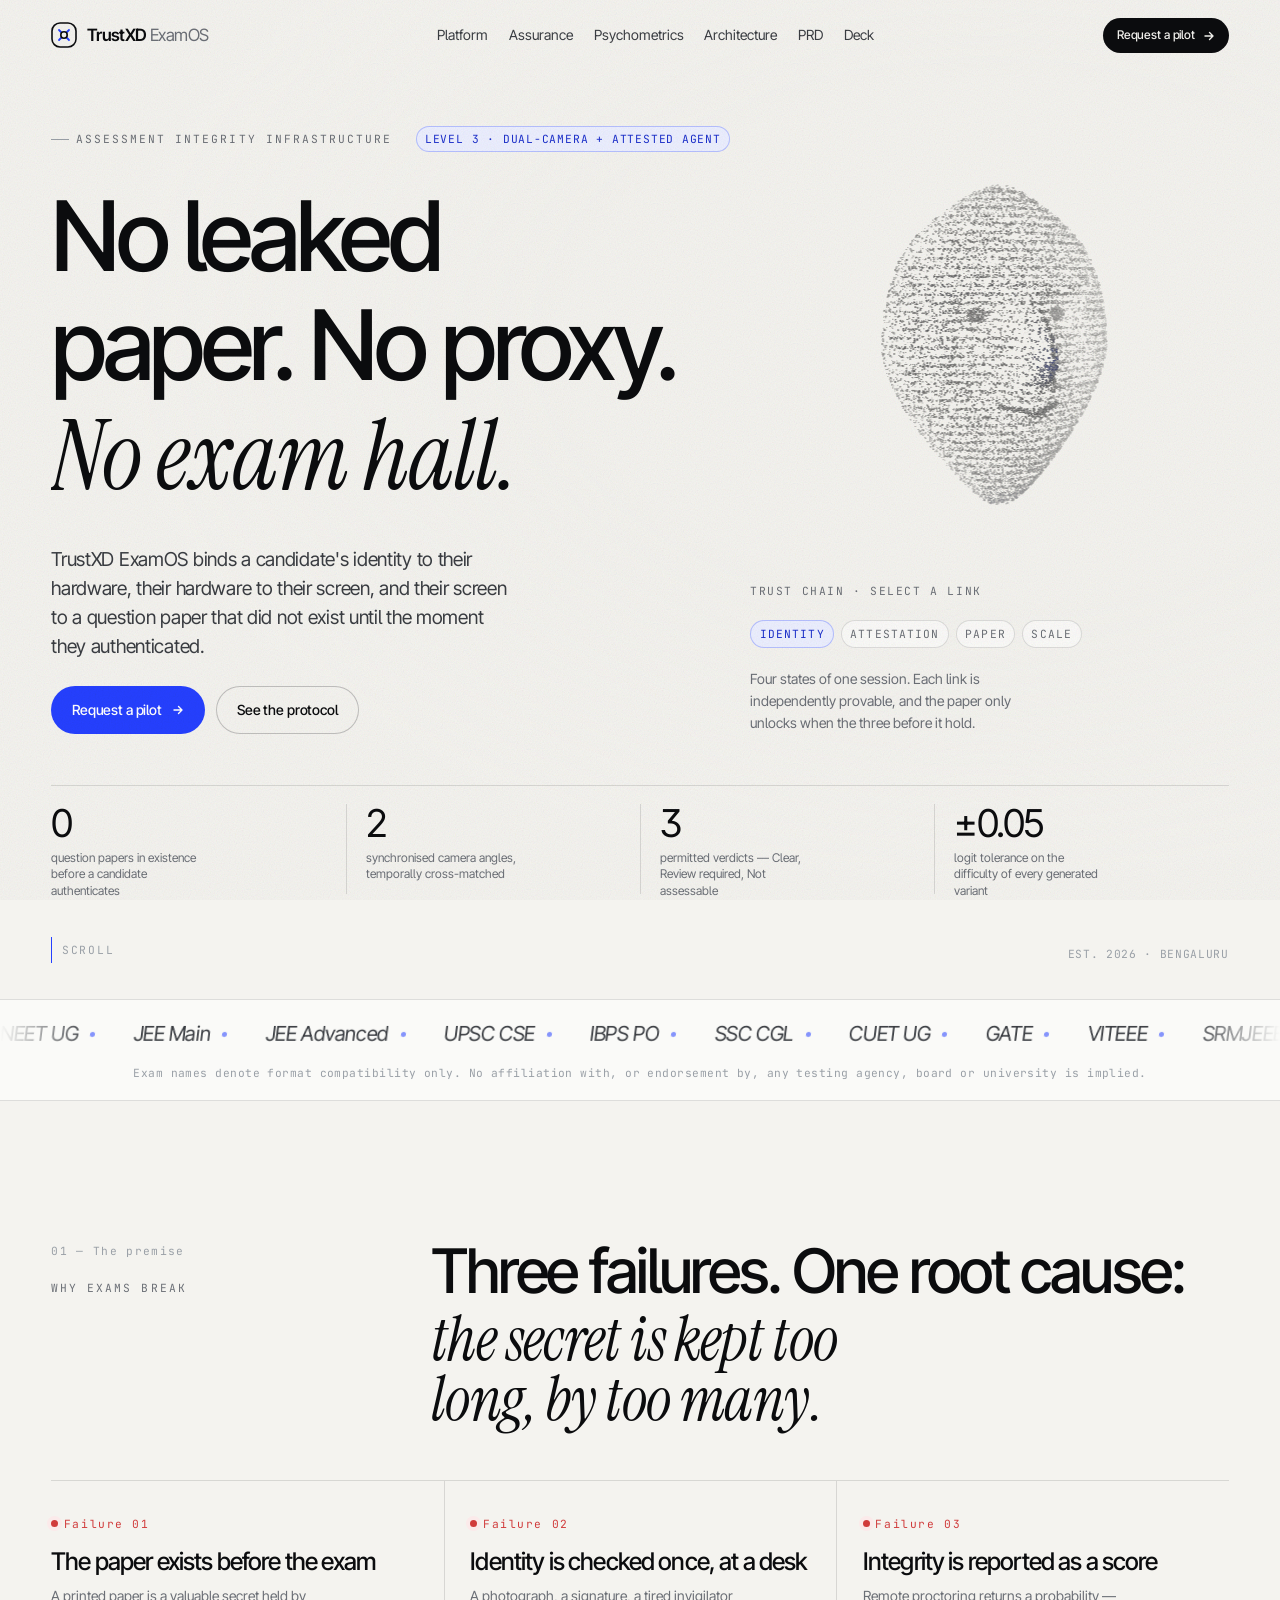
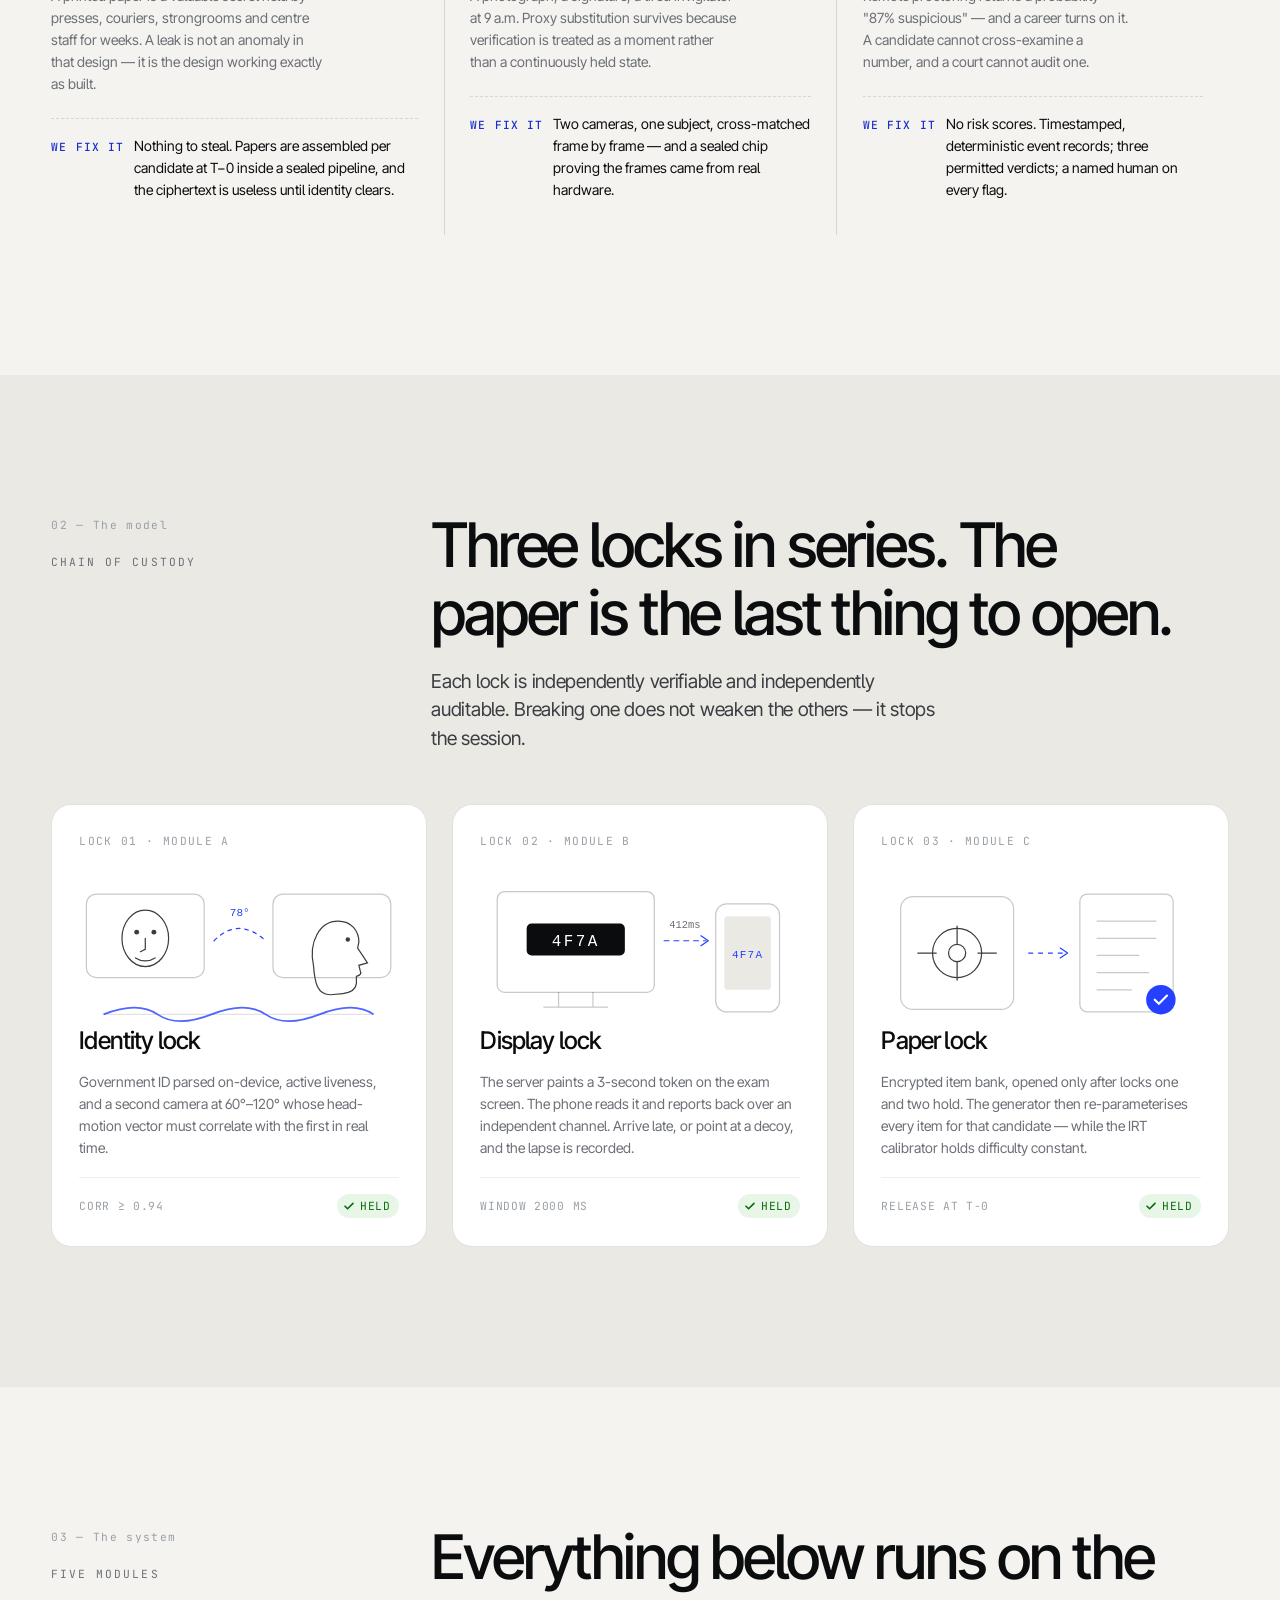
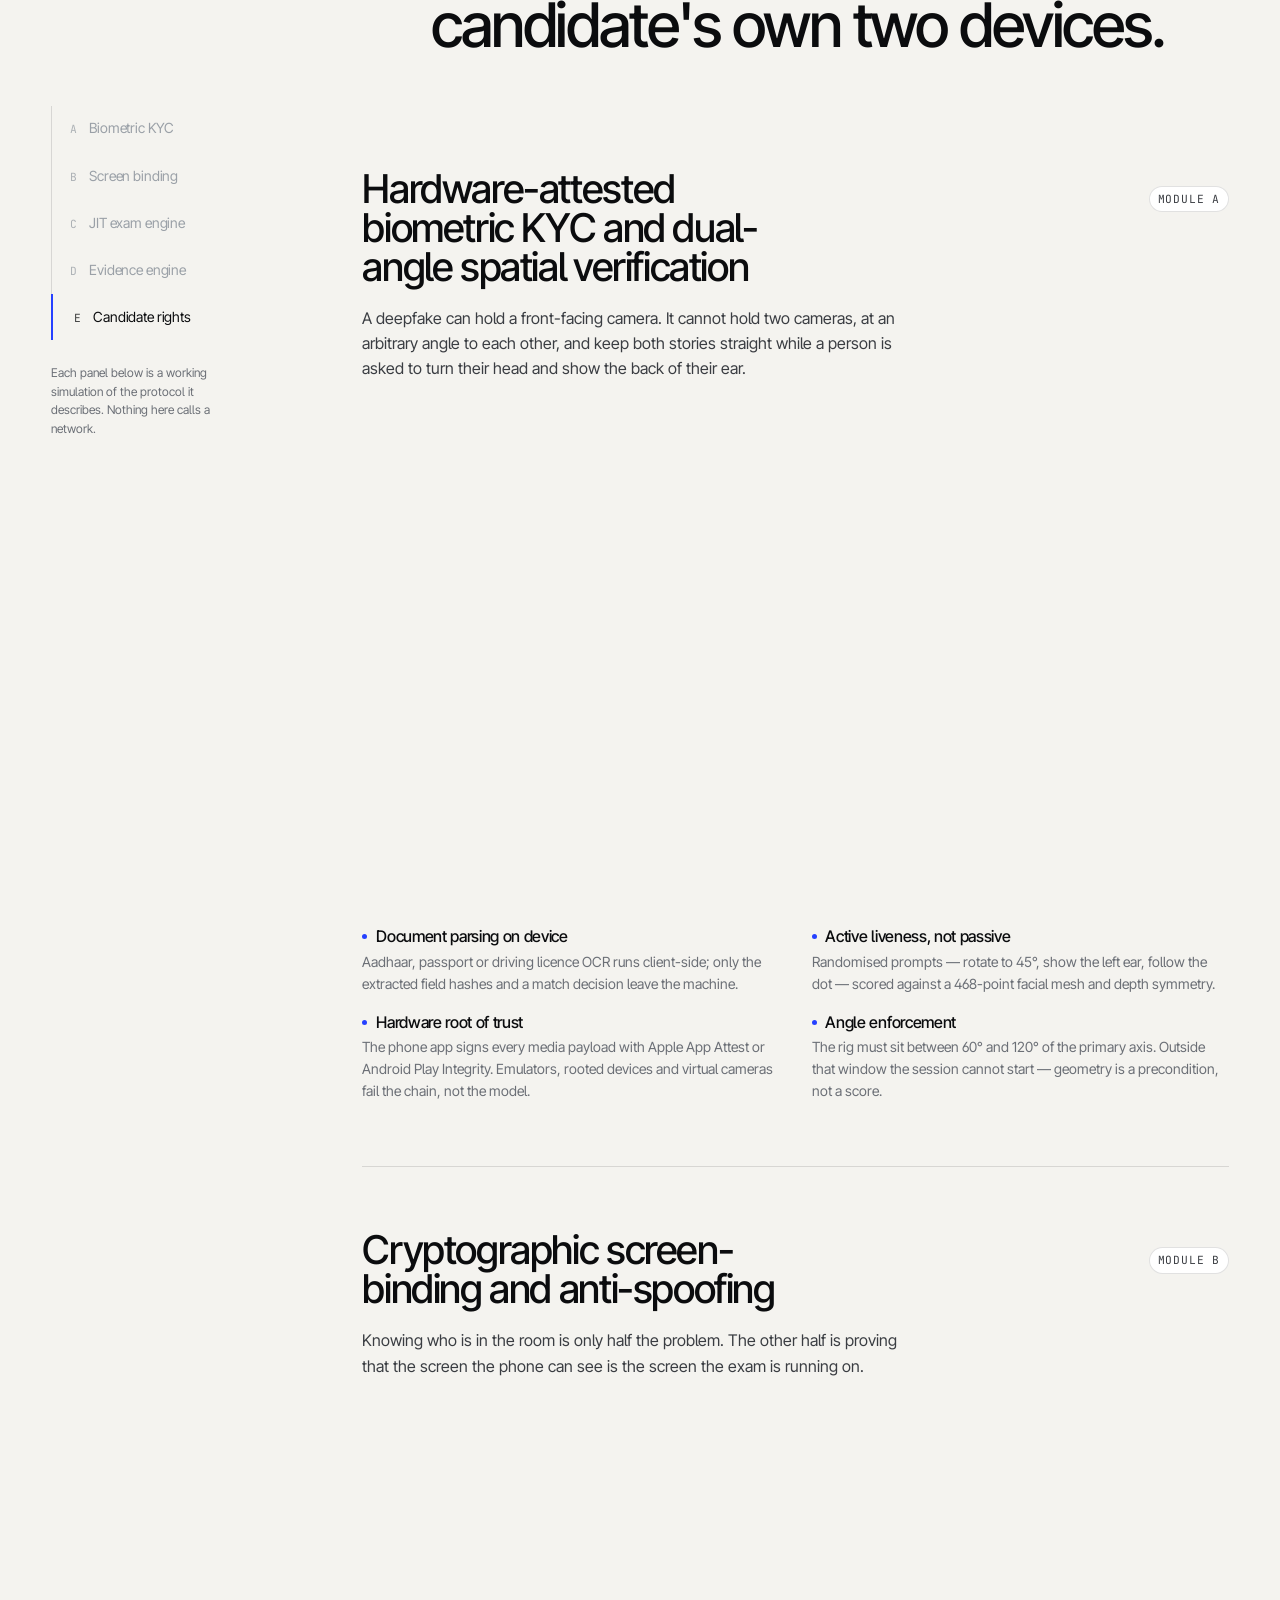
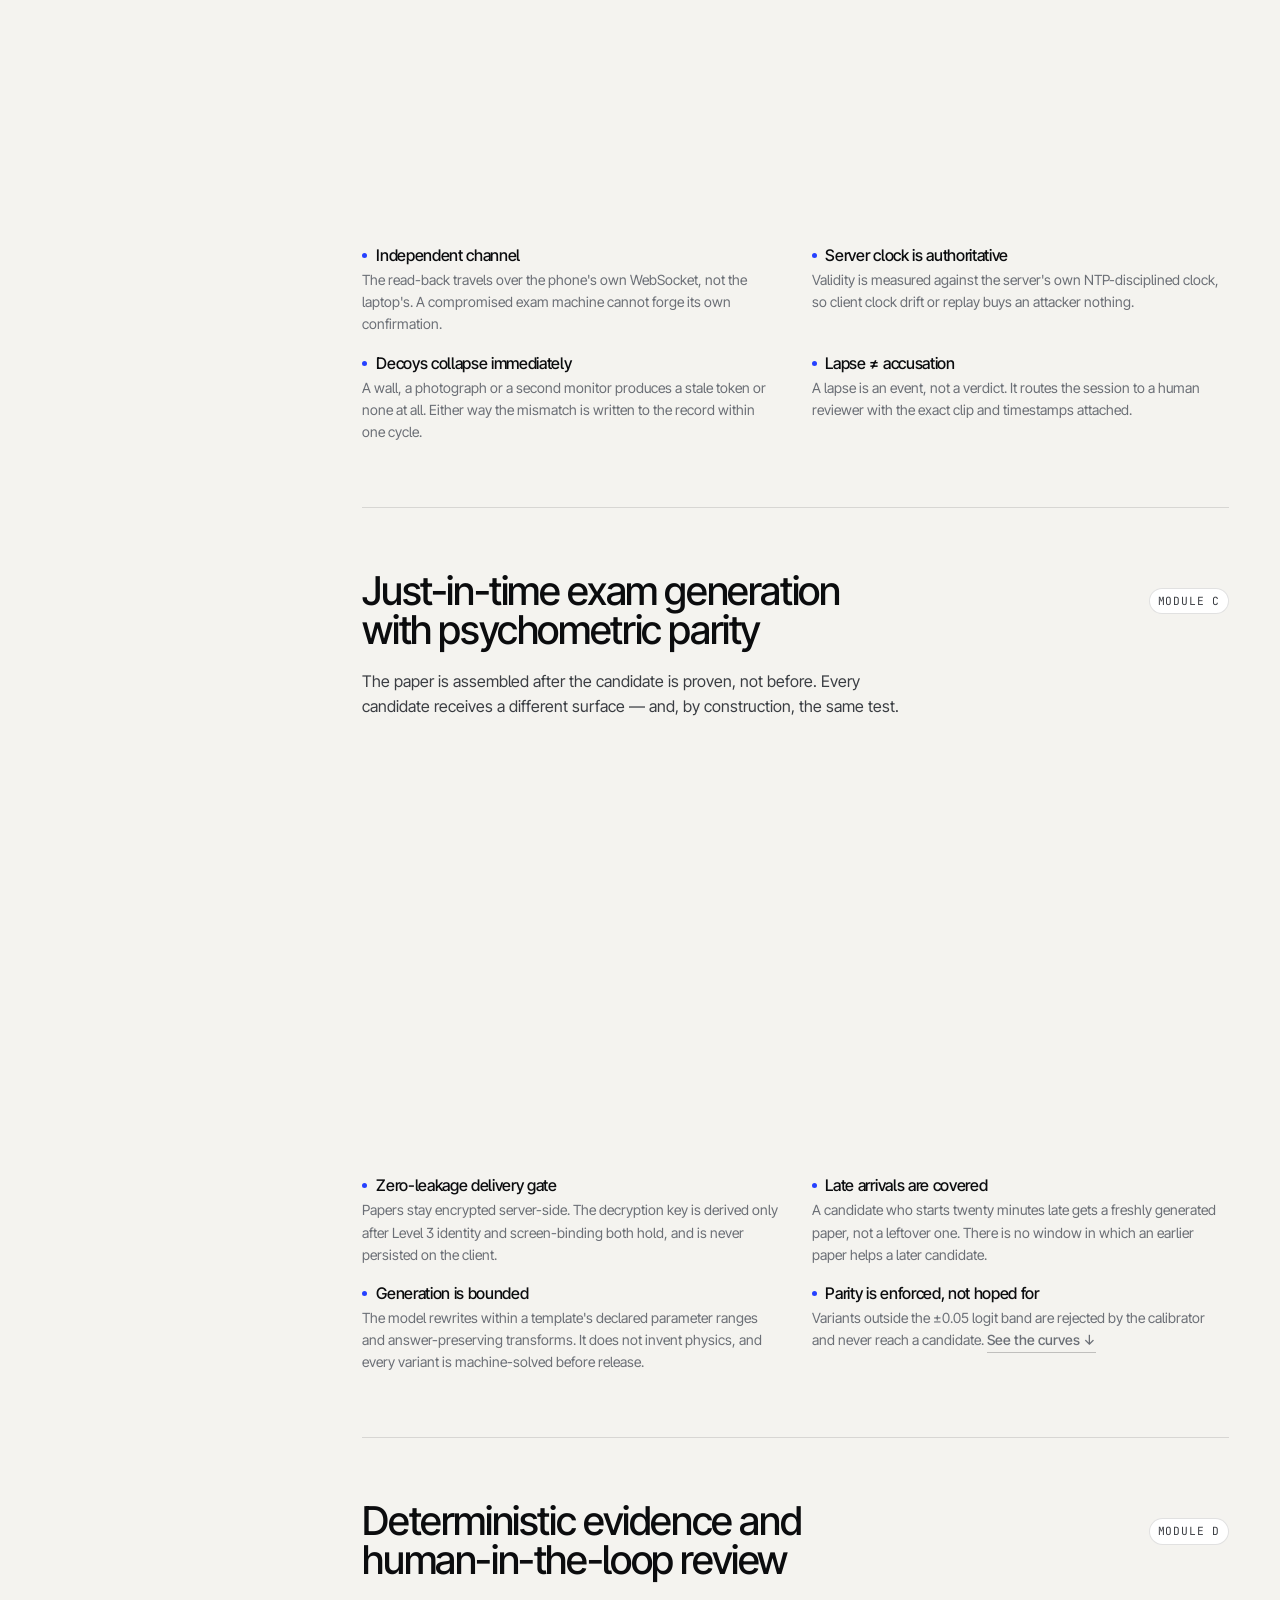
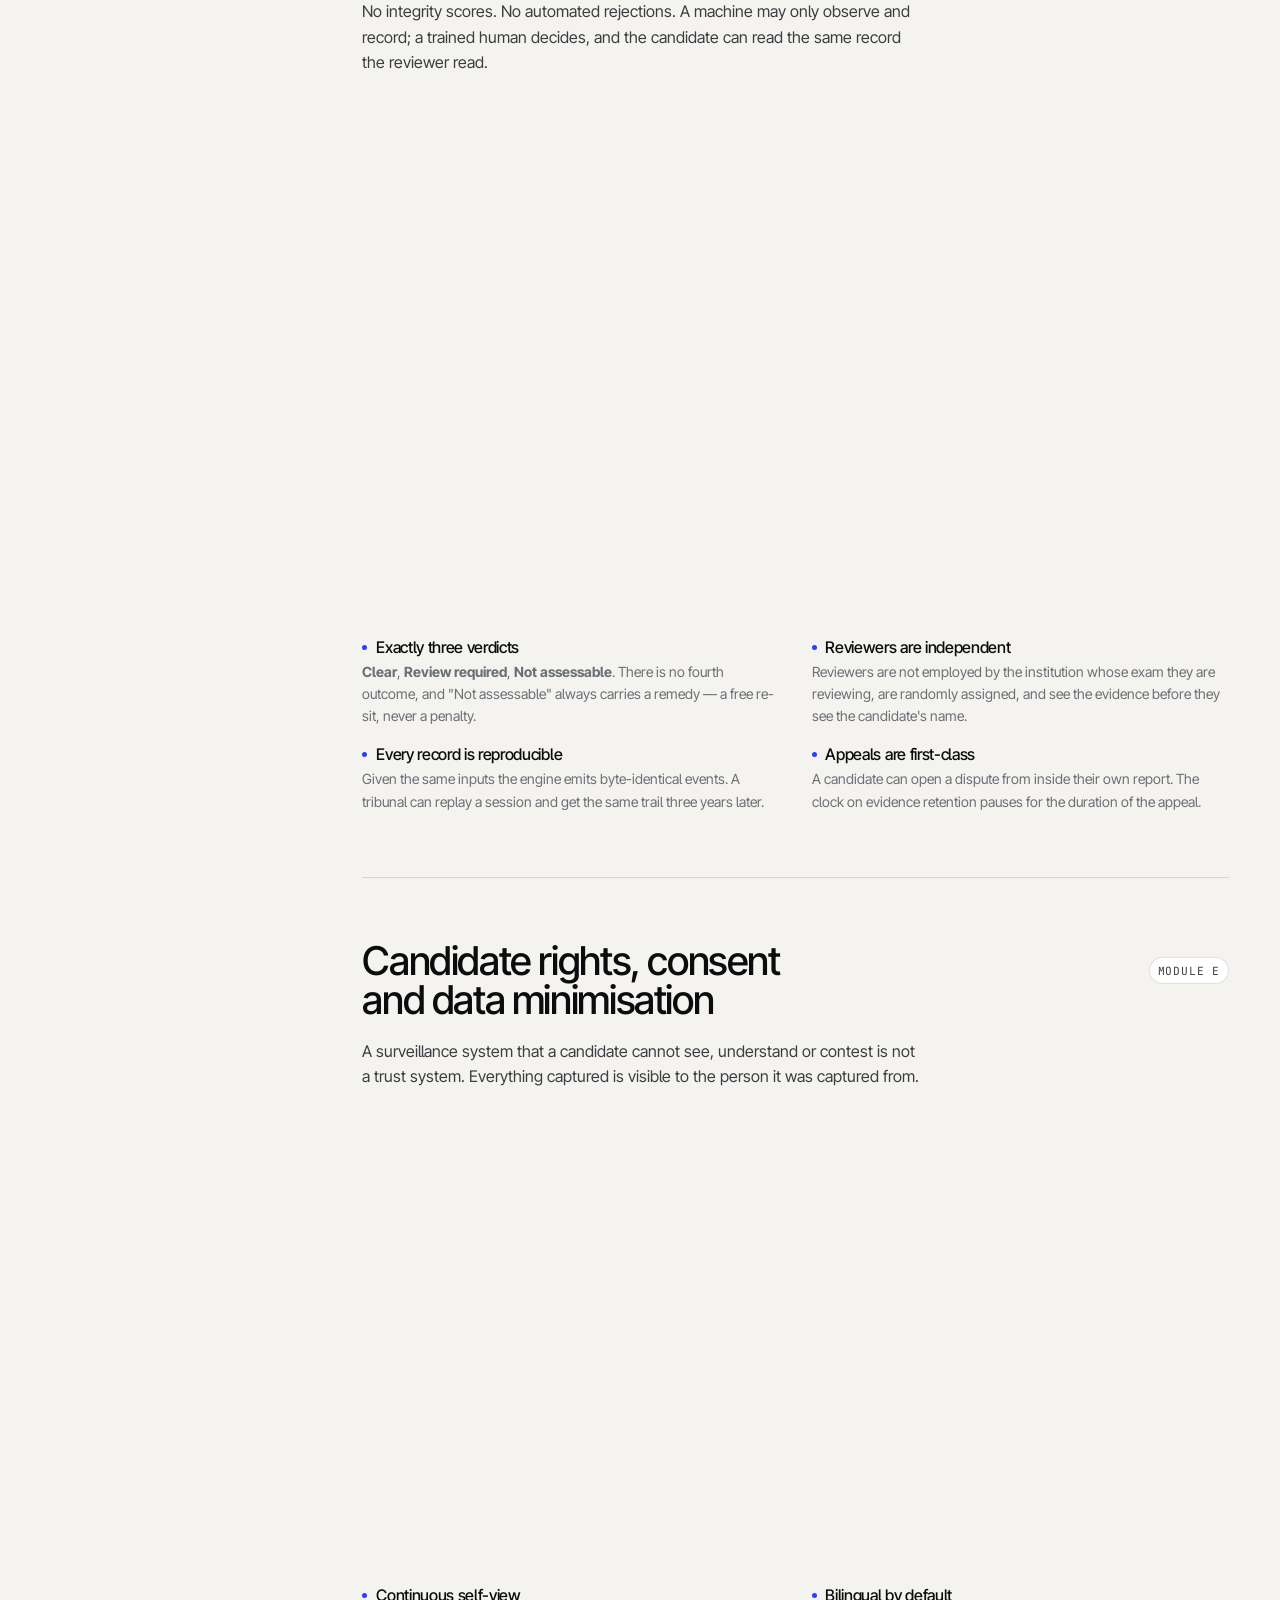
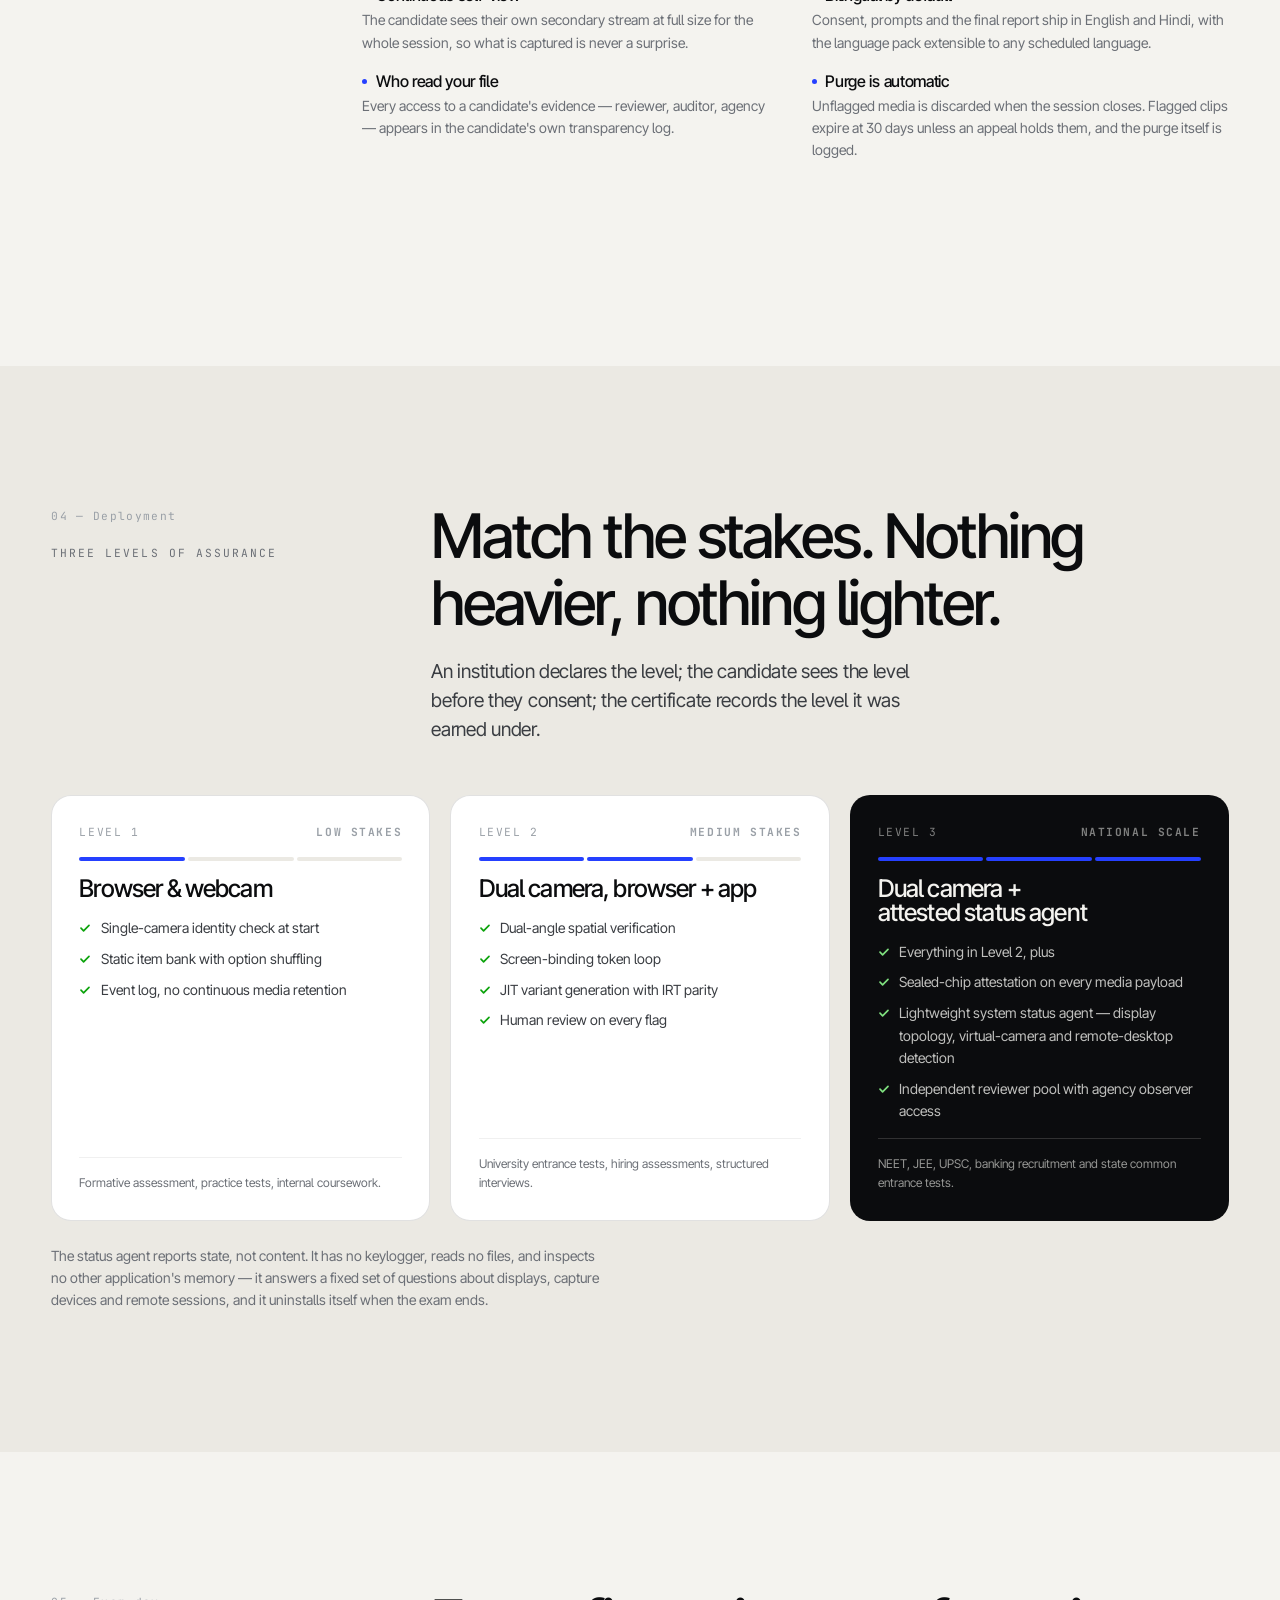
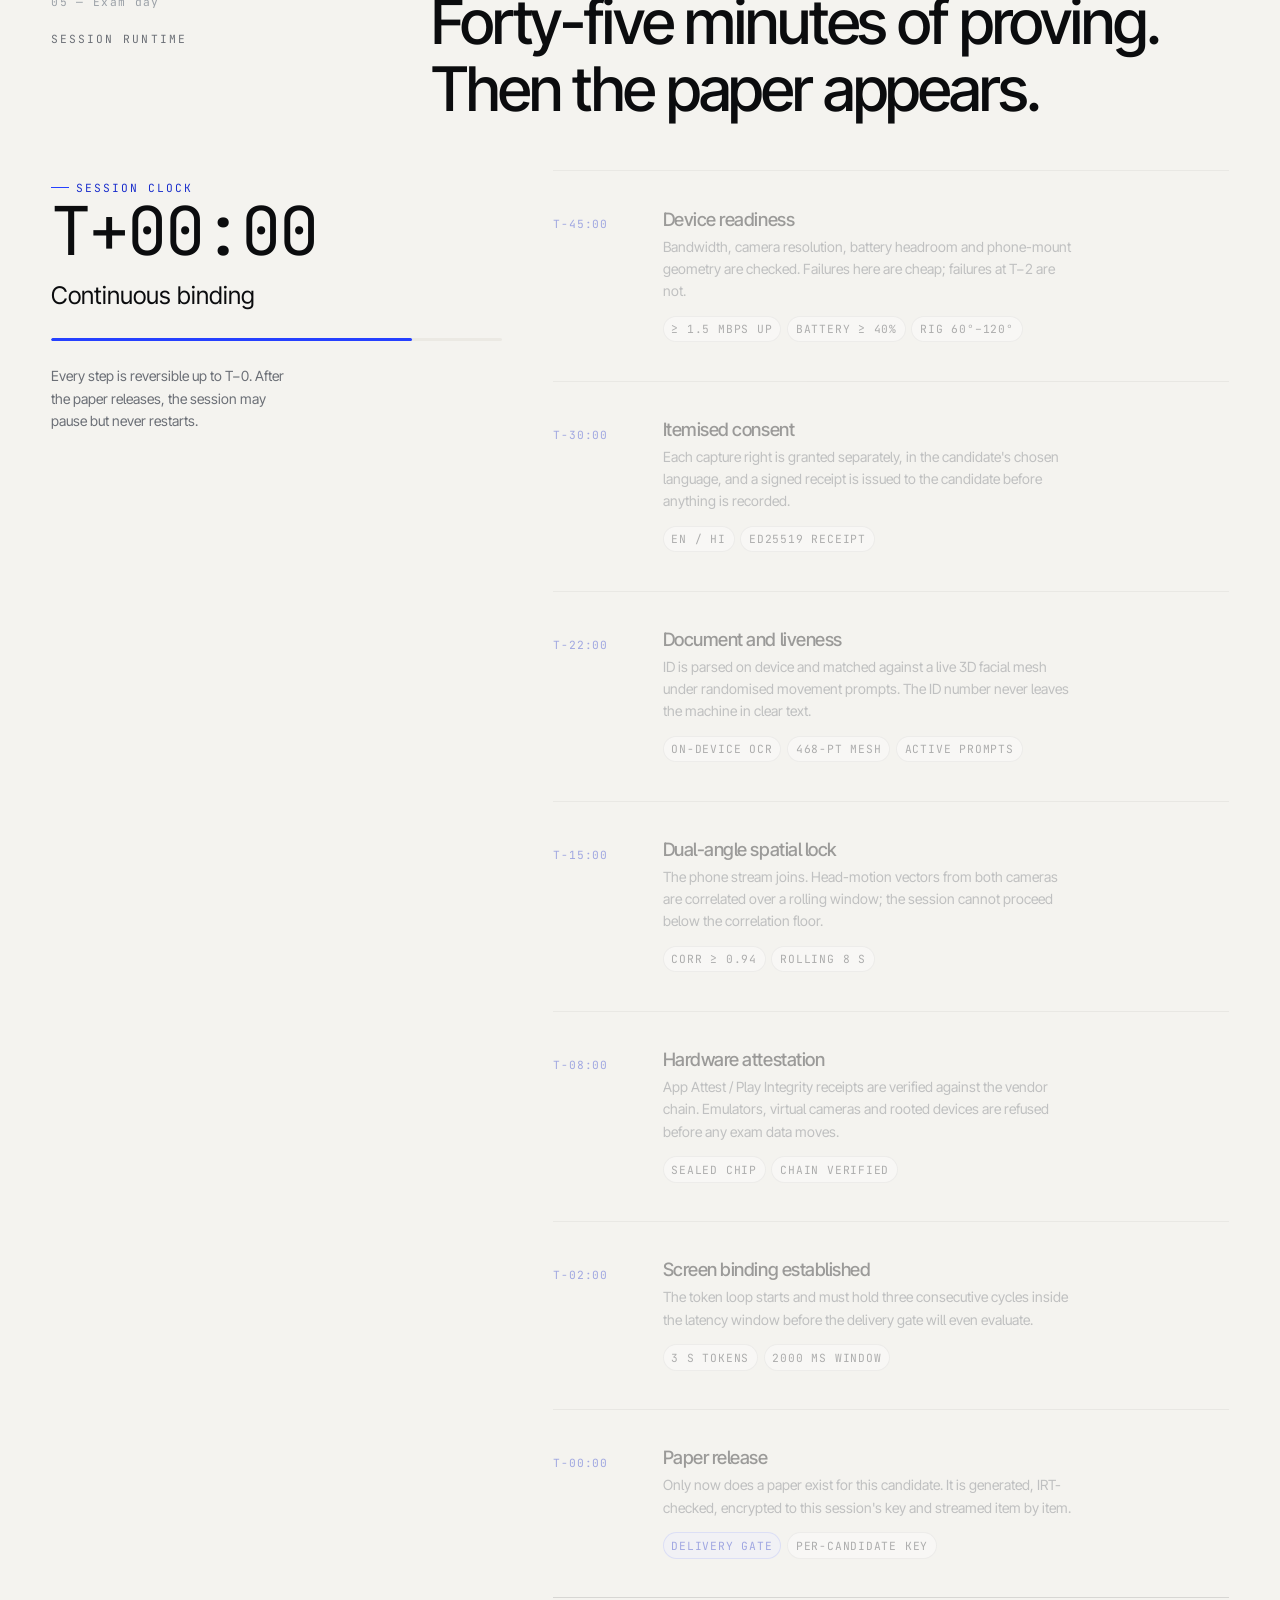
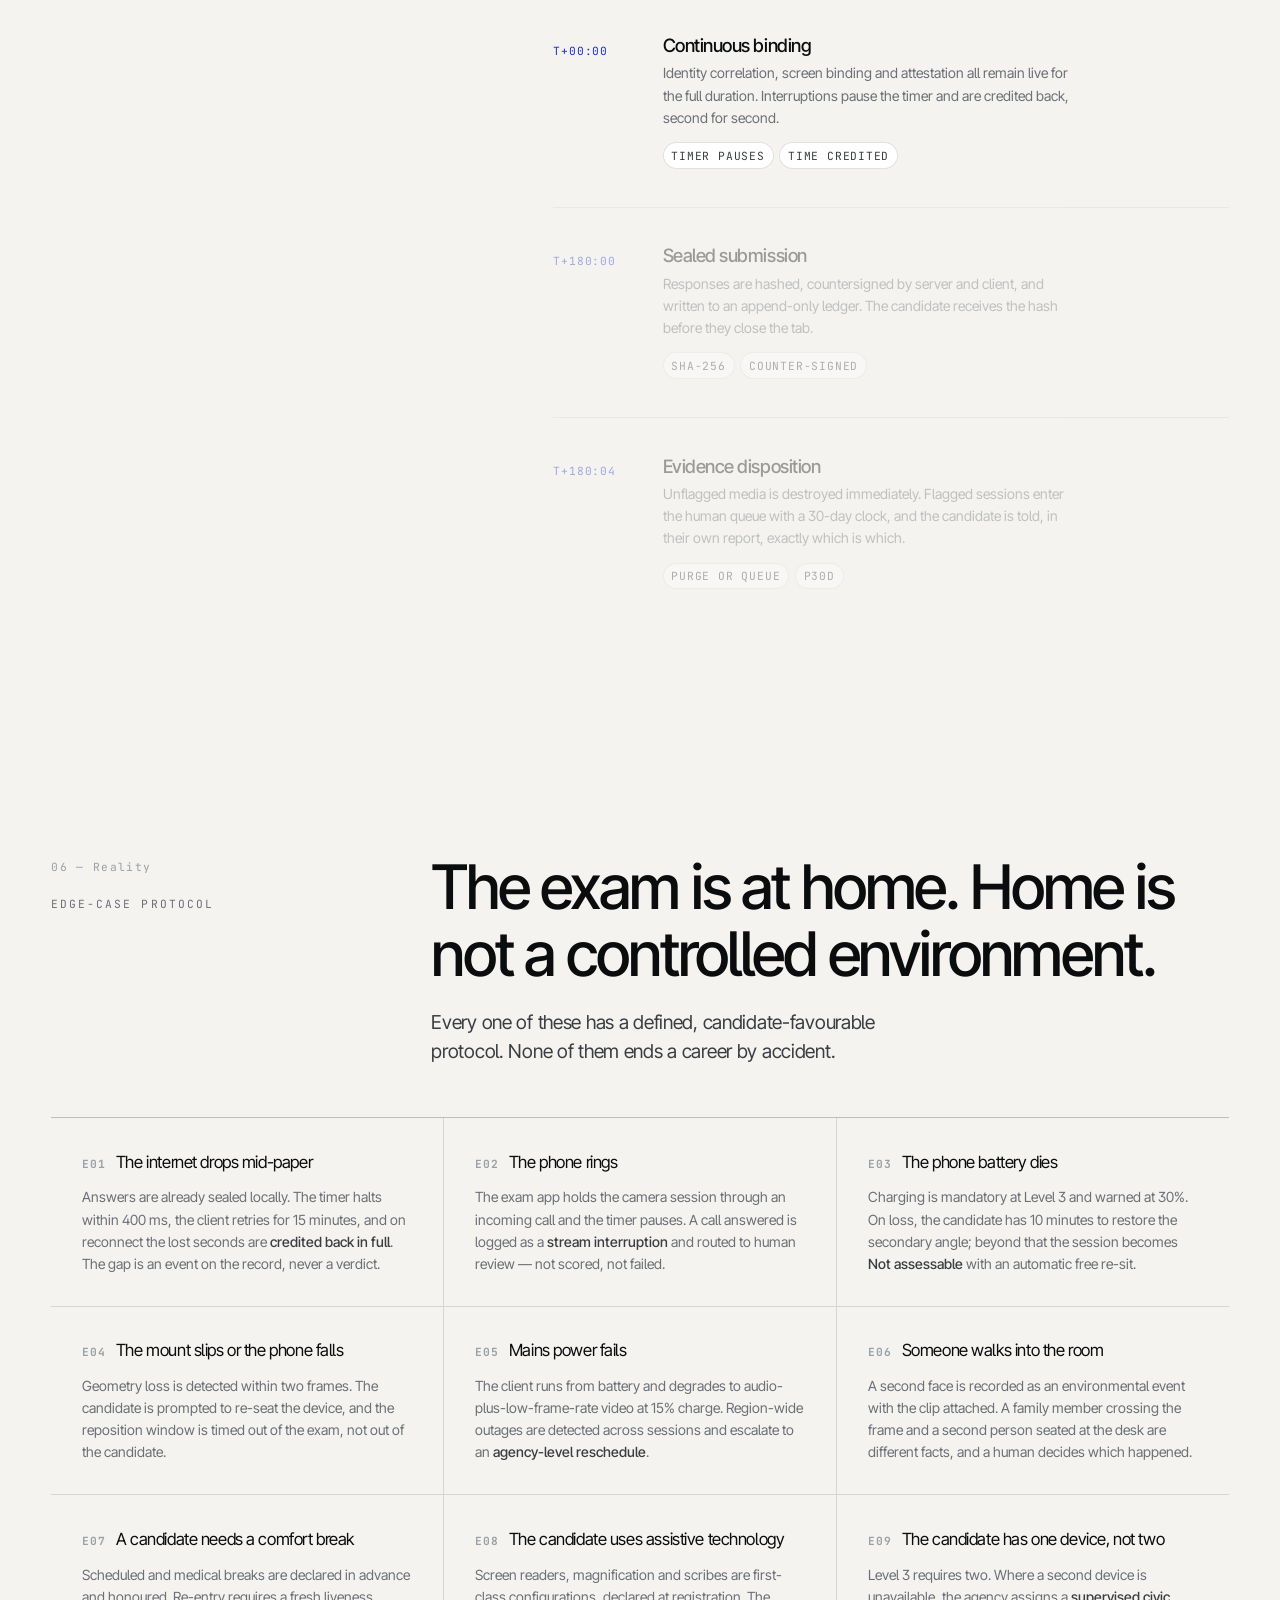
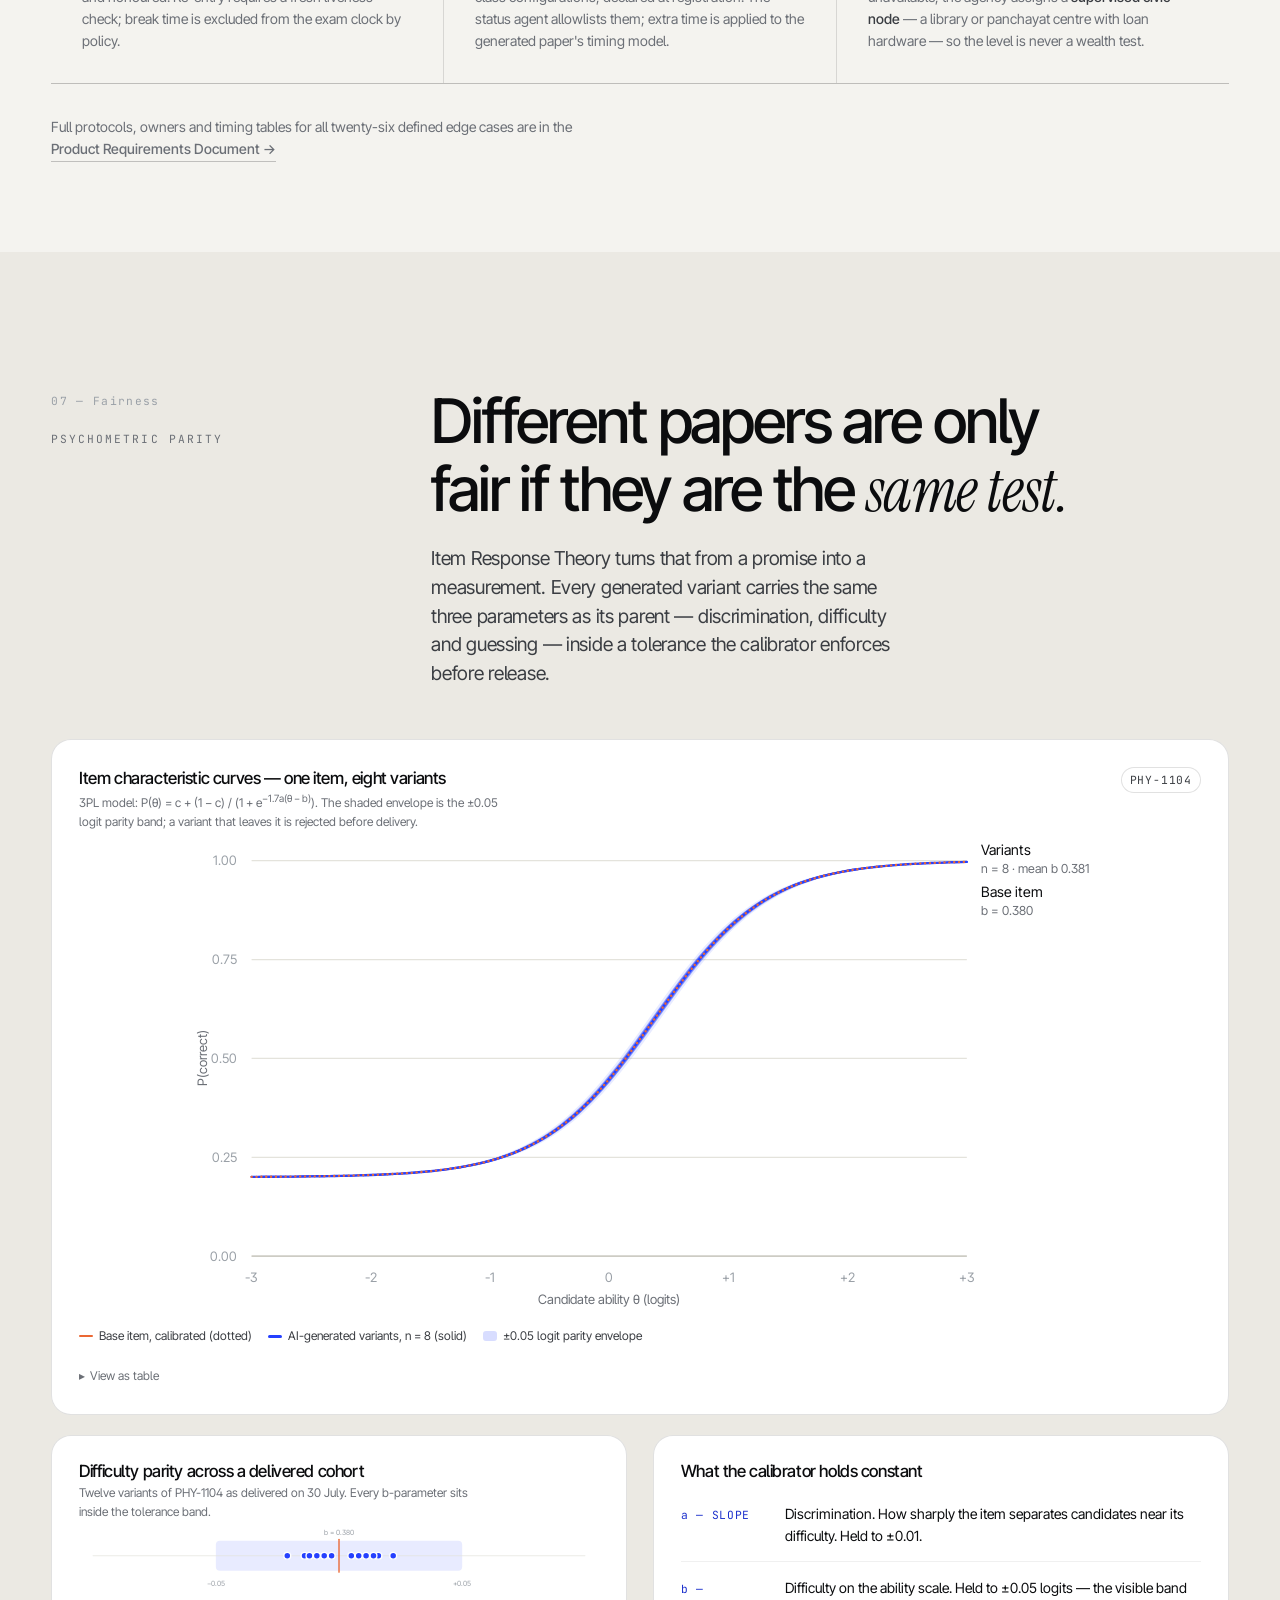
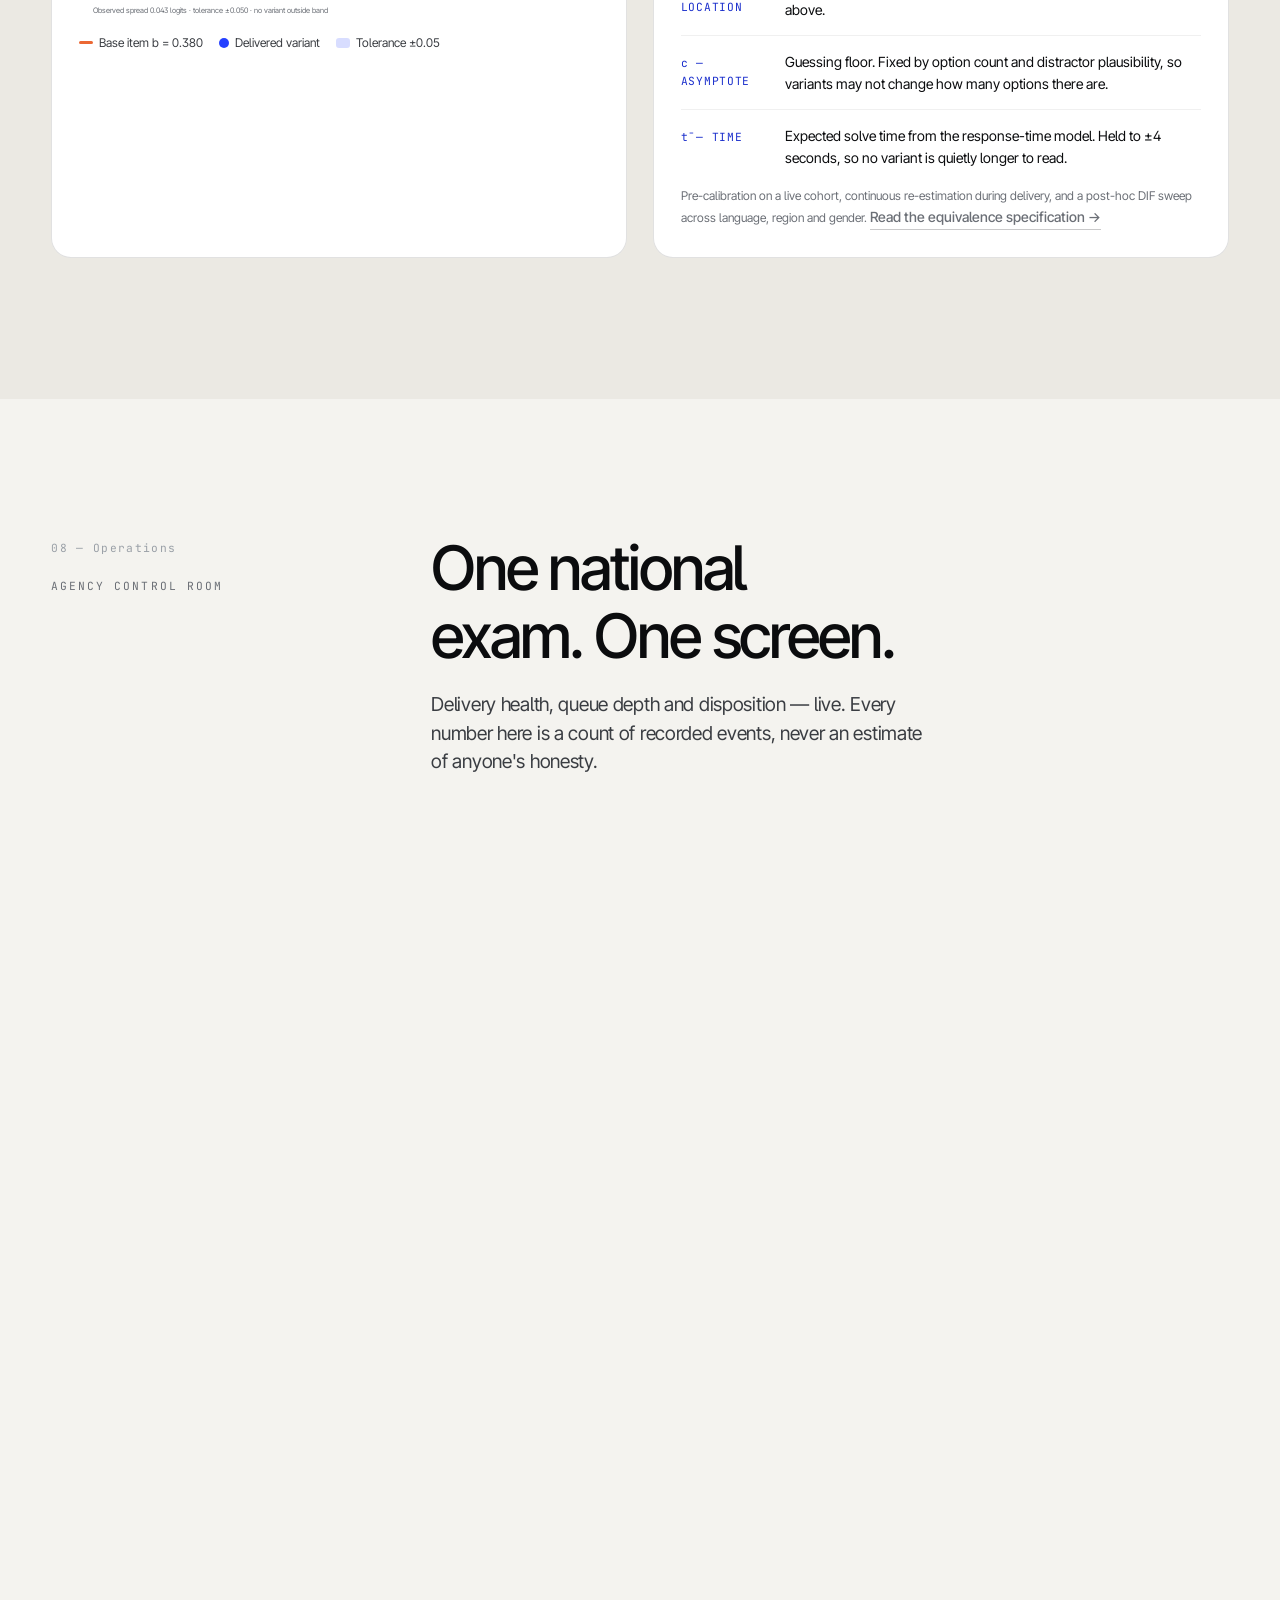
<file: index.html>
<!doctype html>
<html lang="en">
<head>
<meta charset="utf-8">
<meta name="viewport" content="width=device-width, initial-scale=1">
<title>TrustXD ExamOS — zero-leakage assessment infrastructure</title>
<meta name="description" content="TrustXD ExamOS pairs hardware-attested biometric identity with just-in-time AI paper generation, so national and university exams can be sat from home with cryptographic integrity.">
<meta name="theme-color" content="#F4F3EF">
<link rel="icon" href="data:image/svg+xml,%3Csvg xmlns='http://www.w3.org/2000/svg' viewBox='0 0 26 26'%3E%3Crect x='1' y='1' width='24' height='24' rx='8' fill='%23F4F3EF' stroke='%230B0C0E' stroke-width='1.6'/%3E%3Cpath d='M8 8l10 10M18 8L8 18' stroke='%232540FF' stroke-width='1.8' stroke-linecap='round'/%3E%3Ccircle cx='13' cy='13' r='3.2' fill='%23F4F3EF' stroke='%230B0C0E' stroke-width='1.6'/%3E%3C/svg%3E">
<link rel="preconnect" href="https://fonts.googleapis.com">
<link rel="preconnect" href="https://fonts.gstatic.com" crossorigin>
<link href="https://fonts.googleapis.com/css2?family=Inter+Tight:wght@300;400;500;600&family=Instrument+Serif:ital@0;1&family=JetBrains+Mono:wght@400;500&display=swap" rel="stylesheet">
<link rel="stylesheet" href="assets/css/core.css">
<link rel="stylesheet" href="assets/css/home.css">
</head>
<body>

<a class="skip" href="#main">Skip to content</a>
<div class="progress" aria-hidden="true"></div>
<div class="grain" aria-hidden="true"></div>
<div class="cursor" aria-hidden="true"><span class="cursor__label"></span></div>

<!-- ══════════════ NAV ══════════════ -->
<header class="nav">
  <div class="wrap nav__inner">
    <a class="brand" href="index.html" aria-label="TrustXD ExamOS home">
      <svg class="brand__mark" viewBox="0 0 26 26" aria-hidden="true">
        <rect x="1" y="1" width="24" height="24" rx="8" fill="none" stroke="currentColor" stroke-width="1.6"/>
        <path d="M8 8l10 10M18 8L8 18" stroke="#2540FF" stroke-width="1.8" stroke-linecap="round"/>
        <circle cx="13" cy="13" r="3.2" fill="var(--paper)" stroke="currentColor" stroke-width="1.6"/>
      </svg>
      <span class="brand__name"><b>TrustXD</b> <span>ExamOS</span></span>
    </a>

    <nav class="nav__links" aria-label="Primary">
      <a class="nav__link" href="#modules">Platform</a>
      <a class="nav__link" href="#levels">Assurance</a>
      <a class="nav__link" href="#parity">Psychometrics</a>
      <a class="nav__link" href="architecture.html">Architecture</a>
      <a class="nav__link" href="prd.html">PRD</a>
      <a class="nav__link" href="pitch.html">Deck</a>
    </nav>

    <div class="nav__cta">
      <a class="btn btn--sm" href="#pilot" data-magnet="0.2">Request a pilot
        <svg class="btn__arrow" width="12" height="12" viewBox="0 0 12 12" fill="none" aria-hidden="true"><path d="M2 6h8M6.5 2.5L10 6l-3.5 3.5" stroke="currentColor" stroke-width="1.4" stroke-linecap="round" stroke-linejoin="round"/></svg>
      </a>
      <button class="nav__burger" aria-label="Open menu" aria-expanded="false"><i></i></button>
    </div>
  </div>
</header>

<div class="menu" role="dialog" aria-label="Menu" aria-modal="true">
  <ul class="menu__list">
    <li class="menu__item"><a href="#modules">Platform</a></li>
    <li class="menu__item"><a href="#levels">Assurance levels</a></li>
    <li class="menu__item"><a href="#parity">Psychometrics</a></li>
    <li class="menu__item"><a href="architecture.html">Architecture</a></li>
    <li class="menu__item"><a href="prd.html">Product requirements</a></li>
    <li class="menu__item"><a href="pitch.html">Pitch deck</a></li>
  </ul>
  <div class="menu__foot">
    <p class="mono muted">TRUSTXD EXAMOS · <span data-year></span></p>
    <a class="btn btn--accent btn--sm" href="#pilot">Request a pilot</a>
  </div>
</div>

<main id="main">

<!-- ══════════════ HERO ══════════════ -->
<section class="hero">
  <canvas class="hero__canvas" id="heroCanvas" aria-hidden="true"></canvas>

  <div class="wrap hero__inner">
    <div class="hero__top">
      <span class="kicker">Assessment integrity infrastructure</span>
      <span class="chip chip--accent">Level 3 · dual-camera + attested agent</span>
    </div>

    <h1 class="t-hero" data-split>No leaked paper. No proxy. <em class="ital">No exam hall.</em></h1>

    <div class="hero__body">
      <div>
        <p class="lead" data-rise style="--d:.5s">
          TrustXD ExamOS binds a candidate's identity to their hardware, their hardware to
          their screen, and their screen to a question paper that did not exist until the
          moment they authenticated.
        </p>
        <div class="hero__actions" data-rise style="--d:.62s">
          <a class="btn btn--accent" href="#pilot" data-magnet="0.22">Request a pilot
            <svg class="btn__arrow" width="12" height="12" viewBox="0 0 12 12" fill="none" aria-hidden="true"><path d="M2 6h8M6.5 2.5L10 6l-3.5 3.5" stroke="currentColor" stroke-width="1.4" stroke-linecap="round" stroke-linejoin="round"/></svg>
          </a>
          <a class="btn btn--ghost" href="#modules">See the protocol</a>
        </div>
      </div>

      <div class="hero__side" data-rise style="--d:.74s">
        <p class="mono muted" style="letter-spacing:.14em">TRUST CHAIN · SELECT A LINK</p>
        <div class="morphs" role="group" aria-label="Trust chain visualisation">
          <button class="morph-btn" type="button" aria-pressed="true">Identity<i class="morph-btn__bar"></i></button>
          <button class="morph-btn" type="button" aria-pressed="false">Attestation<i class="morph-btn__bar"></i></button>
          <button class="morph-btn" type="button" aria-pressed="false">Paper<i class="morph-btn__bar"></i></button>
          <button class="morph-btn" type="button" aria-pressed="false">Scale<i class="morph-btn__bar"></i></button>
        </div>
        <p class="muted" style="font-size:var(--t-sm);max-width:34ch">
          Four states of one session. Each link is independently provable, and the paper
          only unlocks when the three before it hold.
        </p>
      </div>
    </div>

    <div class="statrail" data-stagger="0.08">
      <div class="statrail__i">
        <span class="statrail__v">0</span>
        <span class="statrail__k">question papers in existence before a candidate authenticates</span>
      </div>
      <div class="statrail__i">
        <span class="statrail__v">2</span>
        <span class="statrail__k">synchronised camera angles, temporally cross-matched</span>
      </div>
      <div class="statrail__i">
        <span class="statrail__v">3</span>
        <span class="statrail__k">permitted verdicts — Clear, Review required, Not assessable</span>
      </div>
      <div class="statrail__i">
        <span class="statrail__v">±0.05</span>
        <span class="statrail__k">logit tolerance on the difficulty of every generated variant</span>
      </div>
    </div>

    <div style="display:flex;justify-content:space-between;align-items:end;padding-top:clamp(1.5rem,3vw,2.5rem);gap:1rem;flex-wrap:wrap">
      <span class="scrollcue"><i></i> Scroll</span>
      <span class="mono dim">EST. 2026 · BENGALURU</span>
    </div>
  </div>
</section>

<!-- ══════════════ TICKER ══════════════ -->
<section class="ticker" aria-label="Exam formats supported">
  <div class="marquee">
    <div class="marquee__track">
      <span class="ticker__item">NEET UG</span><span class="ticker__item">JEE Main</span>
      <span class="ticker__item">JEE Advanced</span><span class="ticker__item">UPSC CSE</span>
      <span class="ticker__item">IBPS PO</span><span class="ticker__item">SSC CGL</span>
      <span class="ticker__item">CUET UG</span><span class="ticker__item">GATE</span>
      <span class="ticker__item">VITEEE</span><span class="ticker__item">SRMJEEE</span>
      <span class="ticker__item">MET</span><span class="ticker__item">CAT</span>
      <span class="ticker__item">State CETs</span>
    </div>
  </div>
  <div class="wrap ticker__note">
    <p class="mono dim" style="text-transform:none;letter-spacing:.04em">
      Exam names denote format compatibility only. No affiliation with, or endorsement by, any testing agency, board or university is implied.
    </p>
  </div>
</section>

<!-- ══════════════ 01 · FAILURE MODES ══════════════ -->
<section class="section" id="problem">
  <div class="wrap">
    <div class="sec-head">
      <div class="sec-head__side">
        <span class="sec-head__num">01 — The premise</span>
        <span class="kicker kicker--plain muted">Why exams break</span>
      </div>
      <h2 class="t-d1" data-split>Three failures. One root cause: <em class="ital">the secret is kept too long, by too many.</em></h2>
    </div>

    <div class="fail" data-stagger="0.1">
      <article class="fail__i">
        <span class="fail__n">Failure 01</span>
        <h3 class="fail__h">The paper exists before the exam</h3>
        <p class="fail__p">A printed paper is a valuable secret held by presses, couriers, strongrooms and centre staff for weeks. A leak is not an anomaly in that design — it is the design working exactly as built.</p>
        <p class="fail__fix"><b>We fix it</b> <span>Nothing to steal. Papers are assembled per candidate at T−0 inside a sealed pipeline, and the ciphertext is useless until identity clears.</span></p>
      </article>
      <article class="fail__i">
        <span class="fail__n">Failure 02</span>
        <h3 class="fail__h">Identity is checked once, at a desk</h3>
        <p class="fail__p">A photograph, a signature, a tired invigilator at 9 a.m. Proxy substitution survives because verification is treated as a moment rather than a continuously held state.</p>
        <p class="fail__fix"><b>We fix it</b> <span>Two cameras, one subject, cross-matched frame by frame — and a sealed chip proving the frames came from real hardware.</span></p>
      </article>
      <article class="fail__i">
        <span class="fail__n">Failure 03</span>
        <h3 class="fail__h">Integrity is reported as a score</h3>
        <p class="fail__p">Remote proctoring returns a probability — "87% suspicious" — and a career turns on it. A candidate cannot cross-examine a number, and a court cannot audit one.</p>
        <p class="fail__fix"><b>We fix it</b> <span>No risk scores. Timestamped, deterministic event records; three permitted verdicts; a named human on every flag.</span></p>
      </article>
    </div>
  </div>
</section>

<!-- ══════════════ 02 · THREE LOCKS ══════════════ -->
<section class="section section--sunk" id="locks">
  <div class="wrap">
    <div class="sec-head">
      <div class="sec-head__side">
        <span class="sec-head__num">02 — The model</span>
        <span class="kicker kicker--plain muted">Chain of custody</span>
      </div>
      <div>
        <h2 class="t-d1" data-split>Three locks in series. The paper is the last thing to open.</h2>
        <p class="lead" style="margin-top:1.5rem" data-rise>Each lock is independently verifiable and independently auditable. Breaking one does not weaken the others — it stops the session.</p>
      </div>
    </div>

    <div class="locks" data-stagger="0.09">
      <article class="lock">
        <span class="card__label">Lock 01 · Module A</span>
        <div class="lock__viz">
          <svg viewBox="0 0 260 132" fill="none" aria-hidden="true">
            <rect x="6" y="18" width="96" height="68" rx="8" stroke="var(--line-strong)"/>
            <rect x="158" y="18" width="96" height="68" rx="8" stroke="var(--line-strong)"/>
            <ellipse cx="54" cy="54" rx="19" ry="23" stroke="var(--ink-2)"/>
            <circle cx="47" cy="49" r="2" fill="var(--ink-2)"/><circle cx="61" cy="49" r="2" fill="var(--ink-2)"/>
            <path d="M54 54v9l-4 2" stroke="var(--ink-2)" stroke-linecap="round"/>
            <path d="M46 70q8 5 16 0" stroke="var(--ink-2)" stroke-linecap="round"/>
            <path d="M191 76c-4-19 5-36 20-36 11 0 17 8 17 17l-1 5 8 12-7 2 1 4q2 4-3 5v6q-1 7-11 8l-10 1c-11 0-13-10-14-24z" stroke="var(--ink-2)"/>
            <circle cx="219" cy="55" r="1.8" fill="var(--ink-2)"/>
            <path d="M110 56q20-20 42 0" stroke="#2540FF" stroke-dasharray="3 4" stroke-linecap="round"/>
            <text x="131" y="36" font-size="9" fill="#2540FF" text-anchor="middle" font-family="monospace">78°</text>
            <path d="M20 116h220" stroke="var(--line)"/>
            <path d="M20 116q28-11 44 0t44 0 44 0 44 0 44 0" stroke="#2540FF" stroke-width="1.4" opacity=".8"/>
          </svg>
        </div>
        <h3>Identity lock</h3>
        <p>Government ID parsed on-device, active liveness, and a second camera at 60°–120° whose head-motion vector must correlate with the first in real time.</p>
        <div class="lock__foot">
          <span class="mono dim">CORR ≥ 0.94</span>
          <span class="verdict verdict--clear"><svg class="verdict__ico" viewBox="0 0 12 12" aria-hidden="true"><path d="M2 6.2l2.6 2.6L10 3.4" fill="none" stroke="currentColor" stroke-width="1.6" stroke-linecap="round" stroke-linejoin="round"/></svg>Held</span>
        </div>
      </article>

      <article class="lock">
        <span class="card__label">Lock 02 · Module B</span>
        <div class="lock__viz">
          <svg viewBox="0 0 260 132" fill="none" aria-hidden="true">
            <rect x="14" y="16" width="128" height="82" rx="6" stroke="var(--line-strong)"/>
            <path d="M64 98v12h28V98M52 110h52" stroke="var(--line-strong)" stroke-linecap="round"/>
            <rect x="38" y="42" width="80" height="26" rx="4" fill="#0B0C0E"/>
            <text x="78" y="60" font-size="13" fill="#fff" text-anchor="middle" font-family="monospace" letter-spacing="2">4F7A</text>
            <rect x="192" y="26" width="52" height="88" rx="9" stroke="var(--line-strong)"/>
            <rect x="199" y="36" width="38" height="60" rx="3" fill="var(--paper-sunk)"/>
            <text x="218" y="70" font-size="9" fill="#2540FF" text-anchor="middle" font-family="monospace" letter-spacing="1">4F7A</text>
            <path d="M150 56h34" stroke="#2540FF" stroke-dasharray="4 4" stroke-linecap="round"/>
            <path d="M180 52l6 4-6 4" stroke="#2540FF" stroke-linecap="round" stroke-linejoin="round"/>
            <text x="167" y="46" font-size="8.5" fill="var(--ink-3)" text-anchor="middle" font-family="monospace">412ms</text>
          </svg>
        </div>
        <h3>Display lock</h3>
        <p>The server paints a 3-second token on the exam screen. The phone reads it and reports back over an independent channel. Arrive late, or point at a decoy, and the lapse is recorded.</p>
        <div class="lock__foot">
          <span class="mono dim">WINDOW 2000 MS</span>
          <span class="verdict verdict--clear"><svg class="verdict__ico" viewBox="0 0 12 12" aria-hidden="true"><path d="M2 6.2l2.6 2.6L10 3.4" fill="none" stroke="currentColor" stroke-width="1.6" stroke-linecap="round" stroke-linejoin="round"/></svg>Held</span>
        </div>
      </article>

      <article class="lock">
        <span class="card__label">Lock 03 · Module C</span>
        <div class="lock__viz">
          <svg viewBox="0 0 260 132" fill="none" aria-hidden="true">
            <rect x="16" y="20" width="92" height="92" rx="10" stroke="var(--line-strong)"/>
            <circle cx="62" cy="66" r="20" stroke="var(--ink-2)"/>
            <circle cx="62" cy="66" r="7" stroke="var(--ink-2)"/>
            <path d="M62 59V44M62 88V73M45 66H30M94 66H79" stroke="var(--ink-2)" stroke-linecap="round"/>
            <path d="M120 66h30" stroke="#2540FF" stroke-dasharray="4 4"/>
            <path d="M146 62l6 4-6 4" stroke="#2540FF" stroke-linecap="round" stroke-linejoin="round"/>
            <rect x="162" y="18" width="76" height="96" rx="6" fill="#fff" stroke="var(--line-strong)"/>
            <path d="M176 40h48M176 54h48M176 68h34M176 82h42M176 96h28" stroke="var(--line-strong)" stroke-linecap="round"/>
            <circle cx="228" cy="104" r="12" fill="#2540FF"/>
            <path d="M223 104l3.4 3.4L233 100.6" stroke="#fff" stroke-width="1.7" stroke-linecap="round" stroke-linejoin="round"/>
          </svg>
        </div>
        <h3>Paper lock</h3>
        <p>Encrypted item bank, opened only after locks one and two hold. The generator then re-parameterises every item for that candidate — while the IRT calibrator holds difficulty constant.</p>
        <div class="lock__foot">
          <span class="mono dim">RELEASE AT T−0</span>
          <span class="verdict verdict--clear"><svg class="verdict__ico" viewBox="0 0 12 12" aria-hidden="true"><path d="M2 6.2l2.6 2.6L10 3.4" fill="none" stroke="currentColor" stroke-width="1.6" stroke-linecap="round" stroke-linejoin="round"/></svg>Held</span>
        </div>
      </article>
    </div>
  </div>
</section>

<!-- ══════════════ 03 · MODULES ══════════════ -->
<section class="section" id="modules">
  <div class="wrap">
    <div class="sec-head">
      <div class="sec-head__side">
        <span class="sec-head__num">03 — The system</span>
        <span class="kicker kicker--plain muted">Five modules</span>
      </div>
      <h2 class="t-d1" data-split>Everything below runs on the candidate's own two devices.</h2>
    </div>

    <div class="mods">
      <aside class="mods__rail">
        <nav class="mods__nav" aria-label="Modules">
          <a class="mods__navbtn is-active" href="#mod-a"><span>A</span> Biometric KYC</a>
          <a class="mods__navbtn" href="#mod-b"><span>B</span> Screen binding</a>
          <a class="mods__navbtn" href="#mod-c"><span>C</span> JIT exam engine</a>
          <a class="mods__navbtn" href="#mod-d"><span>D</span> Evidence engine</a>
          <a class="mods__navbtn" href="#mod-e"><span>E</span> Candidate rights</a>
        </nav>
        <p class="muted" style="font-size:var(--t-xs);margin-top:1.5rem;max-width:24ch">
          Each panel below is a working simulation of the protocol it describes. Nothing here calls a network.
        </p>
      </aside>

      <div>
        <!-- ---------- MODULE A ---------- -->
        <article class="mod" id="mod-a">
          <div class="mod__head">
            <h3>Hardware-attested biometric KYC and dual-angle spatial verification</h3>
            <span class="chip">Module A</span>
          </div>
          <p class="mod__lead">
            A deepfake can hold a front-facing camera. It cannot hold two cameras, at an
            arbitrary angle to each other, and keep both stories straight while a person is
            asked to turn their head and show the back of their ear.
          </p>

          <div class="mod__viz" data-wipe>
            <div class="rig" data-rig>
              <!-- primary -->
              <div class="rig__cam">
                <div class="rig__camhead">
                  <span class="card__label">Primary · laptop webcam</span>
                  <span class="mono dim">1080p · 30fps</span>
                </div>
                <div class="rig__feed">
                  <span class="rig__rec">LIVE</span>
                  <svg viewBox="0 0 180 156" fill="none" aria-hidden="true">
                    <g data-rig-front stroke="var(--ink-2)" stroke-width="1.2">
                      <ellipse cx="90" cy="78" rx="33" ry="43"/>
                      <path d="M62 66q10-6 18 0M100 66q8-6 18 0" opacity=".55"/>
                      <circle cx="76" cy="72" r="2.4" fill="var(--ink-2)"/>
                      <circle cx="104" cy="72" r="2.4" fill="var(--ink-2)"/>
                      <path d="M90 76v14l-5 3" stroke-linecap="round"/>
                      <path d="M80 100q10 7 20 0" stroke-linecap="round"/>
                      <g opacity=".38" stroke="#2540FF" stroke-width=".8">
                        <path d="M57 78h66M62 60h56M62 96h56M90 35v86"/>
                        <path d="M67 44q23 12 46 0M67 112q23-12 46 0"/>
                      </g>
                    </g>
                  </svg>
                  <span class="rig__meta">mesh 468 pts</span>
                </div>
              </div>

              <!-- secondary -->
              <div class="rig__cam">
                <div class="rig__camhead">
                  <span class="card__label">Secondary · attested phone</span>
                  <span class="mono dim">offset <b data-rig-offset>78°</b></span>
                </div>
                <div class="rig__feed">
                  <span class="rig__rec">LIVE</span>
                  <svg viewBox="0 0 180 156" fill="none" aria-hidden="true">
                    <g data-rig-side stroke="var(--ink-2)" stroke-width="1.2" fill="none">
                      <path d="M60 84C58 52 74 32 98 32c20 0 30 14 29 28l-3 8 12 18-12 4 2 6-4 4 3 4-3 8c-2 12-14 16-26 16-22 0-34-14-36-44z" stroke-linejoin="round"/>
                      <circle cx="112" cy="66" r="2.6" fill="var(--ink-2)"/>
                      <path d="M105 58q8-3 14 1" stroke-linecap="round" opacity=".7"/>
                      <ellipse cx="82" cy="82" rx="7" ry="9" opacity=".6"/>
                      <path d="M80 78q4 4 1 9" opacity=".6" stroke-linecap="round"/>
                      <g opacity=".4" stroke="#2540FF" stroke-width=".8">
                        <path d="M62 56q30-4 58 6M60 78q34-2 64 8M66 102q28-2 52 6"/>
                      </g>
                    </g>
                  </svg>
                  <span class="rig__meta">attested · Play Integrity</span>
                </div>
              </div>

              <!-- controls -->
              <div class="rig__ctrl">
                <div class="rig__slider">
                  <label for="rigRange">Head yaw <span class="mono" data-rig-yaw>+0°</span></label>
                  <input id="rigRange" type="range" min="-35" max="35" value="0" step="1" data-rig-range aria-describedby="rigHelp">
                  <p id="rigHelp" class="muted" style="font-size:var(--t-xs)">Drag to move the candidate's head. Both feeds are driven by the same physical motion.</p>
                </div>
                <div>
                  <div class="rig__match">
                    <span class="mono dim" style="flex:none">TEMPORAL CORR</span>
                    <span class="rig__meter"><i data-rig-meter></i></span>
                    <b class="mono num" data-rig-match style="flex:none">0.981</b>
                  </div>
                  <div style="display:flex;gap:1rem;align-items:center;justify-content:space-between;margin-top:.9rem;flex-wrap:wrap">
                    <span class="verdict verdict--clear" data-rig-verdict>Single subject</span>
                    <label class="switch">
                      <input type="checkbox" data-rig-proxy>
                      <span class="switch__ui"></span>
                      <span class="muted" style="font-size:var(--t-xs)">Simulate proxy sitter</span>
                    </label>
                  </div>
                </div>
              </div>
            </div>
          </div>

          <div class="mod__points">
            <div class="mod__point">
              <h4>Document parsing on device</h4>
              <p>Aadhaar, passport or driving licence OCR runs client-side; only the extracted field hashes and a match decision leave the machine.</p>
            </div>
            <div class="mod__point">
              <h4>Active liveness, not passive</h4>
              <p>Randomised prompts — rotate to 45°, show the left ear, follow the dot — scored against a 468-point facial mesh and depth symmetry.</p>
            </div>
            <div class="mod__point">
              <h4>Hardware root of trust</h4>
              <p>The phone app signs every media payload with Apple App Attest or Android Play Integrity. Emulators, rooted devices and virtual cameras fail the chain, not the model.</p>
            </div>
            <div class="mod__point">
              <h4>Angle enforcement</h4>
              <p>The rig must sit between 60° and 120° of the primary axis. Outside that window the session cannot start — geometry is a precondition, not a score.</p>
            </div>
          </div>
        </article>

        <!-- ---------- MODULE B ---------- -->
        <article class="mod" id="mod-b">
          <div class="mod__head">
            <h3>Cryptographic screen-binding and anti-spoofing</h3>
            <span class="chip">Module B</span>
          </div>
          <p class="mod__lead">
            Knowing who is in the room is only half the problem. The other half is proving that
            the screen the phone can see is the screen the exam is running on.
          </p>

          <div class="mod__viz" data-wipe>
            <div class="bind" data-bind>
              <div class="bind__pane">
                <div class="bind__head">
                  <span class="card__label">Primary display · exam client</span>
                  <span class="mono dim" data-bind-seq>seq 1180</span>
                </div>
                <div class="bind__screen">
                  <div class="bind__scan" aria-hidden="true"></div>
                  <span class="mono" style="color:rgba(244,243,239,.5)">SESSION TOKEN · TTL 3s</span>
                  <span class="bind__token" data-bind-token>····-····</span>
                  <span class="bind__ring" aria-hidden="true">
                    <svg width="40" height="40" viewBox="0 0 40 40">
                      <circle class="trk" cx="20" cy="20" r="17"/>
                      <circle class="val" cx="20" cy="20" r="17" data-bind-ring stroke-dasharray="107" stroke-dashoffset="0"/>
                    </svg>
                  </span>
                </div>
              </div>

              <div class="bind__pane bind__pane--sec">
                <div class="bind__head">
                  <span class="card__label">Secondary camera · read-back</span>
                  <span class="verdict verdict--clear" data-bind-state>
                    <svg class="verdict__ico" viewBox="0 0 12 12" aria-hidden="true"><path d="M2 6.2l2.6 2.6L10 3.4" fill="none" stroke="currentColor" stroke-width="1.6" stroke-linecap="round" stroke-linejoin="round"/></svg>Display bound
                  </span>
                </div>
                <div class="bind__cam">
                  <div class="bind__reticle" aria-hidden="true"><i></i><i></i><i></i><i></i></div>
                  <span class="bind__camread" data-bind-cam>· · · ·</span>
                </div>
                <div class="bind__lat">
                  <span class="mono dim" style="flex:none">RTT</span>
                  <span class="bind__latbar" data-bind-latbar><i style="width:22%"></i></span>
                  <b class="mono num" data-bind-lat style="flex:none">412 ms</b>
                </div>
                <label class="switch" style="margin-top:.9rem">
                  <input type="checkbox" data-bind-decoy>
                  <span class="switch__ui"></span>
                  <span class="muted" style="font-size:var(--t-xs)">Point the phone at a decoy display</span>
                </label>
              </div>

              <div class="bind__log">
                <div class="bind__head">
                  <span class="card__label">Server event log · append-only</span>
                  <span class="mono dim">CLOCK: NTP-DISCIPLINED</span>
                </div>
                <ul class="logfeed" data-bind-log aria-live="polite" aria-label="Server event log"></ul>
              </div>
            </div>
          </div>

          <div class="mod__points">
            <div class="mod__point">
              <h4>Independent channel</h4>
              <p>The read-back travels over the phone's own WebSocket, not the laptop's. A compromised exam machine cannot forge its own confirmation.</p>
            </div>
            <div class="mod__point">
              <h4>Server clock is authoritative</h4>
              <p>Validity is measured against the server's own NTP-disciplined clock, so client clock drift or replay buys an attacker nothing.</p>
            </div>
            <div class="mod__point">
              <h4>Decoys collapse immediately</h4>
              <p>A wall, a photograph or a second monitor produces a stale token or none at all. Either way the mismatch is written to the record within one cycle.</p>
            </div>
            <div class="mod__point">
              <h4>Lapse ≠ accusation</h4>
              <p>A lapse is an event, not a verdict. It routes the session to a human reviewer with the exact clip and timestamps attached.</p>
            </div>
          </div>
        </article>

        <!-- ---------- MODULE C ---------- -->
        <article class="mod" id="mod-c">
          <div class="mod__head">
            <h3>Just-in-time exam generation with psychometric parity</h3>
            <span class="chip">Module C</span>
          </div>
          <p class="mod__lead">
            The paper is assembled after the candidate is proven, not before. Every candidate
            receives a different surface — and, by construction, the same test.
          </p>

          <div class="mod__viz" data-wipe>
            <div class="pipe" data-jit>
              <div class="pipe__flow">
                <div class="pipe__step" data-pipe-step><b>01</b><span>Sealed item bank</span></div>
                <div class="pipe__step" data-pipe-step><b>02</b><span>Identity gate L3</span></div>
                <div class="pipe__step" data-pipe-step><b>03</b><span>Variation engine</span></div>
                <div class="pipe__step" data-pipe-step><b>04</b><span>IRT calibrator</span></div>
                <div class="pipe__step" data-pipe-step><b>05</b><span>Sealed delivery</span></div>
              </div>

              <div class="variant">
                <div class="variant__card">
                  <div class="variant__head">
                    <span class="card__label">Canonical item</span>
                    <span class="mono dim">PHY-1104</span>
                  </div>
                  <p class="variant__q">A cyclist of combined mass <mark>60 kg</mark> is moving at <mark>8 m s⁻¹</mark>. Brakes bring the cycle uniformly to rest over <mark>4 m</mark>. Find the magnitude of the average retarding force.</p>
                  <div class="variant__params">
                    <span>a <b>1.240</b></span><span>b <b>0.380</b></span><span>c <b>0.200</b></span>
                    <span>time <b>96 s</b></span>
                  </div>
                </div>

                <div class="variant__card variant__card--b">
                  <div class="variant__head">
                    <span class="card__label">Delivered to this candidate</span>
                    <span class="mono dim" data-jit-id>PHY-1104-V001</span>
                  </div>
                  <p class="variant__q" data-jit-q></p>
                  <div class="variant__params">
                    <span>a <b data-jit-a>1.242</b></span><span>b <b data-jit-b>0.374</b></span>
                    <span>c <b data-jit-c>0.200</b></span><span>time <b>96 s</b></span>
                  </div>
                </div>
              </div>

              <div style="display:flex;gap:1rem;align-items:center;justify-content:space-between;margin-top:1.25rem;flex-wrap:wrap">
                <p class="muted" style="font-size:var(--t-xs);max-width:56ch">
                  Names, places, numeric parameters, option order and phrasing all move. The
                  difficulty, the cognitive operation and the expected solve time do not.
                </p>
                <button class="btn btn--ghost btn--sm" type="button" data-jit-new data-cursor="Generate">Generate another variant</button>
              </div>
            </div>
          </div>

          <div class="mod__points">
            <div class="mod__point">
              <h4>Zero-leakage delivery gate</h4>
              <p>Papers stay encrypted server-side. The decryption key is derived only after Level 3 identity and screen-binding both hold, and is never persisted on the client.</p>
            </div>
            <div class="mod__point">
              <h4>Late arrivals are covered</h4>
              <p>A candidate who starts twenty minutes late gets a freshly generated paper, not a leftover one. There is no window in which an earlier paper helps a later candidate.</p>
            </div>
            <div class="mod__point">
              <h4>Generation is bounded</h4>
              <p>The model rewrites within a template's declared parameter ranges and answer-preserving transforms. It does not invent physics, and every variant is machine-solved before release.</p>
            </div>
            <div class="mod__point">
              <h4>Parity is enforced, not hoped for</h4>
              <p>Variants outside the ±0.05 logit band are rejected by the calibrator and never reach a candidate. <a class="link" href="#parity">See the curves ↓</a></p>
            </div>
          </div>
        </article>

        <!-- ---------- MODULE D ---------- -->
        <article class="mod" id="mod-d">
          <div class="mod__head">
            <h3>Deterministic evidence and human-in-the-loop review</h3>
            <span class="chip">Module D</span>
          </div>
          <p class="mod__lead">
            No integrity scores. No automated rejections. A machine may only observe and record;
            a trained human decides, and the candidate can read the same record the reviewer read.
          </p>

          <div class="mod__viz" data-wipe>
            <div class="evidence" data-evidence>
              <div class="evidence__pane">
                <div class="bind__head">
                  <span class="card__label">Review queue · today</span>
                  <span class="mono dim">3 OF 214,806 SESSIONS</span>
                </div>
                <div class="queue">
                  <button class="queue__row is-sel" data-case="S-77401" type="button">
                    <span>
                      <span class="queue__id">S-77401 · 11:42 IST</span>
                      <span class="queue__what">Secondary stream interrupted mid-paper</span>
                    </span>
                    <span class="verdict verdict--review">
                      <svg class="verdict__ico" viewBox="0 0 12 12" aria-hidden="true"><path d="M6 1.6l5 8.8H1z" fill="none" stroke="currentColor" stroke-width="1.4" stroke-linejoin="round"/><path d="M6 5v2.2" stroke="currentColor" stroke-width="1.4" stroke-linecap="round"/></svg>Review
                    </span>
                  </button>
                  <button class="queue__row" data-case="S-77418" type="button">
                    <span>
                      <span class="queue__id">S-77418 · 09:15 IST</span>
                      <span class="queue__what">Full session, no flags raised</span>
                    </span>
                    <span class="verdict verdict--clear">
                      <svg class="verdict__ico" viewBox="0 0 12 12" aria-hidden="true"><path d="M2 6.2l2.6 2.6L10 3.4" fill="none" stroke="currentColor" stroke-width="1.6" stroke-linecap="round" stroke-linejoin="round"/></svg>Clear
                    </span>
                  </button>
                  <button class="queue__row" data-case="S-77426" type="button">
                    <span>
                      <span class="queue__id">S-77426 · 14:03 IST</span>
                      <span class="queue__what">Lighting prevented reliable capture</span>
                    </span>
                    <span class="verdict verdict--null">
                      <svg class="verdict__ico" viewBox="0 0 12 12" aria-hidden="true"><circle cx="6" cy="6" r="4.4" fill="none" stroke="currentColor" stroke-width="1.4"/><path d="M3.6 6h4.8" stroke="currentColor" stroke-width="1.4" stroke-linecap="round"/></svg>Not assessable
                    </span>
                  </button>
                </div>

                <div class="noscore">
                  <svg width="15" height="15" viewBox="0 0 15 15" fill="none" aria-hidden="true"><circle cx="7.5" cy="7.5" r="6.2" stroke="currentColor" stroke-width="1.3"/><path d="M4 11L11 4" stroke="currentColor" stroke-width="1.3" stroke-linecap="round"/></svg>
                  <span><b>No integrity score exists in this system.</b> There is no field to store one, no API that returns one, and no configuration that enables one.</span>
                </div>
              </div>

              <div class="evidence__pane card--sunk">
                <div class="bind__head">
                  <span class="card__label" data-trail-head>Session S-77401 · Level 3</span>
                  <span class="verdict verdict--review" data-trail-verdict>Review required</span>
                </div>
                <ul class="trail" data-trail></ul>
                <p class="muted" style="font-size:var(--t-xs);margin-top:1rem">
                  The candidate receives this same trail, plus a log of every reviewer who opened it.
                </p>
              </div>
            </div>
          </div>

          <div class="mod__points">
            <div class="mod__point">
              <h4>Exactly three verdicts</h4>
              <p><b>Clear</b>, <b>Review required</b>, <b>Not assessable</b>. There is no fourth outcome, and "Not assessable" always carries a remedy — a free re-sit, never a penalty.</p>
            </div>
            <div class="mod__point">
              <h4>Reviewers are independent</h4>
              <p>Reviewers are not employed by the institution whose exam they are reviewing, are randomly assigned, and see the evidence before they see the candidate's name.</p>
            </div>
            <div class="mod__point">
              <h4>Every record is reproducible</h4>
              <p>Given the same inputs the engine emits byte-identical events. A tribunal can replay a session and get the same trail three years later.</p>
            </div>
            <div class="mod__point">
              <h4>Appeals are first-class</h4>
              <p>A candidate can open a dispute from inside their own report. The clock on evidence retention pauses for the duration of the appeal.</p>
            </div>
          </div>
        </article>

        <!-- ---------- MODULE E ---------- -->
        <article class="mod" id="mod-e">
          <div class="mod__head">
            <h3>Candidate rights, consent and data minimisation</h3>
            <span class="chip">Module E</span>
          </div>
          <p class="mod__lead">
            A surveillance system that a candidate cannot see, understand or contest is not a
            trust system. Everything captured is visible to the person it was captured from.
          </p>

          <div class="mod__viz" data-wipe>
            <div class="consent" data-consent>
              <div class="consent__pane">
                <div class="bind__head">
                  <span class="card__label" data-en="Itemised consent · DPDP Act, 2023" data-hi="मद-वार सहमति · DPDP अधिनियम, 2023">Itemised consent · DPDP Act, 2023</span>
                  <span class="lang">
                    <button type="button" data-lang="en" aria-pressed="true">EN</button>
                    <button type="button" data-lang="hi" aria-pressed="false">हिं</button>
                  </span>
                </div>
                <div class="consent__list">
                  <div class="consent__row">
                    <p><span data-en="Primary camera" data-hi="प्राथमिक कैमरा">Primary camera</span><small data-en="Face capture for identity and liveness" data-hi="पहचान और जीवंतता के लिए चेहरा कैप्चर">Face capture for identity and liveness</small></p>
                    <label class="switch"><input type="checkbox" checked><span class="switch__ui" style="background:var(--st-clear-bg)"></span></label>
                  </div>
                  <div class="consent__row">
                    <p><span data-en="Secondary camera" data-hi="द्वितीयक कैमरा">Secondary camera</span><small data-en="Profile view and screen-binding read-back" data-hi="प्रोफ़ाइल दृश्य और स्क्रीन-बाइंडिंग">Profile view and screen-binding read-back</small></p>
                    <label class="switch"><input type="checkbox" checked><span class="switch__ui" style="background:var(--st-clear-bg)"></span></label>
                  </div>
                  <div class="consent__row">
                    <p><span data-en="Microphone" data-hi="माइक्रोफ़ोन">Microphone</span><small data-en="Ambient audio, kept 30 days if flagged" data-hi="परिवेशी ऑडियो, फ़्लैग होने पर 30 दिन">Ambient audio, kept 30 days if flagged</small></p>
                    <label class="switch"><input type="checkbox" checked><span class="switch__ui" style="background:var(--st-clear-bg)"></span></label>
                  </div>
                  <div class="consent__row">
                    <p><span data-en="Government ID scan" data-hi="सरकारी पहचान पत्र स्कैन">Government ID scan</span><small data-en="Parsed on device; number never stored in clear" data-hi="डिवाइस पर पार्स; संख्या कभी सादे रूप में संग्रहित नहीं">Parsed on device; number never stored in clear</small></p>
                    <label class="switch"><input type="checkbox" checked><span class="switch__ui" style="background:var(--st-clear-bg)"></span></label>
                  </div>
                </div>
                <p class="muted" style="font-size:var(--t-xs);margin-top:1rem" data-en="Each item is granted separately and can be withdrawn between sessions. Withdrawal ends eligibility for the assurance level that needs it — it never silently downgrades the session." data-hi="प्रत्येक मद अलग से दी जाती है और सत्रों के बीच वापस ली जा सकती है। वापसी उस आश्वासन स्तर की पात्रता समाप्त करती है — सत्र कभी चुपचाप डाउनग्रेड नहीं होता।">Each item is granted separately and can be withdrawn between sessions. Withdrawal ends eligibility for the assurance level that needs it — it never silently downgrades the session.</p>
              </div>

              <div class="consent__pane">
                <div class="bind__head">
                  <span class="card__label" data-en="Digital consent receipt" data-hi="डिजिटल सहमति रसीद">Digital consent receipt</span>
                  <span class="chip">Verifiable</span>
                </div>
                <div class="receipt">
                  <div>receipt_id &nbsp;<b>rcpt_7f31c9a4e2</b></div>
                  <div>subject &nbsp;&nbsp;&nbsp;<b>cand_9d41…a07f</b></div>
                  <div>granted &nbsp;&nbsp;&nbsp;<b>cam.primary, cam.secondary, mic.ambient, id.scan</b></div>
                  <div>purpose &nbsp;&nbsp;&nbsp;<b>exam_integrity_only</b></div>
                  <div>retention <b>P30D · flagged clips only</b></div>
                  <div>issued &nbsp;&nbsp;&nbsp;&nbsp;<b>2026-07-30T09:11:04+05:30</b></div>
                  <div>signature <b>ed25519:3a91…c04d</b></div>
                </div>
                <div style="display:flex;gap:.5rem;flex-wrap:wrap;margin-top:1.25rem">
                  <span class="chip">Self-view always on</span>
                  <span class="chip">Access log visible</span>
                  <span class="chip">Auto-purge P30D</span>
                  <span class="chip">Export on request</span>
                </div>
              </div>
            </div>
          </div>

          <div class="mod__points">
            <div class="mod__point">
              <h4>Continuous self-view</h4>
              <p>The candidate sees their own secondary stream at full size for the whole session, so what is captured is never a surprise.</p>
            </div>
            <div class="mod__point">
              <h4>Bilingual by default</h4>
              <p>Consent, prompts and the final report ship in English and Hindi, with the language pack extensible to any scheduled language.</p>
            </div>
            <div class="mod__point">
              <h4>Who read your file</h4>
              <p>Every access to a candidate's evidence — reviewer, auditor, agency — appears in the candidate's own transparency log.</p>
            </div>
            <div class="mod__point">
              <h4>Purge is automatic</h4>
              <p>Unflagged media is discarded when the session closes. Flagged clips expire at 30 days unless an appeal holds them, and the purge itself is logged.</p>
            </div>
          </div>
        </article>
      </div>
    </div>
  </div>
</section>

<!-- ══════════════ 04 · ASSURANCE LEVELS ══════════════ -->
<section class="section section--sunk" id="levels">
  <div class="wrap">
    <div class="sec-head">
      <div class="sec-head__side">
        <span class="sec-head__num">04 — Deployment</span>
        <span class="kicker kicker--plain muted">Three levels of assurance</span>
      </div>
      <div>
        <h2 class="t-d1" data-split>Match the stakes. Nothing heavier, nothing lighter.</h2>
        <p class="lead" style="margin-top:1.5rem" data-rise>An institution declares the level; the candidate sees the level before they consent; the certificate records the level it was earned under.</p>
      </div>
    </div>

    <div class="levels" data-stagger="0.09">
      <article class="level">
        <span class="level__n">Level 1 <b>Low stakes</b></span>
        <div class="level__meter" aria-hidden="true"><i class="on"></i><i></i><i></i></div>
        <h3>Browser &amp; webcam</h3>
        <ul class="level__list">
          <li><svg width="12" height="12" viewBox="0 0 12 12" aria-hidden="true"><path d="M2 6.2l2.6 2.6L10 3.4" fill="none" stroke="var(--st-clear)" stroke-width="1.7" stroke-linecap="round" stroke-linejoin="round"/></svg>Single-camera identity check at start</li>
          <li><svg width="12" height="12" viewBox="0 0 12 12" aria-hidden="true"><path d="M2 6.2l2.6 2.6L10 3.4" fill="none" stroke="var(--st-clear)" stroke-width="1.7" stroke-linecap="round" stroke-linejoin="round"/></svg>Static item bank with option shuffling</li>
          <li><svg width="12" height="12" viewBox="0 0 12 12" aria-hidden="true"><path d="M2 6.2l2.6 2.6L10 3.4" fill="none" stroke="var(--st-clear)" stroke-width="1.7" stroke-linecap="round" stroke-linejoin="round"/></svg>Event log, no continuous media retention</li>
        </ul>
        <p class="level__use">Formative assessment, practice tests, internal coursework.</p>
      </article>

      <article class="level">
        <span class="level__n">Level 2 <b>Medium stakes</b></span>
        <div class="level__meter" aria-hidden="true"><i class="on"></i><i class="on"></i><i></i></div>
        <h3>Dual camera, browser + app</h3>
        <ul class="level__list">
          <li><svg width="12" height="12" viewBox="0 0 12 12" aria-hidden="true"><path d="M2 6.2l2.6 2.6L10 3.4" fill="none" stroke="var(--st-clear)" stroke-width="1.7" stroke-linecap="round" stroke-linejoin="round"/></svg>Dual-angle spatial verification</li>
          <li><svg width="12" height="12" viewBox="0 0 12 12" aria-hidden="true"><path d="M2 6.2l2.6 2.6L10 3.4" fill="none" stroke="var(--st-clear)" stroke-width="1.7" stroke-linecap="round" stroke-linejoin="round"/></svg>Screen-binding token loop</li>
          <li><svg width="12" height="12" viewBox="0 0 12 12" aria-hidden="true"><path d="M2 6.2l2.6 2.6L10 3.4" fill="none" stroke="var(--st-clear)" stroke-width="1.7" stroke-linecap="round" stroke-linejoin="round"/></svg>JIT variant generation with IRT parity</li>
          <li><svg width="12" height="12" viewBox="0 0 12 12" aria-hidden="true"><path d="M2 6.2l2.6 2.6L10 3.4" fill="none" stroke="var(--st-clear)" stroke-width="1.7" stroke-linecap="round" stroke-linejoin="round"/></svg>Human review on every flag</li>
        </ul>
        <p class="level__use">University entrance tests, hiring assessments, structured interviews.</p>
      </article>

      <article class="level level--hi">
        <span class="level__n">Level 3 <b>National scale</b></span>
        <div class="level__meter" aria-hidden="true"><i class="on"></i><i class="on"></i><i class="on"></i></div>
        <h3>Dual camera + attested status agent</h3>
        <ul class="level__list">
          <li><svg width="12" height="12" viewBox="0 0 12 12" aria-hidden="true"><path d="M2 6.2l2.6 2.6L10 3.4" fill="none" stroke="#7FE07F" stroke-width="1.7" stroke-linecap="round" stroke-linejoin="round"/></svg>Everything in Level 2, plus</li>
          <li><svg width="12" height="12" viewBox="0 0 12 12" aria-hidden="true"><path d="M2 6.2l2.6 2.6L10 3.4" fill="none" stroke="#7FE07F" stroke-width="1.7" stroke-linecap="round" stroke-linejoin="round"/></svg>Sealed-chip attestation on every media payload</li>
          <li><svg width="12" height="12" viewBox="0 0 12 12" aria-hidden="true"><path d="M2 6.2l2.6 2.6L10 3.4" fill="none" stroke="#7FE07F" stroke-width="1.7" stroke-linecap="round" stroke-linejoin="round"/></svg>Lightweight system status agent — display topology, virtual-camera and remote-desktop detection</li>
          <li><svg width="12" height="12" viewBox="0 0 12 12" aria-hidden="true"><path d="M2 6.2l2.6 2.6L10 3.4" fill="none" stroke="#7FE07F" stroke-width="1.7" stroke-linecap="round" stroke-linejoin="round"/></svg>Independent reviewer pool with agency observer access</li>
        </ul>
        <p class="level__use">NEET, JEE, UPSC, banking recruitment and state common entrance tests.</p>
      </article>
    </div>

    <p class="muted" style="font-size:var(--t-sm);margin-top:1.5rem;max-width:70ch" data-rise>
      The status agent reports state, not content. It has no keylogger, reads no files, and
      inspects no other application's memory — it answers a fixed set of questions about
      displays, capture devices and remote sessions, and it uninstalls itself when the exam ends.
    </p>
  </div>
</section>

<!-- ══════════════ 05 · RUNTIME ══════════════ -->
<section class="section" id="runtime">
  <div class="wrap">
    <div class="sec-head">
      <div class="sec-head__side">
        <span class="sec-head__num">05 — Exam day</span>
        <span class="kicker kicker--plain muted">Session runtime</span>
      </div>
      <h2 class="t-d1" data-split>Forty-five minutes of proving. Then the paper appears.</h2>
    </div>

    <div class="runtime" data-runtime>
      <div class="runtime__sticky">
        <span class="kicker kicker--accent">Session clock</span>
        <p class="runtime__clock" data-runtime-clock>T−45:00</p>
        <p class="runtime__phase" data-runtime-phase>Device readiness</p>
        <div class="runtime__bar"><i data-runtime-bar></i></div>
        <p class="muted" style="font-size:var(--t-sm);margin-top:1.5rem;max-width:30ch">
          Every step is reversible up to T−0. After the paper releases, the session may pause
          but never restarts.
        </p>
      </div>

      <div class="steps">
        <article class="step is-active" data-clock="T−45:00" data-phase="Device readiness">
          <span class="step__t">T−45:00</span>
          <div>
            <h4>Device readiness</h4>
            <p>Bandwidth, camera resolution, battery headroom and phone-mount geometry are checked. Failures here are cheap; failures at T−2 are not.</p>
            <div class="step__tags"><span class="chip">≥ 1.5 Mbps up</span><span class="chip">Battery ≥ 40%</span><span class="chip">Rig 60°–120°</span></div>
          </div>
        </article>
        <article class="step" data-clock="T−30:00" data-phase="Itemised consent">
          <span class="step__t">T−30:00</span>
          <div>
            <h4>Itemised consent</h4>
            <p>Each capture right is granted separately, in the candidate's chosen language, and a signed receipt is issued to the candidate before anything is recorded.</p>
            <div class="step__tags"><span class="chip">EN / HI</span><span class="chip">Ed25519 receipt</span></div>
          </div>
        </article>
        <article class="step" data-clock="T−22:00" data-phase="Document &amp; liveness">
          <span class="step__t">T−22:00</span>
          <div>
            <h4>Document and liveness</h4>
            <p>ID is parsed on device and matched against a live 3D facial mesh under randomised movement prompts. The ID number never leaves the machine in clear text.</p>
            <div class="step__tags"><span class="chip">On-device OCR</span><span class="chip">468-pt mesh</span><span class="chip">Active prompts</span></div>
          </div>
        </article>
        <article class="step" data-clock="T−15:00" data-phase="Dual-angle lock">
          <span class="step__t">T−15:00</span>
          <div>
            <h4>Dual-angle spatial lock</h4>
            <p>The phone stream joins. Head-motion vectors from both cameras are correlated over a rolling window; the session cannot proceed below the correlation floor.</p>
            <div class="step__tags"><span class="chip">Corr ≥ 0.94</span><span class="chip">Rolling 8 s</span></div>
          </div>
        </article>
        <article class="step" data-clock="T−08:00" data-phase="Hardware attestation">
          <span class="step__t">T−08:00</span>
          <div>
            <h4>Hardware attestation</h4>
            <p>App Attest / Play Integrity receipts are verified against the vendor chain. Emulators, virtual cameras and rooted devices are refused before any exam data moves.</p>
            <div class="step__tags"><span class="chip">Sealed chip</span><span class="chip">Chain verified</span></div>
          </div>
        </article>
        <article class="step" data-clock="T−02:00" data-phase="Screen binding">
          <span class="step__t">T−02:00</span>
          <div>
            <h4>Screen binding established</h4>
            <p>The token loop starts and must hold three consecutive cycles inside the latency window before the delivery gate will even evaluate.</p>
            <div class="step__tags"><span class="chip">3 s tokens</span><span class="chip">2000 ms window</span></div>
          </div>
        </article>
        <article class="step" data-clock="T−00:00" data-phase="Paper release">
          <span class="step__t">T−00:00</span>
          <div>
            <h4>Paper release</h4>
            <p>Only now does a paper exist for this candidate. It is generated, IRT-checked, encrypted to this session's key and streamed item by item.</p>
            <div class="step__tags"><span class="chip chip--accent">Delivery gate</span><span class="chip">Per-candidate key</span></div>
          </div>
        </article>
        <article class="step" data-clock="T+00:00" data-phase="Continuous binding">
          <span class="step__t">T+00:00</span>
          <div>
            <h4>Continuous binding</h4>
            <p>Identity correlation, screen binding and attestation all remain live for the full duration. Interruptions pause the timer and are credited back, second for second.</p>
            <div class="step__tags"><span class="chip">Timer pauses</span><span class="chip">Time credited</span></div>
          </div>
        </article>
        <article class="step" data-clock="T+180:00" data-phase="Sealed submission">
          <span class="step__t">T+180:00</span>
          <div>
            <h4>Sealed submission</h4>
            <p>Responses are hashed, countersigned by server and client, and written to an append-only ledger. The candidate receives the hash before they close the tab.</p>
            <div class="step__tags"><span class="chip">SHA-256</span><span class="chip">Counter-signed</span></div>
          </div>
        </article>
        <article class="step" data-clock="T+180:04" data-phase="Disposition">
          <span class="step__t">T+180:04</span>
          <div>
            <h4>Evidence disposition</h4>
            <p>Unflagged media is destroyed immediately. Flagged sessions enter the human queue with a 30-day clock, and the candidate is told, in their own report, exactly which is which.</p>
            <div class="step__tags"><span class="chip">Purge or queue</span><span class="chip">P30D</span></div>
          </div>
        </article>
      </div>
    </div>
  </div>
</section>

<!-- ══════════════ 06 · EDGE CASES ══════════════ -->
<section class="section section--tight" id="edges">
  <div class="wrap">
    <div class="sec-head">
      <div class="sec-head__side">
        <span class="sec-head__num">06 — Reality</span>
        <span class="kicker kicker--plain muted">Edge-case protocol</span>
      </div>
      <div>
        <h2 class="t-d1" data-split>The exam is at home. Home is not a controlled environment.</h2>
        <p class="lead" style="margin-top:1.5rem" data-rise>Every one of these has a defined, candidate-favourable protocol. None of them ends a career by accident.</p>
      </div>
    </div>
  </div>

  <div class="wrap">
    <div class="edges" data-stagger="0.05">
      <div class="edge">
        <p class="edge__q"><b>E01</b> The internet drops mid-paper</p>
        <p class="edge__a">Answers are already sealed locally. The timer halts within 400 ms, the client retries for 15 minutes, and on reconnect the lost seconds are <b>credited back in full</b>. The gap is an event on the record, never a verdict.</p>
      </div>
      <div class="edge">
        <p class="edge__q"><b>E02</b> The phone rings</p>
        <p class="edge__a">The exam app holds the camera session through an incoming call and the timer pauses. A call answered is logged as a <b>stream interruption</b> and routed to human review — not scored, not failed.</p>
      </div>
      <div class="edge">
        <p class="edge__q"><b>E03</b> The phone battery dies</p>
        <p class="edge__a">Charging is mandatory at Level 3 and warned at 30%. On loss, the candidate has 10 minutes to restore the secondary angle; beyond that the session becomes <b>Not assessable</b> with an automatic free re-sit.</p>
      </div>
      <div class="edge">
        <p class="edge__q"><b>E04</b> The mount slips or the phone falls</p>
        <p class="edge__a">Geometry loss is detected within two frames. The candidate is prompted to re-seat the device, and the reposition window is timed out of the exam, not out of the candidate.</p>
      </div>
      <div class="edge">
        <p class="edge__q"><b>E05</b> Mains power fails</p>
        <p class="edge__a">The client runs from battery and degrades to audio-plus-low-frame-rate video at 15% charge. Region-wide outages are detected across sessions and escalate to an <b>agency-level reschedule</b>.</p>
      </div>
      <div class="edge">
        <p class="edge__q"><b>E06</b> Someone walks into the room</p>
        <p class="edge__a">A second face is recorded as an environmental event with the clip attached. A family member crossing the frame and a second person seated at the desk are different facts, and a human decides which happened.</p>
      </div>
      <div class="edge">
        <p class="edge__q"><b>E07</b> A candidate needs a comfort break</p>
        <p class="edge__a">Scheduled and medical breaks are declared in advance and honoured. Re-entry requires a fresh liveness check; break time is excluded from the exam clock by policy.</p>
      </div>
      <div class="edge">
        <p class="edge__q"><b>E08</b> The candidate uses assistive technology</p>
        <p class="edge__a">Screen readers, magnification and scribes are first-class configurations, declared at registration. The status agent allowlists them; extra time is applied to the generated paper's timing model.</p>
      </div>
      <div class="edge">
        <p class="edge__q"><b>E09</b> The candidate has one device, not two</p>
        <p class="edge__a">Level 3 requires two. Where a second device is unavailable, the agency assigns a <b>supervised civic node</b> — a library or panchayat centre with loan hardware — so the level is never a wealth test.</p>
      </div>
    </div>
  </div>

  <div class="wrap" style="padding-top:2rem">
    <p class="muted" style="font-size:var(--t-sm);max-width:76ch" data-rise>
      Full protocols, owners and timing tables for all twenty-six defined edge cases are in the
      <a class="link" href="prd.html#edge">Product Requirements Document →</a>
    </p>
  </div>
</section>

<!-- ══════════════ 07 · PSYCHOMETRIC PARITY ══════════════ -->
<section class="section section--sunk" id="parity">
  <div class="wrap">
    <div class="sec-head">
      <div class="sec-head__side">
        <span class="sec-head__num">07 — Fairness</span>
        <span class="kicker kicker--plain muted">Psychometric parity</span>
      </div>
      <div>
        <h2 class="t-d1" data-split>Different papers are only fair if they are the <em class="ital">same test.</em></h2>
        <p class="lead" style="margin-top:1.5rem" data-rise>
          Item Response Theory turns that from a promise into a measurement. Every generated
          variant carries the same three parameters as its parent — discrimination, difficulty
          and guessing — inside a tolerance the calibrator enforces before release.
        </p>
      </div>
    </div>

    <div class="grid" style="grid-template-columns:minmax(0,1fr);gap:1.25rem">
      <div class="viz" data-rise>
        <div class="viz__head">
          <div>
            <h3 class="viz__title">Item characteristic curves — one item, eight variants</h3>
            <p class="viz__sub">3PL model: P(θ) = c + (1 − c) / (1 + e<sup>−1.7a(θ − b)</sup>). The shaded envelope is the ±0.05 logit parity band; a variant that leaves it is rejected before delivery.</p>
          </div>
          <span class="chip">PHY-1104</span>
        </div>
        <div class="chart" id="iccChart"></div>
        <div class="legend">
          <span class="legend__i"><i class="legend__key" style="background:var(--series-2);height:0;border-top:2px dotted var(--series-2)"></i>Base item, calibrated (dotted)</span>
          <span class="legend__i"><i class="legend__key" style="background:var(--series-1)"></i>AI-generated variants, n = 8 (solid)</span>
          <span class="legend__i"><i class="legend__key legend__key--band" style="background:var(--series-1);opacity:.18"></i>±0.05 logit parity envelope</span>
        </div>
        <details class="tableview">
          <summary>View as table</summary>
          <table id="iccTable"></table>
        </details>
      </div>

      <div class="grid g-2" style="align-items:stretch">
        <div class="viz" data-rise>
          <div class="viz__head">
            <div>
              <h3 class="viz__title">Difficulty parity across a delivered cohort</h3>
              <p class="viz__sub">Twelve variants of PHY-1104 as delivered on 30 July. Every b-parameter sits inside the tolerance band.</p>
            </div>
          </div>
          <div class="chart" id="parityChart"></div>
          <div class="legend">
            <span class="legend__i"><i class="legend__key" style="background:var(--series-2)"></i>Base item b = 0.380</span>
            <span class="legend__i"><i class="legend__key" style="background:var(--series-1);border-radius:100px;width:10px;height:10px"></i>Delivered variant</span>
            <span class="legend__i"><i class="legend__key legend__key--band" style="background:var(--series-1);opacity:.18"></i>Tolerance ±0.05</span>
          </div>
        </div>

        <div class="viz" data-rise style="display:flex;flex-direction:column;gap:1.1rem">
          <div class="viz__head"><h3 class="viz__title">What the calibrator holds constant</h3></div>
          <ul style="display:flex;flex-direction:column;gap:.9rem">
            <li style="display:grid;grid-template-columns:88px 1fr;gap:1rem;align-items:baseline;padding-bottom:.9rem;border-bottom:1px solid var(--line-soft)">
              <span class="mono" style="color:var(--accent-deep)">a — SLOPE</span>
              <span style="font-size:var(--t-sm)">Discrimination. How sharply the item separates candidates near its difficulty. Held to ±0.01.</span>
            </li>
            <li style="display:grid;grid-template-columns:88px 1fr;gap:1rem;align-items:baseline;padding-bottom:.9rem;border-bottom:1px solid var(--line-soft)">
              <span class="mono" style="color:var(--accent-deep)">b — LOCATION</span>
              <span style="font-size:var(--t-sm)">Difficulty on the ability scale. Held to ±0.05 logits — the visible band above.</span>
            </li>
            <li style="display:grid;grid-template-columns:88px 1fr;gap:1rem;align-items:baseline;padding-bottom:.9rem;border-bottom:1px solid var(--line-soft)">
              <span class="mono" style="color:var(--accent-deep)">c — ASYMPTOTE</span>
              <span style="font-size:var(--t-sm)">Guessing floor. Fixed by option count and distractor plausibility, so variants may not change how many options there are.</span>
            </li>
            <li style="display:grid;grid-template-columns:88px 1fr;gap:1rem;align-items:baseline">
              <span class="mono" style="color:var(--accent-deep)">t̄ — TIME</span>
              <span style="font-size:var(--t-sm)">Expected solve time from the response-time model. Held to ±4 seconds, so no variant is quietly longer to read.</span>
            </li>
          </ul>
          <p class="muted" style="font-size:var(--t-xs);margin-top:auto">
            Pre-calibration on a live cohort, continuous re-estimation during delivery, and a
            post-hoc DIF sweep across language, region and gender.
            <a class="link" href="psychometrics.html">Read the equivalence specification →</a>
          </p>
        </div>
      </div>
    </div>
  </div>
</section>

<!-- ══════════════ 08 · COMMAND CENTRE ══════════════ -->
<section class="section" id="control">
  <div class="wrap">
    <div class="sec-head">
      <div class="sec-head__side">
        <span class="sec-head__num">08 — Operations</span>
        <span class="kicker kicker--plain muted">Agency control room</span>
      </div>
      <div>
        <h2 class="t-d1" data-split>One national exam. One screen.</h2>
        <p class="lead" style="margin-top:1.5rem" data-rise>Delivery health, queue depth and disposition — live. Every number here is a count of recorded events, never an estimate of anyone's honesty.</p>
      </div>
    </div>

    <div class="cc" data-wipe>
      <div class="cc__bar">
        <span class="cc__dots" aria-hidden="true"><i></i><i></i><i></i></span>
        <span class="cc__path">trustxd://control/neet-ug-2026/session-day-01</span>
        <span class="cc__live">LIVE</span>
      </div>

      <div class="cc__body">
        <div class="cc__cell sp-4">
          <p class="tile__k">Candidates in session now</p>
          <p class="tile__v tile__v--hero num" data-live-count>214,806</p>
          <p class="tile__d">across 28 states · peak concurrency 231,412</p>
        </div>

        <div class="cc__cell sp-4">
          <p class="tile__k">Sessions started per minute</p>
          <p class="tile__v num">1,284</p>
          <p class="tile__d">last 24 min · <b>+18%</b> vs. opening window</p>
          <div class="spark" id="ccSpark"></div>
        </div>

        <div class="cc__cell sp-4">
          <p class="tile__k">Delivery gate — median time to paper</p>
          <p class="tile__v num">41.2 s</p>
          <p class="tile__d">from Level 3 clear to first item rendered</p>
          <div class="stack" role="img" aria-label="Time to paper: identity 24.1 s, attestation 6.4 s, binding 5.9 s, generation 4.8 s">
            <i style="width:58%;background:var(--series-1)"></i>
            <i style="width:16%;background:#5F76FF"></i>
            <i style="width:14%;background:#93A3FF"></i>
            <i style="width:12%;background:#C7CEFF"></i>
          </div>
          <div class="stack__legend">
            <span class="legend__i"><i class="legend__key" style="background:var(--series-1)"></i>Identity 24.1 s</span>
            <span class="legend__i"><i class="legend__key" style="background:#5F76FF"></i>Attest 6.4 s</span>
            <span class="legend__i"><i class="legend__key" style="background:#93A3FF"></i>Bind 5.9 s</span>
            <span class="legend__i"><i class="legend__key" style="background:#C7CEFF"></i>Gen 4.8 s</span>
          </div>
        </div>

        <div class="cc__cell sp-5">
          <p class="tile__k">Session disposition · today</p>
          <div class="stack" style="height:30px" role="img" aria-label="Disposition: Clear 97.1 percent, Review required 2.6 percent, Not assessable 0.3 percent">
            <i style="width:97.1%;background:var(--st-clear)"></i>
            <i style="width:2.6%;background:var(--st-review)"></i>
            <i style="width:0.3%;background:var(--st-null)"></i>
          </div>
          <div class="stack__legend">
            <span class="verdict verdict--clear"><svg class="verdict__ico" viewBox="0 0 12 12" aria-hidden="true"><path d="M2 6.2l2.6 2.6L10 3.4" fill="none" stroke="currentColor" stroke-width="1.6" stroke-linecap="round" stroke-linejoin="round"/></svg>Clear 97.1%</span>
            <span class="verdict verdict--review"><svg class="verdict__ico" viewBox="0 0 12 12" aria-hidden="true"><path d="M6 1.6l5 8.8H1z" fill="none" stroke="currentColor" stroke-width="1.4" stroke-linejoin="round"/><path d="M6 5v2.2" stroke="currentColor" stroke-width="1.4" stroke-linecap="round"/></svg>Review 2.6%</span>
            <span class="verdict verdict--null"><svg class="verdict__ico" viewBox="0 0 12 12" aria-hidden="true"><circle cx="6" cy="6" r="4.4" fill="none" stroke="currentColor" stroke-width="1.4"/><path d="M3.6 6h4.8" stroke="currentColor" stroke-width="1.4" stroke-linecap="round"/></svg>Not assessable 0.3%</span>
          </div>
          <p class="muted" style="font-size:var(--t-xs);margin-top:.9rem">
            Illustrative operating figures for a Level 3 delivery day, shown to demonstrate the
            interface. Not results from a live administration.
          </p>
        </div>

        <div class="cc__cell sp-7">
          <div style="display:flex;justify-content:space-between;align-items:baseline;gap:1rem">
            <p class="tile__k">Event stream · human review queue</p>
            <span class="mono dim">MEDIAN TIME TO REVIEWER 6 MIN</span>
          </div>
          <ul class="flagfeed" data-flagfeed aria-live="polite">
            <li><span class="fid">S-77401</span><span class="fwhat">secondary_stream.interrupt 11.4 s</span><span class="verdict verdict--review"><svg class="verdict__ico" viewBox="0 0 12 12" aria-hidden="true"><path d="M6 1.6l5 8.8H1z" fill="none" stroke="currentColor" stroke-width="1.4" stroke-linejoin="round"/><path d="M6 5v2.2" stroke="currentColor" stroke-width="1.4" stroke-linecap="round"/></svg>Review</span></li>
            <li><span class="fid">S-77399</span><span class="fwhat">identity.level3 corr 0.983</span><span class="verdict verdict--clear"><svg class="verdict__ico" viewBox="0 0 12 12" aria-hidden="true"><path d="M2 6.2l2.6 2.6L10 3.4" fill="none" stroke="currentColor" stroke-width="1.6" stroke-linecap="round" stroke-linejoin="round"/></svg>Clear</span></li>
            <li><span class="fid">S-77396</span><span class="fwhat">submission.sealed 9b21…77c0</span><span class="verdict verdict--clear"><svg class="verdict__ico" viewBox="0 0 12 12" aria-hidden="true"><path d="M2 6.2l2.6 2.6L10 3.4" fill="none" stroke="currentColor" stroke-width="1.6" stroke-linecap="round" stroke-linejoin="round"/></svg>Clear</span></li>
          </ul>
        </div>
      </div>
    </div>
  </div>
</section>

<!-- ══════════════ 09 · DATA LIFECYCLE ══════════════ -->
<section class="section section--tight" id="compliance">
  <div class="wrap">
    <div class="sec-head">
      <div class="sec-head__side">
        <span class="sec-head__num">09 — Governance</span>
        <span class="kicker kicker--plain muted">DPDP · GDPR</span>
      </div>
      <div>
        <h2 class="t-d1" data-split>Capture the minimum. Keep it briefly. Prove you deleted it.</h2>
      </div>
    </div>

    <div class="life" data-wipe>
      <div class="life__i">
        <span class="life__t">STAGE 01 · CAPTURE</span>
        <h4>Purpose-bound</h4>
        <p>Media is captured only for declared exam-integrity purposes, only for consented items, and only between session start and submission.</p>
        <div class="life__bar"><i style="width:100%"></i></div>
      </div>
      <div class="life__i">
        <span class="life__t">STAGE 02 · MINIMISE</span>
        <h4>Discard on close</h4>
        <p>Unflagged video and audio are destroyed the moment the session seals. What survives is the event record — timestamps and outcomes, not footage.</p>
        <div class="life__bar"><i style="width:24%"></i></div>
      </div>
      <div class="life__i">
        <span class="life__t">STAGE 03 · RETAIN</span>
        <h4>30 days, encrypted</h4>
        <p>Flagged clips only, encrypted at rest with per-session keys, accessible to assigned reviewers and to the candidate. Every access is logged to both.</p>
        <div class="life__bar"><i style="width:52%"></i></div>
      </div>
      <div class="life__i">
        <span class="life__t">STAGE 04 · PURGE</span>
        <h4>Automatic and evidenced</h4>
        <p>Deletion runs on schedule, emits its own signed record, and pauses only for an open appeal. The candidate is notified when their file is gone.</p>
        <div class="life__bar"><i style="width:100%;background:var(--st-clear)"></i></div>
      </div>
    </div>

    <div class="grid g-4" style="margin-top:1.25rem" data-stagger="0.06">
      <div class="card card--flat"><span class="card__label">Residency</span><p style="margin-top:.6rem;font-size:var(--t-sm)">All candidate data processed and stored in-country, on infrastructure the agency can inspect.</p></div>
      <div class="card card--flat"><span class="card__label">Rights</span><p style="margin-top:.6rem;font-size:var(--t-sm)">Access, correction, portability and grievance redressal wired into the candidate's own report view.</p></div>
      <div class="card card--flat"><span class="card__label">Audit</span><p style="margin-top:.6rem;font-size:var(--t-sm)">Append-only ledger of every verdict, access and purge, exportable for statutory audit.</p></div>
      <div class="card card--flat"><span class="card__label">Independence</span><p style="margin-top:.6rem;font-size:var(--t-sm)">Reviewer pool contracted separately from the delivery institution, with rotation and blind assignment.</p></div>
    </div>
  </div>
</section>

<!-- ══════════════ 10 · REVIEWS ══════════════ -->
<section class="section reviews" id="voices">
  <div class="wrap">
    <div class="sec-head">
      <div class="sec-head__side">
        <span class="sec-head__num">10 — Voices</span>
        <span class="kicker kicker--plain muted">From design partners</span>
      </div>
      <div>
        <h2 class="t-d1" data-split>What the people who run exams told us.</h2>
        <p style="margin-top:1.25rem"><span class="placeholder-note">
          <svg width="12" height="12" viewBox="0 0 12 12" aria-hidden="true"><path d="M6 1.6l5 8.8H1z" fill="none" stroke="currentColor" stroke-width="1.4" stroke-linejoin="round"/><path d="M6 5v2.2" stroke="currentColor" stroke-width="1.4" stroke-linecap="round"/></svg>
          Placeholder copy — replace with attributed quotes before launch
        </span></p>
      </div>
    </div>
  </div>

  <div class="marquee" style="--dur:64s" aria-hidden="false">
    <div class="marquee__track" style="gap:1.1rem;padding-right:1.1rem">
      <article class="rev">
        <span class="rev__stars" aria-label="5 out of 5">
          <svg width="13" height="13" viewBox="0 0 12 12" fill="currentColor" aria-hidden="true"><path d="M6 0l1.6 3.9 4.4.3-3.4 2.8 1.1 4.2L6 8.9 2.3 11.2l1.1-4.2L0 4.2l4.4-.3z"/></svg>
          <svg width="13" height="13" viewBox="0 0 12 12" fill="currentColor" aria-hidden="true"><path d="M6 0l1.6 3.9 4.4.3-3.4 2.8 1.1 4.2L6 8.9 2.3 11.2l1.1-4.2L0 4.2l4.4-.3z"/></svg>
          <svg width="13" height="13" viewBox="0 0 12 12" fill="currentColor" aria-hidden="true"><path d="M6 0l1.6 3.9 4.4.3-3.4 2.8 1.1 4.2L6 8.9 2.3 11.2l1.1-4.2L0 4.2l4.4-.3z"/></svg>
          <svg width="13" height="13" viewBox="0 0 12 12" fill="currentColor" aria-hidden="true"><path d="M6 0l1.6 3.9 4.4.3-3.4 2.8 1.1 4.2L6 8.9 2.3 11.2l1.1-4.2L0 4.2l4.4-.3z"/></svg>
          <svg width="13" height="13" viewBox="0 0 12 12" fill="currentColor" aria-hidden="true"><path d="M6 0l1.6 3.9 4.4.3-3.4 2.8 1.1 4.2L6 8.9 2.3 11.2l1.1-4.2L0 4.2l4.4-.3z"/></svg>
        </span>
        <p class="rev__q">"The part that changed the conversation internally was 'the paper does not exist yet'. Everything we spend on strongroom logistics is protecting an asset this design simply does not create."</p>
        <div class="rev__who"><span class="rev__av">CE</span><span><span class="rev__name">Controller of Examinations</span><span class="rev__role">State technical university · design partner</span></span></div>
      </article>

      <article class="rev">
        <span class="rev__stars" aria-label="5 out of 5">
          <svg width="13" height="13" viewBox="0 0 12 12" fill="currentColor" aria-hidden="true"><path d="M6 0l1.6 3.9 4.4.3-3.4 2.8 1.1 4.2L6 8.9 2.3 11.2l1.1-4.2L0 4.2l4.4-.3z"/></svg>
          <svg width="13" height="13" viewBox="0 0 12 12" fill="currentColor" aria-hidden="true"><path d="M6 0l1.6 3.9 4.4.3-3.4 2.8 1.1 4.2L6 8.9 2.3 11.2l1.1-4.2L0 4.2l4.4-.3z"/></svg>
          <svg width="13" height="13" viewBox="0 0 12 12" fill="currentColor" aria-hidden="true"><path d="M6 0l1.6 3.9 4.4.3-3.4 2.8 1.1 4.2L6 8.9 2.3 11.2l1.1-4.2L0 4.2l4.4-.3z"/></svg>
          <svg width="13" height="13" viewBox="0 0 12 12" fill="currentColor" aria-hidden="true"><path d="M6 0l1.6 3.9 4.4.3-3.4 2.8 1.1 4.2L6 8.9 2.3 11.2l1.1-4.2L0 4.2l4.4-.3z"/></svg>
          <svg width="13" height="13" viewBox="0 0 12 12" fill="currentColor" aria-hidden="true"><path d="M6 0l1.6 3.9 4.4.3-3.4 2.8 1.1 4.2L6 8.9 2.3 11.2l1.1-4.2L0 4.2l4.4-.3z"/></svg>
        </span>
        <p class="rev__q">"We have refused every proctoring pilot on one ground: none of them could tell a tribunal why a candidate was flagged. A deterministic trail with three verdicts is something our legal cell can actually defend."</p>
        <div class="rev__who"><span class="rev__av">LC</span><span><span class="rev__name">Head of Legal &amp; Compliance</span><span class="rev__role">Public-sector recruitment board</span></span></div>
      </article>

      <article class="rev">
        <span class="rev__stars" aria-label="4 out of 5">
          <svg width="13" height="13" viewBox="0 0 12 12" fill="currentColor" aria-hidden="true"><path d="M6 0l1.6 3.9 4.4.3-3.4 2.8 1.1 4.2L6 8.9 2.3 11.2l1.1-4.2L0 4.2l4.4-.3z"/></svg>
          <svg width="13" height="13" viewBox="0 0 12 12" fill="currentColor" aria-hidden="true"><path d="M6 0l1.6 3.9 4.4.3-3.4 2.8 1.1 4.2L6 8.9 2.3 11.2l1.1-4.2L0 4.2l4.4-.3z"/></svg>
          <svg width="13" height="13" viewBox="0 0 12 12" fill="currentColor" aria-hidden="true"><path d="M6 0l1.6 3.9 4.4.3-3.4 2.8 1.1 4.2L6 8.9 2.3 11.2l1.1-4.2L0 4.2l4.4-.3z"/></svg>
          <svg width="13" height="13" viewBox="0 0 12 12" fill="currentColor" aria-hidden="true"><path d="M6 0l1.6 3.9 4.4.3-3.4 2.8 1.1 4.2L6 8.9 2.3 11.2l1.1-4.2L0 4.2l4.4-.3z"/></svg>
          <svg width="13" height="13" viewBox="0 0 12 12" fill="none" stroke="currentColor" aria-hidden="true"><path d="M6 .8l1.4 3.5 3.9.3-3 2.5 1 3.7L6 8.5 2.7 10.8l1-3.7-3-2.5 3.9-.3z"/></svg>
        </span>
        <p class="rev__q">"My question was always psychometric, not technical. Show me that variant 47 is the same difficulty as variant 3 and I will sign. The parity band answered it in one chart."</p>
        <div class="rev__who"><span class="rev__av">PS</span><span><span class="rev__name">Psychometrics lead</span><span class="rev__role">National assessment research group</span></span></div>
      </article>

      <article class="rev">
        <span class="rev__stars" aria-label="5 out of 5">
          <svg width="13" height="13" viewBox="0 0 12 12" fill="currentColor" aria-hidden="true"><path d="M6 0l1.6 3.9 4.4.3-3.4 2.8 1.1 4.2L6 8.9 2.3 11.2l1.1-4.2L0 4.2l4.4-.3z"/></svg>
          <svg width="13" height="13" viewBox="0 0 12 12" fill="currentColor" aria-hidden="true"><path d="M6 0l1.6 3.9 4.4.3-3.4 2.8 1.1 4.2L6 8.9 2.3 11.2l1.1-4.2L0 4.2l4.4-.3z"/></svg>
          <svg width="13" height="13" viewBox="0 0 12 12" fill="currentColor" aria-hidden="true"><path d="M6 0l1.6 3.9 4.4.3-3.4 2.8 1.1 4.2L6 8.9 2.3 11.2l1.1-4.2L0 4.2l4.4-.3z"/></svg>
          <svg width="13" height="13" viewBox="0 0 12 12" fill="currentColor" aria-hidden="true"><path d="M6 0l1.6 3.9 4.4.3-3.4 2.8 1.1 4.2L6 8.9 2.3 11.2l1.1-4.2L0 4.2l4.4-.3z"/></svg>
          <svg width="13" height="13" viewBox="0 0 12 12" fill="currentColor" aria-hidden="true"><path d="M6 0l1.6 3.9 4.4.3-3.4 2.8 1.1 4.2L6 8.9 2.3 11.2l1.1-4.2L0 4.2l4.4-.3z"/></svg>
        </span>
        <p class="rev__q">"Students in my district travel eleven hours to a centre. If the integrity story holds, the equity story is bigger than the integrity story."</p>
        <div class="rev__who"><span class="rev__av">DE</span><span><span class="rev__name">District education officer</span><span class="rev__role">Aspirational district programme</span></span></div>
      </article>

      <article class="rev">
        <span class="rev__stars" aria-label="5 out of 5">
          <svg width="13" height="13" viewBox="0 0 12 12" fill="currentColor" aria-hidden="true"><path d="M6 0l1.6 3.9 4.4.3-3.4 2.8 1.1 4.2L6 8.9 2.3 11.2l1.1-4.2L0 4.2l4.4-.3z"/></svg>
          <svg width="13" height="13" viewBox="0 0 12 12" fill="currentColor" aria-hidden="true"><path d="M6 0l1.6 3.9 4.4.3-3.4 2.8 1.1 4.2L6 8.9 2.3 11.2l1.1-4.2L0 4.2l4.4-.3z"/></svg>
          <svg width="13" height="13" viewBox="0 0 12 12" fill="currentColor" aria-hidden="true"><path d="M6 0l1.6 3.9 4.4.3-3.4 2.8 1.1 4.2L6 8.9 2.3 11.2l1.1-4.2L0 4.2l4.4-.3z"/></svg>
          <svg width="13" height="13" viewBox="0 0 12 12" fill="currentColor" aria-hidden="true"><path d="M6 0l1.6 3.9 4.4.3-3.4 2.8 1.1 4.2L6 8.9 2.3 11.2l1.1-4.2L0 4.2l4.4-.3z"/></svg>
          <svg width="13" height="13" viewBox="0 0 12 12" fill="currentColor" aria-hidden="true"><path d="M6 0l1.6 3.9 4.4.3-3.4 2.8 1.1 4.2L6 8.9 2.3 11.2l1.1-4.2L0 4.2l4.4-.3z"/></svg>
        </span>
        <p class="rev__q">"The self-view mattered more than we expected in user testing. Candidates stopped asking what was being recorded once they could simply see it, at full size, the whole time."</p>
        <div class="rev__who"><span class="rev__av">UX</span><span><span class="rev__name">Accessibility researcher</span><span class="rev__role">Candidate experience study, n = 240</span></span></div>
      </article>
    </div>
  </div>
</section>

<!-- ══════════════ 11 · DELIVERABLES ══════════════ -->
<section class="section section--sunk" id="docs">
  <div class="wrap">
    <div class="sec-head">
      <div class="sec-head__side">
        <span class="sec-head__num">11 — Documentation</span>
        <span class="kicker kicker--plain muted">Evaluation pack</span>
      </div>
      <h2 class="t-d1" data-split>Everything a procurement committee will ask for, already written.</h2>
    </div>

    <div class="docs" data-stagger="0.07">
      <a class="doccard" href="prd.html" data-cursor="Open">
        <span class="card__label">01 · PRD</span>
        <h3>Product requirements</h3>
        <p>User stories for candidate, invigilator, reviewer and agency; functional requirements; twenty-six edge-case protocols.</p>
        <span class="doccard__go">Read <svg width="12" height="12" viewBox="0 0 12 12" fill="none" aria-hidden="true"><path d="M2 6h8M6.5 2.5L10 6l-3.5 3.5" stroke="currentColor" stroke-width="1.4" stroke-linecap="round" stroke-linejoin="round"/></svg></span>
      </a>
      <a class="doccard" href="architecture.html" data-cursor="Open">
        <span class="card__label">02 · Blueprint</span>
        <h3>System architecture</h3>
        <p>End-to-end data flow: WebRTC engine, attestation verification, generation pipeline, IRT service, evidence ledger.</p>
        <span class="doccard__go">Read <svg width="12" height="12" viewBox="0 0 12 12" fill="none" aria-hidden="true"><path d="M2 6h8M6.5 2.5L10 6l-3.5 3.5" stroke="currentColor" stroke-width="1.4" stroke-linecap="round" stroke-linejoin="round"/></svg></span>
      </a>
      <a class="doccard" href="psychometrics.html" data-cursor="Open">
        <span class="card__label">03 · Specification</span>
        <h3>Psychometric equivalence</h3>
        <p>How IRT keeps AI-generated variants mathematically fair: calibration, tolerance, linking, DIF and the rejection rule.</p>
        <span class="doccard__go">Read <svg width="12" height="12" viewBox="0 0 12 12" fill="none" aria-hidden="true"><path d="M2 6h8M6.5 2.5L10 6l-3.5 3.5" stroke="currentColor" stroke-width="1.4" stroke-linecap="round" stroke-linejoin="round"/></svg></span>
      </a>
      <a class="doccard" href="pitch.html" data-cursor="Present">
        <span class="card__label">04 · Deck</span>
        <h3>Strategic pitch</h3>
        <p>Ten slides for testing agencies, education ministries and university boards. Keyboard-navigable, presentation-ready.</p>
        <span class="doccard__go">Present <svg width="12" height="12" viewBox="0 0 12 12" fill="none" aria-hidden="true"><path d="M2 6h8M6.5 2.5L10 6l-3.5 3.5" stroke="currentColor" stroke-width="1.4" stroke-linecap="round" stroke-linejoin="round"/></svg></span>
      </a>
    </div>
  </div>
</section>

<!-- ══════════════ CTA ══════════════ -->
<section class="section section--tight" id="pilot">
  <div class="wrap">
    <div class="cta">
      <div class="cta__grid">
        <div>
          <span class="kicker kicker--plain" style="color:rgba(244,243,239,.5)">Pilot programme · 2026</span>
          <h2 class="t-d1" style="margin-top:1.25rem" data-split>Run one paper on it. Then decide.</h2>
          <p>A pilot is a single exam, one cohort, both systems side by side — your existing delivery and TrustXD ExamOS — with the evidence ledger open to your auditors from day one.</p>
        </div>
        <form class="cta__form" data-demo-form>
          <label class="field">
            <span class="mono" style="color:rgba(244,243,239,.5)">ORG</span>
            <input type="text" name="org" placeholder="Testing agency, board or university" required>
          </label>
          <label class="field">
            <span class="mono" style="color:rgba(244,243,239,.5)">MAIL</span>
            <input type="email" name="email" placeholder="official@domain.gov.in" required>
          </label>
          <button class="btn btn--accent" type="submit" style="justify-content:center" data-magnet="0.18">Request the pilot brief
            <svg class="btn__arrow" width="12" height="12" viewBox="0 0 12 12" fill="none" aria-hidden="true"><path d="M2 6h8M6.5 2.5L10 6l-3.5 3.5" stroke="currentColor" stroke-width="1.4" stroke-linecap="round" stroke-linejoin="round"/></svg>
          </button>
          <p class="cta__note" data-form-note>We reply within two working days. No candidate data is ever requested for an evaluation.</p>
        </form>
      </div>
    </div>
  </div>
</section>

</main>

<!-- ══════════════ FOOTER ══════════════ -->
<footer class="foot">
  <div class="wrap">
    <div class="foot__grid">
      <div class="foot__col">
        <a class="brand" href="index.html" style="color:var(--paper)" aria-label="TrustXD ExamOS home">
          <svg class="brand__mark" viewBox="0 0 26 26" aria-hidden="true">
            <rect x="1" y="1" width="24" height="24" rx="8" fill="none" stroke="currentColor" stroke-width="1.6"/>
            <path d="M8 8l10 10M18 8L8 18" stroke="#5F76FF" stroke-width="1.8" stroke-linecap="round"/>
            <circle cx="13" cy="13" r="3.2" fill="#0B0C0E" stroke="currentColor" stroke-width="1.6"/>
          </svg>
          <span class="brand__name"><b>TrustXD</b> <span style="color:rgba(244,243,239,.55)">ExamOS</span></span>
        </a>
        <p style="color:rgba(244,243,239,.5);font-size:var(--t-sm);max-width:34ch;margin-top:1.25rem">
          Zero-leakage assessment infrastructure for national competitive examinations and
          university entrance tests.
        </p>
      </div>
      <div class="foot__col">
        <h4>Platform</h4>
        <ul>
          <li><a href="#modules">Modules A–E</a></li>
          <li><a href="#levels">Assurance levels</a></li>
          <li><a href="#runtime">Session runtime</a></li>
          <li><a href="#control">Control room</a></li>
        </ul>
      </div>
      <div class="foot__col">
        <h4>Documents</h4>
        <ul>
          <li><a href="prd.html">Product requirements</a></li>
          <li><a href="architecture.html">System architecture</a></li>
          <li><a href="psychometrics.html">Psychometric spec</a></li>
          <li><a href="pitch.html">Pitch deck</a></li>
        </ul>
      </div>
      <div class="foot__col">
        <h4>Governance</h4>
        <ul>
          <li><a href="#compliance">Data lifecycle</a></li>
          <li><a href="#edges">Edge-case protocol</a></li>
          <li><a href="#parity">Psychometric parity</a></li>
          <li><a href="#pilot">Request a pilot</a></li>
        </ul>
      </div>
    </div>

    <p class="foot__wordmark" aria-hidden="true">TRUSTXD</p>

    <div class="foot__bottom">
      <span>© <span data-year></span> TrustXD ExamOS. Concept site — figures shown are illustrative.</span>
      <span>Built for DPDP Act 2023 · GDPR · WCAG 2.2 AA</span>
    </div>
  </div>
</footer>

<script src="assets/js/core.js" defer></script>
<script src="assets/js/hero.js" defer></script>
<script src="assets/js/demos.js" defer></script>
</body>
</html>
</file>
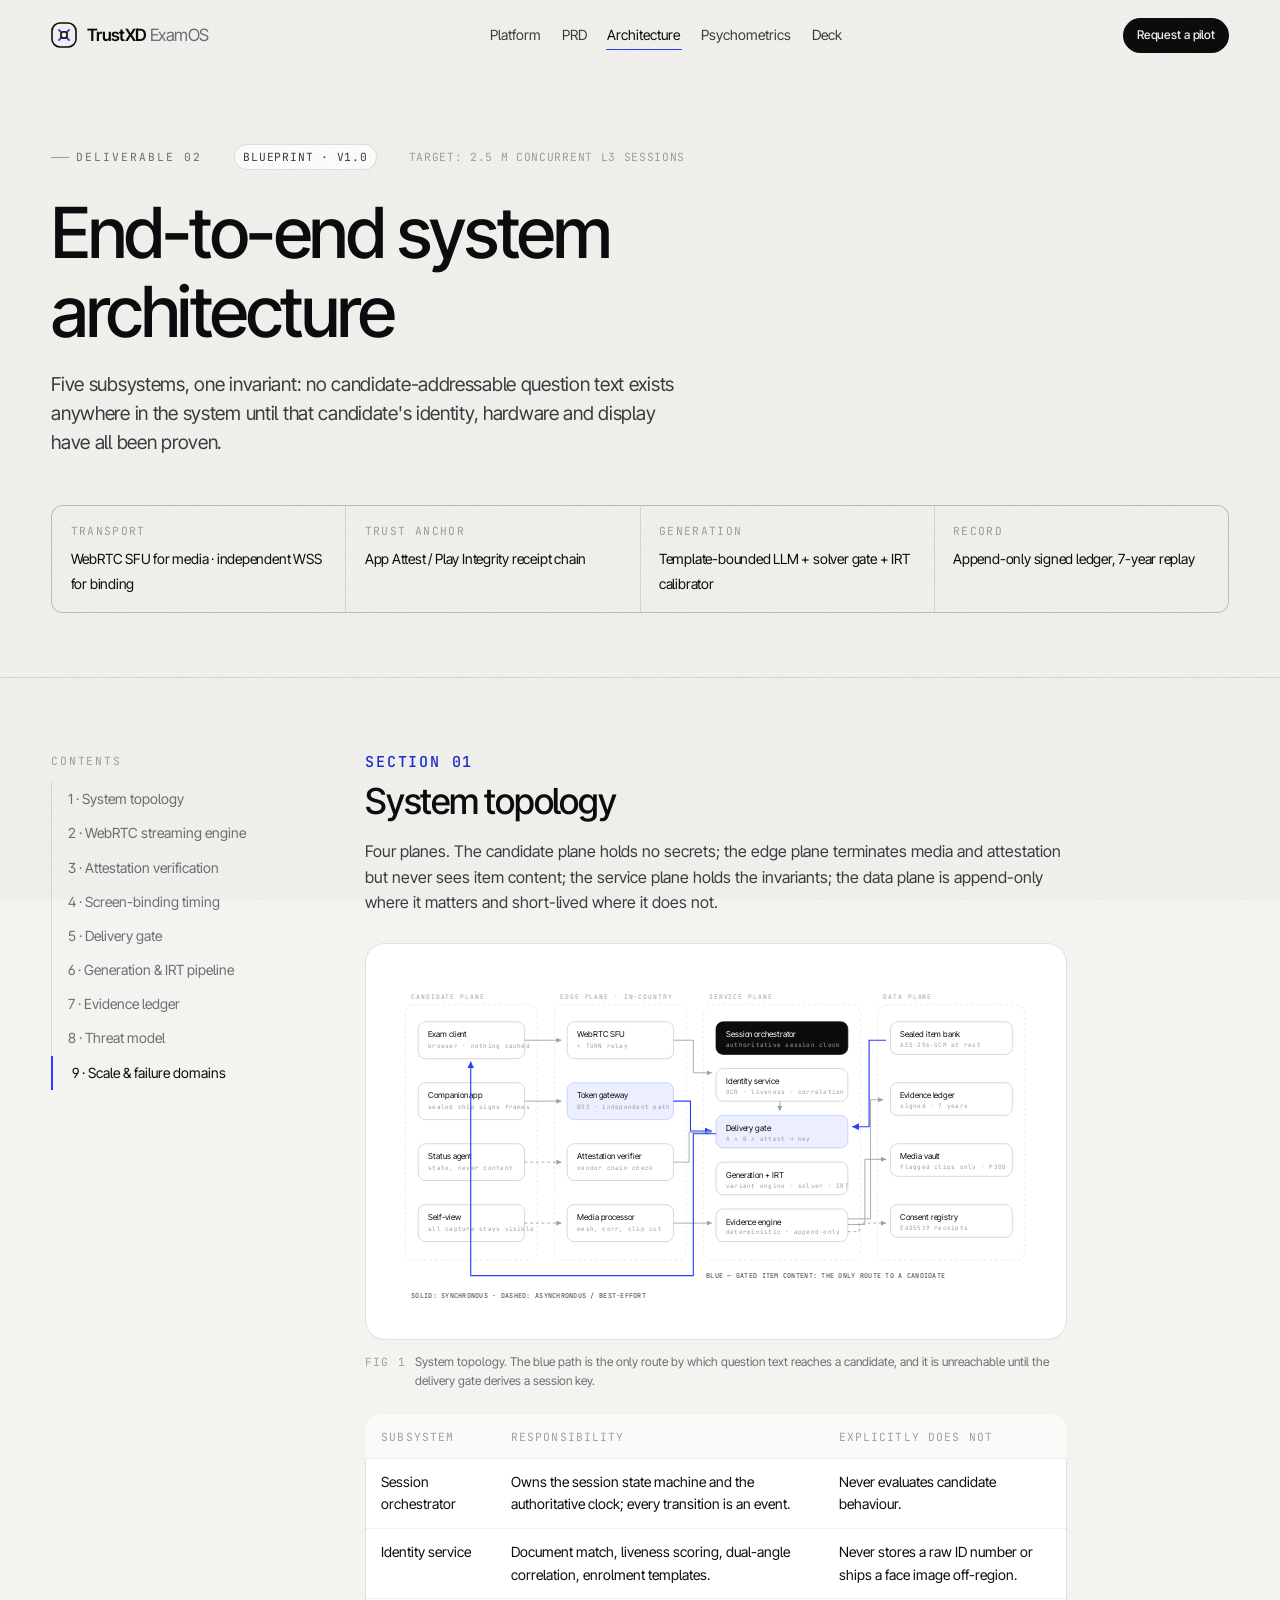
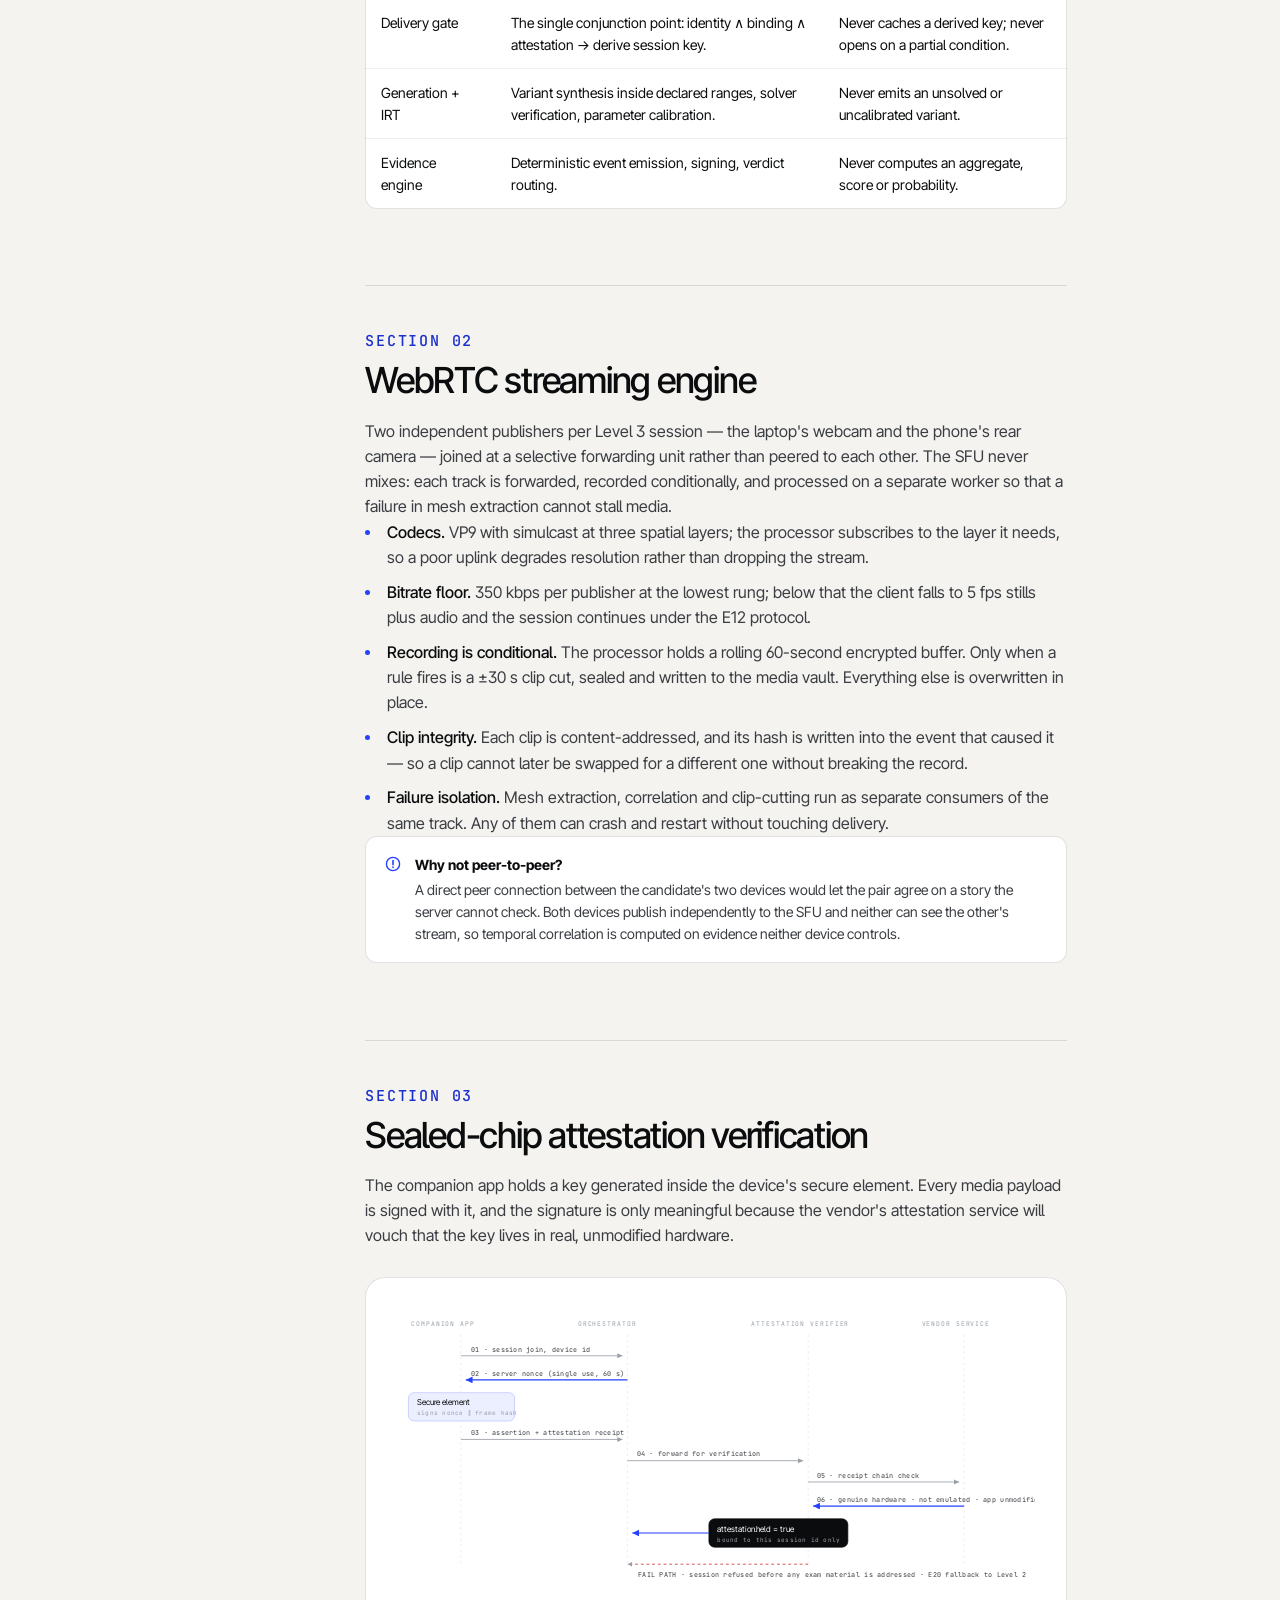
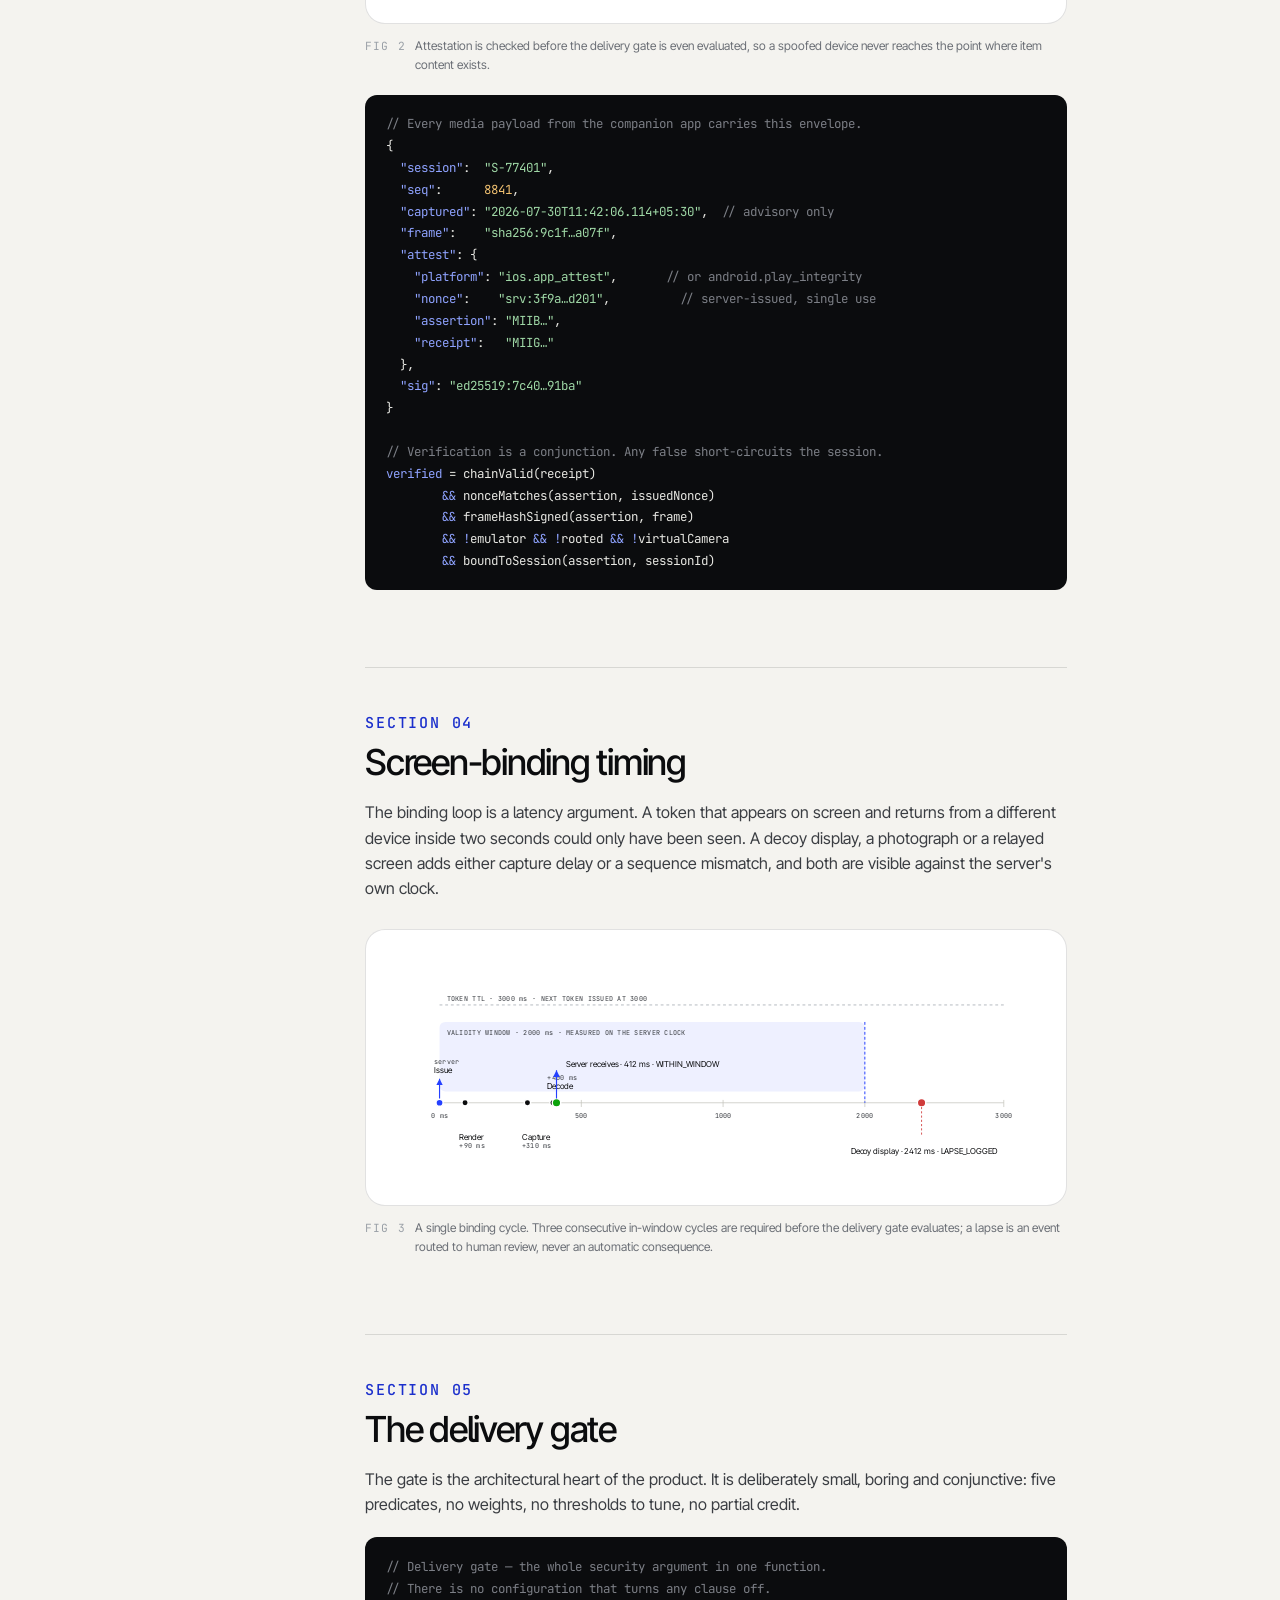
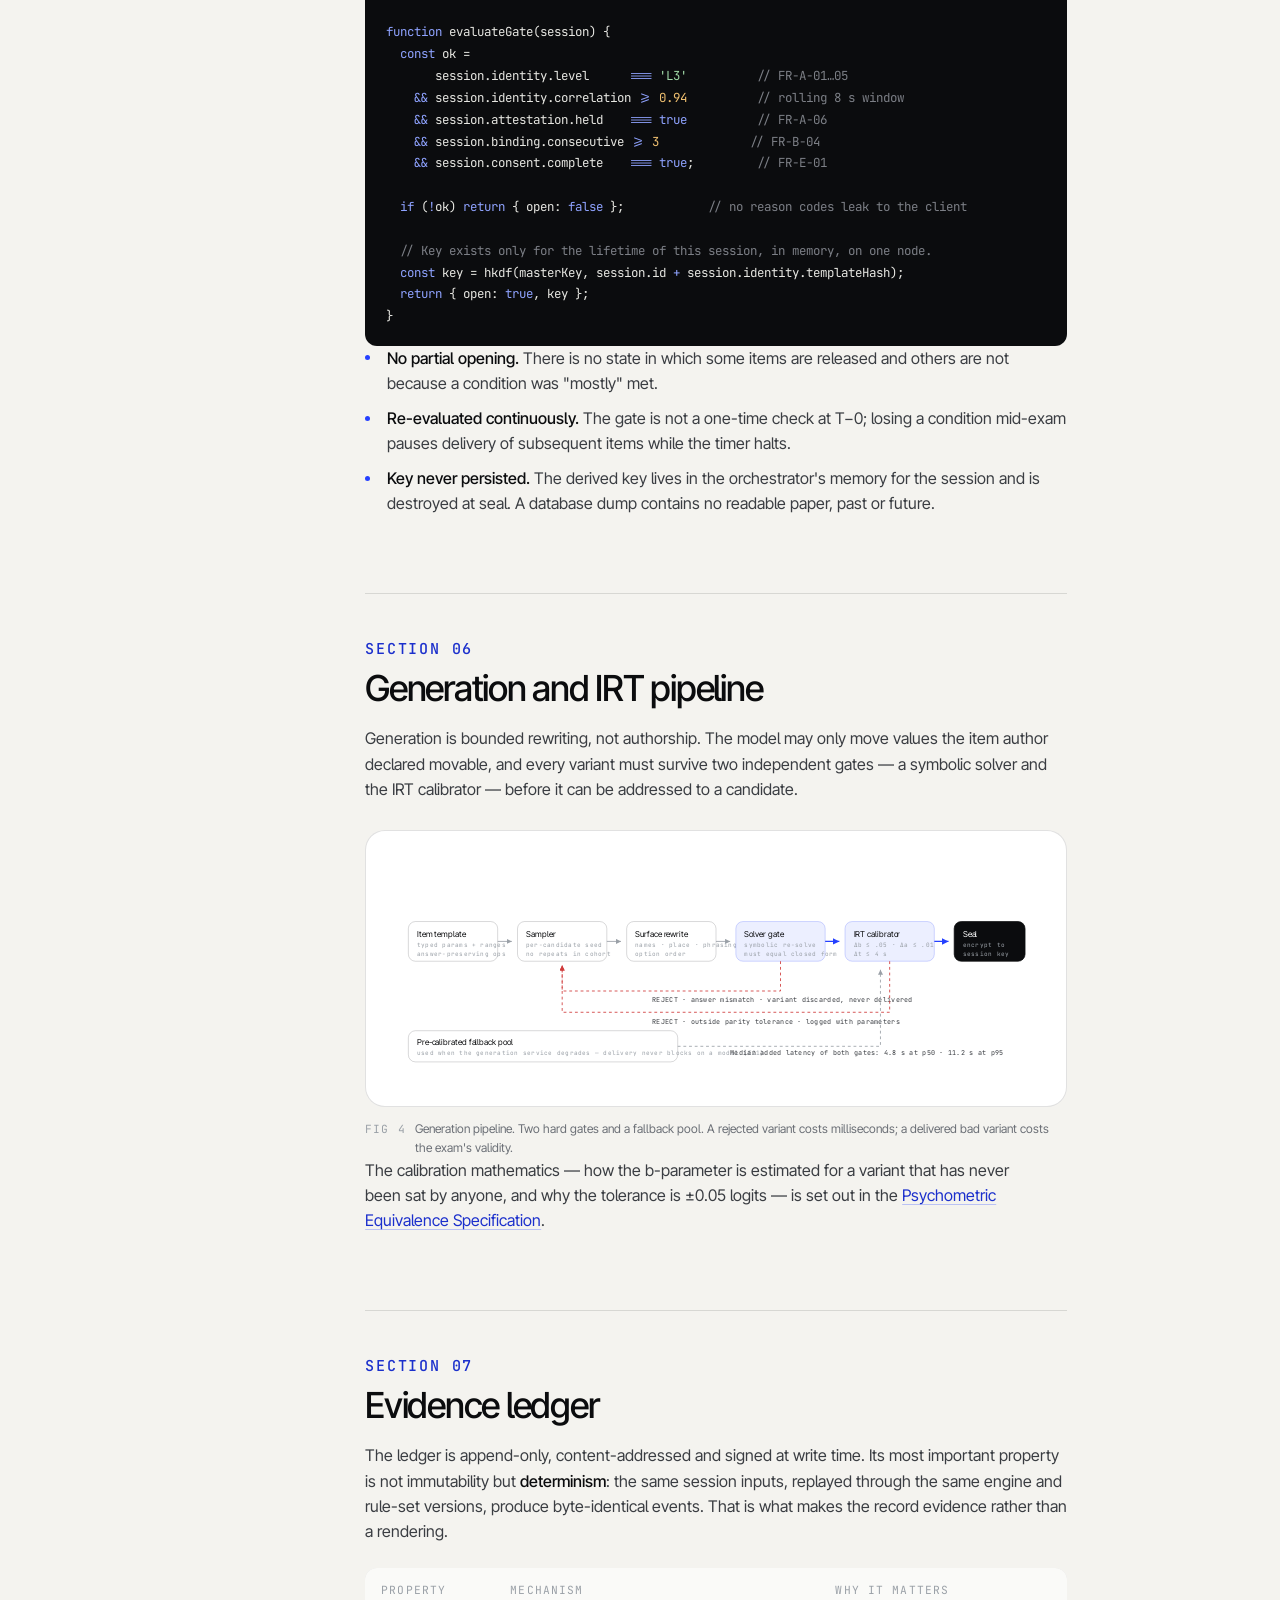
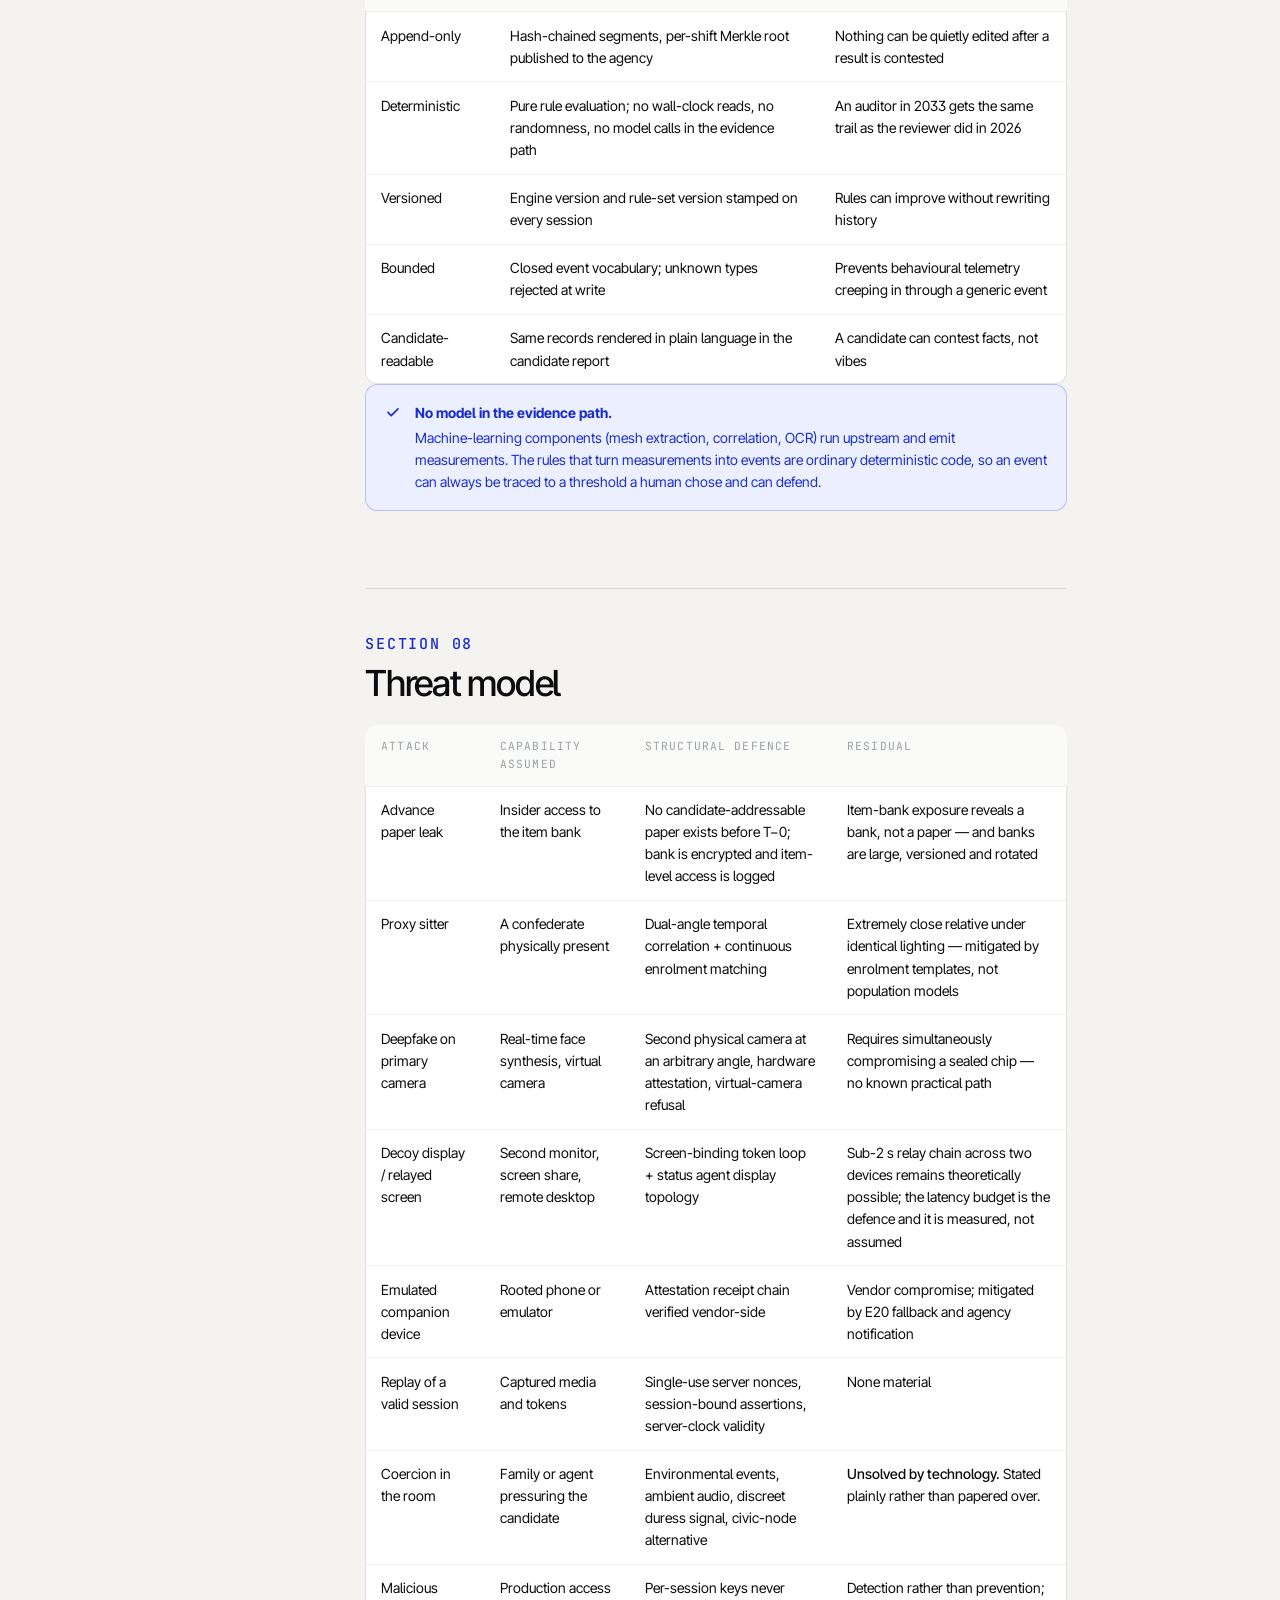
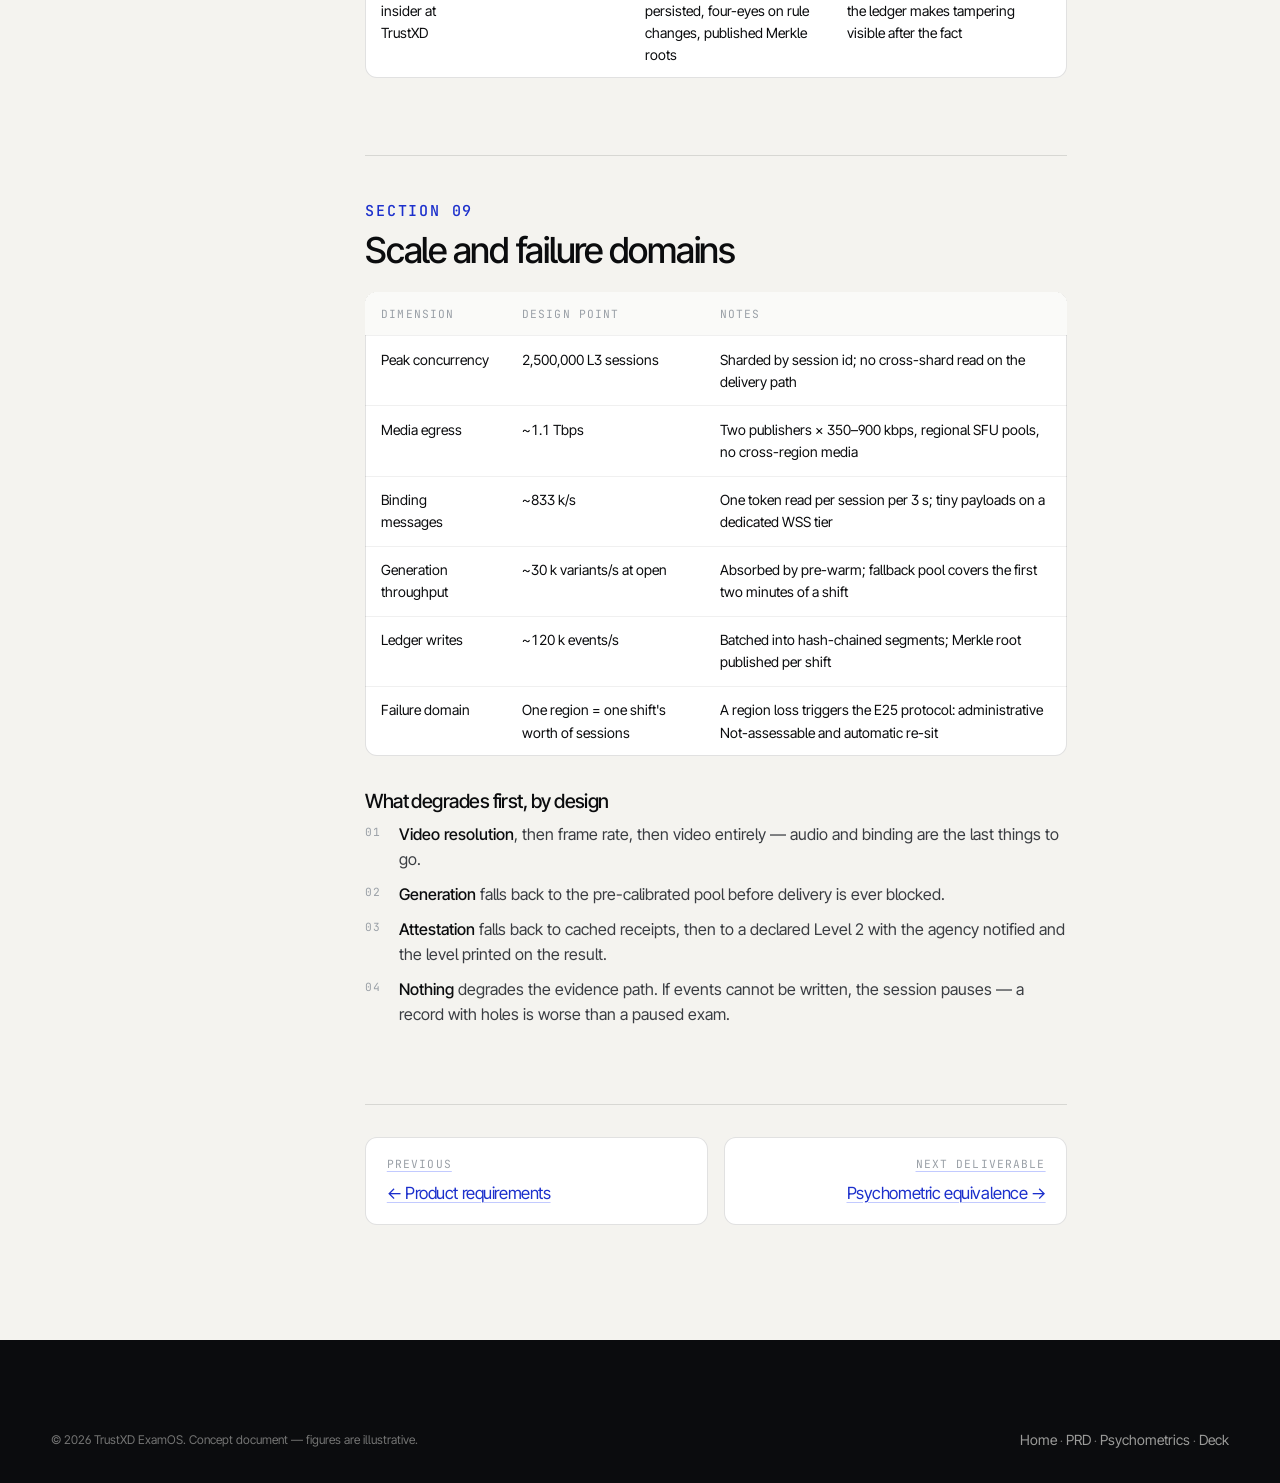
<file: architecture.html>
<!doctype html>
<html lang="en">
<head>
<meta charset="utf-8">
<meta name="viewport" content="width=device-width, initial-scale=1">
<title>System Architecture — TrustXD ExamOS</title>
<meta name="description" content="End-to-end architecture blueprint for TrustXD ExamOS: WebRTC streaming, sealed-chip attestation, JIT generation pipeline, IRT calibration and the deterministic evidence ledger.">
<meta name="theme-color" content="#F4F3EF">
<link rel="icon" href="data:image/svg+xml,%3Csvg xmlns='http://www.w3.org/2000/svg' viewBox='0 0 26 26'%3E%3Crect x='1' y='1' width='24' height='24' rx='8' fill='%23F4F3EF' stroke='%230B0C0E' stroke-width='1.6'/%3E%3Cpath d='M8 8l10 10M18 8L8 18' stroke='%232540FF' stroke-width='1.8' stroke-linecap='round'/%3E%3Ccircle cx='13' cy='13' r='3.2' fill='%23F4F3EF' stroke='%230B0C0E' stroke-width='1.6'/%3E%3C/svg%3E">
<link rel="preconnect" href="https://fonts.googleapis.com">
<link rel="preconnect" href="https://fonts.gstatic.com" crossorigin>
<link href="https://fonts.googleapis.com/css2?family=Inter+Tight:wght@300;400;500;600&family=Instrument+Serif:ital@0;1&family=JetBrains+Mono:wght@400;500&display=swap" rel="stylesheet">
<link rel="stylesheet" href="assets/css/core.css">
<link rel="stylesheet" href="assets/css/doc.css">
<style>
  .dg text { font-family: var(--mono); font-size: 9.5px; letter-spacing: .04em; fill: var(--ink-2); }
  .dg .lbl { font-family: var(--sans); font-size: 11.5px; letter-spacing: -.01em; fill: var(--ink); }
  .dg .sub { font-size: 8.5px; fill: var(--ink-4); }
  .dg .box { fill: var(--surface); stroke: var(--line-strong); stroke-width: 1; }
  .dg .box--acc { fill: var(--accent-wash); stroke: var(--accent-line); }
  .dg .box--ink { fill: var(--ink); stroke: var(--ink); }
  .dg .box--ink + .lbl, .dg .on-ink { fill: #fff; }
  .dg .zone { fill: none; stroke: var(--line); stroke-width: 1; stroke-dasharray: 4 4; rx: 12; }
  .dg .zlabel { font-family: var(--mono); font-size: 9px; letter-spacing: .14em; fill: var(--ink-4); }
  .dg .flow { stroke: var(--ink-4); stroke-width: 1.2; fill: none; }
  .dg .flow--acc { stroke: var(--accent); stroke-width: 1.6; }
  .dg .flow--dash { stroke-dasharray: 4 4; }
  .dg .flow--crit { stroke: var(--st-crit); }
  .dg .lane { stroke: var(--line); stroke-width: 1; stroke-dasharray: 3 5; }
</style>
</head>
<body>

<a class="skip" href="#main">Skip to content</a>
<div class="progress" aria-hidden="true"></div>
<div class="grain" aria-hidden="true"></div>
<div class="cursor" aria-hidden="true"><span class="cursor__label"></span></div>

<header class="nav">
  <div class="wrap nav__inner">
    <a class="brand" href="index.html" aria-label="TrustXD ExamOS home">
      <svg class="brand__mark" viewBox="0 0 26 26" aria-hidden="true">
        <rect x="1" y="1" width="24" height="24" rx="8" fill="none" stroke="currentColor" stroke-width="1.6"/>
        <path d="M8 8l10 10M18 8L8 18" stroke="#2540FF" stroke-width="1.8" stroke-linecap="round"/>
        <circle cx="13" cy="13" r="3.2" fill="var(--paper)" stroke="currentColor" stroke-width="1.6"/>
      </svg>
      <span class="brand__name"><b>TrustXD</b> <span>ExamOS</span></span>
    </a>
    <nav class="nav__links" aria-label="Primary">
      <a class="nav__link" href="index.html#modules">Platform</a>
      <a class="nav__link" href="prd.html">PRD</a>
      <a class="nav__link" href="architecture.html" aria-current="page">Architecture</a>
      <a class="nav__link" href="psychometrics.html">Psychometrics</a>
      <a class="nav__link" href="pitch.html">Deck</a>
    </nav>
    <div class="nav__cta">
      <a class="btn btn--sm" href="index.html#pilot" data-magnet="0.2">Request a pilot</a>
      <button class="nav__burger" aria-label="Open menu" aria-expanded="false"><i></i></button>
    </div>
  </div>
</header>

<div class="menu" role="dialog" aria-label="Menu" aria-modal="true">
  <ul class="menu__list">
    <li class="menu__item"><a href="index.html">Home</a></li>
    <li class="menu__item"><a href="prd.html">Product requirements</a></li>
    <li class="menu__item"><a href="architecture.html">Architecture</a></li>
    <li class="menu__item"><a href="psychometrics.html">Psychometrics</a></li>
    <li class="menu__item"><a href="pitch.html">Pitch deck</a></li>
  </ul>
  <div class="menu__foot">
    <p class="mono muted">TRUSTXD EXAMOS · <span data-year></span></p>
    <a class="btn btn--accent btn--sm" href="index.html#pilot">Request a pilot</a>
  </div>
</div>

<main id="main">

<section class="dochero">
  <div class="wrap">
    <div class="dochero__meta">
      <span class="kicker">Deliverable 02</span>
      <span class="chip">Blueprint · v1.0</span>
      <span class="mono dim">TARGET: 2.5 M CONCURRENT L3 SESSIONS</span>
    </div>
    <h1 data-split>End-to-end system architecture</h1>
    <p class="lead" data-rise>
      Five subsystems, one invariant: no candidate-addressable question text exists anywhere in
      the system until that candidate's identity, hardware and display have all been proven.
    </p>

    <div class="dochero__facts" data-stagger="0.06">
      <div class="dochero__fact"><b>Transport</b><span>WebRTC SFU for media · independent WSS for binding</span></div>
      <div class="dochero__fact"><b>Trust anchor</b><span>App Attest / Play Integrity receipt chain</span></div>
      <div class="dochero__fact"><b>Generation</b><span>Template-bounded LLM + solver gate + IRT calibrator</span></div>
      <div class="dochero__fact"><b>Record</b><span>Append-only signed ledger, 7-year replay</span></div>
    </div>
  </div>
</section>

<div class="wrap">
  <div class="doc">
    <aside class="toc">
      <h2>Contents</h2>
      <ol>
        <li><a class="toc__link is-active" href="#topology">1 · System topology</a></li>
        <li><a class="toc__link" href="#media">2 · WebRTC streaming engine</a></li>
        <li><a class="toc__link" href="#attest">3 · Attestation verification</a></li>
        <li><a class="toc__link" href="#binding">4 · Screen-binding timing</a></li>
        <li><a class="toc__link" href="#gate">5 · Delivery gate</a></li>
        <li><a class="toc__link" href="#generation">6 · Generation &amp; IRT pipeline</a></li>
        <li><a class="toc__link" href="#evidence">7 · Evidence ledger</a></li>
        <li><a class="toc__link" href="#threat">8 · Threat model</a></li>
        <li><a class="toc__link" href="#scale">9 · Scale &amp; failure domains</a></li>
      </ol>
    </aside>

    <article class="prose">

      <section id="topology" data-doc-sec>
        <h2><span class="sn">Section 01</span>System topology</h2>
        <p>
          Four planes. The candidate plane holds no secrets; the edge plane terminates media and
          attestation but never sees item content; the service plane holds the invariants; the
          data plane is append-only where it matters and short-lived where it does not.
        </p>

        <figure class="figure">
          <div class="figure__frame">
            <svg class="dg" viewBox="0 0 900 470" role="img" aria-label="System topology showing candidate plane, edge plane, service plane and data plane, with media flowing from the candidate devices through the edge to the service plane, and item content flowing only from the sealed bank through the delivery gate to the exam client.">
              <!-- zones -->
              <rect class="zone" x="12" y="42" width="186" height="360"/>
              <text class="zlabel" x="20" y="34">CANDIDATE PLANE</text>
              <rect class="zone" x="222" y="42" width="186" height="360"/>
              <text class="zlabel" x="230" y="34">EDGE PLANE · IN-COUNTRY</text>
              <rect class="zone" x="432" y="42" width="222" height="360"/>
              <text class="zlabel" x="440" y="34">SERVICE PLANE</text>
              <rect class="zone" x="678" y="42" width="208" height="360"/>
              <text class="zlabel" x="686" y="34">DATA PLANE</text>

              <!-- candidate -->
              <rect class="box" x="30" y="66" width="150" height="52" rx="10"/>
              <text class="lbl" x="44" y="88">Exam client</text>
              <text class="sub" x="44" y="103">browser · nothing cached</text>

              <rect class="box" x="30" y="152" width="150" height="52" rx="10"/>
              <text class="lbl" x="44" y="174">Companion app</text>
              <text class="sub" x="44" y="189">sealed chip signs frames</text>

              <rect class="box" x="30" y="238" width="150" height="52" rx="10"/>
              <text class="lbl" x="44" y="260">Status agent</text>
              <text class="sub" x="44" y="275">state, never content</text>

              <rect class="box" x="30" y="324" width="150" height="52" rx="10"/>
              <text class="lbl" x="44" y="346">Self-view</text>
              <text class="sub" x="44" y="361">all capture stays visible</text>

              <!-- edge -->
              <rect class="box" x="240" y="66" width="150" height="52" rx="10"/>
              <text class="lbl" x="254" y="88">WebRTC SFU</text>
              <text class="sub" x="254" y="103">+ TURN relay</text>

              <rect class="box box--acc" x="240" y="152" width="150" height="52" rx="10"/>
              <text class="lbl" x="254" y="174">Token gateway</text>
              <text class="sub" x="254" y="189">WSS · independent path</text>

              <rect class="box" x="240" y="238" width="150" height="52" rx="10"/>
              <text class="lbl" x="254" y="260">Attestation verifier</text>
              <text class="sub" x="254" y="275">vendor chain check</text>

              <rect class="box" x="240" y="324" width="150" height="52" rx="10"/>
              <text class="lbl" x="254" y="346">Media processor</text>
              <text class="sub" x="254" y="361">mesh, corr, clip cut</text>

              <!-- services -->
              <rect class="box box--ink" x="450" y="66" width="186" height="46" rx="10"/>
              <text class="lbl on-ink" x="464" y="88">Session orchestrator</text>
              <text class="sub" x="464" y="102" fill="rgba(255,255,255,.55)">authoritative session clock</text>

              <rect class="box" x="450" y="132" width="186" height="46" rx="10"/>
              <text class="lbl" x="464" y="154">Identity service</text>
              <text class="sub" x="464" y="168">OCR · liveness · correlation</text>

              <rect class="box box--acc" x="450" y="198" width="186" height="46" rx="10"/>
              <text class="lbl" x="464" y="220">Delivery gate</text>
              <text class="sub" x="464" y="234">A ∧ B ∧ attest → key</text>

              <rect class="box" x="450" y="264" width="186" height="46" rx="10"/>
              <text class="lbl" x="464" y="286">Generation + IRT</text>
              <text class="sub" x="464" y="300">variant engine · solver · IRT</text>

              <rect class="box" x="450" y="330" width="186" height="46" rx="10"/>
              <text class="lbl" x="464" y="352">Evidence engine</text>
              <text class="sub" x="464" y="366">deterministic · append-only</text>

              <!-- data -->
              <rect class="box" x="696" y="66" width="172" height="46" rx="10"/>
              <text class="lbl" x="710" y="88">Sealed item bank</text>
              <text class="sub" x="710" y="102">AES-256-GCM at rest</text>

              <rect class="box" x="696" y="152" width="172" height="46" rx="10"/>
              <text class="lbl" x="710" y="174">Evidence ledger</text>
              <text class="sub" x="710" y="188">signed · 7 years</text>

              <rect class="box" x="696" y="238" width="172" height="46" rx="10"/>
              <text class="lbl" x="710" y="260">Media vault</text>
              <text class="sub" x="710" y="274">flagged clips only · P30D</text>

              <rect class="box" x="696" y="324" width="172" height="46" rx="10"/>
              <text class="lbl" x="710" y="346">Consent registry</text>
              <text class="sub" x="710" y="360">Ed25519 receipts</text>

              <!-- arrows -->
              <defs>
                <marker id="ah" markerWidth="7" markerHeight="7" refX="6" refY="3" orient="auto">
                  <path d="M0 0l6 3-6 3z" fill="var(--ink-4)"/>
                </marker>
                <marker id="aha" markerWidth="7" markerHeight="7" refX="6" refY="3" orient="auto">
                  <path d="M0 0l6 3-6 3z" fill="var(--accent)"/>
                </marker>
              </defs>

              <path class="flow" d="M180 92h52" marker-end="url(#ah)"/>
              <path class="flow" d="M180 178h52" marker-end="url(#ah)"/>
              <path class="flow flow--dash" d="M180 264h52" marker-end="url(#ah)"/>
              <path class="flow flow--dash" d="M180 350h52" marker-end="url(#ah)"/>

              <path class="flow" d="M390 92h28v46h26" marker-end="url(#ah)"/>
              <path class="flow flow--acc" d="M390 178h24v42h30" marker-end="url(#aha)"/>
              <path class="flow" d="M390 264h22v-42h32" marker-end="url(#ah)"/>
              <path class="flow" d="M390 350h54" marker-end="url(#ah)"/>

              <!-- service ↔ data -->
              <path class="flow flow--acc" d="M690 92h-24v122h-24" marker-end="url(#aha)"/>
              <path class="flow" d="M636 344h32v-168h18" marker-end="url(#ah)"/>
              <path class="flow" d="M636 352h24v-92h30" marker-end="url(#ah)"/>
              <path class="flow flow--dash" d="M636 362h16v-12h38" marker-end="url(#ah)"/>

              <!-- identity result feeds the gate -->
              <path class="flow" d="M540 178v14" marker-end="url(#ah)"/>
              <!-- the one item-content path: gate → exam client -->
              <path class="flow flow--acc" d="M450 224H418V424H104V122" marker-end="url(#aha)"/>
              <text x="436" y="428" fill="var(--accent-deep)">BLUE — GATED ITEM CONTENT: THE ONLY ROUTE TO A CANDIDATE</text>

              <text x="20" y="456">SOLID: SYNCHRONOUS  ·  DASHED: ASYNCHRONOUS / BEST-EFFORT</text>
            </svg>
          </div>
          <figcaption><b>FIG 1</b> System topology. The blue path is the only route by which question text reaches a candidate, and it is unreachable until the delivery gate derives a session key.</figcaption>
        </figure>

        <div class="dtable">
          <table>
            <thead><tr><th>Subsystem</th><th>Responsibility</th><th>Explicitly does not</th></tr></thead>
            <tbody>
              <tr><td>Session orchestrator</td><td>Owns the session state machine and the authoritative clock; every transition is an event.</td><td>Never evaluates candidate behaviour.</td></tr>
              <tr><td>Identity service</td><td>Document match, liveness scoring, dual-angle correlation, enrolment templates.</td><td>Never stores a raw ID number or ships a face image off-region.</td></tr>
              <tr><td>Delivery gate</td><td>The single conjunction point: identity ∧ binding ∧ attestation → derive session key.</td><td>Never caches a derived key; never opens on a partial condition.</td></tr>
              <tr><td>Generation + IRT</td><td>Variant synthesis inside declared ranges, solver verification, parameter calibration.</td><td>Never emits an unsolved or uncalibrated variant.</td></tr>
              <tr><td>Evidence engine</td><td>Deterministic event emission, signing, verdict routing.</td><td>Never computes an aggregate, score or probability.</td></tr>
            </tbody>
          </table>
        </div>
      </section>

      <section id="media" data-doc-sec>
        <h2><span class="sn">Section 02</span>WebRTC streaming engine</h2>
        <p>
          Two independent publishers per Level 3 session — the laptop's webcam and the phone's
          rear camera — joined at a selective forwarding unit rather than peered to each other.
          The SFU never mixes: each track is forwarded, recorded conditionally, and processed
          on a separate worker so that a failure in mesh extraction cannot stall media.
        </p>
        <ul class="bullets">
          <li><strong>Codecs.</strong> VP9 with simulcast at three spatial layers; the processor subscribes to the layer it needs, so a poor uplink degrades resolution rather than dropping the stream.</li>
          <li><strong>Bitrate floor.</strong> 350 kbps per publisher at the lowest rung; below that the client falls to 5 fps stills plus audio and the session continues under the E12 protocol.</li>
          <li><strong>Recording is conditional.</strong> The processor holds a rolling 60-second encrypted buffer. Only when a rule fires is a ±30 s clip cut, sealed and written to the media vault. Everything else is overwritten in place.</li>
          <li><strong>Clip integrity.</strong> Each clip is content-addressed, and its hash is written into the event that caused it — so a clip cannot later be swapped for a different one without breaking the record.</li>
          <li><strong>Failure isolation.</strong> Mesh extraction, correlation and clip-cutting run as separate consumers of the same track. Any of them can crash and restart without touching delivery.</li>
        </ul>
        <div class="note">
          <svg width="16" height="16" viewBox="0 0 16 16" fill="none" aria-hidden="true"><circle cx="8" cy="8" r="6.6" stroke="var(--accent)" stroke-width="1.4"/><path d="M8 4.6v4.2M8 11.1v.4" stroke="var(--accent)" stroke-width="1.6" stroke-linecap="round"/></svg>
          <p><b>Why not peer-to-peer?</b> A direct peer connection between the candidate's two
          devices would let the pair agree on a story the server cannot check. Both devices
          publish independently to the SFU and neither can see the other's stream, so temporal
          correlation is computed on evidence neither device controls.</p>
        </div>
      </section>

      <section id="attest" data-doc-sec>
        <h2><span class="sn">Section 03</span>Sealed-chip attestation verification</h2>
        <p>
          The companion app holds a key generated inside the device's secure element. Every media
          payload is signed with it, and the signature is only meaningful because the vendor's
          attestation service will vouch that the key lives in real, unmodified hardware.
        </p>

        <figure class="figure">
          <div class="figure__frame">
            <svg class="dg" viewBox="0 0 900 400" role="img" aria-label="Attestation sequence: the companion app requests a challenge, generates a hardware-backed assertion, and the verifier checks the receipt chain with the vendor before the orchestrator marks attestation as held.">
              <!-- lanes -->
              <text class="zlabel" x="20" y="24">COMPANION APP</text>
              <text class="zlabel" x="255" y="24">ORCHESTRATOR</text>
              <text class="zlabel" x="500" y="24">ATTESTATION VERIFIER</text>
              <text class="zlabel" x="740" y="24">VENDOR SERVICE</text>
              <line class="lane" x1="90" y1="36" x2="90" y2="360"/>
              <line class="lane" x1="325" y1="36" x2="325" y2="360"/>
              <line class="lane" x1="580" y1="36" x2="580" y2="360"/>
              <line class="lane" x1="800" y1="36" x2="800" y2="360"/>

              <defs>
                <marker id="ah2" markerWidth="7" markerHeight="7" refX="6" refY="3" orient="auto"><path d="M0 0l6 3-6 3z" fill="var(--ink-4)"/></marker>
                <marker id="ah2a" markerWidth="7" markerHeight="7" refX="6" refY="3" orient="auto"><path d="M0 0l6 3-6 3z" fill="var(--accent)"/></marker>
              </defs>

              <path class="flow" d="M90 66h228" marker-end="url(#ah2)"/>
              <text x="104" y="60">01 · session join, device id</text>

              <path class="flow flow--acc" d="M325 100H97" marker-end="url(#ah2a)"/>
              <text x="104" y="94">02 · server nonce (single use, 60 s)</text>

              <rect class="box box--acc" x="16" y="118" width="150" height="40" rx="8"/>
              <text class="lbl" x="28" y="136">Secure element</text>
              <text class="sub" x="28" y="150">signs nonce ‖ frame hash</text>

              <path class="flow" d="M90 184h228" marker-end="url(#ah2)"/>
              <text x="104" y="178">03 · assertion + attestation receipt</text>

              <path class="flow" d="M325 214h248" marker-end="url(#ah2)"/>
              <text x="338" y="208">04 · forward for verification</text>

              <path class="flow" d="M580 244h213" marker-end="url(#ah2)"/>
              <text x="592" y="238">05 · receipt chain check</text>

              <path class="flow flow--acc" d="M800 278H587" marker-end="url(#ah2a)"/>
              <text x="592" y="272">06 · genuine hardware · not emulated · app unmodified</text>

              <rect class="box box--ink" x="440" y="296" width="196" height="40" rx="8"/>
              <text class="lbl on-ink" x="452" y="314">attestation.held = true</text>
              <text class="sub" x="452" y="328" fill="rgba(255,255,255,.55)">bound to this session id only</text>

              <path class="flow flow--acc" d="M440 316H332" marker-end="url(#ah2a)"/>

              <path class="flow flow--crit flow--dash" d="M580 360h-255" marker-end="url(#ah2)"/>
              <text x="340" y="378" fill="var(--st-crit)">FAIL PATH · session refused before any exam material is addressed · E20 fallback to Level 2</text>
            </svg>
          </div>
          <figcaption><b>FIG 2</b> Attestation is checked before the delivery gate is even evaluated, so a spoofed device never reaches the point where item content exists.</figcaption>
        </figure>

        <div class="code"><span class="c">// Every media payload from the companion app carries this envelope.</span>
{
  <span class="k">"session"</span>:  <span class="s">"S-77401"</span>,
  <span class="k">"seq"</span>:      <span class="n">8841</span>,
  <span class="k">"captured"</span>: <span class="s">"2026-07-30T11:42:06.114+05:30"</span>,  <span class="c">// advisory only</span>
  <span class="k">"frame"</span>:    <span class="s">"sha256:9c1f…a07f"</span>,
  <span class="k">"attest"</span>: {
    <span class="k">"platform"</span>: <span class="s">"ios.app_attest"</span>,       <span class="c">// or android.play_integrity</span>
    <span class="k">"nonce"</span>:    <span class="s">"srv:3f9a…d201"</span>,          <span class="c">// server-issued, single use</span>
    <span class="k">"assertion"</span>: <span class="s">"MIIB…"</span>,
    <span class="k">"receipt"</span>:   <span class="s">"MIIG…"</span>
  },
  <span class="k">"sig"</span>: <span class="s">"ed25519:7c40…91ba"</span>
}

<span class="c">// Verification is a conjunction. Any false short-circuits the session.</span>
<span class="k">verified</span> = chainValid(receipt)
        <span class="k">&amp;&amp;</span> nonceMatches(assertion, issuedNonce)
        <span class="k">&amp;&amp;</span> frameHashSigned(assertion, frame)
        <span class="k">&amp;&amp;</span> <span class="k">!</span>emulator <span class="k">&amp;&amp;</span> <span class="k">!</span>rooted <span class="k">&amp;&amp;</span> <span class="k">!</span>virtualCamera
        <span class="k">&amp;&amp;</span> boundToSession(assertion, sessionId)</div>
      </section>

      <section id="binding" data-doc-sec>
        <h2><span class="sn">Section 04</span>Screen-binding timing</h2>
        <p>
          The binding loop is a latency argument. A token that appears on screen and returns from
          a different device inside two seconds could only have been seen. A decoy display, a
          photograph or a relayed screen adds either capture delay or a sequence mismatch, and
          both are visible against the server's own clock.
        </p>

        <figure class="figure">
          <div class="figure__frame">
            <svg class="dg" viewBox="0 0 900 300" role="img" aria-label="Screen binding timing: token issued at zero milliseconds, rendered by 90, captured by 310, decoded by 400, arrives at the server at 412 milliseconds, well inside the 2000 millisecond validity window which closes before the next token is issued at 3000 milliseconds.">
              <defs>
                <marker id="ah3" markerWidth="7" markerHeight="7" refX="6" refY="3" orient="auto"><path d="M0 0l6 3-6 3z" fill="var(--accent)"/></marker>
              </defs>

              <!-- axis -->
              <line x1="60" y1="200" x2="856" y2="200" stroke="var(--axis)" stroke-width="1"/>
              <g>
                <line x1="60" y1="196" x2="60" y2="206" stroke="var(--axis)"/><text x="60" y="222" text-anchor="middle">0 ms</text>
                <line x1="260" y1="196" x2="260" y2="206" stroke="var(--axis)"/><text x="260" y="222" text-anchor="middle">500</text>
                <line x1="460" y1="196" x2="460" y2="206" stroke="var(--axis)"/><text x="460" y="222" text-anchor="middle">1000</text>
                <line x1="660" y1="196" x2="660" y2="206" stroke="var(--axis)"/><text x="660" y="222" text-anchor="middle">2000</text>
                <line x1="856" y1="196" x2="856" y2="206" stroke="var(--axis)"/><text x="856" y="222" text-anchor="middle">3000</text>
              </g>

              <!-- validity window -->
              <rect x="60" y="86" width="600" height="98" rx="8" fill="var(--accent)" fill-opacity=".08"/>
              <text x="70" y="104" fill="var(--accent-deep)">VALIDITY WINDOW · 2000 ms · MEASURED ON THE SERVER CLOCK</text>
              <line x1="660" y1="86" x2="660" y2="200" stroke="var(--accent)" stroke-width="1.4" stroke-dasharray="4 3"/>

              <!-- TTL -->
              <rect x="60" y="46" width="856" height="0" fill="none"/>
              <line x1="60" y1="62" x2="856" y2="62" stroke="var(--ink-4)" stroke-width="1" stroke-dasharray="4 4"/>
              <text x="70" y="56">TOKEN TTL · 3000 ms · NEXT TOKEN ISSUED AT 3000</text>

              <!-- events -->
              <g>
                <circle cx="60" cy="200" r="5" fill="var(--accent)" stroke="var(--surface)" stroke-width="2"/>
                <path class="flow flow--acc" d="M60 194v-28" marker-end="url(#ah3)"/>
                <text class="lbl" x="52" y="158">Issue</text><text x="52" y="146">server</text>

                <circle cx="96" cy="200" r="4.5" fill="var(--ink)" stroke="var(--surface)" stroke-width="2"/>
                <text class="lbl" x="88" y="252">Render</text><text x="88" y="264">+90 ms</text>

                <circle cx="184" cy="200" r="4.5" fill="var(--ink)" stroke="var(--surface)" stroke-width="2"/>
                <text class="lbl" x="176" y="252">Capture</text><text x="176" y="264">+310 ms</text>

                <circle cx="220" cy="200" r="4.5" fill="var(--ink)" stroke="var(--surface)" stroke-width="2"/>
                <text class="lbl" x="212" y="180">Decode</text><text x="212" y="168">+400 ms</text>

                <circle cx="225" cy="200" r="6" fill="var(--st-clear)" stroke="var(--surface)" stroke-width="2"/>
                <path class="flow flow--acc" d="M225 194v-40" marker-end="url(#ah3)"/>
                <text class="lbl" x="238" y="150">Server receives · 412 ms · WITHIN_WINDOW</text>
              </g>

              <!-- decoy -->
              <g>
                <circle cx="740" cy="200" r="6" fill="var(--st-crit)" stroke="var(--surface)" stroke-width="2"/>
                <text class="lbl" x="640" y="272" fill="var(--st-crit)">Decoy display · 2412 ms · LAPSE_LOGGED</text>
                <line x1="740" y1="206" x2="740" y2="248" stroke="var(--st-crit)" stroke-width="1.2" stroke-dasharray="3 3"/>
              </g>
            </svg>
          </div>
          <figcaption><b>FIG 3</b> A single binding cycle. Three consecutive in-window cycles are required before the delivery gate evaluates; a lapse is an event routed to human review, never an automatic consequence.</figcaption>
        </figure>
      </section>

      <section id="gate" data-doc-sec>
        <h2><span class="sn">Section 05</span>The delivery gate</h2>
        <p>
          The gate is the architectural heart of the product. It is deliberately small, boring and
          conjunctive: five predicates, no weights, no thresholds to tune, no partial credit.
        </p>
        <div class="code"><span class="c">// Delivery gate — the whole security argument in one function.</span>
<span class="c">// There is no configuration that turns any clause off.</span>

<span class="k">function</span> evaluateGate(session) {
  <span class="k">const</span> ok =
       session.identity.level      <span class="k">===</span> <span class="s">'L3'</span>          <span class="c">// FR-A-01…05</span>
    <span class="k">&amp;&amp;</span> session.identity.correlation <span class="k">&gt;=</span> <span class="n">0.94</span>          <span class="c">// rolling 8 s window</span>
    <span class="k">&amp;&amp;</span> session.attestation.held    <span class="k">===</span> <span class="k">true</span>          <span class="c">// FR-A-06</span>
    <span class="k">&amp;&amp;</span> session.binding.consecutive <span class="k">&gt;=</span> <span class="n">3</span>             <span class="c">// FR-B-04</span>
    <span class="k">&amp;&amp;</span> session.consent.complete    <span class="k">===</span> <span class="k">true</span>;         <span class="c">// FR-E-01</span>

  <span class="k">if</span> (<span class="k">!</span>ok) <span class="k">return</span> { open: <span class="k">false</span> };            <span class="c">// no reason codes leak to the client</span>

  <span class="c">// Key exists only for the lifetime of this session, in memory, on one node.</span>
  <span class="k">const</span> key = hkdf(masterKey, session.id <span class="k">+</span> session.identity.templateHash);
  <span class="k">return</span> { open: <span class="k">true</span>, key };
}</div>
        <ul class="bullets">
          <li><strong>No partial opening.</strong> There is no state in which some items are released and others are not because a condition was "mostly" met.</li>
          <li><strong>Re-evaluated continuously.</strong> The gate is not a one-time check at T−0; losing a condition mid-exam pauses delivery of subsequent items while the timer halts.</li>
          <li><strong>Key never persisted.</strong> The derived key lives in the orchestrator's memory for the session and is destroyed at seal. A database dump contains no readable paper, past or future.</li>
        </ul>
      </section>

      <section id="generation" data-doc-sec>
        <h2><span class="sn">Section 06</span>Generation and IRT pipeline</h2>
        <p>
          Generation is bounded rewriting, not authorship. The model may only move values the item
          author declared movable, and every variant must survive two independent gates —
          a symbolic solver and the IRT calibrator — before it can be addressed to a candidate.
        </p>

        <figure class="figure">
          <div class="figure__frame">
            <svg class="dg" viewBox="0 0 900 300" role="img" aria-label="Generation pipeline: item template, parameter sampler, language model rewrite, symbolic solver gate, IRT calibrator gate, then encryption and streaming to the candidate. Rejected variants loop back to the sampler.">
              <defs>
                <marker id="ah4" markerWidth="7" markerHeight="7" refX="6" refY="3" orient="auto"><path d="M0 0l6 3-6 3z" fill="var(--ink-4)"/></marker>
                <marker id="ah4a" markerWidth="7" markerHeight="7" refX="6" refY="3" orient="auto"><path d="M0 0l6 3-6 3z" fill="var(--accent)"/></marker>
                <marker id="ah4c" markerWidth="7" markerHeight="7" refX="6" refY="3" orient="auto"><path d="M0 0l6 3-6 3z" fill="var(--st-crit)"/></marker>
              </defs>

              <rect class="box" x="16" y="84" width="126" height="56" rx="10"/>
              <text class="lbl" x="28" y="106">Item template</text>
              <text class="sub" x="28" y="120">typed params + ranges</text>
              <text class="sub" x="28" y="132">answer-preserving ops</text>

              <rect class="box" x="170" y="84" width="126" height="56" rx="10"/>
              <text class="lbl" x="182" y="106">Sampler</text>
              <text class="sub" x="182" y="120">per-candidate seed</text>
              <text class="sub" x="182" y="132">no repeats in cohort</text>

              <rect class="box" x="324" y="84" width="126" height="56" rx="10"/>
              <text class="lbl" x="336" y="106">Surface rewrite</text>
              <text class="sub" x="336" y="120">names · place · phrasing</text>
              <text class="sub" x="336" y="132">option order</text>

              <rect class="box box--acc" x="478" y="84" width="126" height="56" rx="10"/>
              <text class="lbl" x="490" y="106">Solver gate</text>
              <text class="sub" x="490" y="120">symbolic re-solve</text>
              <text class="sub" x="490" y="132">must equal closed form</text>

              <rect class="box box--acc" x="632" y="84" width="126" height="56" rx="10"/>
              <text class="lbl" x="644" y="106">IRT calibrator</text>
              <text class="sub" x="644" y="120">Δb ≤ .05 · Δa ≤ .01</text>
              <text class="sub" x="644" y="132">Δt ≤ 4 s</text>

              <rect class="box box--ink" x="786" y="84" width="100" height="56" rx="10"/>
              <text class="lbl on-ink" x="798" y="106">Seal</text>
              <text class="sub" x="798" y="120" fill="rgba(255,255,255,.55)">encrypt to</text>
              <text class="sub" x="798" y="132" fill="rgba(255,255,255,.55)">session key</text>

              <path class="flow" d="M142 112h20" marker-end="url(#ah4)"/>
              <path class="flow" d="M296 112h20" marker-end="url(#ah4)"/>
              <path class="flow" d="M450 112h20" marker-end="url(#ah4)"/>
              <path class="flow flow--acc" d="M604 112h20" marker-end="url(#ah4a)"/>
              <path class="flow flow--acc" d="M758 112h20" marker-end="url(#ah4a)"/>

              <!-- reject loops -->
              <path class="flow flow--crit flow--dash" d="M541 140v42H233v-36" marker-end="url(#ah4c)"/>
              <text x="360" y="198" fill="var(--st-crit)">REJECT · answer mismatch · variant discarded, never delivered</text>
              <path class="flow flow--crit flow--dash" d="M695 140v72H233v-66" marker-end="url(#ah4c)"/>
              <text x="360" y="228" fill="var(--st-crit)">REJECT · outside parity tolerance · logged with parameters</text>

              <rect class="box" x="16" y="238" width="380" height="44" rx="10"/>
              <text class="lbl" x="28" y="258">Pre-calibrated fallback pool</text>
              <text class="sub" x="28" y="272">used when the generation service degrades — delivery never blocks on a model (E21)</text>
              <path class="flow flow--dash" d="M396 260h286v-108" marker-end="url(#ah4)"/>

              <text x="470" y="272">Median added latency of both gates: 4.8 s at p50 · 11.2 s at p95</text>
            </svg>
          </div>
          <figcaption><b>FIG 4</b> Generation pipeline. Two hard gates and a fallback pool. A rejected variant costs milliseconds; a delivered bad variant costs the exam's validity.</figcaption>
        </figure>

        <p>
          The calibration mathematics — how the b-parameter is estimated for a variant that has
          never been sat by anyone, and why the tolerance is ±0.05 logits — is set out in the
          <a href="psychometrics.html">Psychometric Equivalence Specification</a>.
        </p>
      </section>

      <section id="evidence" data-doc-sec>
        <h2><span class="sn">Section 07</span>Evidence ledger</h2>
        <p>
          The ledger is append-only, content-addressed and signed at write time. Its most important
          property is not immutability but <strong>determinism</strong>: the same session inputs,
          replayed through the same engine and rule-set versions, produce byte-identical events.
          That is what makes the record evidence rather than a rendering.
        </p>
        <div class="dtable">
          <table>
            <thead><tr><th>Property</th><th>Mechanism</th><th>Why it matters</th></tr></thead>
            <tbody>
              <tr><td>Append-only</td><td>Hash-chained segments, per-shift Merkle root published to the agency</td><td>Nothing can be quietly edited after a result is contested</td></tr>
              <tr><td>Deterministic</td><td>Pure rule evaluation; no wall-clock reads, no randomness, no model calls in the evidence path</td><td>An auditor in 2033 gets the same trail as the reviewer did in 2026</td></tr>
              <tr><td>Versioned</td><td>Engine version and rule-set version stamped on every session</td><td>Rules can improve without rewriting history</td></tr>
              <tr><td>Bounded</td><td>Closed event vocabulary; unknown types rejected at write</td><td>Prevents behavioural telemetry creeping in through a generic event</td></tr>
              <tr><td>Candidate-readable</td><td>Same records rendered in plain language in the candidate report</td><td>A candidate can contest facts, not vibes</td></tr>
            </tbody>
          </table>
        </div>
        <div class="note note--accent">
          <svg width="16" height="16" viewBox="0 0 16 16" fill="none" aria-hidden="true"><path d="M3 8.4l3.2 3.2L13 4.8" stroke="currentColor" stroke-width="1.7" stroke-linecap="round" stroke-linejoin="round"/></svg>
          <p><b>No model in the evidence path.</b> Machine-learning components (mesh extraction,
          correlation, OCR) run upstream and emit measurements. The rules that turn measurements
          into events are ordinary deterministic code, so an event can always be traced to a
          threshold a human chose and can defend.</p>
        </div>
      </section>

      <section id="threat" data-doc-sec>
        <h2><span class="sn">Section 08</span>Threat model</h2>
        <div class="dtable">
          <table>
            <thead><tr><th>Attack</th><th>Capability assumed</th><th>Structural defence</th><th>Residual</th></tr></thead>
            <tbody>
              <tr><td>Advance paper leak</td><td>Insider access to the item bank</td><td>No candidate-addressable paper exists before T−0; bank is encrypted and item-level access is logged</td><td>Item-bank exposure reveals a bank, not a paper — and banks are large, versioned and rotated</td></tr>
              <tr><td>Proxy sitter</td><td>A confederate physically present</td><td>Dual-angle temporal correlation + continuous enrolment matching</td><td>Extremely close relative under identical lighting — mitigated by enrolment templates, not population models</td></tr>
              <tr><td>Deepfake on primary camera</td><td>Real-time face synthesis, virtual camera</td><td>Second physical camera at an arbitrary angle, hardware attestation, virtual-camera refusal</td><td>Requires simultaneously compromising a sealed chip — no known practical path</td></tr>
              <tr><td>Decoy display / relayed screen</td><td>Second monitor, screen share, remote desktop</td><td>Screen-binding token loop + status agent display topology</td><td>Sub-2 s relay chain across two devices remains theoretically possible; the latency budget is the defence and it is measured, not assumed</td></tr>
              <tr><td>Emulated companion device</td><td>Rooted phone or emulator</td><td>Attestation receipt chain verified vendor-side</td><td>Vendor compromise; mitigated by E20 fallback and agency notification</td></tr>
              <tr><td>Replay of a valid session</td><td>Captured media and tokens</td><td>Single-use server nonces, session-bound assertions, server-clock validity</td><td>None material</td></tr>
              <tr><td>Coercion in the room</td><td>Family or agent pressuring the candidate</td><td>Environmental events, ambient audio, discreet duress signal, civic-node alternative</td><td><strong>Unsolved by technology.</strong> Stated plainly rather than papered over.</td></tr>
              <tr><td>Malicious insider at TrustXD</td><td>Production access</td><td>Per-session keys never persisted, four-eyes on rule changes, published Merkle roots</td><td>Detection rather than prevention; the ledger makes tampering visible after the fact</td></tr>
            </tbody>
          </table>
        </div>
      </section>

      <section id="scale" data-doc-sec>
        <h2><span class="sn">Section 09</span>Scale and failure domains</h2>
        <div class="dtable">
          <table>
            <thead><tr><th>Dimension</th><th>Design point</th><th>Notes</th></tr></thead>
            <tbody>
              <tr><td>Peak concurrency</td><td class="num">2,500,000 L3 sessions</td><td>Sharded by session id; no cross-shard read on the delivery path</td></tr>
              <tr><td>Media egress</td><td class="num">~1.1 Tbps</td><td>Two publishers × 350–900 kbps, regional SFU pools, no cross-region media</td></tr>
              <tr><td>Binding messages</td><td class="num">~833 k/s</td><td>One token read per session per 3 s; tiny payloads on a dedicated WSS tier</td></tr>
              <tr><td>Generation throughput</td><td class="num">~30 k variants/s at open</td><td>Absorbed by pre-warm; fallback pool covers the first two minutes of a shift</td></tr>
              <tr><td>Ledger writes</td><td class="num">~120 k events/s</td><td>Batched into hash-chained segments; Merkle root published per shift</td></tr>
              <tr><td>Failure domain</td><td>One region = one shift's worth of sessions</td><td>A region loss triggers the E25 protocol: administrative Not-assessable and automatic re-sit</td></tr>
            </tbody>
          </table>
        </div>
        <h3>What degrades first, by design</h3>
        <ol class="steps">
          <li><strong>Video resolution</strong>, then frame rate, then video entirely — audio and binding are the last things to go.</li>
          <li><strong>Generation</strong> falls back to the pre-calibrated pool before delivery is ever blocked.</li>
          <li><strong>Attestation</strong> falls back to cached receipts, then to a declared Level 2 with the agency notified and the level printed on the result.</li>
          <li><strong>Nothing</strong> degrades the evidence path. If events cannot be written, the session pauses — a record with holes is worse than a paused exam.</li>
        </ol>
      </section>

      <div class="docnav">
        <a href="prd.html"><b>Previous</b><span>← Product requirements</span></a>
        <a href="psychometrics.html"><b>Next deliverable</b><span>Psychometric equivalence →</span></a>
      </div>
    </article>
  </div>
</div>

</main>

<footer class="foot">
  <div class="wrap">
    <div class="foot__bottom" style="border-top:0;padding-top:0">
      <span>© <span data-year></span> TrustXD ExamOS. Concept document — figures are illustrative.</span>
      <span><a href="index.html">Home</a> · <a href="prd.html">PRD</a> · <a href="psychometrics.html">Psychometrics</a> · <a href="pitch.html">Deck</a></span>
    </div>
  </div>
</footer>

<script src="assets/js/core.js" defer></script>
</body>
</html>
</file>
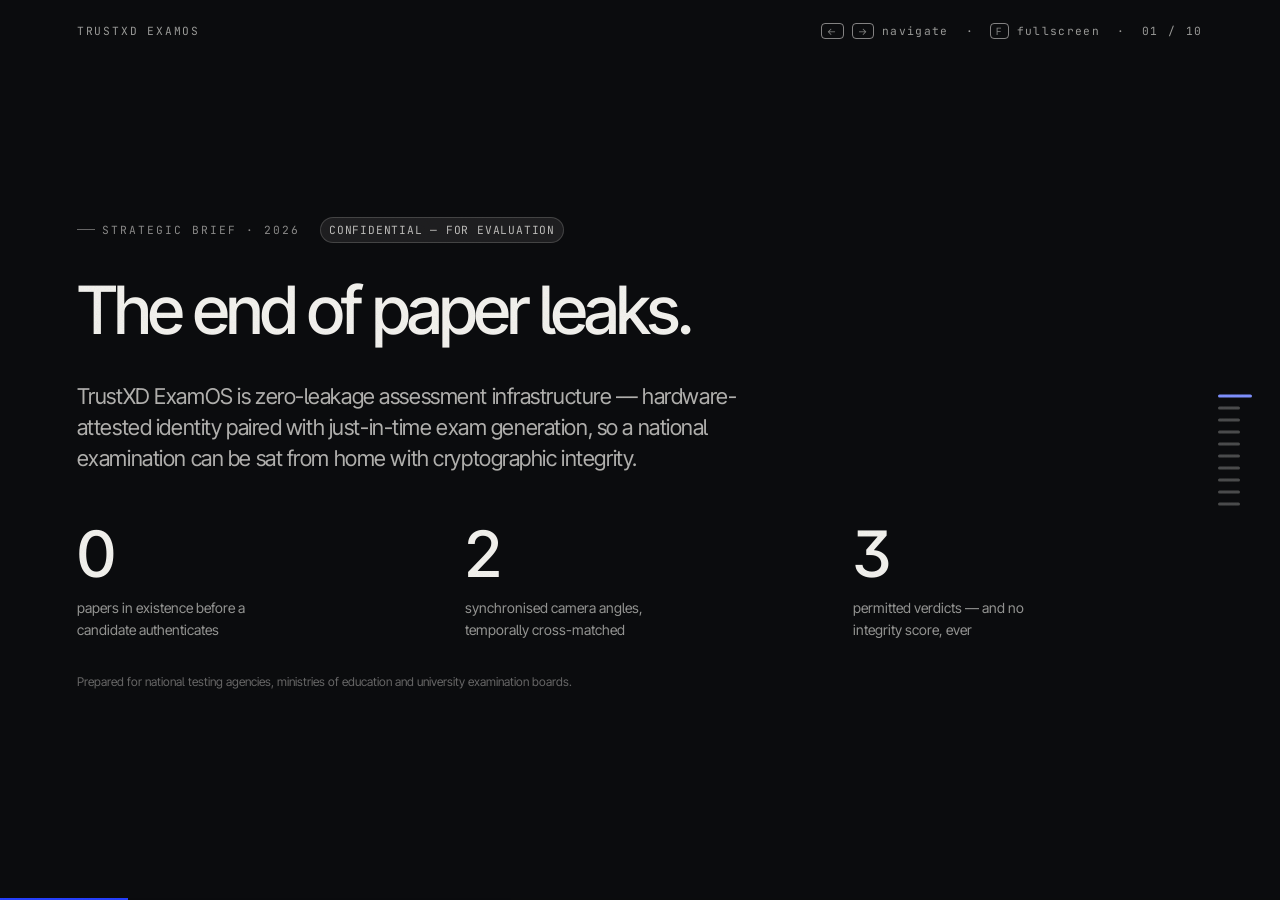
<file: pitch.html>
<!doctype html>
<html lang="en">
<head>
<meta charset="utf-8">
<meta name="viewport" content="width=device-width, initial-scale=1">
<title>Strategic Pitch — TrustXD ExamOS</title>
<meta name="description" content="Ten-slide strategic pitch for national testing agencies, education ministries and university boards: TrustXD ExamOS, the end-to-paper-leaks assessment platform.">
<meta name="theme-color" content="#F4F3EF">
<link rel="icon" href="data:image/svg+xml,%3Csvg xmlns='http://www.w3.org/2000/svg' viewBox='0 0 26 26'%3E%3Crect x='1' y='1' width='24' height='24' rx='8' fill='%23F4F3EF' stroke='%230B0C0E' stroke-width='1.6'/%3E%3Cpath d='M8 8l10 10M18 8L8 18' stroke='%232540FF' stroke-width='1.8' stroke-linecap='round'/%3E%3Ccircle cx='13' cy='13' r='3.2' fill='%23F4F3EF' stroke='%230B0C0E' stroke-width='1.6'/%3E%3C/svg%3E">
<link rel="preconnect" href="https://fonts.googleapis.com">
<link rel="preconnect" href="https://fonts.gstatic.com" crossorigin>
<link href="https://fonts.googleapis.com/css2?family=Inter+Tight:wght@300;400;500;600&family=Instrument+Serif:ital@0;1&family=JetBrains+Mono:wght@400;500&display=swap" rel="stylesheet">
<link rel="stylesheet" href="assets/css/core.css">
<link rel="stylesheet" href="assets/css/pitch.css">
<style>
  .chart svg { width: 100%; height: auto; overflow: visible; }
  .legend { display: flex; flex-wrap: wrap; gap: 1rem; margin-top: .9rem; }
  .legend__i { display: inline-flex; align-items: center; gap: .5em; font-size: var(--t-xs); color: var(--ink-2); }
  .legend__key { width: 14px; height: 3px; border-radius: 2px; flex: none; }
  .legend__key--band { height: 10px; border-radius: 3px; }
</style>
</head>
<body>

<div class="grain" aria-hidden="true"></div>

<div class="deck__top">
  <a href="index.html" style="display:inline-flex;align-items:center;gap:.5rem;color:inherit">
    <span class="deck__num">TRUSTXD EXAMOS</span>
  </a>
  <span class="deck__hint">
    <kbd>←</kbd><kbd>→</kbd> navigate &nbsp;·&nbsp; <kbd>F</kbd> fullscreen &nbsp;·&nbsp;
    <span class="deck__num" data-deck-num>01 / 10</span>
  </span>
</div>

<nav class="deck__rail" aria-label="Slides"></nav>
<div class="deck__bar" aria-hidden="true"><i></i></div>

<div class="deck">

  <!-- ─────────── 01 · TITLE ─────────── -->
  <section class="slide slide--ink" id="s1" aria-label="Slide 1: Title">
    <div class="slide__inner">
      <div class="slide__eyebrow">
        <span class="kicker">Strategic brief · 2026</span>
        <span class="chip" style="background:rgba(244,243,239,.08);color:rgba(244,243,239,.75);box-shadow:inset 0 0 0 1px rgba(244,243,239,.18)">Confidential — for evaluation</span>
      </div>
      <h2 style="max-width:16ch">The end of paper leaks.</h2>
      <p class="big" style="margin-top:clamp(1.5rem,3vw,2.5rem)">
        TrustXD ExamOS is zero-leakage assessment infrastructure — hardware-attested identity
        paired with just-in-time exam generation, so a national examination can be sat from
        home with cryptographic integrity.
      </p>
      <div class="s-stats">
        <div class="s-stat"><b>0</b><span>papers in existence before a candidate authenticates</span></div>
        <div class="s-stat"><b>2</b><span>synchronised camera angles, temporally cross-matched</span></div>
        <div class="s-stat"><b>3</b><span>permitted verdicts — and no integrity score, ever</span></div>
      </div>
      <p class="s-note">Prepared for national testing agencies, ministries of education and university examination boards.</p>
    </div>
  </section>

  <!-- ─────────── 02 · PROBLEM ─────────── -->
  <section class="slide" id="s2" aria-label="Slide 2: The problem">
    <div class="slide__inner">
      <div class="slide__eyebrow"><span class="kicker">01 — The problem</span></div>
      <h2>Exams do not fail at the margins. They fail at the design.</h2>
      <div class="s-cols">
        <article class="s-card">
          <span class="s-card__n">FAILURE 01</span>
          <h4>The paper exists before the exam</h4>
          <p>A printed paper is a valuable secret held by presses, couriers, strongrooms and centre staff for weeks. Leakage is what that design produces when it works as built.</p>
        </article>
        <article class="s-card">
          <span class="s-card__n">FAILURE 02</span>
          <h4>Identity is a moment, not a state</h4>
          <p>A photograph and a signature at a desk at 9 a.m. Proxy substitution survives because nobody is checking who is sitting there at 10:40.</p>
        </article>
        <article class="s-card">
          <span class="s-card__n">FAILURE 03</span>
          <h4>Integrity is reported as a score</h4>
          <p>Remote proctoring returns "87% suspicious" and a career turns on it. A candidate cannot cross-examine a number; a court cannot audit one.</p>
        </article>
      </div>
      <p class="big" style="margin-top:clamp(1.5rem,3vw,2.5rem);max-width:74ch">
        Each failure ends the same way: cancellation, re-examination, litigation, a lost year for
        candidates who did nothing wrong — and a lasting reduction in public trust that no
        subsequent administration fully recovers.
      </p>
    </div>
  </section>

  <!-- ─────────── 03 · WHY NOW ─────────── -->
  <section class="slide slide--sunk" id="s3" aria-label="Slide 3: Why now">
    <div class="slide__inner">
      <div class="slide__eyebrow"><span class="kicker">02 — Why now</span></div>
      <div class="s-split">
        <div>
          <h2>Four conditions arrived at once.</h2>
          <p class="big" style="margin-top:1.5rem">
            None of these existed together five years ago. Every previous attempt at at-home
            high-stakes assessment failed on at least one of them.
          </p>
        </div>
        <ul class="s-list">
          <li><b>01</b><span>Sealed-chip attestation is universal<small>App Attest and Play Integrity ship in every current phone — a cryptographic proof that a frame came from real hardware.</small></span></li>
          <li><b>02</b><span>A second camera is already in the room<small>The dual-angle rig needs no new hardware for the overwhelming majority of candidates.</small></span></li>
          <li><b>03</b><span>Generative models can rewrite inside bounds<small>Reliable enough to re-parameterise items within declared ranges — and now cheap enough to do it per candidate, at national scale.</small></span></li>
          <li><b>04</b><span>The legal frame is settled<small>The DPDP Act 2023 tells us exactly what consent, retention and redress must look like. Compliance is now a spec, not a guess.</small></span></li>
        </ul>
      </div>
    </div>
  </section>

  <!-- ─────────── 04 · INSIGHT ─────────── -->
  <section class="slide slide--ink" id="s4" aria-label="Slide 4: The insight">
    <div class="slide__inner">
      <div class="slide__eyebrow"><span class="kicker">03 — The insight</span></div>
      <h2 style="max-width:22ch">You cannot leak a paper that does not exist yet.</h2>
      <p class="big" style="margin-top:clamp(1.5rem,3vw,2.5rem)">
        Every incumbent guards the secret harder — more strongrooms, more cameras, more
        biometric gates at the centre door. We removed the secret.
      </p>
      <ul class="s-list" style="margin-top:clamp(1.75rem,4vw,3rem)">
        <li><b>A</b><span>Don't guard the paper — don't create it<small>Papers are assembled per candidate at T−0, after identity clears, and never exist in advance.</small></span></li>
        <li><b>B</b><span>Don't check identity once — hold it<small>Two cameras at an arbitrary angle, correlated continuously, with a sealed chip proving the hardware is real.</small></span></li>
        <li><b>C</b><span>Don't score integrity — record it<small>Deterministic evidence, three verdicts, an independent human on every flag, and the candidate reads the same file.</small></span></li>
      </ul>
    </div>
  </section>

  <!-- ─────────── 05 · PRODUCT ─────────── -->
  <section class="slide" id="s5" aria-label="Slide 5: The product">
    <div class="slide__inner">
      <div class="slide__eyebrow"><span class="kicker">04 — The product</span><span class="chip">Five modules · three assurance levels</span></div>
      <h2>Three locks in series. The paper opens last.</h2>
      <div class="s-cols s-cols--4" style="margin-top:clamp(1.5rem,3vw,2.5rem)">
        <article class="s-card">
          <span class="s-card__n">MODULE A</span>
          <h4>Identity lock</h4>
          <p>On-device ID parsing, active liveness, a 468-point facial mesh, and a second camera at 60°–120° whose motion must correlate with the first. Every frame signed by a sealed chip.</p>
        </article>
        <article class="s-card">
          <span class="s-card__n">MODULE B</span>
          <h4>Display lock</h4>
          <p>A 3-second token painted on the exam screen, read by the phone, returned over an independent channel and validated inside a 2-second window on the server's own clock.</p>
        </article>
        <article class="s-card">
          <span class="s-card__n">MODULE C</span>
          <h4>Paper lock</h4>
          <p>The item bank stays encrypted until locks A and B both hold. Then the generator writes this candidate's paper — and the IRT calibrator proves it is the same test.</p>
        </article>
        <article class="s-card">
          <span class="s-card__n">MODULES D + E</span>
          <h4>Evidence &amp; rights</h4>
          <p>Deterministic trails, three verdicts, independent reviewers, itemised bilingual consent, continuous self-view, and a 30-day purge that proves itself.</p>
        </article>
      </div>
      <p class="s-note">Level 1 browser-only · Level 2 dual-camera · Level 3 dual-camera plus attested status agent for national examinations.</p>
    </div>
  </section>

  <!-- ─────────── 06 · FAIRNESS ─────────── -->
  <section class="slide slide--sunk" id="s6" aria-label="Slide 6: Psychometric fairness">
    <div class="slide__inner">
      <div class="slide__eyebrow"><span class="kicker">05 — The hard question</span></div>
      <div class="s-split" style="align-items:start">
        <div>
          <h2 style="max-width:16ch">"Different papers can't be fair."</h2>
          <p class="big" style="margin-top:1.5rem">
            They can — if you can measure it. Item Response Theory turns fairness from a promise
            into an enforced tolerance, checked before any candidate sees an item.
          </p>
          <ul class="s-list" style="margin-top:1.75rem">
            <li><b>±0.05</b><span>logit tolerance on difficulty<small>Enforced per item. A variant outside the band is rejected, never delivered.</small></span></li>
            <li><b>0.094</b><span>marks — typical form effect on a 60-item paper<small>Against a standard error of measurement of 3.16 marks.</small></span></li>
            <li><b>3%</b><span>of the noise a candidate already carries<small>The paper they were given is the smallest source of uncertainty in their score.</small></span></li>
          </ul>
        </div>
        <div>
          <div style="background:var(--surface);border-radius:var(--r-lg);box-shadow:inset 0 0 0 1px var(--line);padding:clamp(1rem,2vw,1.5rem)">
            <div class="chart" id="pIcc"></div>
            <div class="legend">
              <span class="legend__i"><i class="legend__key" style="border-top:2px dotted var(--series-2);background:none;height:0"></i>Base item (dotted)</span>
              <span class="legend__i"><i class="legend__key" style="background:var(--series-1)"></i>Generated variants, n = 8</span>
              <span class="legend__i"><i class="legend__key legend__key--band" style="background:var(--series-1);opacity:.18"></i>±0.05 parity envelope</span>
            </div>
          </div>
          <p class="s-note">Item characteristic curves. Full derivation in the psychometric equivalence specification.</p>
        </div>
      </div>
    </div>
  </section>

  <!-- ─────────── 07 · DEFENSIBILITY ─────────── -->
  <section class="slide" id="s7" aria-label="Slide 7: Legal defensibility">
    <div class="slide__inner">
      <div class="slide__eyebrow"><span class="kicker">06 — Defensibility</span></div>
      <h2>The system your legal cell can actually defend.</h2>
      <div class="s-cols" style="margin-top:clamp(1.5rem,3vw,2.5rem)">
        <article class="s-card">
          <span class="s-card__n">NO BLACK BOX</span>
          <h4>There is no integrity score</h4>
          <p>No field stores one, no API returns one, no configuration enables one. Every flag names the rule and the threshold that produced it.</p>
        </article>
        <article class="s-card">
          <span class="s-card__n">THREE OUTCOMES</span>
          <h4>Clear · Review required · Not assessable</h4>
          <p>Nothing else. "Not assessable" says the evidence was insufficient — it says nothing about the candidate, and always carries a free re-sit.</p>
        </article>
        <article class="s-card">
          <span class="s-card__n">REPRODUCIBLE</span>
          <h4>The same trail, seven years later</h4>
          <p>Append-only, signed, deterministic. A tribunal replays the session and gets byte-identical evidence — with the rule-set version it was judged under.</p>
        </article>
      </div>
      <div class="s-split" style="margin-top:clamp(1.75rem,4vw,3rem);align-items:start">
        <p class="big">
          Candidates see their own evidence, their own reviewer access log, and their own
          retention clock. A system nobody can inspect is not a trust system, whatever it
          detects.
        </p>
        <p class="big">
          Findings of misconduct remain the institution's own decision. TrustXD supplies the
          evidence file and holds no opinion on guilt — which is precisely why the evidence
          file is worth something.
        </p>
      </div>
    </div>
  </section>

  <!-- ─────────── 08 · MARKET ─────────── -->
  <section class="slide slide--sunk" id="s8" aria-label="Slide 8: Market and model">
    <div class="slide__inner">
      <div class="slide__eyebrow"><span class="kicker">07 — Market &amp; model</span></div>
      <div class="s-split" style="align-items:start">
        <div>
          <h2 style="max-width:14ch">Priced per session, sold per programme.</h2>
          <ul class="s-list" style="margin-top:1.5rem">
            <li><b>01</b><span>National testing agencies<small>Multi-shift competitive examinations — the anchor customer and the hardest proof point.</small></span></li>
            <li><b>02</b><span>State boards and common entrance tests<small>High volume, high political sensitivity, strong equity mandate.</small></span></li>
            <li><b>03</b><span>Universities and deemed universities<small>Institution-run entrance tests where centre logistics dominate cost.</small></span></li>
            <li><b>04</b><span>Banking and public-sector recruitment<small>Frequent cycles, large cohorts, existing remote-assessment budgets.</small></span></li>
          </ul>
          <p class="s-note">Revenue: per-candidate-session licence priced by assurance level, plus an annual platform subscription, plus a funded civic-node programme for candidates without a second device.</p>
        </div>
        <div>
          <h3>Where the cost actually goes</h3>
          <p style="font-size:var(--t-sm);color:var(--ink-3);margin-top:.5rem;max-width:44ch">
            Indexed comparison of delivered cost per candidate. Centre-based delivery is set to 100.
          </p>
          <div class="bars" role="img" aria-label="Indexed cost per candidate: centre-based delivery 100, TrustXD Level 3 with civic-node programme 52, TrustXD Level 3 standard 38.">
            <div class="bar__row">
              <span class="bar__k">Centre-based delivery</span>
              <span class="bar__track"><i class="bar__fill bar__fill--ghost" style="width:100%"></i><span class="bar__v">100</span></span>
            </div>
            <div class="bar__row">
              <span class="bar__k">TrustXD L3 + civic nodes</span>
              <span class="bar__track"><i class="bar__fill" style="width:52%"></i><span class="bar__v">52</span></span>
            </div>
            <div class="bar__row">
              <span class="bar__k">TrustXD L3 standard</span>
              <span class="bar__track"><i class="bar__fill" style="width:38%"></i><span class="bar__v">38</span></span>
            </div>
          </div>
          <p class="s-note">
            Illustrative model, not a quoted price. It removes venue hire, printing, secure
            transport, invigilator deployment and candidate travel; it adds compute, media
            egress, reviewer capacity and the civic-node programme. Actual figures are modelled
            per programme during a pilot.
          </p>
        </div>
      </div>
    </div>
  </section>

  <!-- ─────────── 09 · ROADMAP ─────────── -->
  <section class="slide" id="s9" aria-label="Slide 9: Roadmap">
    <div class="slide__inner">
      <div class="slide__eyebrow"><span class="kicker">08 — Path to national scale</span></div>
      <h2>Earn the national exam. Do not start with it.</h2>
      <div class="s-cols s-cols--4" style="margin-top:clamp(1.5rem,3vw,2.5rem)">
        <article class="s-card">
          <span class="s-card__n">P0 · SHADOW</span>
          <h4>One university test</h4>
          <p>~5,000 candidates, run alongside the existing centre-based exam. Results not issued from TrustXD.</p>
          <p style="margin-top:auto;color:var(--accent-deep);font-family:var(--mono);font-size:var(--t-mono);letter-spacing:.1em">EXIT: ZERO DELIVERY INCIDENTS</p>
        </article>
        <article class="s-card">
          <span class="s-card__n">P1 · PARALLEL</span>
          <h4>Results issued</h4>
          <p>Two university tests plus a banking recruitment shift, ~120,000 candidates, live results.</p>
          <p style="margin-top:auto;color:var(--accent-deep);font-family:var(--mono);font-size:var(--t-mono);letter-spacing:.1em">EXIT: FLAG RATE ≤ 4%</p>
        </article>
        <article class="s-card">
          <span class="s-card__n">P2 · REGIONAL</span>
          <h4>State entrance test</h4>
          <p>~600,000 candidates with civic nodes in aspirational districts, proving the equity model.</p>
          <p style="margin-top:auto;color:var(--accent-deep);font-family:var(--mono);font-size:var(--t-mono);letter-spacing:.1em">EXIT: NO DISTRICT SKEW</p>
        </article>
        <article class="s-card">
          <span class="s-card__n">P3 · NATIONAL</span>
          <h4>Full-scale administration</h4>
          <p>A national competitive examination at 2.5 million concurrent sessions.</p>
          <p style="margin-top:auto;color:var(--accent-deep);font-family:var(--mono);font-size:var(--t-mono);letter-spacing:.1em">EXIT: CLEAN STATUTORY AUDIT</p>
        </article>
      </div>
      <p class="big" style="margin-top:clamp(1.5rem,3vw,2.5rem);max-width:74ch">
        Each phase publishes its own evidence: appeal-upholding rates, Not-assessable rates by
        district, and an independent DIF review. If the equity numbers do not hold, the phase
        does not advance.
      </p>
    </div>
  </section>

  <!-- ─────────── 10 · THE ASK ─────────── -->
  <section class="slide slide--ink" id="s10" aria-label="Slide 10: The ask">
    <div class="slide__inner">
      <div class="slide__eyebrow"><span class="kicker">09 — The ask</span></div>
      <h2 style="max-width:14ch">Run one paper on it. Then decide.</h2>
      <div class="s-split" style="margin-top:clamp(1.5rem,3vw,2.5rem);align-items:start">
        <ul class="s-list">
          <li><b>WE ASK</b><span>One examination, one cohort<small>Run in shadow beside your existing delivery, with your own psychometricians reading our parameters.</small></span></li>
          <li><b>WE ASK</b><span>A named audit contact<small>Ledger access from day one, not after the pilot report is written.</small></span></li>
          <li><b>WE ASK</b><span>Twelve weeks<small>Four to integrate, two to seed the item families, six to deliver and analyse.</small></span></li>
        </ul>
        <ul class="s-list">
          <li><b>YOU GET</b><span>The complete evidence ledger<small>Yours, exportable, in a documented open format. No lock-in and no data hostage.</small></span></li>
          <li><b>YOU GET</b><span>Published fairness analysis<small>Full DIF sweep and form-equivalence report, whatever it says.</small></span></li>
          <li><b>YOU GET</b><span>A costed national model<small>Delivered cost per candidate for your programme, built from your pilot's real numbers.</small></span></li>
        </ul>
      </div>
      <div style="display:flex;flex-wrap:wrap;gap:.75rem;align-items:center;margin-top:clamp(1.75rem,4vw,3rem)">
        <a class="btn btn--accent" href="index.html#pilot" data-magnet="0.2">Request the pilot brief</a>
        <a class="btn btn--ghost" href="prd.html" style="--fg:var(--paper);box-shadow:inset 0 0 0 1px rgba(244,243,239,.28)">Read the PRD</a>
        <a class="btn btn--ghost" href="architecture.html" style="--fg:var(--paper);box-shadow:inset 0 0 0 1px rgba(244,243,239,.28)">Architecture blueprint</a>
      </div>
      <p class="s-note">TrustXD ExamOS · <span data-year></span> · Concept deck. Figures marked illustrative are modelling assumptions, not results.</p>
    </div>
  </section>

</div>

<script src="assets/js/pitch.js" defer></script>
<script src="assets/js/psychometrics.js" defer></script>
</body>
</html>
</file>
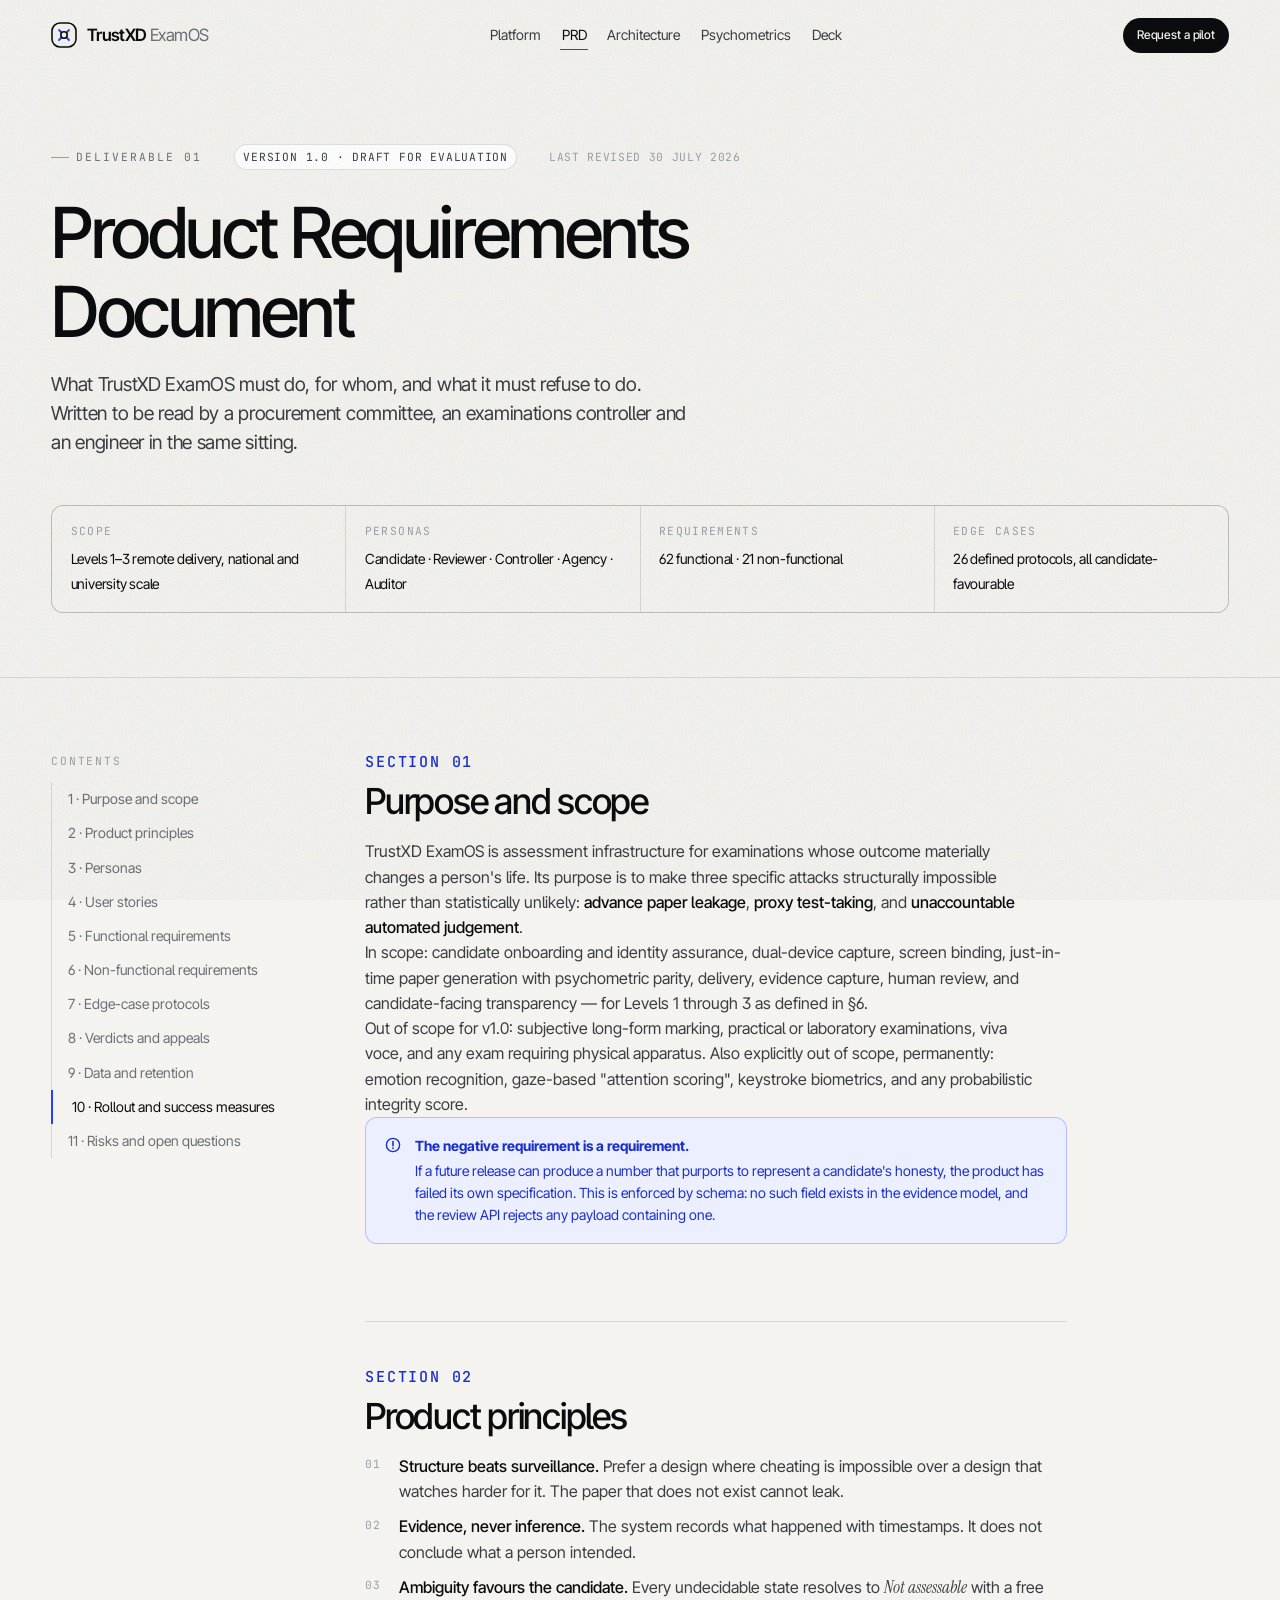
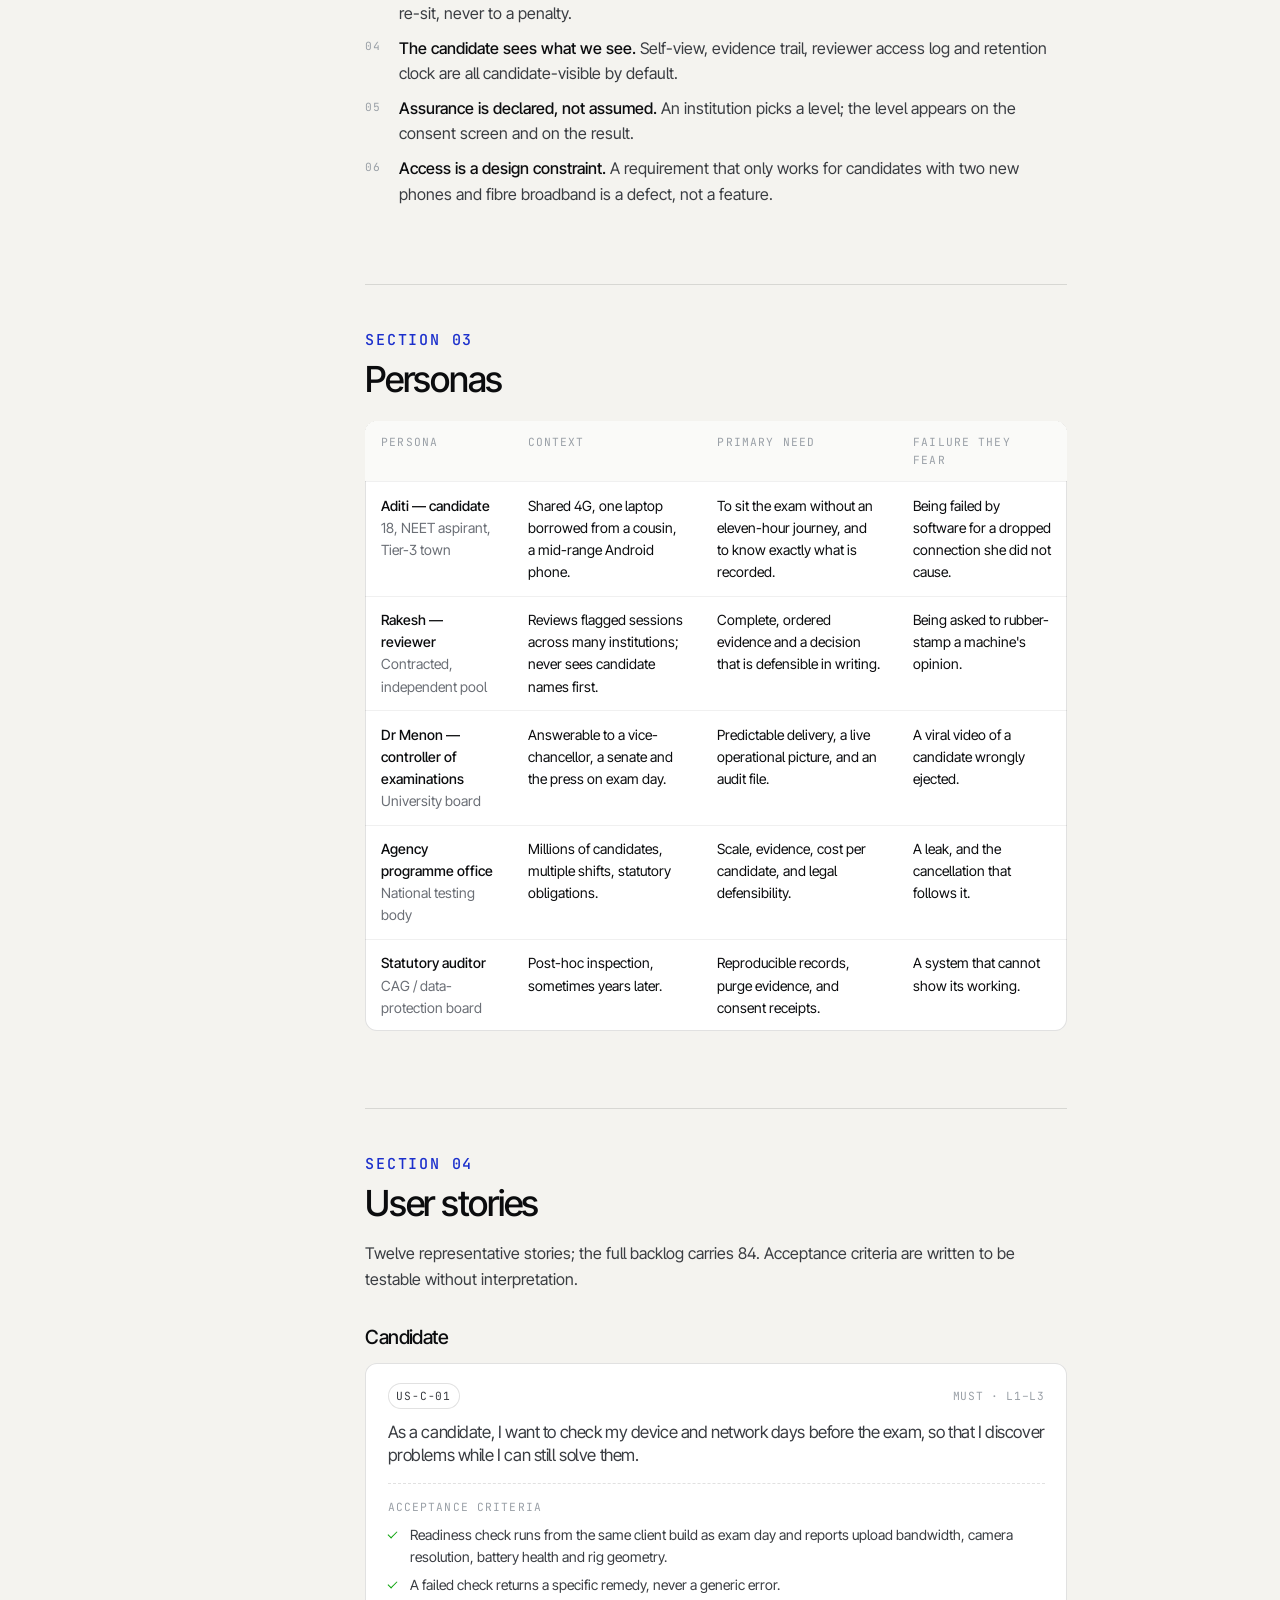
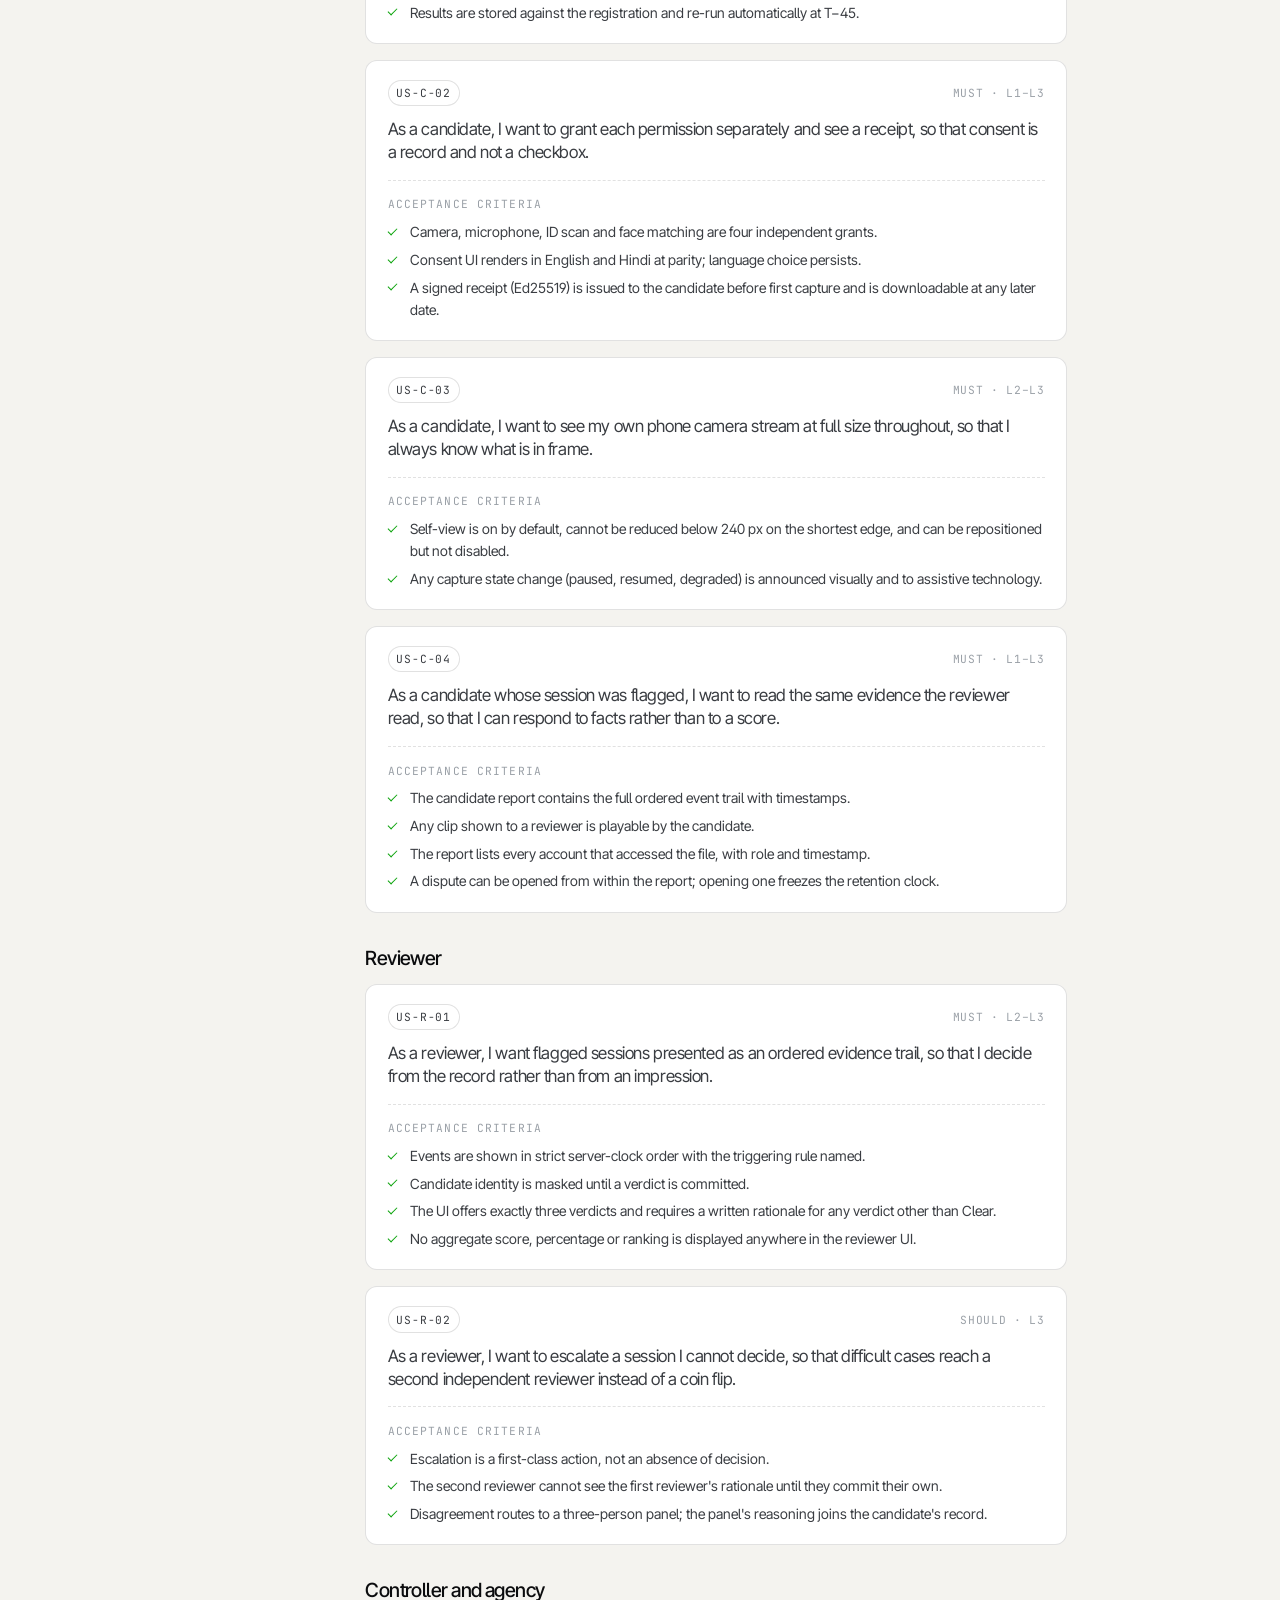
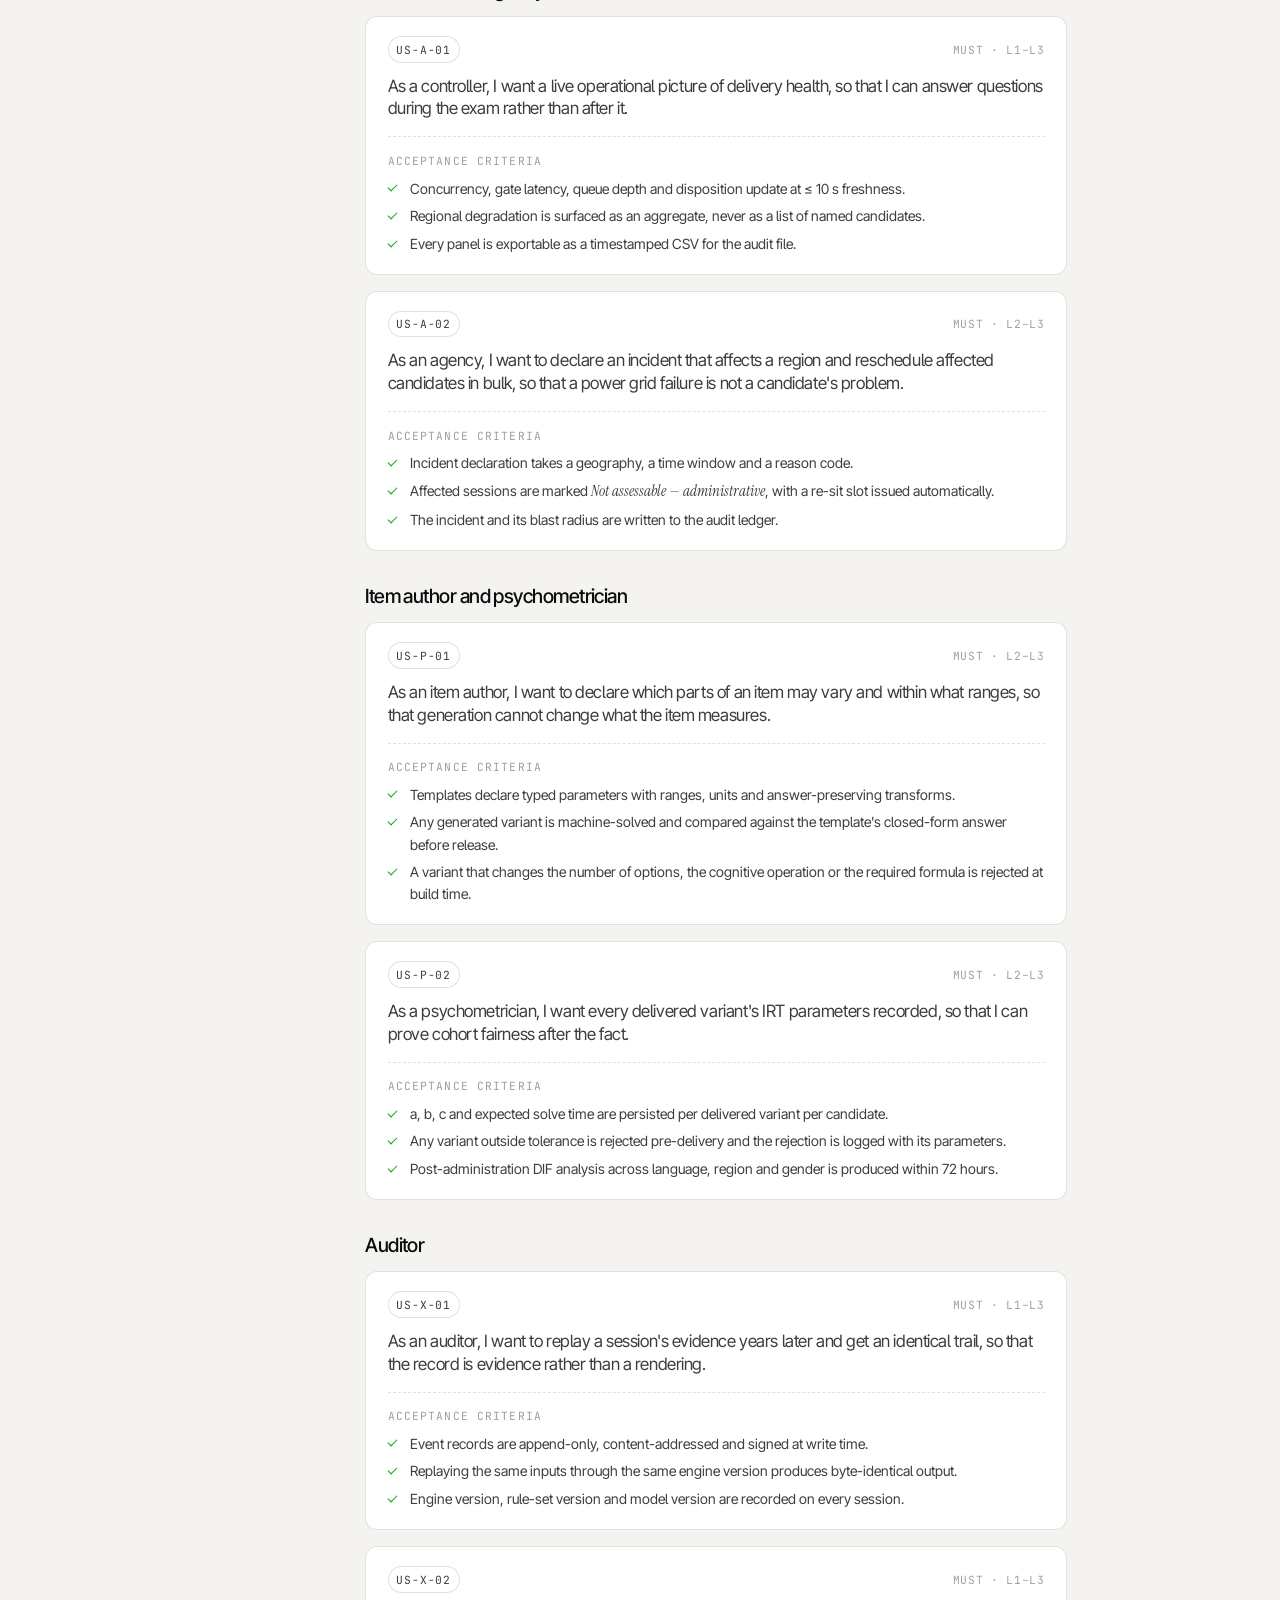
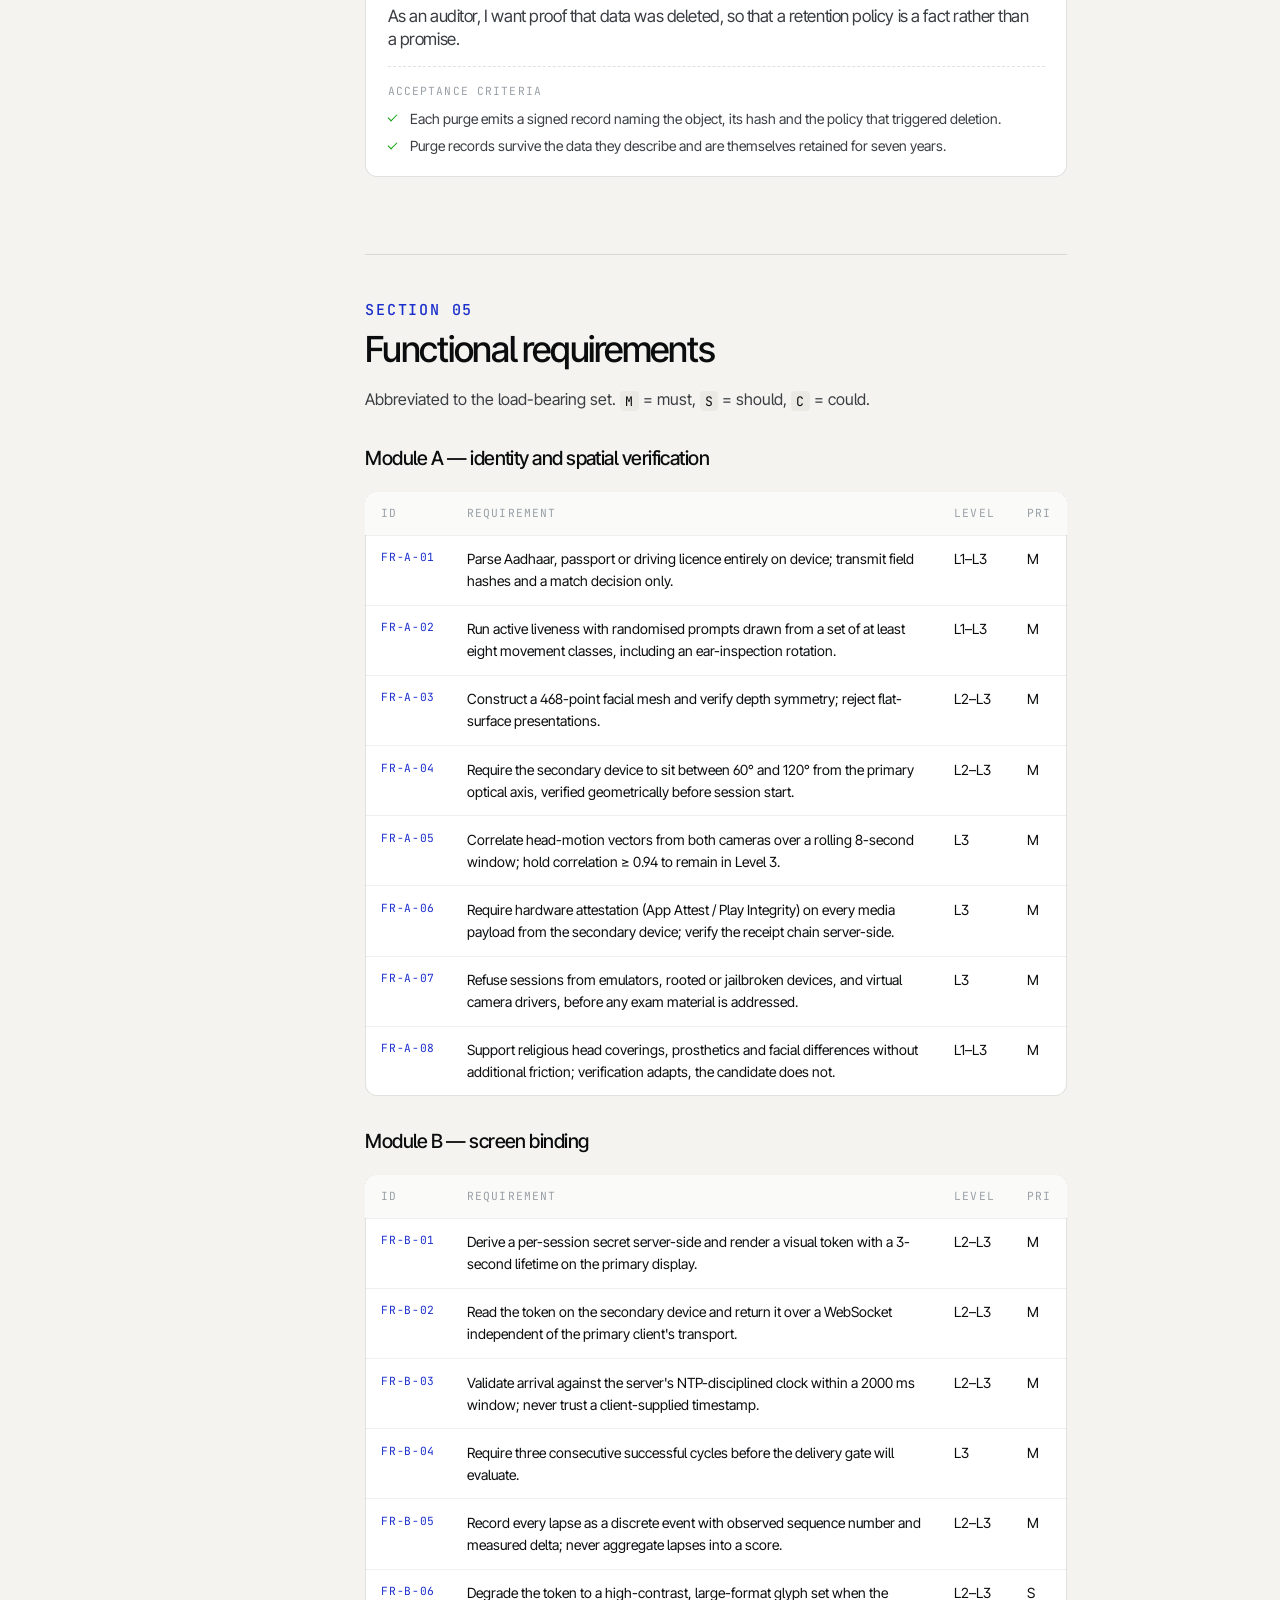
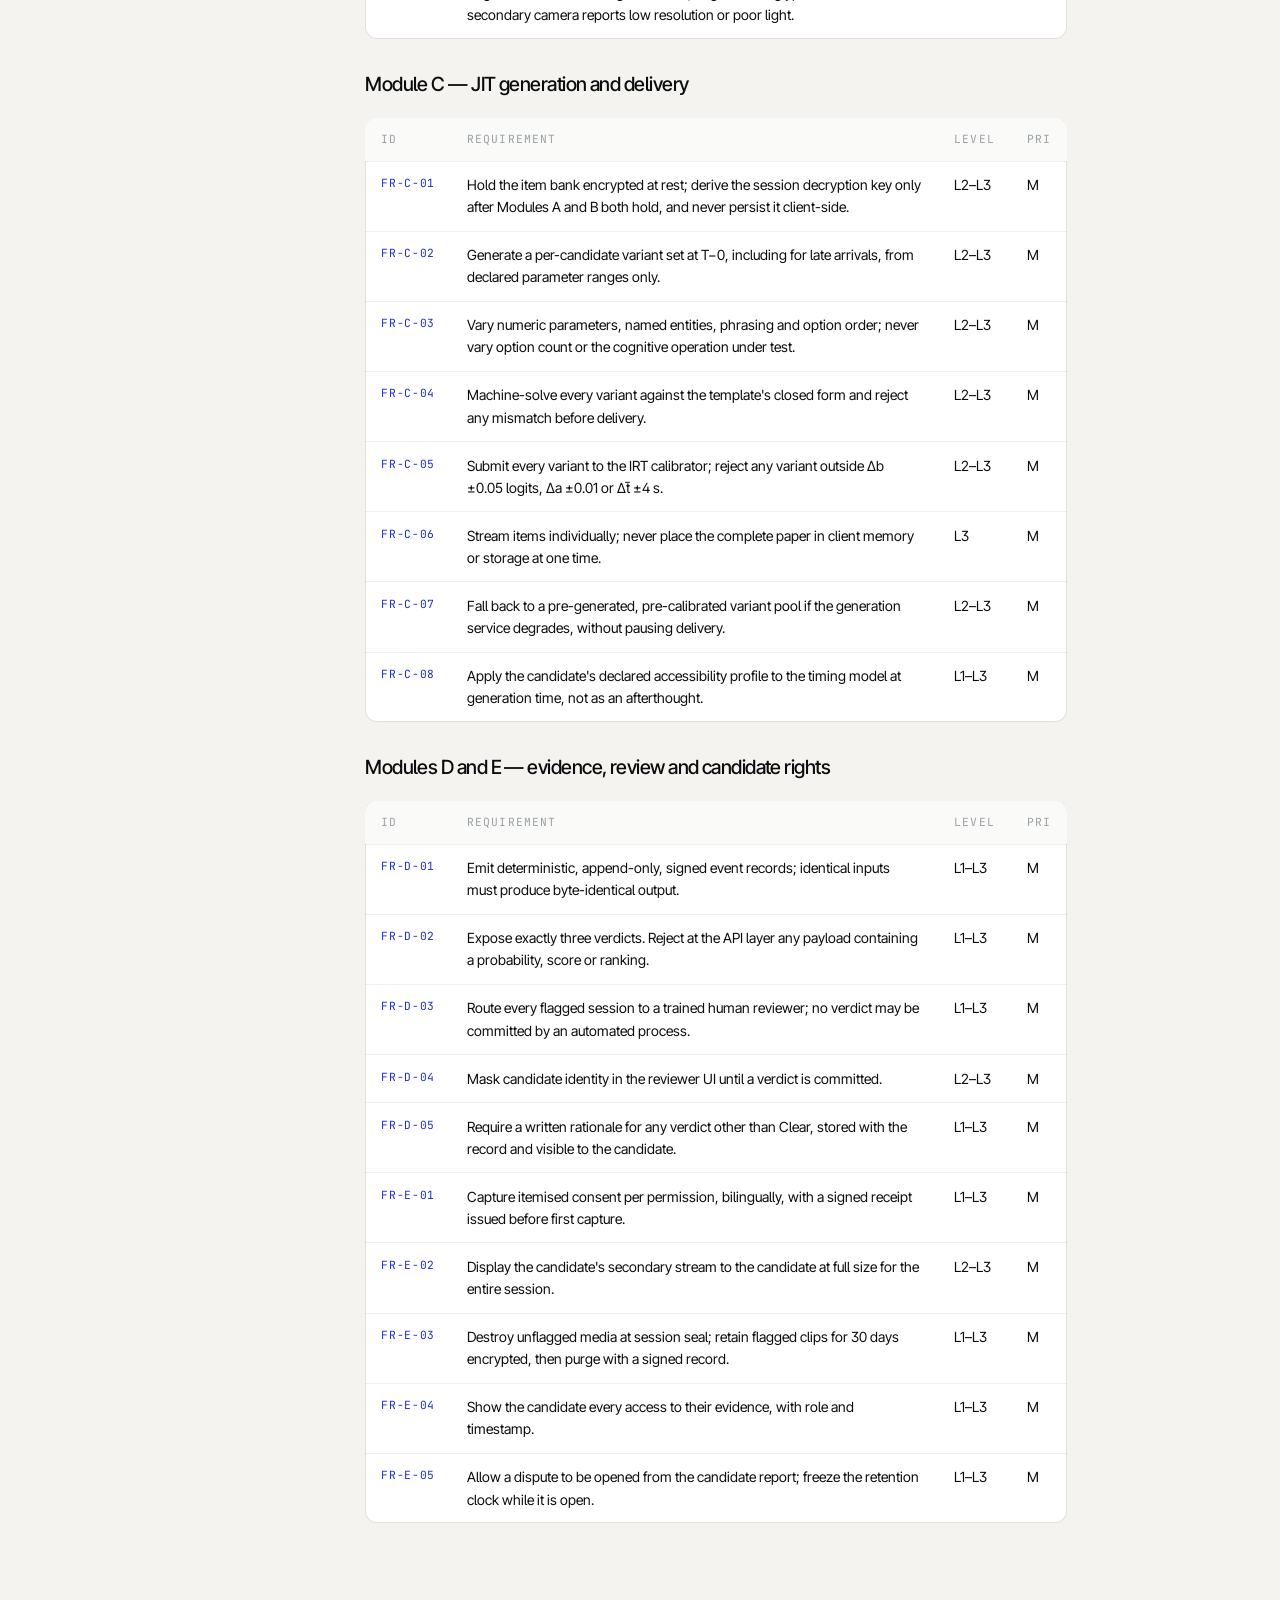
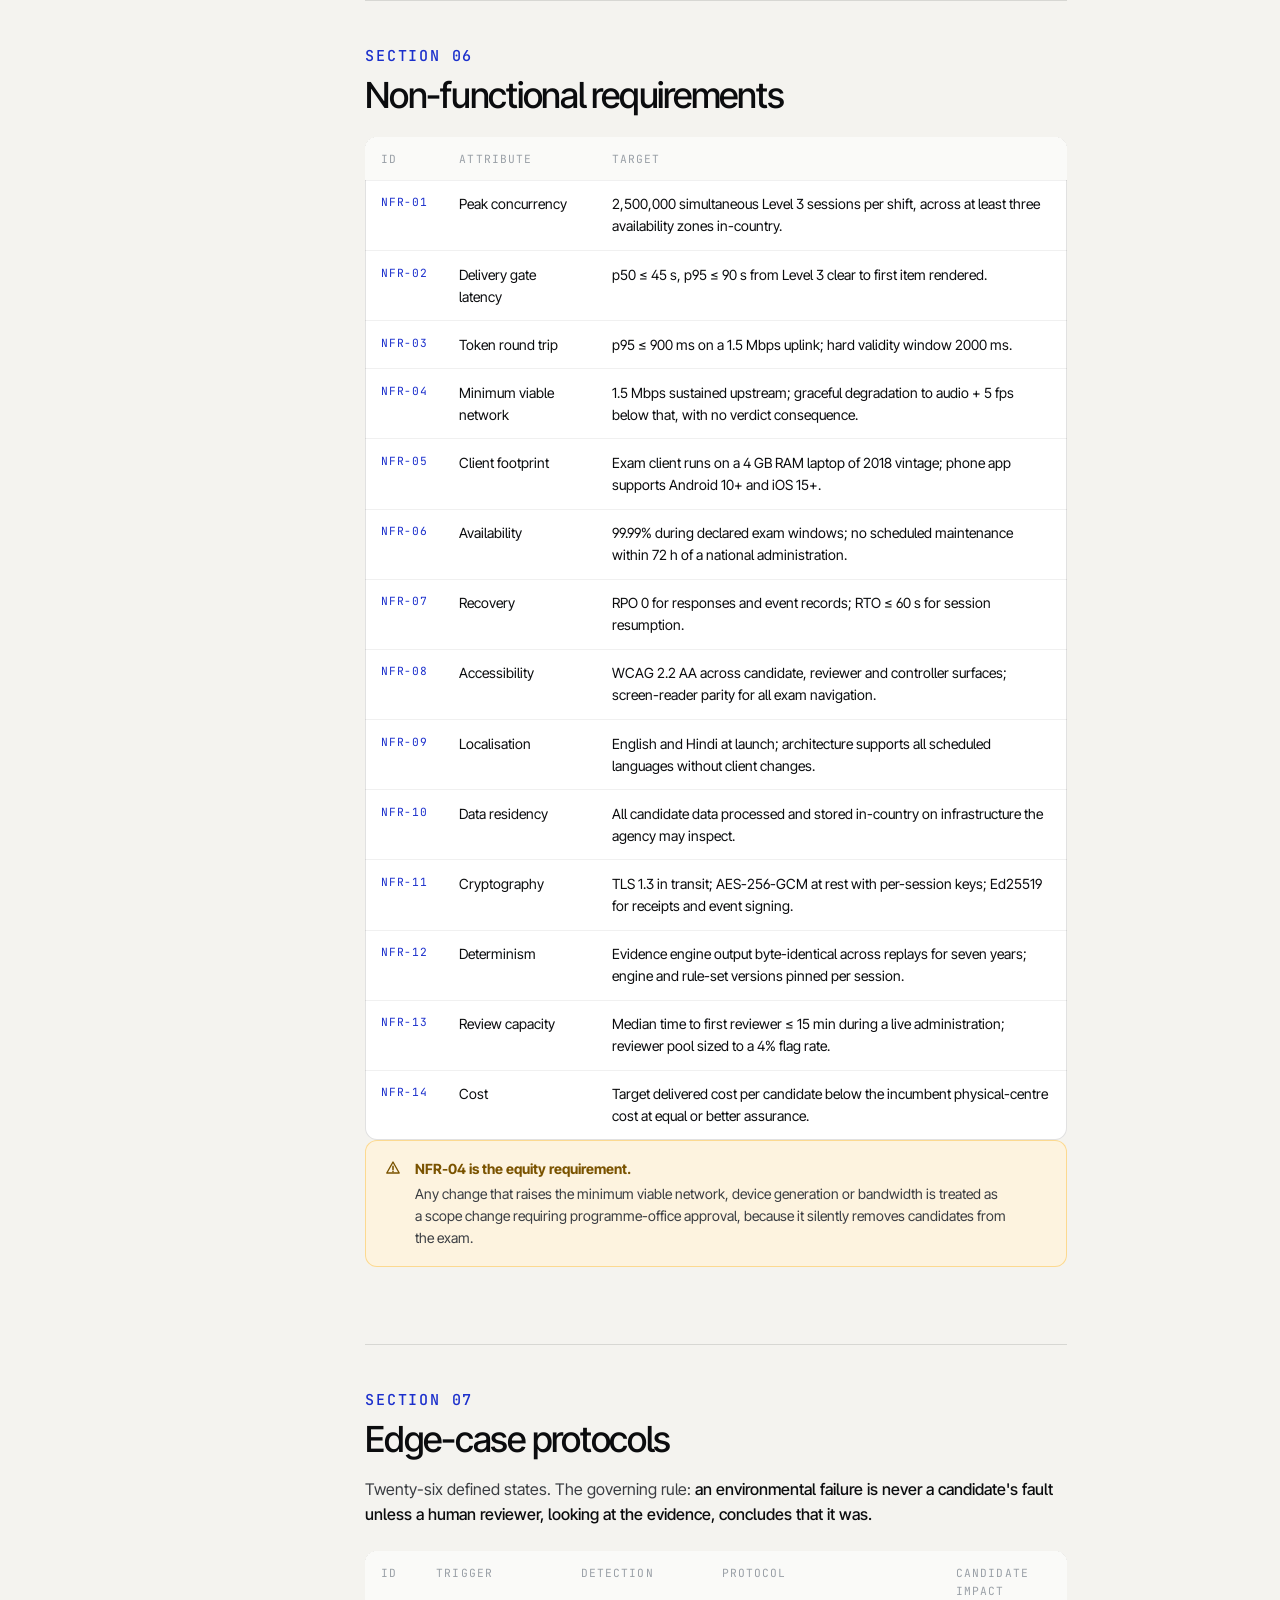
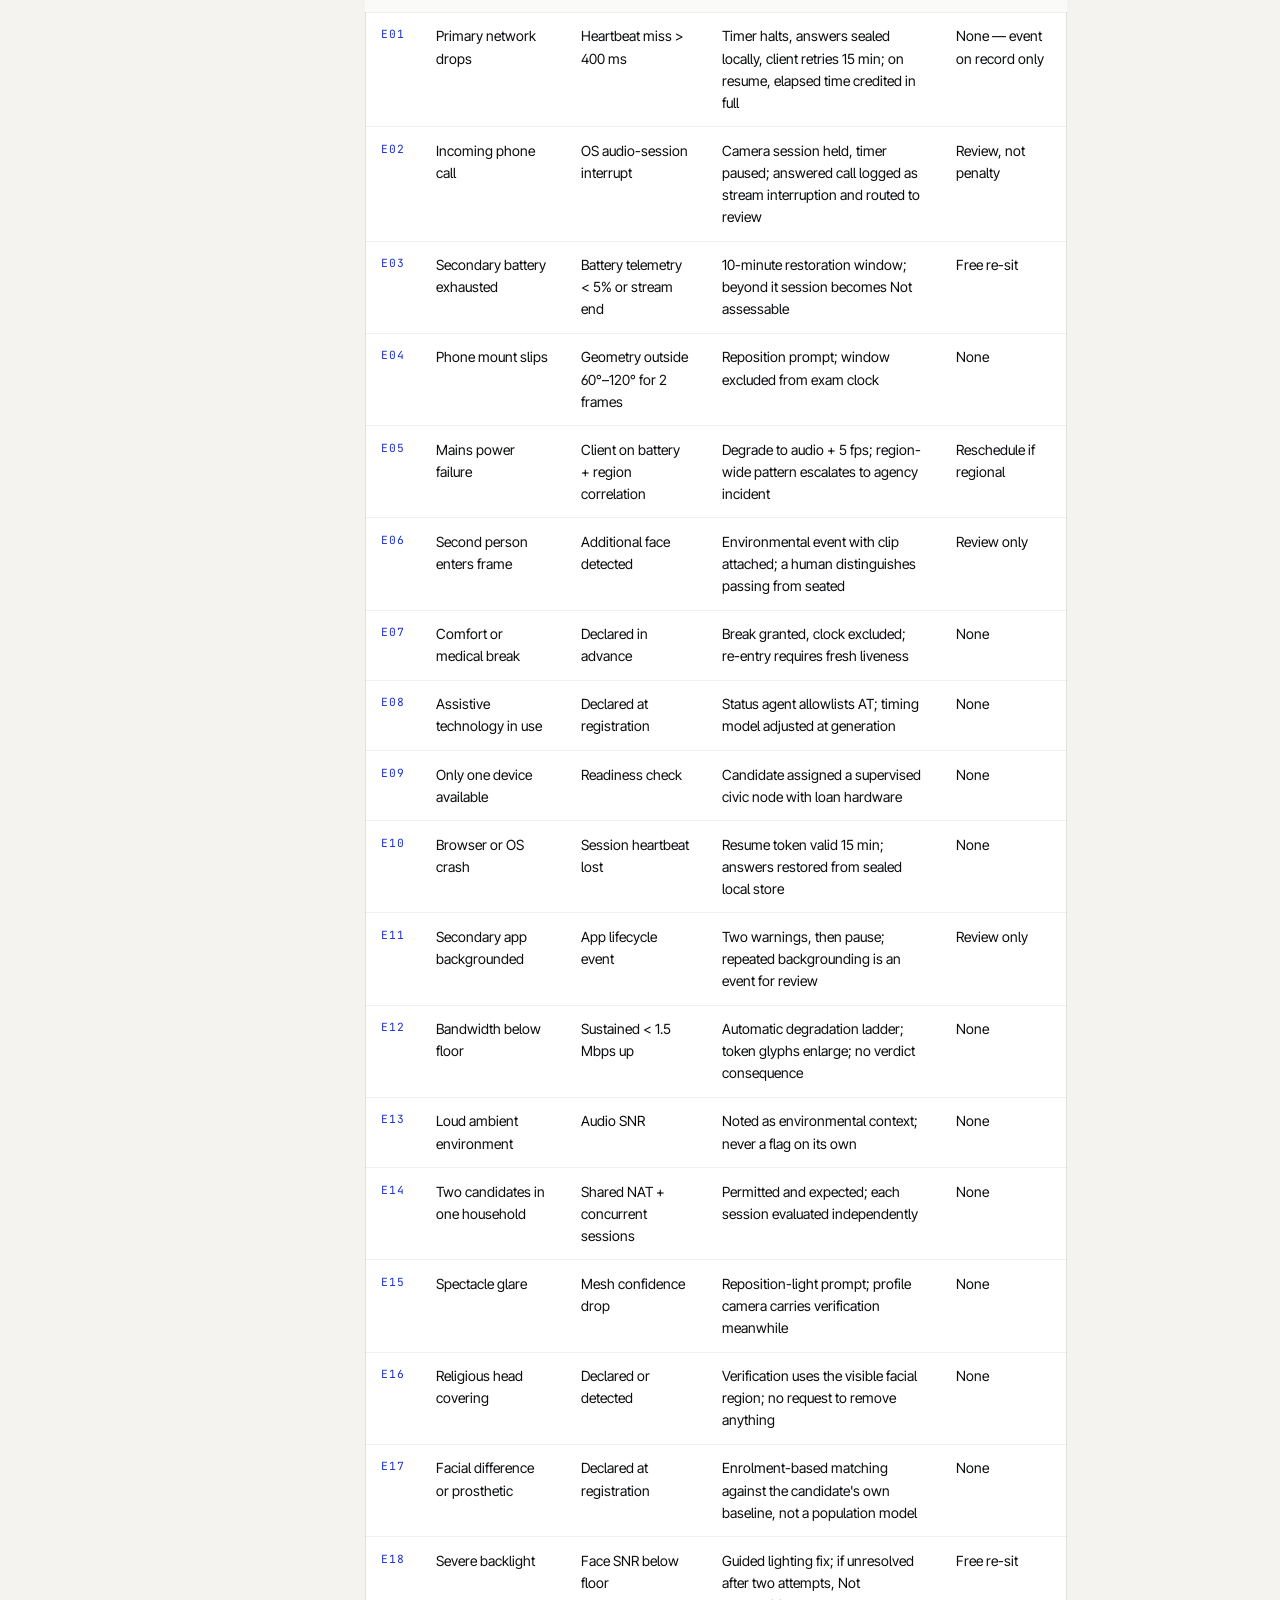
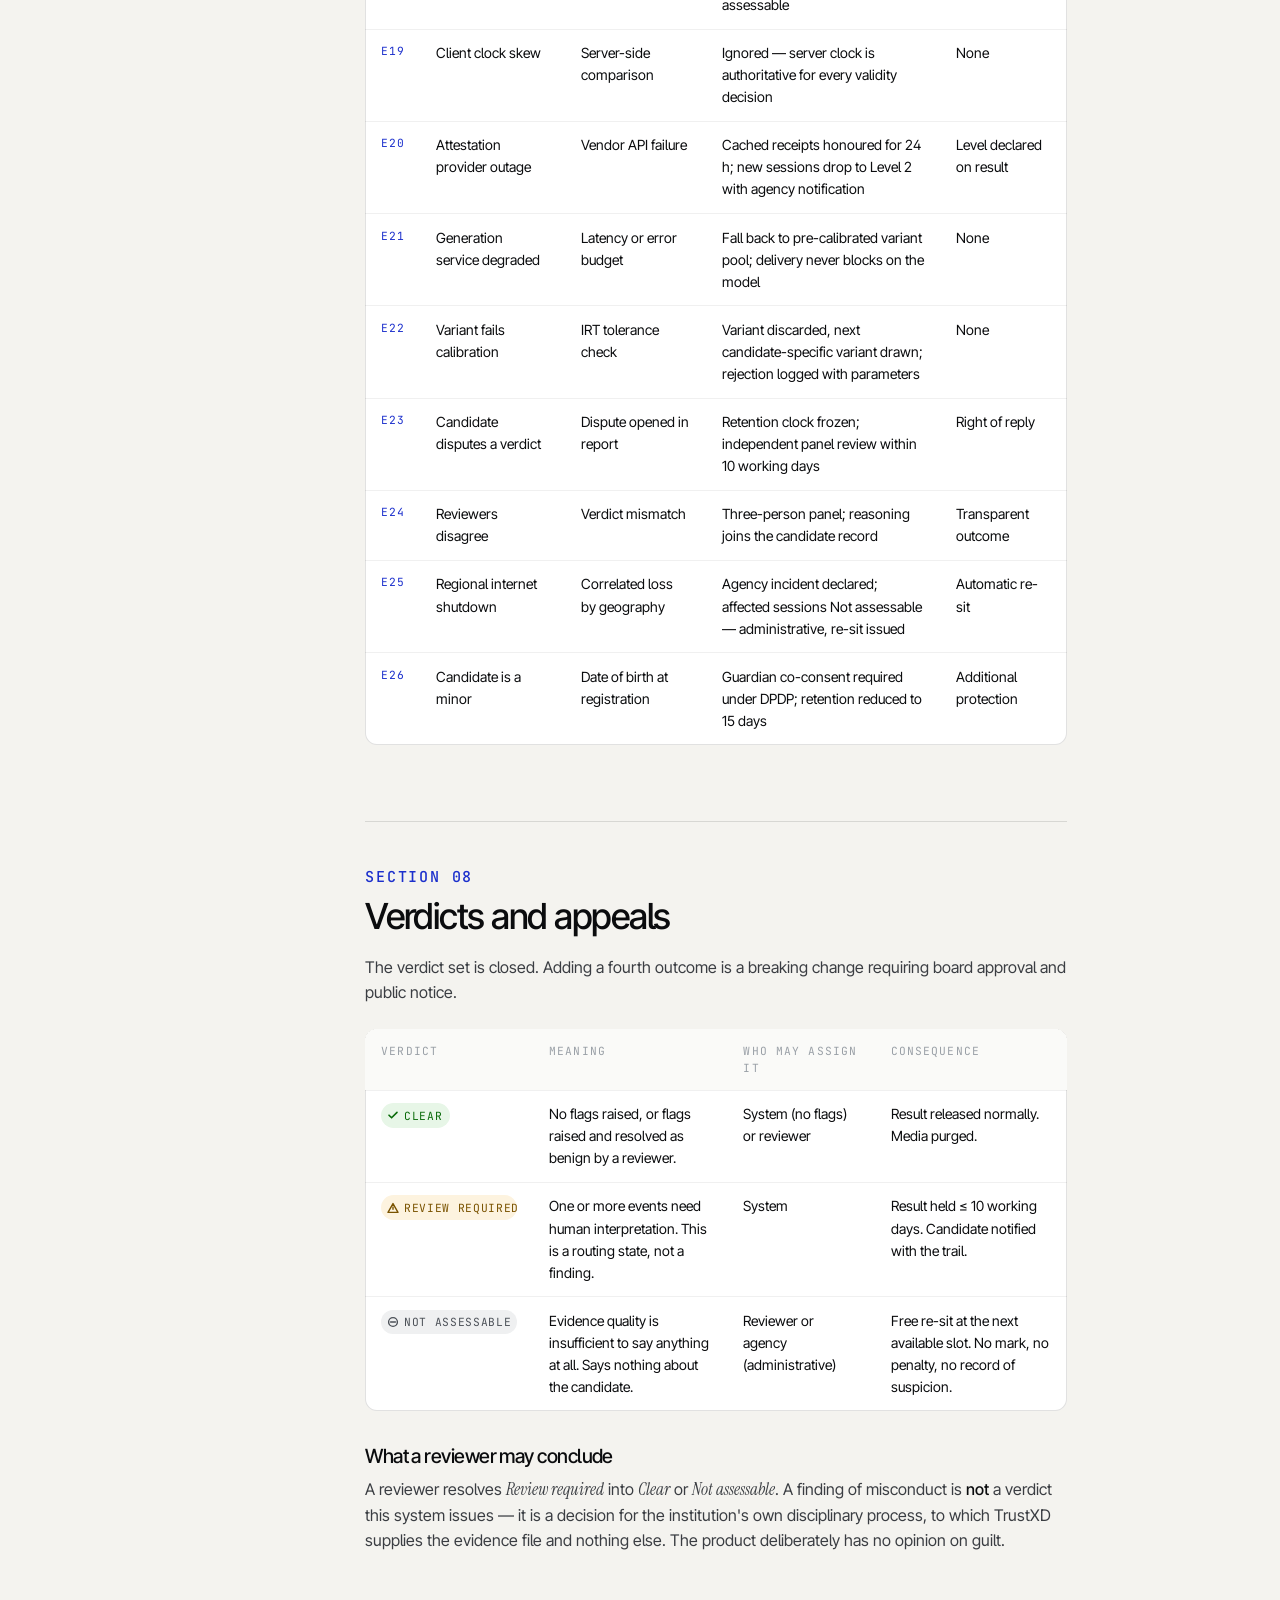
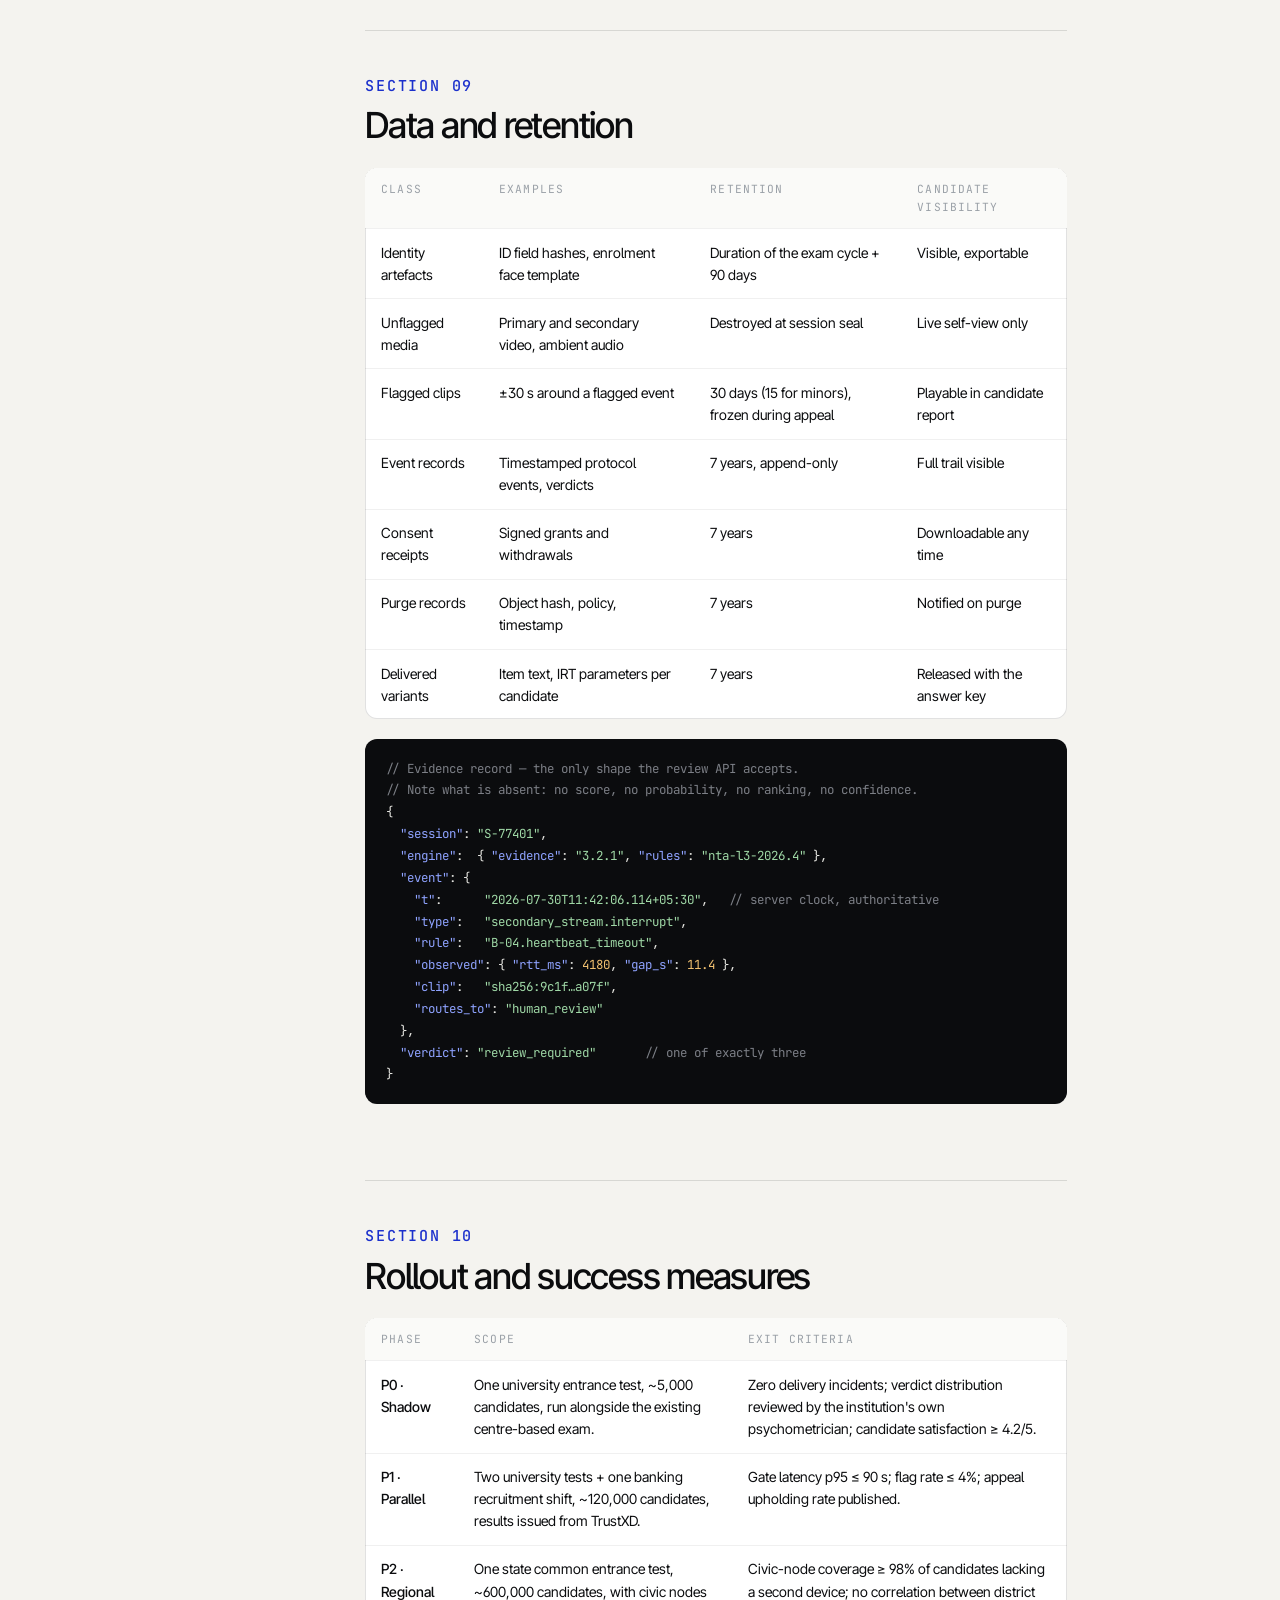
<file: prd.html>
<!doctype html>
<html lang="en">
<head>
<meta charset="utf-8">
<meta name="viewport" content="width=device-width, initial-scale=1">
<title>Product Requirements — TrustXD ExamOS</title>
<meta name="description" content="Product Requirements Document for TrustXD ExamOS: personas, user stories, functional and non-functional requirements, and twenty-six edge-case protocols.">
<meta name="theme-color" content="#F4F3EF">
<link rel="icon" href="data:image/svg+xml,%3Csvg xmlns='http://www.w3.org/2000/svg' viewBox='0 0 26 26'%3E%3Crect x='1' y='1' width='24' height='24' rx='8' fill='%23F4F3EF' stroke='%230B0C0E' stroke-width='1.6'/%3E%3Cpath d='M8 8l10 10M18 8L8 18' stroke='%232540FF' stroke-width='1.8' stroke-linecap='round'/%3E%3Ccircle cx='13' cy='13' r='3.2' fill='%23F4F3EF' stroke='%230B0C0E' stroke-width='1.6'/%3E%3C/svg%3E">
<link rel="preconnect" href="https://fonts.googleapis.com">
<link rel="preconnect" href="https://fonts.gstatic.com" crossorigin>
<link href="https://fonts.googleapis.com/css2?family=Inter+Tight:wght@300;400;500;600&family=Instrument+Serif:ital@0;1&family=JetBrains+Mono:wght@400;500&display=swap" rel="stylesheet">
<link rel="stylesheet" href="assets/css/core.css">
<link rel="stylesheet" href="assets/css/doc.css">
</head>
<body>

<a class="skip" href="#main">Skip to content</a>
<div class="progress" aria-hidden="true"></div>
<div class="grain" aria-hidden="true"></div>
<div class="cursor" aria-hidden="true"><span class="cursor__label"></span></div>

<header class="nav">
  <div class="wrap nav__inner">
    <a class="brand" href="index.html" aria-label="TrustXD ExamOS home">
      <svg class="brand__mark" viewBox="0 0 26 26" aria-hidden="true">
        <rect x="1" y="1" width="24" height="24" rx="8" fill="none" stroke="currentColor" stroke-width="1.6"/>
        <path d="M8 8l10 10M18 8L8 18" stroke="#2540FF" stroke-width="1.8" stroke-linecap="round"/>
        <circle cx="13" cy="13" r="3.2" fill="var(--paper)" stroke="currentColor" stroke-width="1.6"/>
      </svg>
      <span class="brand__name"><b>TrustXD</b> <span>ExamOS</span></span>
    </a>
    <nav class="nav__links" aria-label="Primary">
      <a class="nav__link" href="index.html#modules">Platform</a>
      <a class="nav__link" href="prd.html" aria-current="page">PRD</a>
      <a class="nav__link" href="architecture.html">Architecture</a>
      <a class="nav__link" href="psychometrics.html">Psychometrics</a>
      <a class="nav__link" href="pitch.html">Deck</a>
    </nav>
    <div class="nav__cta">
      <a class="btn btn--sm" href="index.html#pilot" data-magnet="0.2">Request a pilot</a>
      <button class="nav__burger" aria-label="Open menu" aria-expanded="false"><i></i></button>
    </div>
  </div>
</header>

<div class="menu" role="dialog" aria-label="Menu" aria-modal="true">
  <ul class="menu__list">
    <li class="menu__item"><a href="index.html">Home</a></li>
    <li class="menu__item"><a href="prd.html">Product requirements</a></li>
    <li class="menu__item"><a href="architecture.html">Architecture</a></li>
    <li class="menu__item"><a href="psychometrics.html">Psychometrics</a></li>
    <li class="menu__item"><a href="pitch.html">Pitch deck</a></li>
  </ul>
  <div class="menu__foot">
    <p class="mono muted">TRUSTXD EXAMOS · <span data-year></span></p>
    <a class="btn btn--accent btn--sm" href="index.html#pilot">Request a pilot</a>
  </div>
</div>

<main id="main">

<section class="dochero">
  <div class="wrap">
    <div class="dochero__meta">
      <span class="kicker">Deliverable 01</span>
      <span class="chip">Version 1.0 · Draft for evaluation</span>
      <span class="mono dim">LAST REVISED 30 JULY 2026</span>
    </div>
    <h1 data-split>Product Requirements Document</h1>
    <p class="lead" data-rise>
      What TrustXD ExamOS must do, for whom, and what it must refuse to do. Written to be read
      by a procurement committee, an examinations controller and an engineer in the same sitting.
    </p>

    <div class="dochero__facts" data-stagger="0.06">
      <div class="dochero__fact"><b>Scope</b><span>Levels 1–3 remote delivery, national and university scale</span></div>
      <div class="dochero__fact"><b>Personas</b><span>Candidate · Reviewer · Controller · Agency · Auditor</span></div>
      <div class="dochero__fact"><b>Requirements</b><span>62 functional · 21 non-functional</span></div>
      <div class="dochero__fact"><b>Edge cases</b><span>26 defined protocols, all candidate-favourable</span></div>
    </div>
  </div>
</section>

<div class="wrap">
  <div class="doc">
    <!-- TOC -->
    <aside class="toc">
      <h2>Contents</h2>
      <ol>
        <li><a class="toc__link is-active" href="#purpose">1 · Purpose and scope</a></li>
        <li><a class="toc__link" href="#principles">2 · Product principles</a></li>
        <li><a class="toc__link" href="#personas">3 · Personas</a></li>
        <li><a class="toc__link" href="#stories">4 · User stories</a></li>
        <li><a class="toc__link" href="#functional">5 · Functional requirements</a></li>
        <li><a class="toc__link" href="#nonfunctional">6 · Non-functional requirements</a></li>
        <li><a class="toc__link" href="#edge">7 · Edge-case protocols</a></li>
        <li><a class="toc__link" href="#verdicts">8 · Verdicts and appeals</a></li>
        <li><a class="toc__link" href="#data">9 · Data and retention</a></li>
        <li><a class="toc__link" href="#rollout">10 · Rollout and success measures</a></li>
        <li><a class="toc__link" href="#risks">11 · Risks and open questions</a></li>
      </ol>
    </aside>

    <!-- ARTICLE -->
    <article class="prose">

      <section id="purpose" data-doc-sec>
        <h2><span class="sn">Section 01</span>Purpose and scope</h2>
        <p>
          TrustXD ExamOS is assessment infrastructure for examinations whose outcome materially
          changes a person's life. Its purpose is to make three specific attacks structurally
          impossible rather than statistically unlikely: <strong>advance paper leakage</strong>,
          <strong>proxy test-taking</strong>, and <strong>unaccountable automated judgement</strong>.
        </p>
        <p>
          In scope: candidate onboarding and identity assurance, dual-device capture, screen
          binding, just-in-time paper generation with psychometric parity, delivery, evidence
          capture, human review, and candidate-facing transparency — for Levels 1 through 3 as
          defined in §6.
        </p>
        <p>
          Out of scope for v1.0: subjective long-form marking, practical or laboratory
          examinations, viva voce, and any exam requiring physical apparatus. Also explicitly out
          of scope, permanently: emotion recognition, gaze-based "attention scoring", keystroke
          biometrics, and any probabilistic integrity score.
        </p>
        <div class="note note--accent">
          <svg width="16" height="16" viewBox="0 0 16 16" fill="none" aria-hidden="true"><circle cx="8" cy="8" r="6.6" stroke="currentColor" stroke-width="1.4"/><path d="M8 4.6v4.2M8 11.1v.4" stroke="currentColor" stroke-width="1.6" stroke-linecap="round"/></svg>
          <p><b>The negative requirement is a requirement.</b> If a future release can produce a
          number that purports to represent a candidate's honesty, the product has failed its
          own specification. This is enforced by schema: no such field exists in the evidence
          model, and the review API rejects any payload containing one.</p>
        </div>
      </section>

      <section id="principles" data-doc-sec>
        <h2><span class="sn">Section 02</span>Product principles</h2>
        <ol class="steps">
          <li><strong>Structure beats surveillance.</strong> Prefer a design where cheating is impossible over a design that watches harder for it. The paper that does not exist cannot leak.</li>
          <li><strong>Evidence, never inference.</strong> The system records what happened with timestamps. It does not conclude what a person intended.</li>
          <li><strong>Ambiguity favours the candidate.</strong> Every undecidable state resolves to <em>Not assessable</em> with a free re-sit, never to a penalty.</li>
          <li><strong>The candidate sees what we see.</strong> Self-view, evidence trail, reviewer access log and retention clock are all candidate-visible by default.</li>
          <li><strong>Assurance is declared, not assumed.</strong> An institution picks a level; the level appears on the consent screen and on the result.</li>
          <li><strong>Access is a design constraint.</strong> A requirement that only works for candidates with two new phones and fibre broadband is a defect, not a feature.</li>
        </ol>
      </section>

      <section id="personas" data-doc-sec>
        <h2><span class="sn">Section 03</span>Personas</h2>
        <div class="dtable">
          <table>
            <thead>
              <tr><th>Persona</th><th>Context</th><th>Primary need</th><th>Failure they fear</th></tr>
            </thead>
            <tbody>
              <tr>
                <td><strong>Aditi — candidate</strong><br><span class="muted">18, NEET aspirant, Tier-3 town</span></td>
                <td>Shared 4G, one laptop borrowed from a cousin, a mid-range Android phone.</td>
                <td>To sit the exam without an eleven-hour journey, and to know exactly what is recorded.</td>
                <td>Being failed by software for a dropped connection she did not cause.</td>
              </tr>
              <tr>
                <td><strong>Rakesh — reviewer</strong><br><span class="muted">Contracted, independent pool</span></td>
                <td>Reviews flagged sessions across many institutions; never sees candidate names first.</td>
                <td>Complete, ordered evidence and a decision that is defensible in writing.</td>
                <td>Being asked to rubber-stamp a machine's opinion.</td>
              </tr>
              <tr>
                <td><strong>Dr Menon — controller of examinations</strong><br><span class="muted">University board</span></td>
                <td>Answerable to a vice-chancellor, a senate and the press on exam day.</td>
                <td>Predictable delivery, a live operational picture, and an audit file.</td>
                <td>A viral video of a candidate wrongly ejected.</td>
              </tr>
              <tr>
                <td><strong>Agency programme office</strong><br><span class="muted">National testing body</span></td>
                <td>Millions of candidates, multiple shifts, statutory obligations.</td>
                <td>Scale, evidence, cost per candidate, and legal defensibility.</td>
                <td>A leak, and the cancellation that follows it.</td>
              </tr>
              <tr>
                <td><strong>Statutory auditor</strong><br><span class="muted">CAG / data-protection board</span></td>
                <td>Post-hoc inspection, sometimes years later.</td>
                <td>Reproducible records, purge evidence, and consent receipts.</td>
                <td>A system that cannot show its working.</td>
              </tr>
            </tbody>
          </table>
        </div>
      </section>

      <section id="stories" data-doc-sec>
        <h2><span class="sn">Section 04</span>User stories</h2>
        <p>Twelve representative stories; the full backlog carries 84. Acceptance criteria are written to be testable without interpretation.</p>

        <h3>Candidate</h3>
        <div class="story">
          <div class="story__head"><span class="chip">US-C-01</span><span class="mono dim">MUST · L1–L3</span></div>
          <p class="story__q">As a candidate, I want to check my device and network days before the exam, so that I discover problems while I can still solve them.</p>
          <div class="story__ac"><b>Acceptance criteria</b>
            <ul>
              <li>Readiness check runs from the same client build as exam day and reports upload bandwidth, camera resolution, battery health and rig geometry.</li>
              <li>A failed check returns a specific remedy, never a generic error.</li>
              <li>Results are stored against the registration and re-run automatically at T−45.</li>
            </ul>
          </div>
        </div>

        <div class="story">
          <div class="story__head"><span class="chip">US-C-02</span><span class="mono dim">MUST · L1–L3</span></div>
          <p class="story__q">As a candidate, I want to grant each permission separately and see a receipt, so that consent is a record and not a checkbox.</p>
          <div class="story__ac"><b>Acceptance criteria</b>
            <ul>
              <li>Camera, microphone, ID scan and face matching are four independent grants.</li>
              <li>Consent UI renders in English and Hindi at parity; language choice persists.</li>
              <li>A signed receipt (Ed25519) is issued to the candidate before first capture and is downloadable at any later date.</li>
            </ul>
          </div>
        </div>

        <div class="story">
          <div class="story__head"><span class="chip">US-C-03</span><span class="mono dim">MUST · L2–L3</span></div>
          <p class="story__q">As a candidate, I want to see my own phone camera stream at full size throughout, so that I always know what is in frame.</p>
          <div class="story__ac"><b>Acceptance criteria</b>
            <ul>
              <li>Self-view is on by default, cannot be reduced below 240 px on the shortest edge, and can be repositioned but not disabled.</li>
              <li>Any capture state change (paused, resumed, degraded) is announced visually and to assistive technology.</li>
            </ul>
          </div>
        </div>

        <div class="story">
          <div class="story__head"><span class="chip">US-C-04</span><span class="mono dim">MUST · L1–L3</span></div>
          <p class="story__q">As a candidate whose session was flagged, I want to read the same evidence the reviewer read, so that I can respond to facts rather than to a score.</p>
          <div class="story__ac"><b>Acceptance criteria</b>
            <ul>
              <li>The candidate report contains the full ordered event trail with timestamps.</li>
              <li>Any clip shown to a reviewer is playable by the candidate.</li>
              <li>The report lists every account that accessed the file, with role and timestamp.</li>
              <li>A dispute can be opened from within the report; opening one freezes the retention clock.</li>
            </ul>
          </div>
        </div>

        <h3>Reviewer</h3>
        <div class="story">
          <div class="story__head"><span class="chip">US-R-01</span><span class="mono dim">MUST · L2–L3</span></div>
          <p class="story__q">As a reviewer, I want flagged sessions presented as an ordered evidence trail, so that I decide from the record rather than from an impression.</p>
          <div class="story__ac"><b>Acceptance criteria</b>
            <ul>
              <li>Events are shown in strict server-clock order with the triggering rule named.</li>
              <li>Candidate identity is masked until a verdict is committed.</li>
              <li>The UI offers exactly three verdicts and requires a written rationale for any verdict other than Clear.</li>
              <li>No aggregate score, percentage or ranking is displayed anywhere in the reviewer UI.</li>
            </ul>
          </div>
        </div>

        <div class="story">
          <div class="story__head"><span class="chip">US-R-02</span><span class="mono dim">SHOULD · L3</span></div>
          <p class="story__q">As a reviewer, I want to escalate a session I cannot decide, so that difficult cases reach a second independent reviewer instead of a coin flip.</p>
          <div class="story__ac"><b>Acceptance criteria</b>
            <ul>
              <li>Escalation is a first-class action, not an absence of decision.</li>
              <li>The second reviewer cannot see the first reviewer's rationale until they commit their own.</li>
              <li>Disagreement routes to a three-person panel; the panel's reasoning joins the candidate's record.</li>
            </ul>
          </div>
        </div>

        <h3>Controller and agency</h3>
        <div class="story">
          <div class="story__head"><span class="chip">US-A-01</span><span class="mono dim">MUST · L1–L3</span></div>
          <p class="story__q">As a controller, I want a live operational picture of delivery health, so that I can answer questions during the exam rather than after it.</p>
          <div class="story__ac"><b>Acceptance criteria</b>
            <ul>
              <li>Concurrency, gate latency, queue depth and disposition update at ≤ 10 s freshness.</li>
              <li>Regional degradation is surfaced as an aggregate, never as a list of named candidates.</li>
              <li>Every panel is exportable as a timestamped CSV for the audit file.</li>
            </ul>
          </div>
        </div>

        <div class="story">
          <div class="story__head"><span class="chip">US-A-02</span><span class="mono dim">MUST · L2–L3</span></div>
          <p class="story__q">As an agency, I want to declare an incident that affects a region and reschedule affected candidates in bulk, so that a power grid failure is not a candidate's problem.</p>
          <div class="story__ac"><b>Acceptance criteria</b>
            <ul>
              <li>Incident declaration takes a geography, a time window and a reason code.</li>
              <li>Affected sessions are marked <em>Not assessable — administrative</em>, with a re-sit slot issued automatically.</li>
              <li>The incident and its blast radius are written to the audit ledger.</li>
            </ul>
          </div>
        </div>

        <h3>Item author and psychometrician</h3>
        <div class="story">
          <div class="story__head"><span class="chip">US-P-01</span><span class="mono dim">MUST · L2–L3</span></div>
          <p class="story__q">As an item author, I want to declare which parts of an item may vary and within what ranges, so that generation cannot change what the item measures.</p>
          <div class="story__ac"><b>Acceptance criteria</b>
            <ul>
              <li>Templates declare typed parameters with ranges, units and answer-preserving transforms.</li>
              <li>Any generated variant is machine-solved and compared against the template's closed-form answer before release.</li>
              <li>A variant that changes the number of options, the cognitive operation or the required formula is rejected at build time.</li>
            </ul>
          </div>
        </div>

        <div class="story">
          <div class="story__head"><span class="chip">US-P-02</span><span class="mono dim">MUST · L2–L3</span></div>
          <p class="story__q">As a psychometrician, I want every delivered variant's IRT parameters recorded, so that I can prove cohort fairness after the fact.</p>
          <div class="story__ac"><b>Acceptance criteria</b>
            <ul>
              <li>a, b, c and expected solve time are persisted per delivered variant per candidate.</li>
              <li>Any variant outside tolerance is rejected pre-delivery and the rejection is logged with its parameters.</li>
              <li>Post-administration DIF analysis across language, region and gender is produced within 72 hours.</li>
            </ul>
          </div>
        </div>

        <h3>Auditor</h3>
        <div class="story">
          <div class="story__head"><span class="chip">US-X-01</span><span class="mono dim">MUST · L1–L3</span></div>
          <p class="story__q">As an auditor, I want to replay a session's evidence years later and get an identical trail, so that the record is evidence rather than a rendering.</p>
          <div class="story__ac"><b>Acceptance criteria</b>
            <ul>
              <li>Event records are append-only, content-addressed and signed at write time.</li>
              <li>Replaying the same inputs through the same engine version produces byte-identical output.</li>
              <li>Engine version, rule-set version and model version are recorded on every session.</li>
            </ul>
          </div>
        </div>

        <div class="story">
          <div class="story__head"><span class="chip">US-X-02</span><span class="mono dim">MUST · L1–L3</span></div>
          <p class="story__q">As an auditor, I want proof that data was deleted, so that a retention policy is a fact rather than a promise.</p>
          <div class="story__ac"><b>Acceptance criteria</b>
            <ul>
              <li>Each purge emits a signed record naming the object, its hash and the policy that triggered deletion.</li>
              <li>Purge records survive the data they describe and are themselves retained for seven years.</li>
            </ul>
          </div>
        </div>
      </section>

      <section id="functional" data-doc-sec>
        <h2><span class="sn">Section 05</span>Functional requirements</h2>
        <p>Abbreviated to the load-bearing set. <code>M</code> = must, <code>S</code> = should, <code>C</code> = could.</p>

        <h3>Module A — identity and spatial verification</h3>
        <div class="dtable">
          <table>
            <thead><tr><th>ID</th><th>Requirement</th><th>Level</th><th>Pri</th></tr></thead>
            <tbody>
              <tr><td class="id">FR-A-01</td><td>Parse Aadhaar, passport or driving licence entirely on device; transmit field hashes and a match decision only.</td><td>L1–L3</td><td>M</td></tr>
              <tr><td class="id">FR-A-02</td><td>Run active liveness with randomised prompts drawn from a set of at least eight movement classes, including an ear-inspection rotation.</td><td>L1–L3</td><td>M</td></tr>
              <tr><td class="id">FR-A-03</td><td>Construct a 468-point facial mesh and verify depth symmetry; reject flat-surface presentations.</td><td>L2–L3</td><td>M</td></tr>
              <tr><td class="id">FR-A-04</td><td>Require the secondary device to sit between 60° and 120° from the primary optical axis, verified geometrically before session start.</td><td>L2–L3</td><td>M</td></tr>
              <tr><td class="id">FR-A-05</td><td>Correlate head-motion vectors from both cameras over a rolling 8-second window; hold correlation ≥ 0.94 to remain in Level 3.</td><td>L3</td><td>M</td></tr>
              <tr><td class="id">FR-A-06</td><td>Require hardware attestation (App Attest / Play Integrity) on every media payload from the secondary device; verify the receipt chain server-side.</td><td>L3</td><td>M</td></tr>
              <tr><td class="id">FR-A-07</td><td>Refuse sessions from emulators, rooted or jailbroken devices, and virtual camera drivers, before any exam material is addressed.</td><td>L3</td><td>M</td></tr>
              <tr><td class="id">FR-A-08</td><td>Support religious head coverings, prosthetics and facial differences without additional friction; verification adapts, the candidate does not.</td><td>L1–L3</td><td>M</td></tr>
            </tbody>
          </table>
        </div>

        <h3>Module B — screen binding</h3>
        <div class="dtable">
          <table>
            <thead><tr><th>ID</th><th>Requirement</th><th>Level</th><th>Pri</th></tr></thead>
            <tbody>
              <tr><td class="id">FR-B-01</td><td>Derive a per-session secret server-side and render a visual token with a 3-second lifetime on the primary display.</td><td>L2–L3</td><td>M</td></tr>
              <tr><td class="id">FR-B-02</td><td>Read the token on the secondary device and return it over a WebSocket independent of the primary client's transport.</td><td>L2–L3</td><td>M</td></tr>
              <tr><td class="id">FR-B-03</td><td>Validate arrival against the server's NTP-disciplined clock within a 2000 ms window; never trust a client-supplied timestamp.</td><td>L2–L3</td><td>M</td></tr>
              <tr><td class="id">FR-B-04</td><td>Require three consecutive successful cycles before the delivery gate will evaluate.</td><td>L3</td><td>M</td></tr>
              <tr><td class="id">FR-B-05</td><td>Record every lapse as a discrete event with observed sequence number and measured delta; never aggregate lapses into a score.</td><td>L2–L3</td><td>M</td></tr>
              <tr><td class="id">FR-B-06</td><td>Degrade the token to a high-contrast, large-format glyph set when the secondary camera reports low resolution or poor light.</td><td>L2–L3</td><td>S</td></tr>
            </tbody>
          </table>
        </div>

        <h3>Module C — JIT generation and delivery</h3>
        <div class="dtable">
          <table>
            <thead><tr><th>ID</th><th>Requirement</th><th>Level</th><th>Pri</th></tr></thead>
            <tbody>
              <tr><td class="id">FR-C-01</td><td>Hold the item bank encrypted at rest; derive the session decryption key only after Modules A and B both hold, and never persist it client-side.</td><td>L2–L3</td><td>M</td></tr>
              <tr><td class="id">FR-C-02</td><td>Generate a per-candidate variant set at T−0, including for late arrivals, from declared parameter ranges only.</td><td>L2–L3</td><td>M</td></tr>
              <tr><td class="id">FR-C-03</td><td>Vary numeric parameters, named entities, phrasing and option order; never vary option count or the cognitive operation under test.</td><td>L2–L3</td><td>M</td></tr>
              <tr><td class="id">FR-C-04</td><td>Machine-solve every variant against the template's closed form and reject any mismatch before delivery.</td><td>L2–L3</td><td>M</td></tr>
              <tr><td class="id">FR-C-05</td><td>Submit every variant to the IRT calibrator; reject any variant outside Δb ±0.05 logits, Δa ±0.01 or Δt̄ ±4 s.</td><td>L2–L3</td><td>M</td></tr>
              <tr><td class="id">FR-C-06</td><td>Stream items individually; never place the complete paper in client memory or storage at one time.</td><td>L3</td><td>M</td></tr>
              <tr><td class="id">FR-C-07</td><td>Fall back to a pre-generated, pre-calibrated variant pool if the generation service degrades, without pausing delivery.</td><td>L2–L3</td><td>M</td></tr>
              <tr><td class="id">FR-C-08</td><td>Apply the candidate's declared accessibility profile to the timing model at generation time, not as an afterthought.</td><td>L1–L3</td><td>M</td></tr>
            </tbody>
          </table>
        </div>

        <h3>Modules D and E — evidence, review and candidate rights</h3>
        <div class="dtable">
          <table>
            <thead><tr><th>ID</th><th>Requirement</th><th>Level</th><th>Pri</th></tr></thead>
            <tbody>
              <tr><td class="id">FR-D-01</td><td>Emit deterministic, append-only, signed event records; identical inputs must produce byte-identical output.</td><td>L1–L3</td><td>M</td></tr>
              <tr><td class="id">FR-D-02</td><td>Expose exactly three verdicts. Reject at the API layer any payload containing a probability, score or ranking.</td><td>L1–L3</td><td>M</td></tr>
              <tr><td class="id">FR-D-03</td><td>Route every flagged session to a trained human reviewer; no verdict may be committed by an automated process.</td><td>L1–L3</td><td>M</td></tr>
              <tr><td class="id">FR-D-04</td><td>Mask candidate identity in the reviewer UI until a verdict is committed.</td><td>L2–L3</td><td>M</td></tr>
              <tr><td class="id">FR-D-05</td><td>Require a written rationale for any verdict other than Clear, stored with the record and visible to the candidate.</td><td>L1–L3</td><td>M</td></tr>
              <tr><td class="id">FR-E-01</td><td>Capture itemised consent per permission, bilingually, with a signed receipt issued before first capture.</td><td>L1–L3</td><td>M</td></tr>
              <tr><td class="id">FR-E-02</td><td>Display the candidate's secondary stream to the candidate at full size for the entire session.</td><td>L2–L3</td><td>M</td></tr>
              <tr><td class="id">FR-E-03</td><td>Destroy unflagged media at session seal; retain flagged clips for 30 days encrypted, then purge with a signed record.</td><td>L1–L3</td><td>M</td></tr>
              <tr><td class="id">FR-E-04</td><td>Show the candidate every access to their evidence, with role and timestamp.</td><td>L1–L3</td><td>M</td></tr>
              <tr><td class="id">FR-E-05</td><td>Allow a dispute to be opened from the candidate report; freeze the retention clock while it is open.</td><td>L1–L3</td><td>M</td></tr>
            </tbody>
          </table>
        </div>
      </section>

      <section id="nonfunctional" data-doc-sec>
        <h2><span class="sn">Section 06</span>Non-functional requirements</h2>
        <div class="dtable">
          <table>
            <thead><tr><th>ID</th><th>Attribute</th><th>Target</th></tr></thead>
            <tbody>
              <tr><td class="id">NFR-01</td><td>Peak concurrency</td><td>2,500,000 simultaneous Level 3 sessions per shift, across at least three availability zones in-country.</td></tr>
              <tr><td class="id">NFR-02</td><td>Delivery gate latency</td><td>p50 ≤ 45 s, p95 ≤ 90 s from Level 3 clear to first item rendered.</td></tr>
              <tr><td class="id">NFR-03</td><td>Token round trip</td><td>p95 ≤ 900 ms on a 1.5 Mbps uplink; hard validity window 2000 ms.</td></tr>
              <tr><td class="id">NFR-04</td><td>Minimum viable network</td><td>1.5 Mbps sustained upstream; graceful degradation to audio + 5 fps below that, with no verdict consequence.</td></tr>
              <tr><td class="id">NFR-05</td><td>Client footprint</td><td>Exam client runs on a 4 GB RAM laptop of 2018 vintage; phone app supports Android 10+ and iOS 15+.</td></tr>
              <tr><td class="id">NFR-06</td><td>Availability</td><td>99.99% during declared exam windows; no scheduled maintenance within 72 h of a national administration.</td></tr>
              <tr><td class="id">NFR-07</td><td>Recovery</td><td>RPO 0 for responses and event records; RTO ≤ 60 s for session resumption.</td></tr>
              <tr><td class="id">NFR-08</td><td>Accessibility</td><td>WCAG 2.2 AA across candidate, reviewer and controller surfaces; screen-reader parity for all exam navigation.</td></tr>
              <tr><td class="id">NFR-09</td><td>Localisation</td><td>English and Hindi at launch; architecture supports all scheduled languages without client changes.</td></tr>
              <tr><td class="id">NFR-10</td><td>Data residency</td><td>All candidate data processed and stored in-country on infrastructure the agency may inspect.</td></tr>
              <tr><td class="id">NFR-11</td><td>Cryptography</td><td>TLS 1.3 in transit; AES-256-GCM at rest with per-session keys; Ed25519 for receipts and event signing.</td></tr>
              <tr><td class="id">NFR-12</td><td>Determinism</td><td>Evidence engine output byte-identical across replays for seven years; engine and rule-set versions pinned per session.</td></tr>
              <tr><td class="id">NFR-13</td><td>Review capacity</td><td>Median time to first reviewer ≤ 15 min during a live administration; reviewer pool sized to a 4% flag rate.</td></tr>
              <tr><td class="id">NFR-14</td><td>Cost</td><td>Target delivered cost per candidate below the incumbent physical-centre cost at equal or better assurance.</td></tr>
            </tbody>
          </table>
        </div>
        <div class="note note--warn">
          <svg width="16" height="16" viewBox="0 0 16 16" fill="none" aria-hidden="true"><path d="M8 2l6.2 11H1.8z" stroke="currentColor" stroke-width="1.4" stroke-linejoin="round"/><path d="M8 6.4v3M8 11.4v.3" stroke="currentColor" stroke-width="1.6" stroke-linecap="round"/></svg>
          <p><b>NFR-04 is the equity requirement.</b> Any change that raises the minimum viable
          network, device generation or bandwidth is treated as a scope change requiring
          programme-office approval, because it silently removes candidates from the exam.</p>
        </div>
      </section>

      <section id="edge" data-doc-sec>
        <h2><span class="sn">Section 07</span>Edge-case protocols</h2>
        <p>
          Twenty-six defined states. The governing rule: <strong>an environmental failure is never
          a candidate's fault unless a human reviewer, looking at the evidence, concludes that it
          was.</strong>
        </p>
        <div class="dtable">
          <table>
            <thead><tr><th>ID</th><th>Trigger</th><th>Detection</th><th>Protocol</th><th>Candidate impact</th></tr></thead>
            <tbody>
              <tr><td class="id">E01</td><td>Primary network drops</td><td>Heartbeat miss &gt; 400 ms</td><td>Timer halts, answers sealed locally, client retries 15 min; on resume, elapsed time credited in full</td><td>None — event on record only</td></tr>
              <tr><td class="id">E02</td><td>Incoming phone call</td><td>OS audio-session interrupt</td><td>Camera session held, timer paused; answered call logged as stream interruption and routed to review</td><td>Review, not penalty</td></tr>
              <tr><td class="id">E03</td><td>Secondary battery exhausted</td><td>Battery telemetry &lt; 5% or stream end</td><td>10-minute restoration window; beyond it session becomes Not assessable</td><td>Free re-sit</td></tr>
              <tr><td class="id">E04</td><td>Phone mount slips</td><td>Geometry outside 60°–120° for 2 frames</td><td>Reposition prompt; window excluded from exam clock</td><td>None</td></tr>
              <tr><td class="id">E05</td><td>Mains power failure</td><td>Client on battery + region correlation</td><td>Degrade to audio + 5 fps; region-wide pattern escalates to agency incident</td><td>Reschedule if regional</td></tr>
              <tr><td class="id">E06</td><td>Second person enters frame</td><td>Additional face detected</td><td>Environmental event with clip attached; a human distinguishes passing from seated</td><td>Review only</td></tr>
              <tr><td class="id">E07</td><td>Comfort or medical break</td><td>Declared in advance</td><td>Break granted, clock excluded; re-entry requires fresh liveness</td><td>None</td></tr>
              <tr><td class="id">E08</td><td>Assistive technology in use</td><td>Declared at registration</td><td>Status agent allowlists AT; timing model adjusted at generation</td><td>None</td></tr>
              <tr><td class="id">E09</td><td>Only one device available</td><td>Readiness check</td><td>Candidate assigned a supervised civic node with loan hardware</td><td>None</td></tr>
              <tr><td class="id">E10</td><td>Browser or OS crash</td><td>Session heartbeat lost</td><td>Resume token valid 15 min; answers restored from sealed local store</td><td>None</td></tr>
              <tr><td class="id">E11</td><td>Secondary app backgrounded</td><td>App lifecycle event</td><td>Two warnings, then pause; repeated backgrounding is an event for review</td><td>Review only</td></tr>
              <tr><td class="id">E12</td><td>Bandwidth below floor</td><td>Sustained &lt; 1.5 Mbps up</td><td>Automatic degradation ladder; token glyphs enlarge; no verdict consequence</td><td>None</td></tr>
              <tr><td class="id">E13</td><td>Loud ambient environment</td><td>Audio SNR</td><td>Noted as environmental context; never a flag on its own</td><td>None</td></tr>
              <tr><td class="id">E14</td><td>Two candidates in one household</td><td>Shared NAT + concurrent sessions</td><td>Permitted and expected; each session evaluated independently</td><td>None</td></tr>
              <tr><td class="id">E15</td><td>Spectacle glare</td><td>Mesh confidence drop</td><td>Reposition-light prompt; profile camera carries verification meanwhile</td><td>None</td></tr>
              <tr><td class="id">E16</td><td>Religious head covering</td><td>Declared or detected</td><td>Verification uses the visible facial region; no request to remove anything</td><td>None</td></tr>
              <tr><td class="id">E17</td><td>Facial difference or prosthetic</td><td>Declared at registration</td><td>Enrolment-based matching against the candidate's own baseline, not a population model</td><td>None</td></tr>
              <tr><td class="id">E18</td><td>Severe backlight</td><td>Face SNR below floor</td><td>Guided lighting fix; if unresolved after two attempts, Not assessable</td><td>Free re-sit</td></tr>
              <tr><td class="id">E19</td><td>Client clock skew</td><td>Server-side comparison</td><td>Ignored — server clock is authoritative for every validity decision</td><td>None</td></tr>
              <tr><td class="id">E20</td><td>Attestation provider outage</td><td>Vendor API failure</td><td>Cached receipts honoured for 24 h; new sessions drop to Level 2 with agency notification</td><td>Level declared on result</td></tr>
              <tr><td class="id">E21</td><td>Generation service degraded</td><td>Latency or error budget</td><td>Fall back to pre-calibrated variant pool; delivery never blocks on the model</td><td>None</td></tr>
              <tr><td class="id">E22</td><td>Variant fails calibration</td><td>IRT tolerance check</td><td>Variant discarded, next candidate-specific variant drawn; rejection logged with parameters</td><td>None</td></tr>
              <tr><td class="id">E23</td><td>Candidate disputes a verdict</td><td>Dispute opened in report</td><td>Retention clock frozen; independent panel review within 10 working days</td><td>Right of reply</td></tr>
              <tr><td class="id">E24</td><td>Reviewers disagree</td><td>Verdict mismatch</td><td>Three-person panel; reasoning joins the candidate record</td><td>Transparent outcome</td></tr>
              <tr><td class="id">E25</td><td>Regional internet shutdown</td><td>Correlated loss by geography</td><td>Agency incident declared; affected sessions Not assessable — administrative, re-sit issued</td><td>Automatic re-sit</td></tr>
              <tr><td class="id">E26</td><td>Candidate is a minor</td><td>Date of birth at registration</td><td>Guardian co-consent required under DPDP; retention reduced to 15 days</td><td>Additional protection</td></tr>
            </tbody>
          </table>
        </div>
      </section>

      <section id="verdicts" data-doc-sec>
        <h2><span class="sn">Section 08</span>Verdicts and appeals</h2>
        <p>The verdict set is closed. Adding a fourth outcome is a breaking change requiring board approval and public notice.</p>
        <div class="dtable">
          <table>
            <thead><tr><th>Verdict</th><th>Meaning</th><th>Who may assign it</th><th>Consequence</th></tr></thead>
            <tbody>
              <tr>
                <td><span class="verdict verdict--clear"><svg class="verdict__ico" viewBox="0 0 12 12" aria-hidden="true"><path d="M2 6.2l2.6 2.6L10 3.4" fill="none" stroke="currentColor" stroke-width="1.6" stroke-linecap="round" stroke-linejoin="round"/></svg>Clear</span></td>
                <td>No flags raised, or flags raised and resolved as benign by a reviewer.</td>
                <td>System (no flags) or reviewer</td>
                <td>Result released normally. Media purged.</td>
              </tr>
              <tr>
                <td><span class="verdict verdict--review"><svg class="verdict__ico" viewBox="0 0 12 12" aria-hidden="true"><path d="M6 1.6l5 8.8H1z" fill="none" stroke="currentColor" stroke-width="1.4" stroke-linejoin="round"/><path d="M6 5v2.2" stroke="currentColor" stroke-width="1.4" stroke-linecap="round"/></svg>Review required</span></td>
                <td>One or more events need human interpretation. This is a routing state, not a finding.</td>
                <td>System</td>
                <td>Result held ≤ 10 working days. Candidate notified with the trail.</td>
              </tr>
              <tr>
                <td><span class="verdict verdict--null"><svg class="verdict__ico" viewBox="0 0 12 12" aria-hidden="true"><circle cx="6" cy="6" r="4.4" fill="none" stroke="currentColor" stroke-width="1.4"/><path d="M3.6 6h4.8" stroke="currentColor" stroke-width="1.4" stroke-linecap="round"/></svg>Not assessable</span></td>
                <td>Evidence quality is insufficient to say anything at all. Says nothing about the candidate.</td>
                <td>Reviewer or agency (administrative)</td>
                <td>Free re-sit at the next available slot. No mark, no penalty, no record of suspicion.</td>
              </tr>
            </tbody>
          </table>
        </div>
        <h3>What a reviewer may conclude</h3>
        <p>
          A reviewer resolves <em>Review required</em> into <em>Clear</em> or <em>Not assessable</em>.
          A finding of misconduct is <strong>not</strong> a verdict this system issues — it is a
          decision for the institution's own disciplinary process, to which TrustXD supplies the
          evidence file and nothing else. The product deliberately has no opinion on guilt.
        </p>
      </section>

      <section id="data" data-doc-sec>
        <h2><span class="sn">Section 09</span>Data and retention</h2>
        <div class="dtable">
          <table>
            <thead><tr><th>Class</th><th>Examples</th><th>Retention</th><th>Candidate visibility</th></tr></thead>
            <tbody>
              <tr><td>Identity artefacts</td><td>ID field hashes, enrolment face template</td><td>Duration of the exam cycle + 90 days</td><td>Visible, exportable</td></tr>
              <tr><td>Unflagged media</td><td>Primary and secondary video, ambient audio</td><td>Destroyed at session seal</td><td>Live self-view only</td></tr>
              <tr><td>Flagged clips</td><td>±30 s around a flagged event</td><td>30 days (15 for minors), frozen during appeal</td><td>Playable in candidate report</td></tr>
              <tr><td>Event records</td><td>Timestamped protocol events, verdicts</td><td>7 years, append-only</td><td>Full trail visible</td></tr>
              <tr><td>Consent receipts</td><td>Signed grants and withdrawals</td><td>7 years</td><td>Downloadable any time</td></tr>
              <tr><td>Purge records</td><td>Object hash, policy, timestamp</td><td>7 years</td><td>Notified on purge</td></tr>
              <tr><td>Delivered variants</td><td>Item text, IRT parameters per candidate</td><td>7 years</td><td>Released with the answer key</td></tr>
            </tbody>
          </table>
        </div>
        <div class="code"><span class="c">// Evidence record — the only shape the review API accepts.</span>
<span class="c">// Note what is absent: no score, no probability, no ranking, no confidence.</span>
{
  <span class="k">"session"</span>: <span class="s">"S-77401"</span>,
  <span class="k">"engine"</span>:  { <span class="k">"evidence"</span>: <span class="s">"3.2.1"</span>, <span class="k">"rules"</span>: <span class="s">"nta-l3-2026.4"</span> },
  <span class="k">"event"</span>: {
    <span class="k">"t"</span>:      <span class="s">"2026-07-30T11:42:06.114+05:30"</span>,   <span class="c">// server clock, authoritative</span>
    <span class="k">"type"</span>:   <span class="s">"secondary_stream.interrupt"</span>,
    <span class="k">"rule"</span>:   <span class="s">"B-04.heartbeat_timeout"</span>,
    <span class="k">"observed"</span>: { <span class="k">"rtt_ms"</span>: <span class="n">4180</span>, <span class="k">"gap_s"</span>: <span class="n">11.4</span> },
    <span class="k">"clip"</span>:   <span class="s">"sha256:9c1f…a07f"</span>,
    <span class="k">"routes_to"</span>: <span class="s">"human_review"</span>
  },
  <span class="k">"verdict"</span>: <span class="s">"review_required"</span>       <span class="c">// one of exactly three</span>
}</div>
      </section>

      <section id="rollout" data-doc-sec>
        <h2><span class="sn">Section 10</span>Rollout and success measures</h2>
        <div class="dtable">
          <table>
            <thead><tr><th>Phase</th><th>Scope</th><th>Exit criteria</th></tr></thead>
            <tbody>
              <tr><td><strong>P0 · Shadow</strong></td><td>One university entrance test, ~5,000 candidates, run alongside the existing centre-based exam.</td><td>Zero delivery incidents; verdict distribution reviewed by the institution's own psychometrician; candidate satisfaction ≥ 4.2/5.</td></tr>
              <tr><td><strong>P1 · Parallel</strong></td><td>Two university tests + one banking recruitment shift, ~120,000 candidates, results issued from TrustXD.</td><td>Gate latency p95 ≤ 90 s; flag rate ≤ 4%; appeal upholding rate published.</td></tr>
              <tr><td><strong>P2 · Regional</strong></td><td>One state common entrance test, ~600,000 candidates, with civic nodes in aspirational districts.</td><td>Civic-node coverage ≥ 98% of candidates lacking a second device; no correlation between district and Not-assessable rate.</td></tr>
              <tr><td><strong>P3 · National</strong></td><td>A national competitive examination at full scale.</td><td>Statutory audit clean; independent DIF review published; incumbent cost per candidate matched or beaten.</td></tr>
            </tbody>
          </table>
        </div>
        <h3>Success measures</h3>
        <ul class="bullets">
          <li><strong>Zero papers in existence before T−0.</strong> Binary, auditable, non-negotiable.</li>
          <li><strong>Flag rate under 4%</strong> with an appeal-upholding rate published every cycle — a rising upholding rate means the rules are wrong, not the candidates.</li>
          <li><strong>No demographic skew</strong> in Not-assessable rates across district, language, gender or device tier. This is measured and published, not asserted.</li>
          <li><strong>Median time to reviewer under 15 minutes</strong> during live administration.</li>
          <li><strong>Candidate-reported clarity ≥ 4.2/5</strong> on "I understood what was being recorded and why".</li>
        </ul>
      </section>

      <section id="risks" data-doc-sec>
        <h2><span class="sn">Section 11</span>Risks and open questions</h2>
        <div class="dtable">
          <table>
            <thead><tr><th>Risk</th><th>Assessment</th><th>Mitigation</th></tr></thead>
            <tbody>
              <tr><td>Household coercion — someone in the room pressuring the candidate</td><td>The hardest unsolved problem in at-home assessment. Two cameras see the room; they cannot see intent.</td><td>Ambient audio + environmental events; a discreet in-exam duress signal; civic nodes as an opt-in alternative for any candidate who wants one, no reason required.</td></tr>
              <tr><td>Generative model produces a subtly harder variant</td><td>Medium likelihood, high impact on fairness.</td><td>Machine-solve gate, IRT tolerance gate, response-time model, and post-hoc DIF. Rejection is cheap; delivery of a bad variant is not.</td></tr>
              <tr><td>Attestation monoculture — dependence on two vendors</td><td>Structural. Apple and Google can change policy unilaterally.</td><td>Cached receipts, documented Level 2 fallback, and an active track on open attestation standards.</td></tr>
              <tr><td>Device inequality reframed as merit</td><td>High. The most likely way this product does harm.</td><td>NFR-04 as a hard floor, civic nodes funded as programme cost, and published Not-assessable rates by district.</td></tr>
              <tr><td>Reviewer capacity at national peak</td><td>Medium. A 4% flag rate at 2.5 M candidates is 100,000 reviews.</td><td>Flag-rate budgeting per rule, tiered triage, and a contracted pool sized against the worst observed rate, not the average.</td></tr>
              <tr><td>Scope creep toward behavioural analytics</td><td>Medium — it will be requested by customers.</td><td>Schema-level refusal, published product principles, and a contractual commitment not to ship integrity scoring.</td></tr>
            </tbody>
          </table>
        </div>
        <h3>Open questions for the evaluation committee</h3>
        <ol class="steps">
          <li>Should <em>Not assessable</em> re-sits be scheduled within the same cycle, or does that create a second-mover advantage that the variant engine must then neutralise?</li>
          <li>Who contracts the reviewer pool — the agency, an independent trust, or a statutory body? Independence is a design requirement, and procurement structure decides whether it is real.</li>
          <li>What is the statutory basis for civic nodes, and which budget line funds them?</li>
          <li>Should delivered variants and their parameters be published after every administration, as answer keys are today? We propose yes.</li>
        </ol>
      </section>

      <div class="docnav">
        <a href="index.html"><b>Back</b><span>Platform overview</span></a>
        <a href="architecture.html"><b>Next deliverable</b><span>System architecture blueprint →</span></a>
      </div>
    </article>
  </div>
</div>

</main>

<footer class="foot">
  <div class="wrap">
    <div class="foot__bottom" style="border-top:0;padding-top:0">
      <span>© <span data-year></span> TrustXD ExamOS. Concept document — figures are illustrative.</span>
      <span><a href="index.html">Home</a> · <a href="architecture.html">Architecture</a> · <a href="psychometrics.html">Psychometrics</a> · <a href="pitch.html">Deck</a></span>
    </div>
  </div>
</footer>

<script src="assets/js/core.js" defer></script>
</body>
</html>
</file>
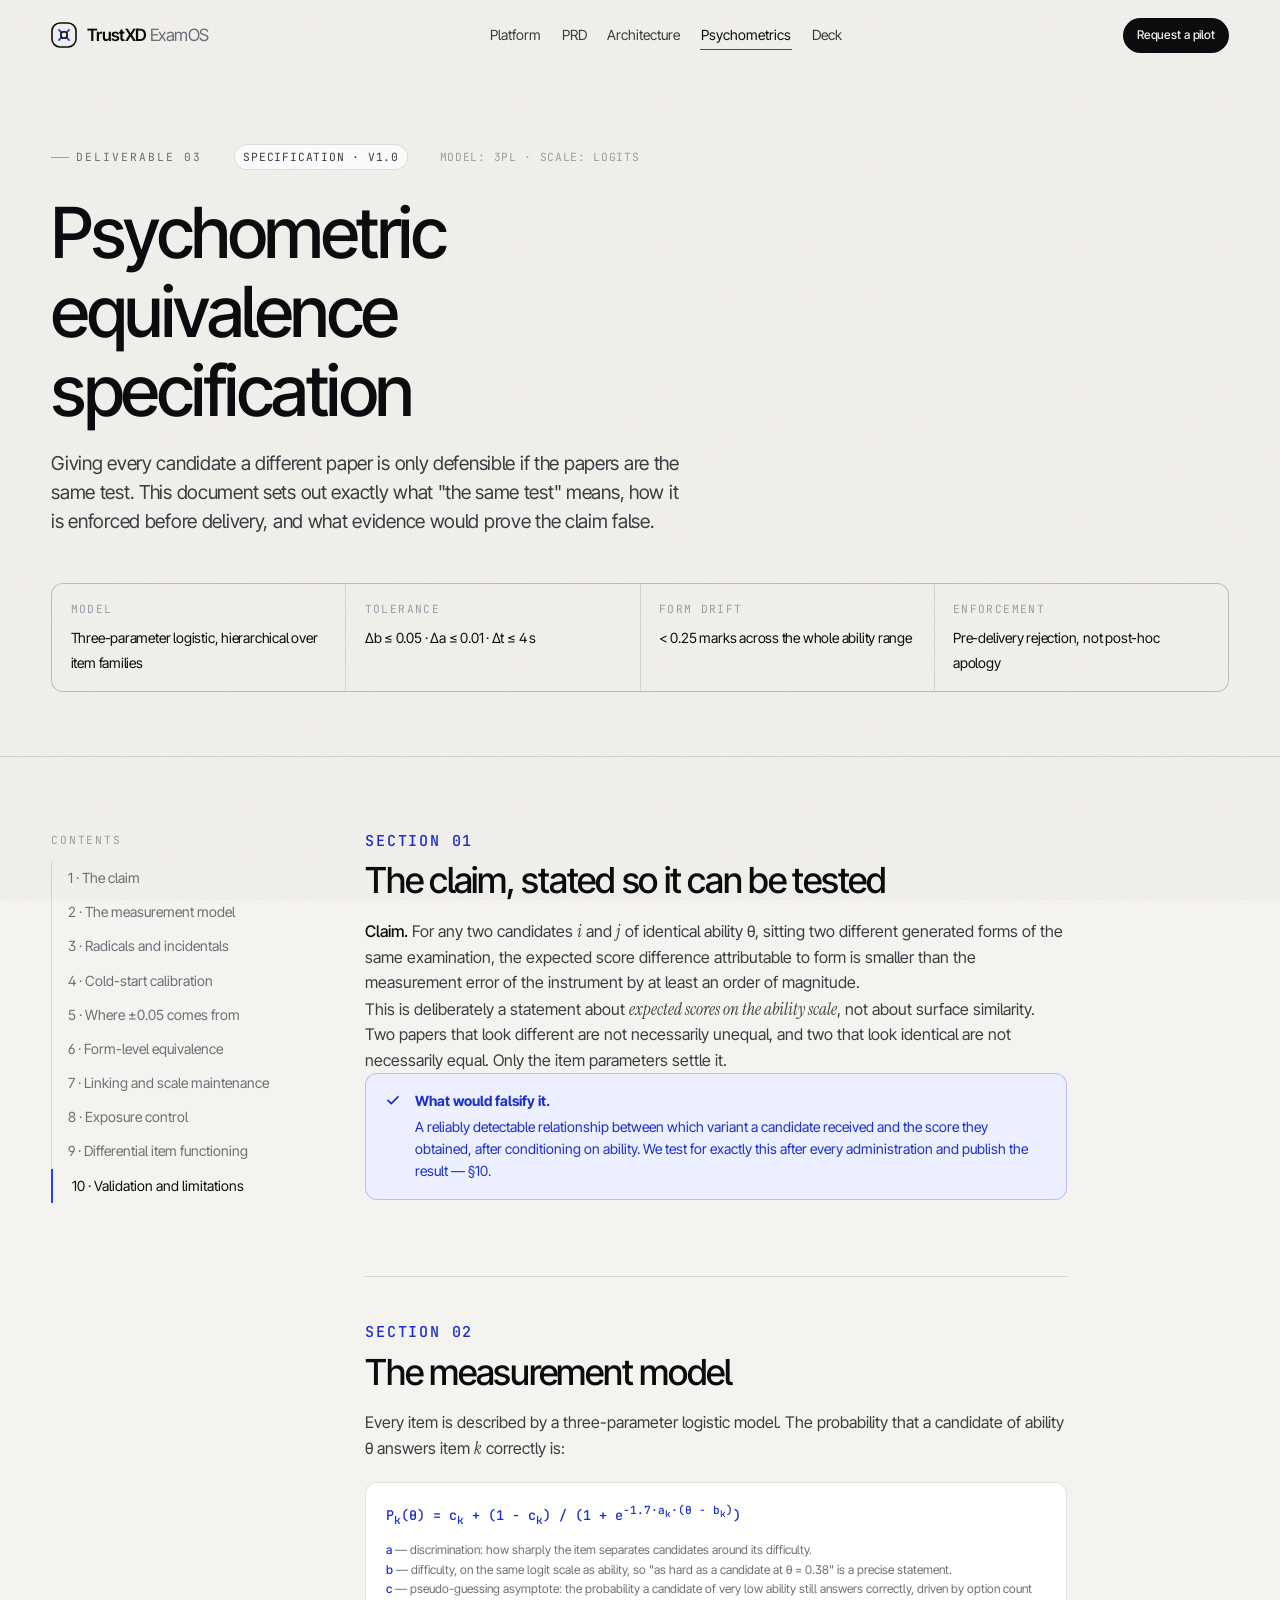
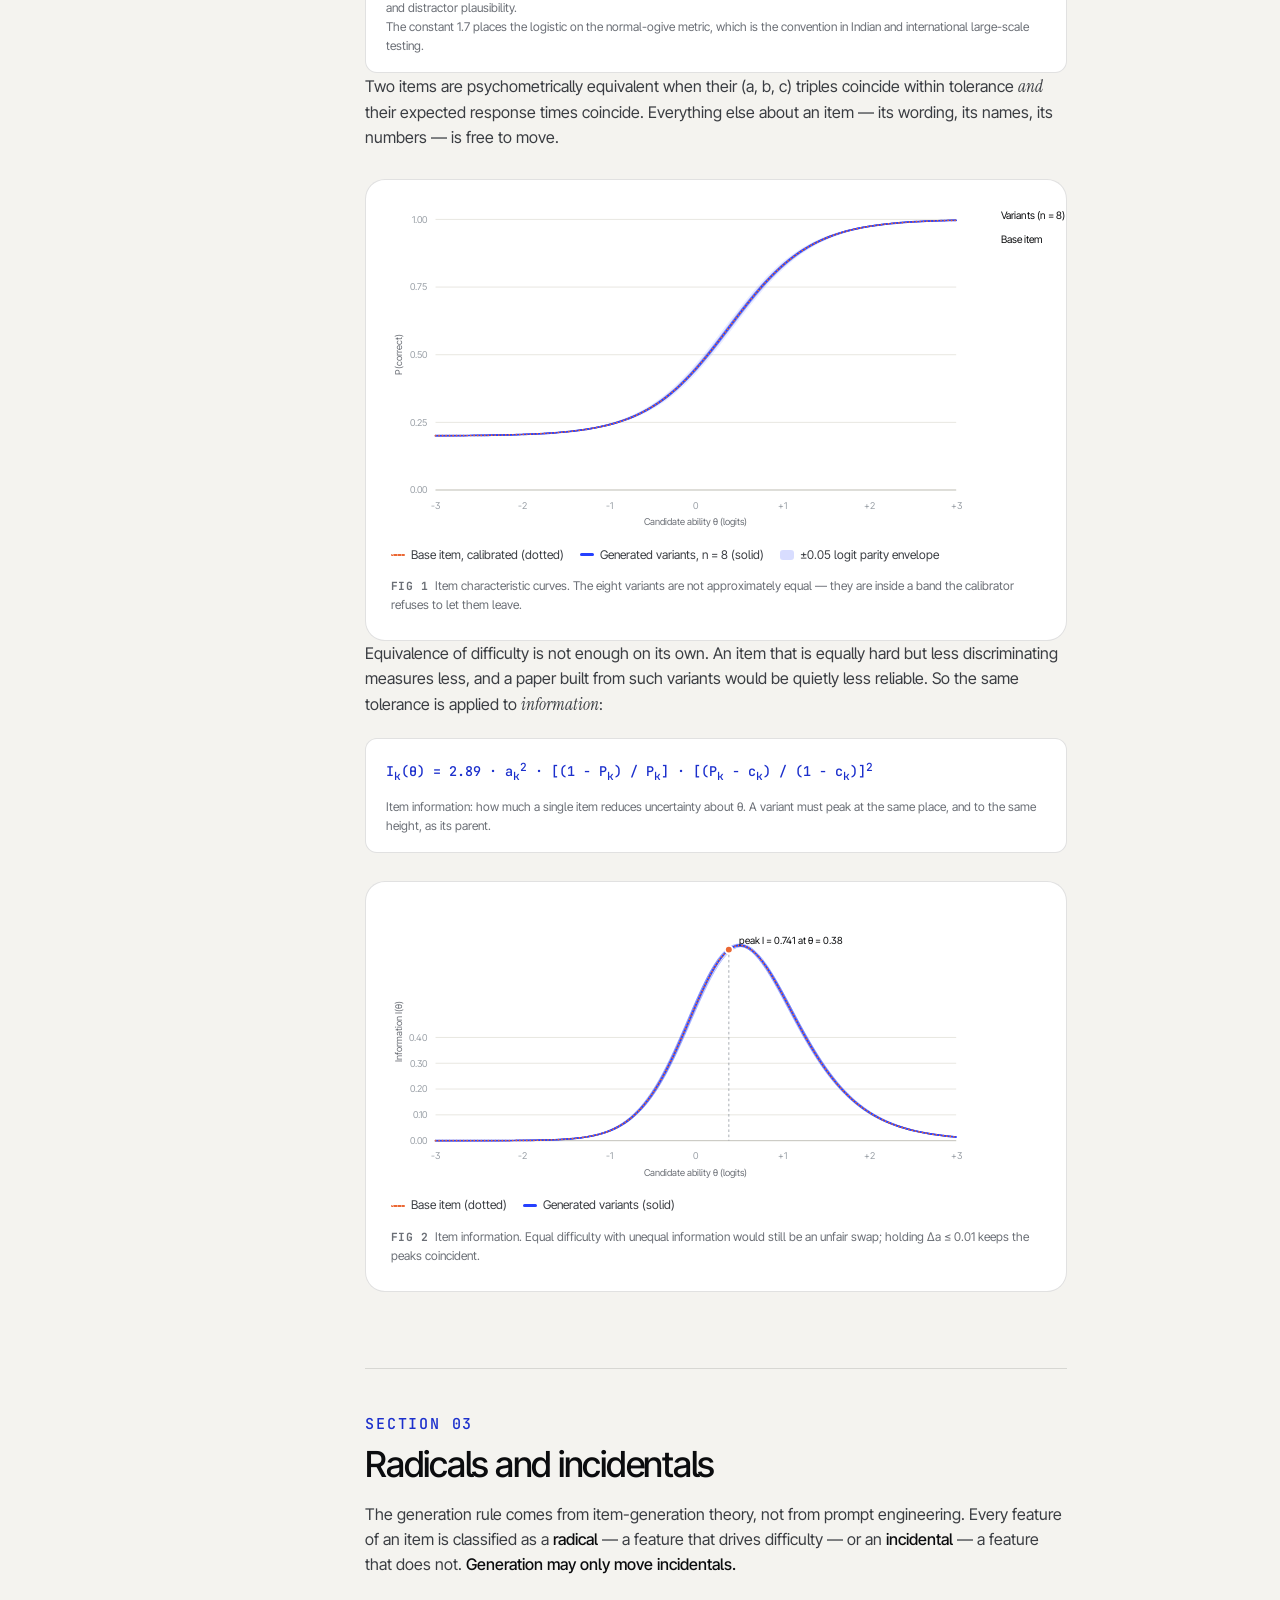
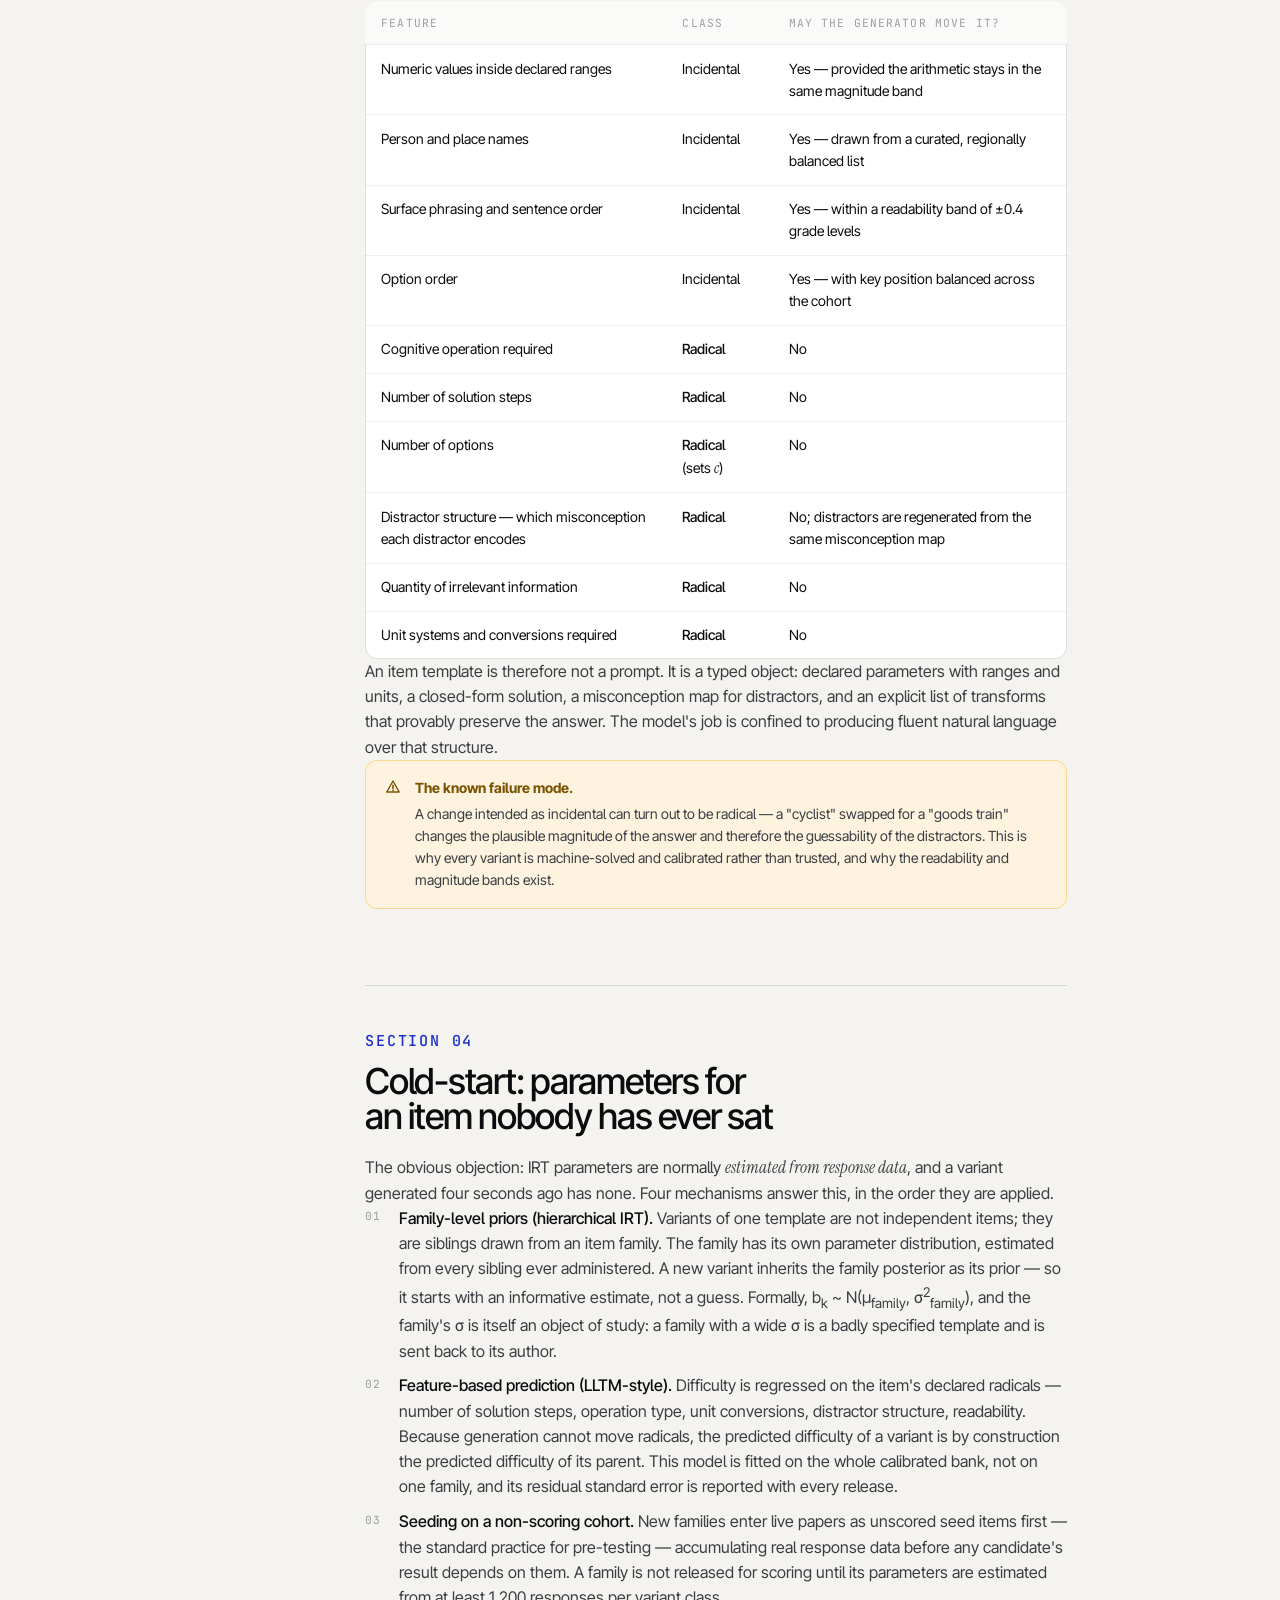
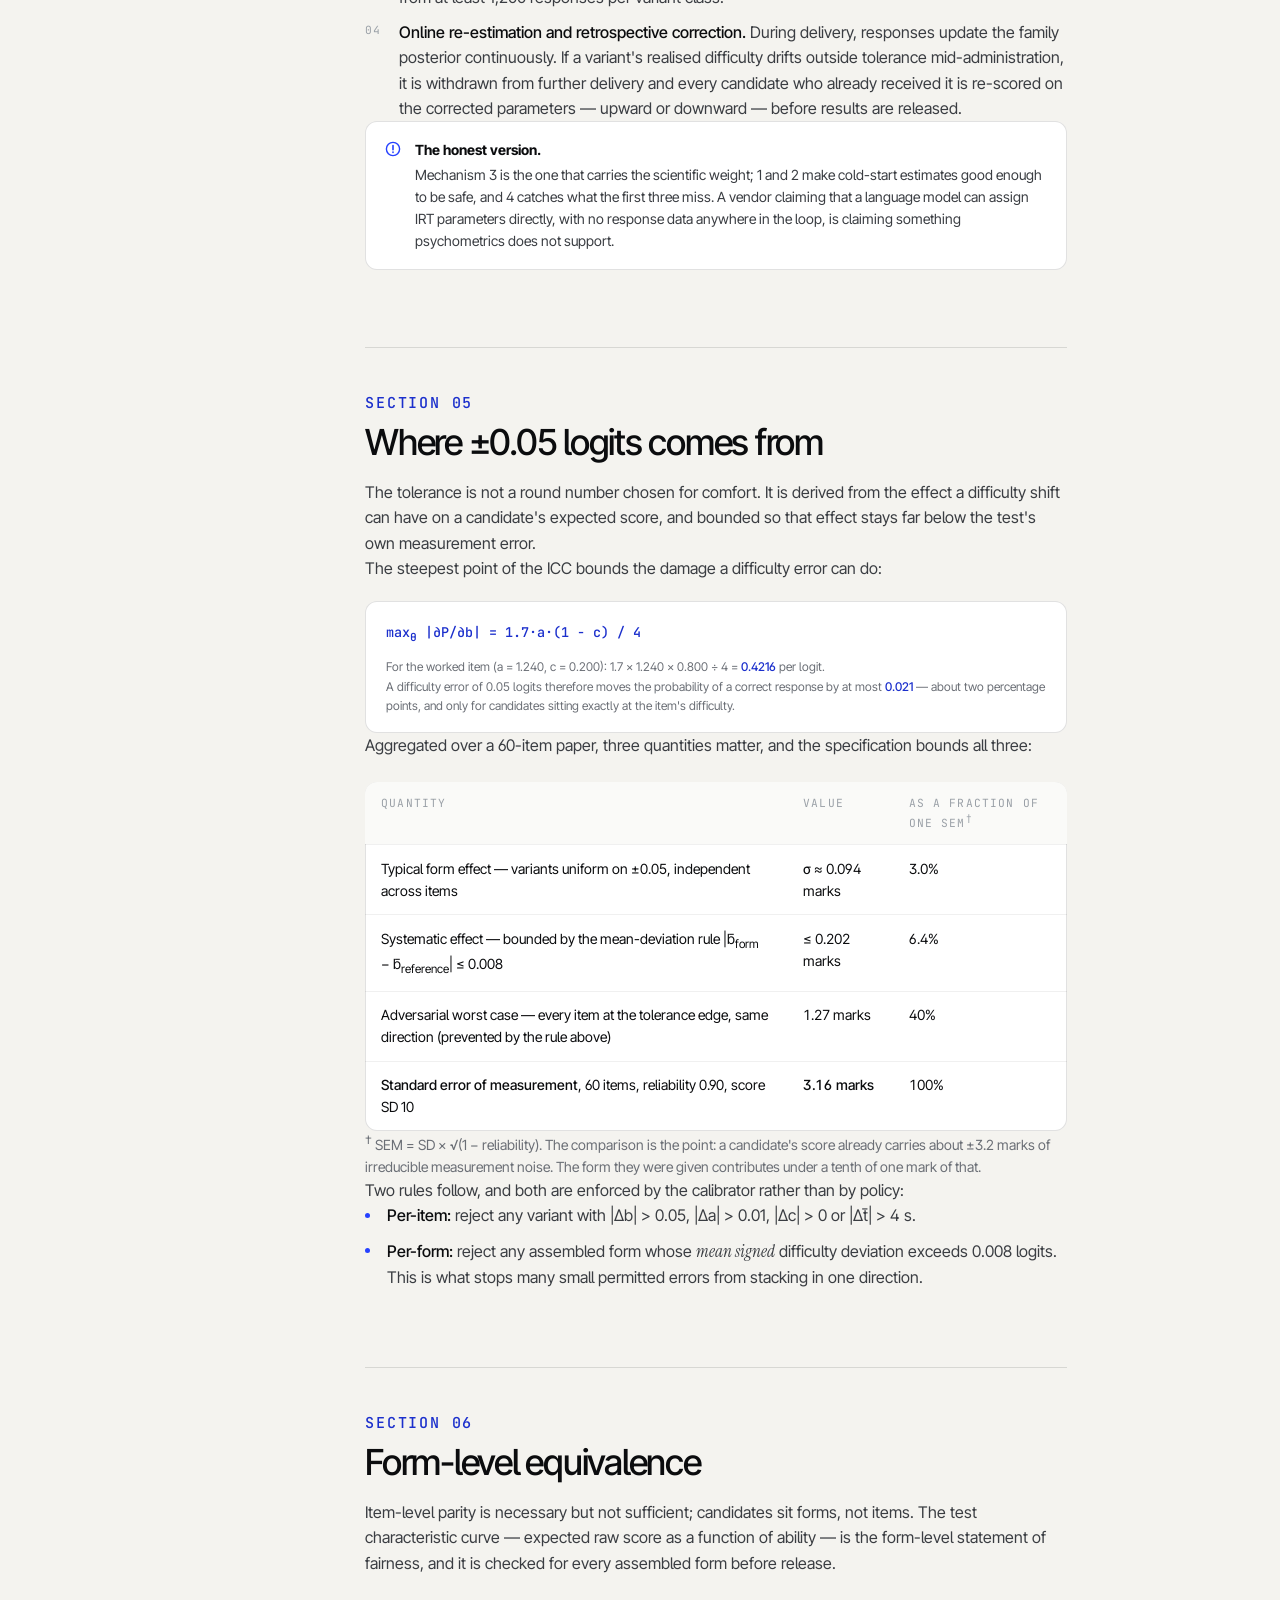
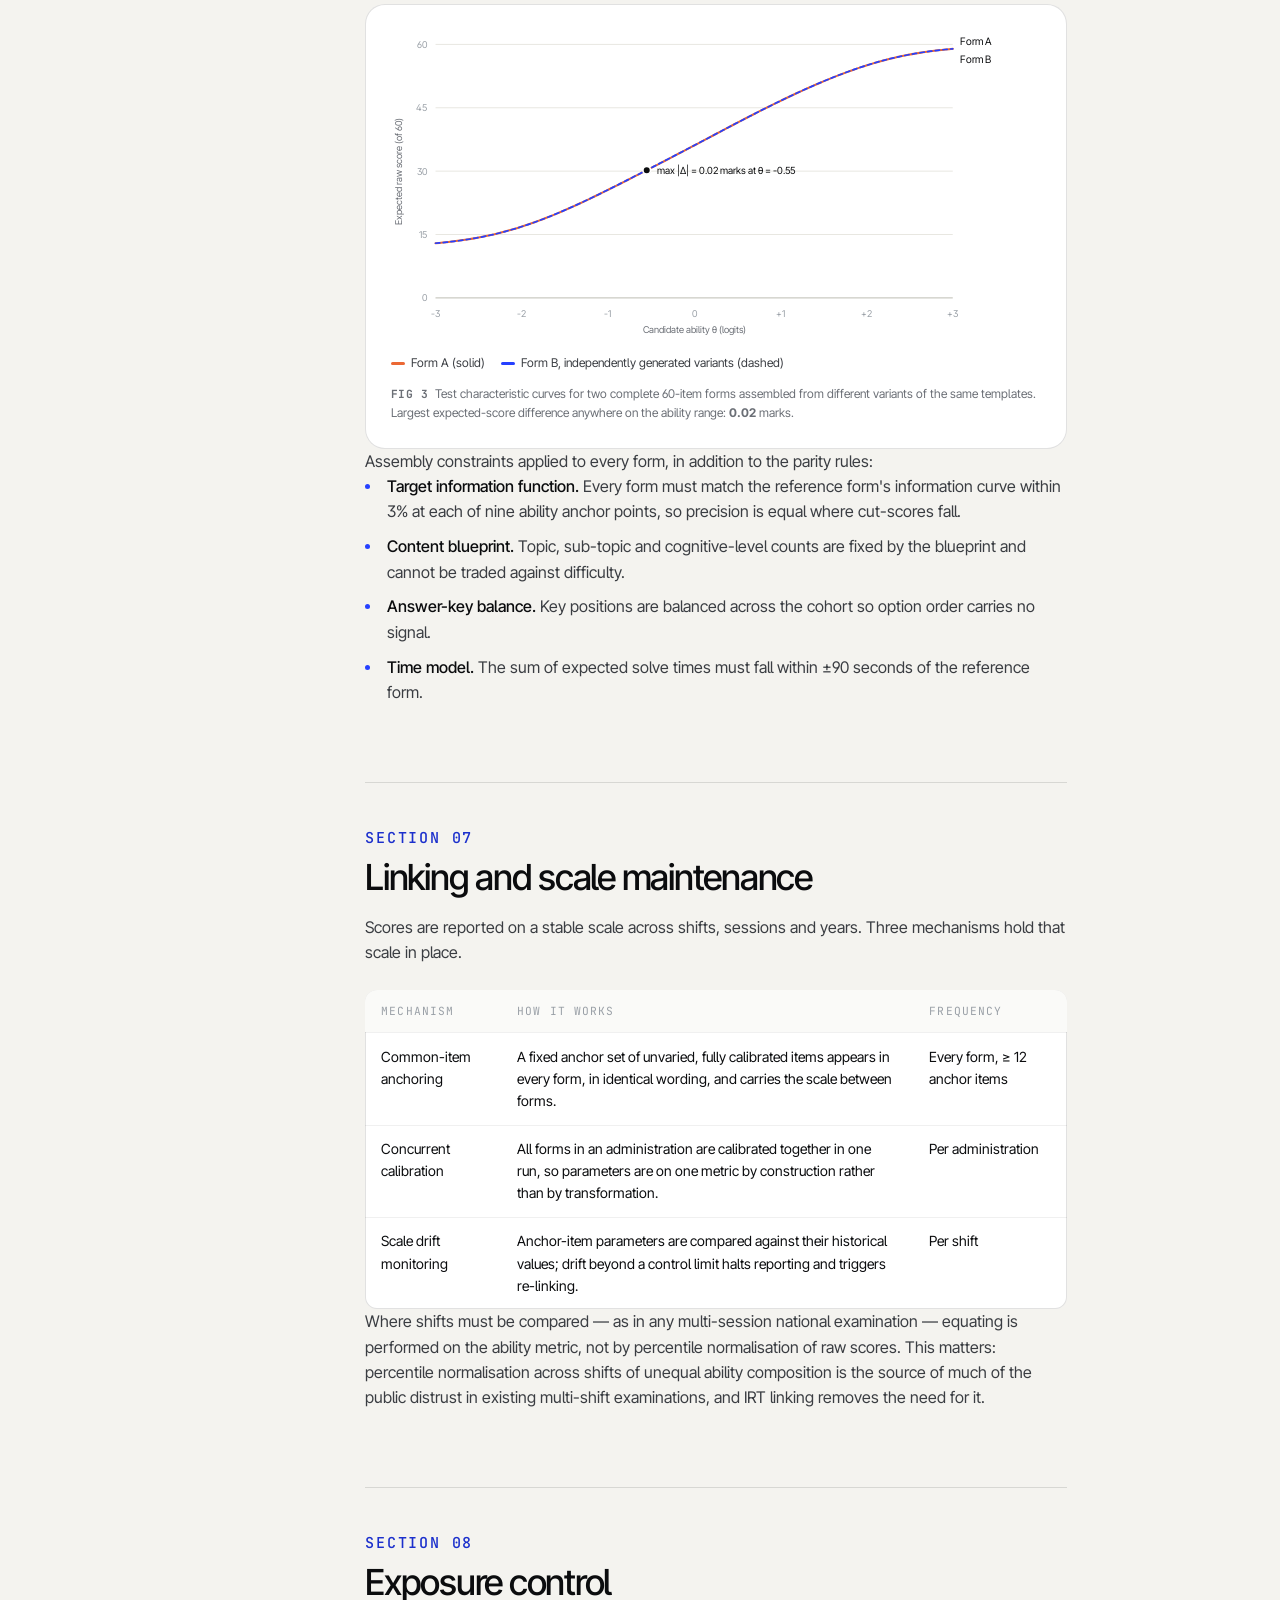
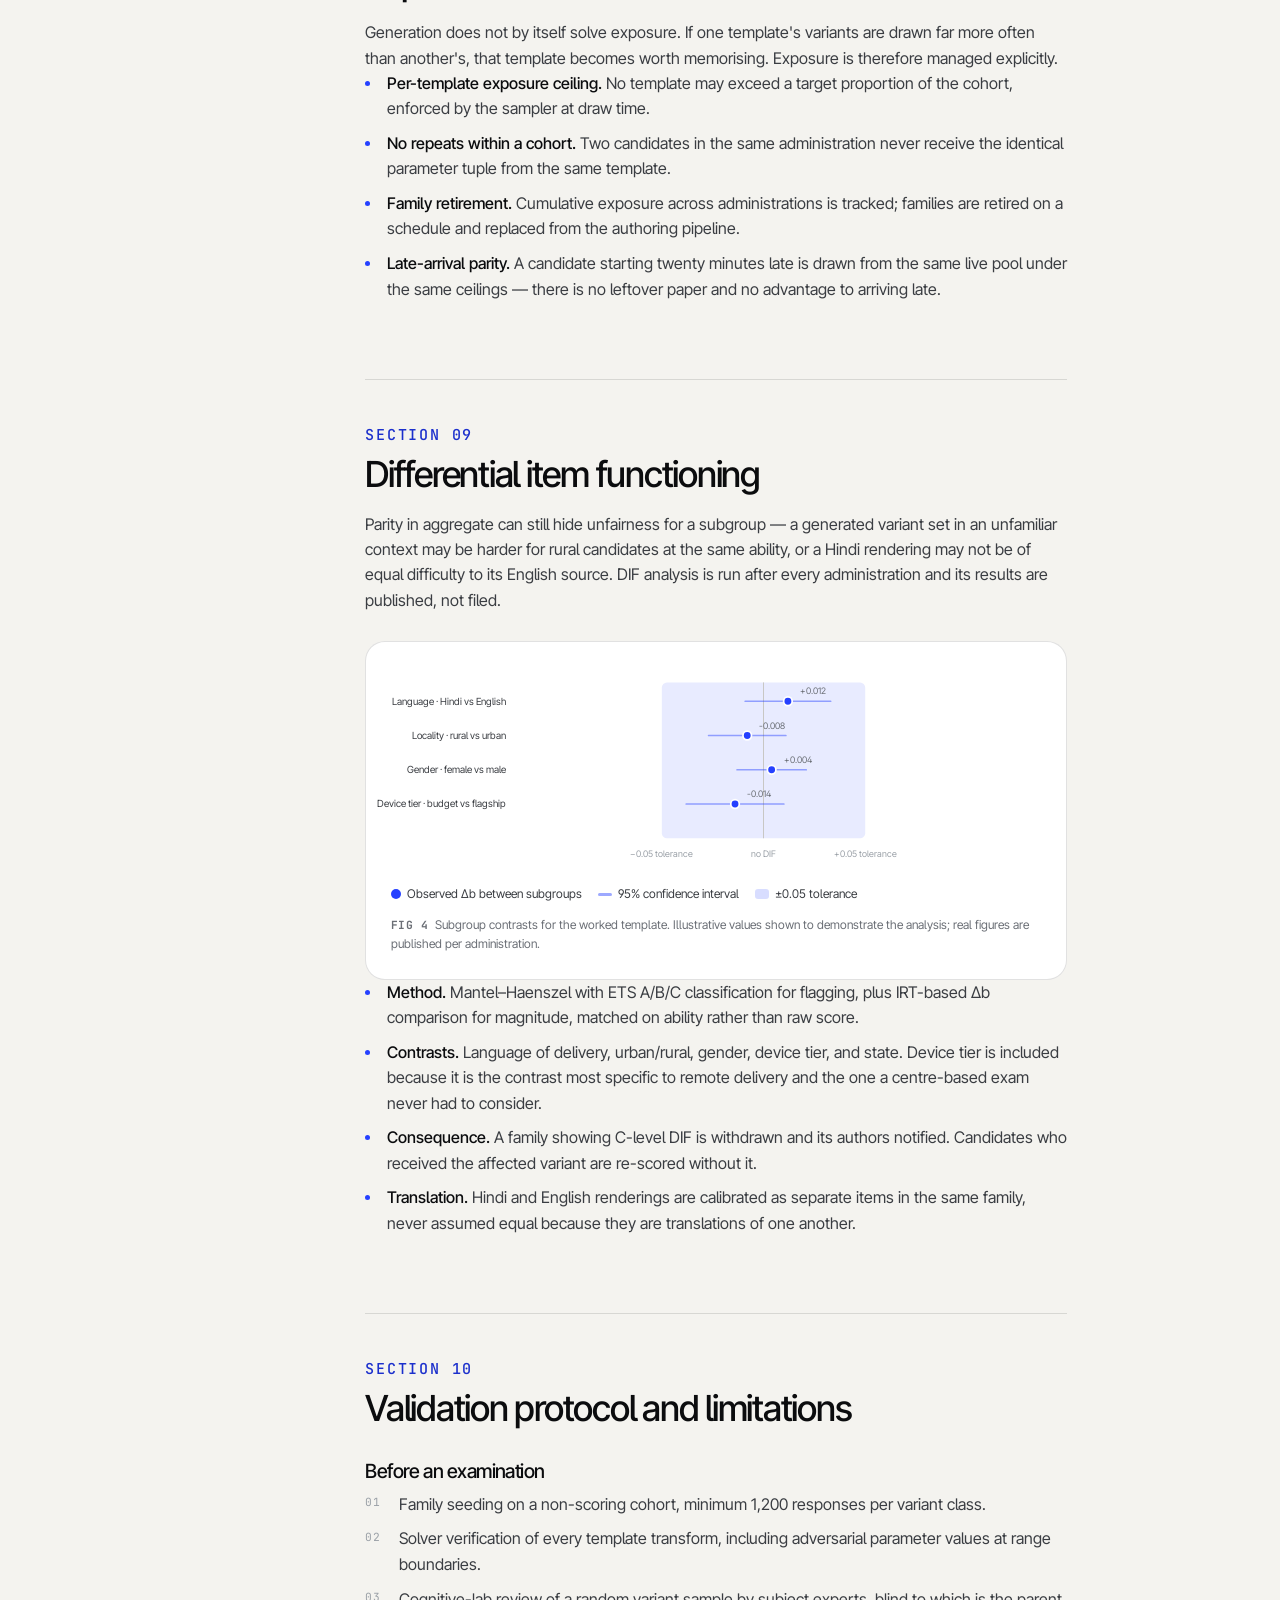
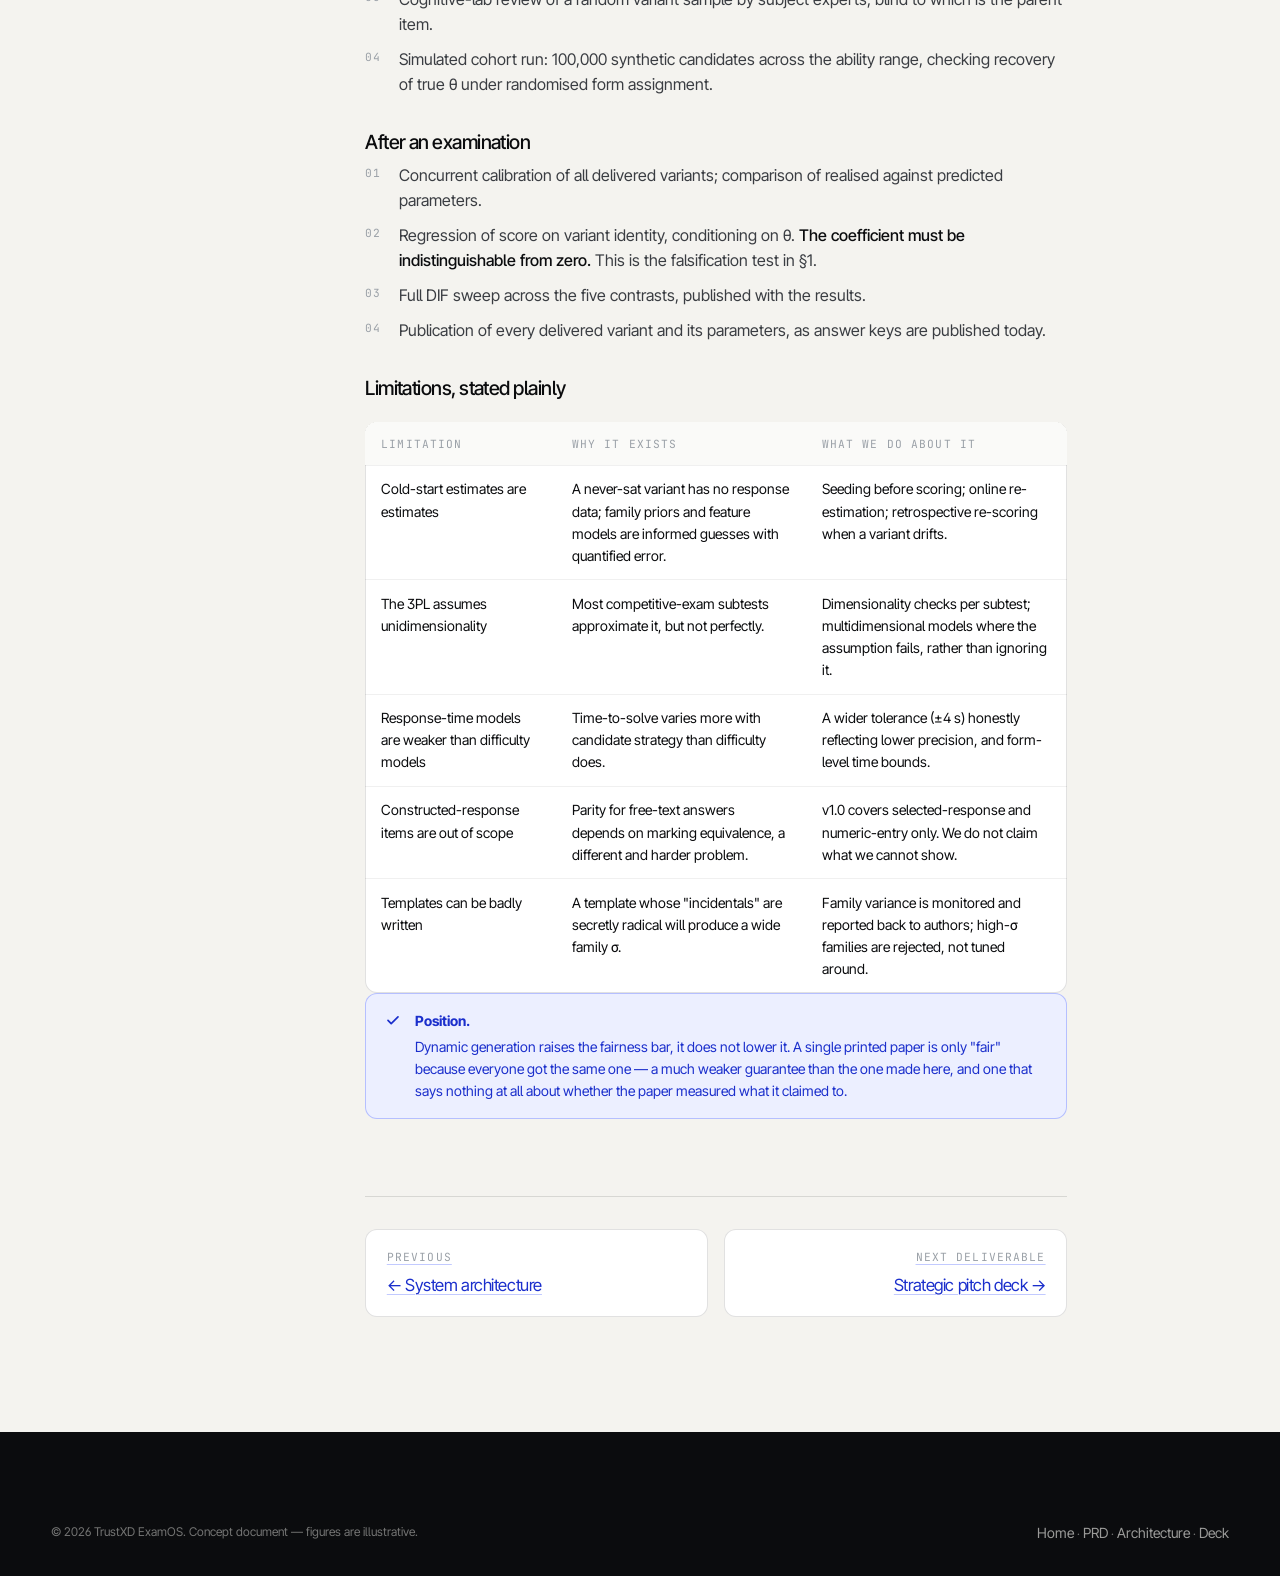
<file: psychometrics.html>
<!doctype html>
<html lang="en">
<head>
<meta charset="utf-8">
<meta name="viewport" content="width=device-width, initial-scale=1">
<title>Psychometric Equivalence Specification — TrustXD ExamOS</title>
<meta name="description" content="How Item Response Theory keeps AI-generated exam variants mathematically fair: the 3PL model, radicals and incidentals, cold-start calibration, tolerance derivation, form equivalence and DIF.">
<meta name="theme-color" content="#F4F3EF">
<link rel="icon" href="data:image/svg+xml,%3Csvg xmlns='http://www.w3.org/2000/svg' viewBox='0 0 26 26'%3E%3Crect x='1' y='1' width='24' height='24' rx='8' fill='%23F4F3EF' stroke='%230B0C0E' stroke-width='1.6'/%3E%3Cpath d='M8 8l10 10M18 8L8 18' stroke='%232540FF' stroke-width='1.8' stroke-linecap='round'/%3E%3Ccircle cx='13' cy='13' r='3.2' fill='%23F4F3EF' stroke='%230B0C0E' stroke-width='1.6'/%3E%3C/svg%3E">
<link rel="preconnect" href="https://fonts.googleapis.com">
<link rel="preconnect" href="https://fonts.gstatic.com" crossorigin>
<link href="https://fonts.googleapis.com/css2?family=Inter+Tight:wght@300;400;500;600&family=Instrument+Serif:ital@0;1&family=JetBrains+Mono:wght@400;500&display=swap" rel="stylesheet">
<link rel="stylesheet" href="assets/css/core.css">
<link rel="stylesheet" href="assets/css/doc.css">
<style>
  .eq {
    font-family: var(--mono);
    background: var(--surface);
    box-shadow: inset 0 0 0 1px var(--line);
    border-radius: var(--r);
    padding: 1.1rem 1.3rem;
    margin-top: 1.25rem;
    font-size: .84rem;
    line-height: 2;
    overflow-x: auto;
  }
  .eq b { color: var(--accent-deep); font-weight: 500; }
  .eq .where { display: block; margin-top: .6rem; font-family: var(--sans); font-size: var(--t-xs); color: var(--ink-3); line-height: 1.6; }
  .fig-viz { background: var(--surface); border-radius: var(--r-lg); box-shadow: inset 0 0 0 1px var(--line); padding: clamp(1rem,2.2vw,1.6rem); margin-top: 1.75rem; }
  .fig-viz .chart svg { width: 100%; height: auto; overflow: visible; }
</style>
</head>
<body>

<a class="skip" href="#main">Skip to content</a>
<div class="progress" aria-hidden="true"></div>
<div class="grain" aria-hidden="true"></div>
<div class="cursor" aria-hidden="true"><span class="cursor__label"></span></div>

<header class="nav">
  <div class="wrap nav__inner">
    <a class="brand" href="index.html" aria-label="TrustXD ExamOS home">
      <svg class="brand__mark" viewBox="0 0 26 26" aria-hidden="true">
        <rect x="1" y="1" width="24" height="24" rx="8" fill="none" stroke="currentColor" stroke-width="1.6"/>
        <path d="M8 8l10 10M18 8L8 18" stroke="#2540FF" stroke-width="1.8" stroke-linecap="round"/>
        <circle cx="13" cy="13" r="3.2" fill="var(--paper)" stroke="currentColor" stroke-width="1.6"/>
      </svg>
      <span class="brand__name"><b>TrustXD</b> <span>ExamOS</span></span>
    </a>
    <nav class="nav__links" aria-label="Primary">
      <a class="nav__link" href="index.html#modules">Platform</a>
      <a class="nav__link" href="prd.html">PRD</a>
      <a class="nav__link" href="architecture.html">Architecture</a>
      <a class="nav__link" href="psychometrics.html" aria-current="page">Psychometrics</a>
      <a class="nav__link" href="pitch.html">Deck</a>
    </nav>
    <div class="nav__cta">
      <a class="btn btn--sm" href="index.html#pilot" data-magnet="0.2">Request a pilot</a>
      <button class="nav__burger" aria-label="Open menu" aria-expanded="false"><i></i></button>
    </div>
  </div>
</header>

<div class="menu" role="dialog" aria-label="Menu" aria-modal="true">
  <ul class="menu__list">
    <li class="menu__item"><a href="index.html">Home</a></li>
    <li class="menu__item"><a href="prd.html">Product requirements</a></li>
    <li class="menu__item"><a href="architecture.html">Architecture</a></li>
    <li class="menu__item"><a href="psychometrics.html">Psychometrics</a></li>
    <li class="menu__item"><a href="pitch.html">Pitch deck</a></li>
  </ul>
  <div class="menu__foot">
    <p class="mono muted">TRUSTXD EXAMOS · <span data-year></span></p>
    <a class="btn btn--accent btn--sm" href="index.html#pilot">Request a pilot</a>
  </div>
</div>

<main id="main">

<section class="dochero">
  <div class="wrap">
    <div class="dochero__meta">
      <span class="kicker">Deliverable 03</span>
      <span class="chip">Specification · v1.0</span>
      <span class="mono dim">MODEL: 3PL · SCALE: LOGITS</span>
    </div>
    <h1 data-split>Psychometric equivalence specification</h1>
    <p class="lead" data-rise>
      Giving every candidate a different paper is only defensible if the papers are the same
      test. This document sets out exactly what "the same test" means, how it is enforced before
      delivery, and what evidence would prove the claim false.
    </p>

    <div class="dochero__facts" data-stagger="0.06">
      <div class="dochero__fact"><b>Model</b><span>Three-parameter logistic, hierarchical over item families</span></div>
      <div class="dochero__fact"><b>Tolerance</b><span>Δb ≤ 0.05 · Δa ≤ 0.01 · Δt ≤ 4 s</span></div>
      <div class="dochero__fact"><b>Form drift</b><span>&lt; 0.25 marks across the whole ability range</span></div>
      <div class="dochero__fact"><b>Enforcement</b><span>Pre-delivery rejection, not post-hoc apology</span></div>
    </div>
  </div>
</section>

<div class="wrap">
  <div class="doc">
    <aside class="toc">
      <h2>Contents</h2>
      <ol>
        <li><a class="toc__link is-active" href="#claim">1 · The claim</a></li>
        <li><a class="toc__link" href="#model">2 · The measurement model</a></li>
        <li><a class="toc__link" href="#radicals">3 · Radicals and incidentals</a></li>
        <li><a class="toc__link" href="#coldstart">4 · Cold-start calibration</a></li>
        <li><a class="toc__link" href="#tolerance">5 · Where ±0.05 comes from</a></li>
        <li><a class="toc__link" href="#forms">6 · Form-level equivalence</a></li>
        <li><a class="toc__link" href="#linking">7 · Linking and scale maintenance</a></li>
        <li><a class="toc__link" href="#exposure">8 · Exposure control</a></li>
        <li><a class="toc__link" href="#dif">9 · Differential item functioning</a></li>
        <li><a class="toc__link" href="#validation">10 · Validation and limitations</a></li>
      </ol>
    </aside>

    <article class="prose">

      <section id="claim" data-doc-sec>
        <h2><span class="sn">Section 01</span>The claim, stated so it can be tested</h2>
        <p>
          <strong>Claim.</strong> For any two candidates <em>i</em> and <em>j</em> of identical
          ability θ, sitting two different generated forms of the same examination, the expected
          score difference attributable to form is smaller than the measurement error of the
          instrument by at least an order of magnitude.
        </p>
        <p>
          This is deliberately a statement about <em>expected scores on the ability scale</em>,
          not about surface similarity. Two papers that look different are not necessarily
          unequal, and two that look identical are not necessarily equal. Only the item
          parameters settle it.
        </p>
        <div class="note note--accent">
          <svg width="16" height="16" viewBox="0 0 16 16" fill="none" aria-hidden="true"><path d="M3 8.4l3.2 3.2L13 4.8" stroke="currentColor" stroke-width="1.7" stroke-linecap="round" stroke-linejoin="round"/></svg>
          <p><b>What would falsify it.</b> A reliably detectable relationship between which
          variant a candidate received and the score they obtained, after conditioning on
          ability. We test for exactly this after every administration and publish the result —
          §10.</p>
        </div>
      </section>

      <section id="model" data-doc-sec>
        <h2><span class="sn">Section 02</span>The measurement model</h2>
        <p>
          Every item is described by a three-parameter logistic model. The probability that a
          candidate of ability θ answers item <em>k</em> correctly is:
        </p>
        <div class="eq">
          <b>P<sub>k</sub>(θ) = c<sub>k</sub> + (1 − c<sub>k</sub>) / (1 + e<sup>−1.7·a<sub>k</sub>·(θ − b<sub>k</sub>)</sup>)</b>
          <span class="where">
            <b>a</b> — discrimination: how sharply the item separates candidates around its difficulty.<br>
            <b>b</b> — difficulty, on the same logit scale as ability, so "as hard as a candidate at θ = 0.38" is a precise statement.<br>
            <b>c</b> — pseudo-guessing asymptote: the probability a candidate of very low ability still answers correctly, driven by option count and distractor plausibility.<br>
            The constant 1.7 places the logistic on the normal-ogive metric, which is the convention in Indian and international large-scale testing.
          </span>
        </div>
        <p>
          Two items are psychometrically equivalent when their (a, b, c) triples coincide within
          tolerance <em>and</em> their expected response times coincide. Everything else about an
          item — its wording, its names, its numbers — is free to move.
        </p>

        <figure class="fig-viz">
          <div class="chart" id="pIcc"></div>
          <div class="legend">
            <span class="legend__i"><i class="legend__key" style="border-top:2px dotted var(--series-2);background:none;height:0"></i>Base item, calibrated (dotted)</span>
            <span class="legend__i"><i class="legend__key" style="background:var(--series-1)"></i>Generated variants, n = 8 (solid)</span>
            <span class="legend__i"><i class="legend__key legend__key--band" style="background:var(--series-1);opacity:.18"></i>±0.05 logit parity envelope</span>
          </div>
          <figcaption style="font-size:var(--t-xs);color:var(--ink-3);margin-top:.8rem"><b class="mono">FIG 1</b> &nbsp;Item characteristic curves. The eight variants are not approximately equal — they are inside a band the calibrator refuses to let them leave.</figcaption>
        </figure>

        <p>
          Equivalence of difficulty is not enough on its own. An item that is equally hard but
          less discriminating measures less, and a paper built from such variants would be
          quietly less reliable. So the same tolerance is applied to <em>information</em>:
        </p>
        <div class="eq">
          <b>I<sub>k</sub>(θ) = 2.89 · a<sub>k</sub><sup>2</sup> · [(1 − P<sub>k</sub>) / P<sub>k</sub>] · [(P<sub>k</sub> − c<sub>k</sub>) / (1 − c<sub>k</sub>)]<sup>2</sup></b>
          <span class="where">Item information: how much a single item reduces uncertainty about θ. A variant must peak at the same place, and to the same height, as its parent.</span>
        </div>

        <figure class="fig-viz">
          <div class="chart" id="pInfo"></div>
          <div class="legend">
            <span class="legend__i"><i class="legend__key" style="border-top:2px dotted var(--series-2);background:none;height:0"></i>Base item (dotted)</span>
            <span class="legend__i"><i class="legend__key" style="background:var(--series-1)"></i>Generated variants (solid)</span>
          </div>
          <figcaption style="font-size:var(--t-xs);color:var(--ink-3);margin-top:.8rem"><b class="mono">FIG 2</b> &nbsp;Item information. Equal difficulty with unequal information would still be an unfair swap; holding Δa ≤ 0.01 keeps the peaks coincident.</figcaption>
        </figure>
      </section>

      <section id="radicals" data-doc-sec>
        <h2><span class="sn">Section 03</span>Radicals and incidentals</h2>
        <p>
          The generation rule comes from item-generation theory, not from prompt engineering.
          Every feature of an item is classified as a <strong>radical</strong> — a feature that
          drives difficulty — or an <strong>incidental</strong> — a feature that does not.
          <strong>Generation may only move incidentals.</strong>
        </p>
        <div class="dtable">
          <table>
            <thead><tr><th>Feature</th><th>Class</th><th>May the generator move it?</th></tr></thead>
            <tbody>
              <tr><td>Numeric values inside declared ranges</td><td>Incidental</td><td>Yes — provided the arithmetic stays in the same magnitude band</td></tr>
              <tr><td>Person and place names</td><td>Incidental</td><td>Yes — drawn from a curated, regionally balanced list</td></tr>
              <tr><td>Surface phrasing and sentence order</td><td>Incidental</td><td>Yes — within a readability band of ±0.4 grade levels</td></tr>
              <tr><td>Option order</td><td>Incidental</td><td>Yes — with key position balanced across the cohort</td></tr>
              <tr><td>Cognitive operation required</td><td><strong>Radical</strong></td><td>No</td></tr>
              <tr><td>Number of solution steps</td><td><strong>Radical</strong></td><td>No</td></tr>
              <tr><td>Number of options</td><td><strong>Radical</strong> (sets <em>c</em>)</td><td>No</td></tr>
              <tr><td>Distractor structure — which misconception each distractor encodes</td><td><strong>Radical</strong></td><td>No; distractors are regenerated from the same misconception map</td></tr>
              <tr><td>Quantity of irrelevant information</td><td><strong>Radical</strong></td><td>No</td></tr>
              <tr><td>Unit systems and conversions required</td><td><strong>Radical</strong></td><td>No</td></tr>
            </tbody>
          </table>
        </div>
        <p>
          An item template is therefore not a prompt. It is a typed object: declared parameters
          with ranges and units, a closed-form solution, a misconception map for distractors, and
          an explicit list of transforms that provably preserve the answer. The model's job is
          confined to producing fluent natural language over that structure.
        </p>
        <div class="note note--warn">
          <svg width="16" height="16" viewBox="0 0 16 16" fill="none" aria-hidden="true"><path d="M8 2l6.2 11H1.8z" stroke="currentColor" stroke-width="1.4" stroke-linejoin="round"/><path d="M8 6.4v3M8 11.4v.3" stroke="currentColor" stroke-width="1.6" stroke-linecap="round"/></svg>
          <p><b>The known failure mode.</b> A change intended as incidental can turn out to be
          radical — a "cyclist" swapped for a "goods train" changes the plausible magnitude of
          the answer and therefore the guessability of the distractors. This is why every
          variant is machine-solved and calibrated rather than trusted, and why the readability
          and magnitude bands exist.</p>
        </div>
      </section>

      <section id="coldstart" data-doc-sec>
        <h2><span class="sn">Section 04</span>Cold-start: parameters for an item nobody has ever sat</h2>
        <p>
          The obvious objection: IRT parameters are normally <em>estimated from response data</em>,
          and a variant generated four seconds ago has none. Four mechanisms answer this, in the
          order they are applied.
        </p>
        <ol class="steps">
          <li>
            <strong>Family-level priors (hierarchical IRT).</strong> Variants of one template are
            not independent items; they are siblings drawn from an item family. The family has its
            own parameter distribution, estimated from every sibling ever administered. A new
            variant inherits the family posterior as its prior — so it starts with an informative
            estimate, not a guess. Formally, b<sub>k</sub> ~ N(μ<sub>family</sub>,
            σ<sup>2</sup><sub>family</sub>), and the family's σ is itself an object of study: a
            family with a wide σ is a badly specified template and is sent back to its author.
          </li>
          <li>
            <strong>Feature-based prediction (LLTM-style).</strong> Difficulty is regressed on the
            item's declared radicals — number of solution steps, operation type, unit conversions,
            distractor structure, readability. Because generation cannot move radicals, the
            predicted difficulty of a variant is by construction the predicted difficulty of its
            parent. This model is fitted on the whole calibrated bank, not on one family, and its
            residual standard error is reported with every release.
          </li>
          <li>
            <strong>Seeding on a non-scoring cohort.</strong> New families enter live papers as
            unscored seed items first — the standard practice for pre-testing — accumulating real
            response data before any candidate's result depends on them. A family is not released
            for scoring until its parameters are estimated from at least 1,200 responses per
            variant class.
          </li>
          <li>
            <strong>Online re-estimation and retrospective correction.</strong> During delivery,
            responses update the family posterior continuously. If a variant's realised difficulty
            drifts outside tolerance mid-administration, it is withdrawn from further delivery and
            every candidate who already received it is re-scored on the corrected parameters —
            upward or downward — before results are released.
          </li>
        </ol>
        <div class="note">
          <svg width="16" height="16" viewBox="0 0 16 16" fill="none" aria-hidden="true"><circle cx="8" cy="8" r="6.6" stroke="var(--accent)" stroke-width="1.4"/><path d="M8 4.6v4.2M8 11.1v.4" stroke="var(--accent)" stroke-width="1.6" stroke-linecap="round"/></svg>
          <p><b>The honest version.</b> Mechanism 3 is the one that carries the scientific weight;
          1 and 2 make cold-start estimates good enough to be safe, and 4 catches what the first
          three miss. A vendor claiming that a language model can assign IRT parameters directly,
          with no response data anywhere in the loop, is claiming something psychometrics does
          not support.</p>
        </div>
      </section>

      <section id="tolerance" data-doc-sec>
        <h2><span class="sn">Section 05</span>Where ±0.05 logits comes from</h2>
        <p>
          The tolerance is not a round number chosen for comfort. It is derived from the effect a
          difficulty shift can have on a candidate's expected score, and bounded so that effect
          stays far below the test's own measurement error.
        </p>
        <p>The steepest point of the ICC bounds the damage a difficulty error can do:</p>
        <div class="eq">
          <b>max<sub>θ</sub> |∂P/∂b| = 1.7·a·(1 − c) / 4</b>
          <span class="where">For the worked item (a = 1.240, c = 0.200): 1.7 × 1.240 × 0.800 ÷ 4 = <b>0.4216</b> per logit.<br>
          A difficulty error of 0.05 logits therefore moves the probability of a correct response by at most <b>0.021</b> — about two percentage points, and only for candidates sitting exactly at the item's difficulty.</span>
        </div>
        <p>Aggregated over a 60-item paper, three quantities matter, and the specification bounds all three:</p>
        <div class="dtable">
          <table>
            <thead><tr><th>Quantity</th><th>Value</th><th>As a fraction of one SEM<sup>†</sup></th></tr></thead>
            <tbody>
              <tr><td>Typical form effect — variants uniform on ±0.05, independent across items</td><td class="num">σ ≈ 0.094 marks</td><td class="num">3.0%</td></tr>
              <tr><td>Systematic effect — bounded by the mean-deviation rule |b̄<sub>form</sub> − b̄<sub>reference</sub>| ≤ 0.008</td><td class="num">≤ 0.202 marks</td><td class="num">6.4%</td></tr>
              <tr><td>Adversarial worst case — every item at the tolerance edge, same direction (prevented by the rule above)</td><td class="num">1.27 marks</td><td class="num">40%</td></tr>
              <tr><td><strong>Standard error of measurement</strong>, 60 items, reliability 0.90, score SD 10</td><td class="num"><strong>3.16 marks</strong></td><td class="num">100%</td></tr>
            </tbody>
          </table>
        </div>
        <p style="font-size:var(--t-sm);color:var(--ink-3)">
          <sup>†</sup> SEM = SD × √(1 − reliability). The comparison is the point: a candidate's
          score already carries about ±3.2 marks of irreducible measurement noise. The form they
          were given contributes under a tenth of one mark of that.
        </p>
        <p>
          Two rules follow, and both are enforced by the calibrator rather than by policy:
        </p>
        <ul class="bullets">
          <li><strong>Per-item:</strong> reject any variant with |Δb| &gt; 0.05, |Δa| &gt; 0.01, |Δc| &gt; 0 or |Δt̄| &gt; 4 s.</li>
          <li><strong>Per-form:</strong> reject any assembled form whose <em>mean signed</em> difficulty deviation exceeds 0.008 logits. This is what stops many small permitted errors from stacking in one direction.</li>
        </ul>
      </section>

      <section id="forms" data-doc-sec>
        <h2><span class="sn">Section 06</span>Form-level equivalence</h2>
        <p>
          Item-level parity is necessary but not sufficient; candidates sit forms, not items. The
          test characteristic curve — expected raw score as a function of ability — is the
          form-level statement of fairness, and it is checked for every assembled form before
          release.
        </p>

        <figure class="fig-viz">
          <div class="chart" id="pTcc"></div>
          <div class="legend">
            <span class="legend__i"><i class="legend__key" style="background:var(--series-2)"></i>Form A (solid)</span>
            <span class="legend__i"><i class="legend__key" style="background:var(--series-1)"></i>Form B, independently generated variants (dashed)</span>
          </div>
          <figcaption style="font-size:var(--t-xs);color:var(--ink-3);margin-top:.8rem"><b class="mono">FIG 3</b> &nbsp;Test characteristic curves for two complete 60-item forms assembled from different variants of the same templates. Largest expected-score difference anywhere on the ability range: <b id="pTccOut">—</b> marks.</figcaption>
        </figure>

        <p>Assembly constraints applied to every form, in addition to the parity rules:</p>
        <ul class="bullets">
          <li><strong>Target information function.</strong> Every form must match the reference form's information curve within 3% at each of nine ability anchor points, so precision is equal where cut-scores fall.</li>
          <li><strong>Content blueprint.</strong> Topic, sub-topic and cognitive-level counts are fixed by the blueprint and cannot be traded against difficulty.</li>
          <li><strong>Answer-key balance.</strong> Key positions are balanced across the cohort so option order carries no signal.</li>
          <li><strong>Time model.</strong> The sum of expected solve times must fall within ±90 seconds of the reference form.</li>
        </ul>
      </section>

      <section id="linking" data-doc-sec>
        <h2><span class="sn">Section 07</span>Linking and scale maintenance</h2>
        <p>
          Scores are reported on a stable scale across shifts, sessions and years. Three
          mechanisms hold that scale in place.
        </p>
        <div class="dtable">
          <table>
            <thead><tr><th>Mechanism</th><th>How it works</th><th>Frequency</th></tr></thead>
            <tbody>
              <tr><td>Common-item anchoring</td><td>A fixed anchor set of unvaried, fully calibrated items appears in every form, in identical wording, and carries the scale between forms.</td><td>Every form, ≥ 12 anchor items</td></tr>
              <tr><td>Concurrent calibration</td><td>All forms in an administration are calibrated together in one run, so parameters are on one metric by construction rather than by transformation.</td><td>Per administration</td></tr>
              <tr><td>Scale drift monitoring</td><td>Anchor-item parameters are compared against their historical values; drift beyond a control limit halts reporting and triggers re-linking.</td><td>Per shift</td></tr>
            </tbody>
          </table>
        </div>
        <p>
          Where shifts must be compared — as in any multi-session national examination — equating
          is performed on the ability metric, not by percentile normalisation of raw scores. This
          matters: percentile normalisation across shifts of unequal ability composition is the
          source of much of the public distrust in existing multi-shift examinations, and IRT
          linking removes the need for it.
        </p>
      </section>

      <section id="exposure" data-doc-sec>
        <h2><span class="sn">Section 08</span>Exposure control</h2>
        <p>
          Generation does not by itself solve exposure. If one template's variants are drawn far
          more often than another's, that template becomes worth memorising. Exposure is therefore
          managed explicitly.
        </p>
        <ul class="bullets">
          <li><strong>Per-template exposure ceiling.</strong> No template may exceed a target proportion of the cohort, enforced by the sampler at draw time.</li>
          <li><strong>No repeats within a cohort.</strong> Two candidates in the same administration never receive the identical parameter tuple from the same template.</li>
          <li><strong>Family retirement.</strong> Cumulative exposure across administrations is tracked; families are retired on a schedule and replaced from the authoring pipeline.</li>
          <li><strong>Late-arrival parity.</strong> A candidate starting twenty minutes late is drawn from the same live pool under the same ceilings — there is no leftover paper and no advantage to arriving late.</li>
        </ul>
      </section>

      <section id="dif" data-doc-sec>
        <h2><span class="sn">Section 09</span>Differential item functioning</h2>
        <p>
          Parity in aggregate can still hide unfairness for a subgroup — a generated variant set
          in an unfamiliar context may be harder for rural candidates at the same ability, or a
          Hindi rendering may not be of equal difficulty to its English source. DIF analysis is
          run after every administration and its results are published, not filed.
        </p>

        <figure class="fig-viz">
          <div class="chart" id="pDif"></div>
          <div class="legend">
            <span class="legend__i"><i class="legend__key" style="background:var(--series-1);width:10px;height:10px;border-radius:100px"></i>Observed Δb between subgroups</span>
            <span class="legend__i"><i class="legend__key" style="background:var(--series-1);opacity:.45"></i>95% confidence interval</span>
            <span class="legend__i"><i class="legend__key legend__key--band" style="background:var(--series-1);opacity:.18"></i>±0.05 tolerance</span>
          </div>
          <figcaption style="font-size:var(--t-xs);color:var(--ink-3);margin-top:.8rem"><b class="mono">FIG 4</b> &nbsp;Subgroup contrasts for the worked template. Illustrative values shown to demonstrate the analysis; real figures are published per administration.</figcaption>
        </figure>

        <ul class="bullets">
          <li><strong>Method.</strong> Mantel–Haenszel with ETS A/B/C classification for flagging, plus IRT-based Δb comparison for magnitude, matched on ability rather than raw score.</li>
          <li><strong>Contrasts.</strong> Language of delivery, urban/rural, gender, device tier, and state. Device tier is included because it is the contrast most specific to remote delivery and the one a centre-based exam never had to consider.</li>
          <li><strong>Consequence.</strong> A family showing C-level DIF is withdrawn and its authors notified. Candidates who received the affected variant are re-scored without it.</li>
          <li><strong>Translation.</strong> Hindi and English renderings are calibrated as separate items in the same family, never assumed equal because they are translations of one another.</li>
        </ul>
      </section>

      <section id="validation" data-doc-sec>
        <h2><span class="sn">Section 10</span>Validation protocol and limitations</h2>
        <h3>Before an examination</h3>
        <ol class="steps">
          <li>Family seeding on a non-scoring cohort, minimum 1,200 responses per variant class.</li>
          <li>Solver verification of every template transform, including adversarial parameter values at range boundaries.</li>
          <li>Cognitive-lab review of a random variant sample by subject experts, blind to which is the parent item.</li>
          <li>Simulated cohort run: 100,000 synthetic candidates across the ability range, checking recovery of true θ under randomised form assignment.</li>
        </ol>
        <h3>After an examination</h3>
        <ol class="steps">
          <li>Concurrent calibration of all delivered variants; comparison of realised against predicted parameters.</li>
          <li>Regression of score on variant identity, conditioning on θ. <strong>The coefficient must be indistinguishable from zero.</strong> This is the falsification test in §1.</li>
          <li>Full DIF sweep across the five contrasts, published with the results.</li>
          <li>Publication of every delivered variant and its parameters, as answer keys are published today.</li>
        </ol>

        <h3>Limitations, stated plainly</h3>
        <div class="dtable">
          <table>
            <thead><tr><th>Limitation</th><th>Why it exists</th><th>What we do about it</th></tr></thead>
            <tbody>
              <tr><td>Cold-start estimates are estimates</td><td>A never-sat variant has no response data; family priors and feature models are informed guesses with quantified error.</td><td>Seeding before scoring; online re-estimation; retrospective re-scoring when a variant drifts.</td></tr>
              <tr><td>The 3PL assumes unidimensionality</td><td>Most competitive-exam subtests approximate it, but not perfectly.</td><td>Dimensionality checks per subtest; multidimensional models where the assumption fails, rather than ignoring it.</td></tr>
              <tr><td>Response-time models are weaker than difficulty models</td><td>Time-to-solve varies more with candidate strategy than difficulty does.</td><td>A wider tolerance (±4 s) honestly reflecting lower precision, and form-level time bounds.</td></tr>
              <tr><td>Constructed-response items are out of scope</td><td>Parity for free-text answers depends on marking equivalence, a different and harder problem.</td><td>v1.0 covers selected-response and numeric-entry only. We do not claim what we cannot show.</td></tr>
              <tr><td>Templates can be badly written</td><td>A template whose "incidentals" are secretly radical will produce a wide family σ.</td><td>Family variance is monitored and reported back to authors; high-σ families are rejected, not tuned around.</td></tr>
            </tbody>
          </table>
        </div>

        <div class="note note--accent">
          <svg width="16" height="16" viewBox="0 0 16 16" fill="none" aria-hidden="true"><path d="M3 8.4l3.2 3.2L13 4.8" stroke="currentColor" stroke-width="1.7" stroke-linecap="round" stroke-linejoin="round"/></svg>
          <p><b>Position.</b> Dynamic generation raises the fairness bar, it does not lower it. A
          single printed paper is only "fair" because everyone got the same one — a much weaker
          guarantee than the one made here, and one that says nothing at all about whether the
          paper measured what it claimed to.</p>
        </div>
      </section>

      <div class="docnav">
        <a href="architecture.html"><b>Previous</b><span>← System architecture</span></a>
        <a href="pitch.html"><b>Next deliverable</b><span>Strategic pitch deck →</span></a>
      </div>
    </article>
  </div>
</div>

</main>

<footer class="foot">
  <div class="wrap">
    <div class="foot__bottom" style="border-top:0;padding-top:0">
      <span>© <span data-year></span> TrustXD ExamOS. Concept document — figures are illustrative.</span>
      <span><a href="index.html">Home</a> · <a href="prd.html">PRD</a> · <a href="architecture.html">Architecture</a> · <a href="pitch.html">Deck</a></span>
    </div>
  </div>
</footer>

<script src="assets/js/core.js" defer></script>
<script src="assets/js/psychometrics.js" defer></script>
</body>
</html>
</file>
<file: assets/css/core.css>
/* ============================================================
   TrustXD ExamOS — Core system
   Tokens · reset · type · layout · components · motion utils
   Light-locked by product decision (see README).
   ============================================================ */

/* ---------- 1. Tokens ---------------------------------------------------- */
:root {
  color-scheme: light;

  /* Surfaces — warm bone paper, cool white cards */
  --paper:        #F4F3EF;
  --paper-sunk:   #EBE9E3;
  --surface:      #FFFFFF;
  --surface-2:    #FAFAF8;

  /* Ink */
  --ink:          #0B0C0E;
  --ink-2:        #3A3D42;
  --ink-3:        #6B6F76;
  --ink-4:        #9AA0A7;

  /* Hairlines */
  --line:         rgba(11, 12, 14, .12);
  --line-soft:    rgba(11, 12, 14, .06);
  --line-strong:  rgba(11, 12, 14, .22);

  /* Brand */
  --accent:       #2540FF;
  --accent-deep:  #1B2FCC;
  --accent-wash:  #ECEFFF;
  --accent-line:  rgba(37, 64, 255, .28);

  /* Status — fixed. Never themed, never reused as a series color.
     Always shipped with an icon + label; hue never carries meaning alone. */
  --st-clear:     #0CA30C;
  --st-review:    #FAB219;
  --st-crit:      #D03B3B;
  --st-null:      #8A8F98;
  --st-clear-bg:  #E7F6E7;
  --st-review-bg: #FDF3DF;
  --st-crit-bg:   #FBEAEA;
  --st-null-bg:   #EFF0F1;

  /* Chart roles (validated: worst all-pairs CVD ΔE 9.2, normal 27.6 on #FFF) */
  --series-1:     #2540FF;   /* variants  */
  --series-2:     #EB6834;   /* base item */
  --series-3:     #1BAF7A;
  --grid:         #E4E3DC;
  --axis:         #C3C2BA;

  /* Type */
  --sans: "Inter Tight", "Inter", -apple-system, BlinkMacSystemFont, "Segoe UI", sans-serif;
  --serif: "Instrument Serif", "Times New Roman", serif;
  --mono: "JetBrains Mono", ui-monospace, SFMono-Regular, Menlo, monospace;

  /* Scale */
  --t-hero:  clamp(2.9rem, 7.6vw, 7.4rem);
  --t-d1:    clamp(2.3rem, 4.8vw, 4.4rem);
  --t-d2:    clamp(1.8rem, 3.1vw, 2.9rem);
  --t-d3:    clamp(1.32rem, 1.9vw, 1.72rem);
  --t-body:  clamp(1rem, 1.05vw, 1.09rem);
  --t-sm:    .875rem;
  --t-xs:    .75rem;
  --t-mono:  .705rem;

  /* Space */
  --gut: clamp(1.25rem, 4vw, 4.5rem);
  --max: 1440px;
  --sec: clamp(5.5rem, 11vw, 11rem);

  --r-sm: 6px;
  --r:    12px;
  --r-lg: 20px;
  --r-xl: 28px;

  --shadow-1: 0 1px 2px rgba(11,12,14,.04), 0 6px 20px -12px rgba(11,12,14,.16);
  --shadow-2: 0 2px 4px rgba(11,12,14,.04), 0 22px 50px -26px rgba(11,12,14,.28);

  --ease: cubic-bezier(.22, 1, .36, 1);
  --ease-io: cubic-bezier(.65, .05, .18, 1);
}

/* ---------- 2. Reset ----------------------------------------------------- */
*, *::before, *::after { box-sizing: border-box; }
* { margin: 0; padding: 0; }

html {
  -webkit-text-size-adjust: 100%;
  scroll-behavior: smooth;
  scrollbar-color: var(--ink-4) var(--paper-sunk);
}

body {
  background: var(--paper);
  color: var(--ink);
  font-family: var(--sans);
  font-size: var(--t-body);
  line-height: 1.58;
  font-feature-settings: "ss01", "cv05";
  -webkit-font-smoothing: antialiased;
  -moz-osx-font-smoothing: grayscale;
  overflow-x: hidden;
}

img, svg, canvas, video { display: block; max-width: 100%; }
a { color: inherit; text-decoration: none; }
button, input, select, textarea { font: inherit; color: inherit; background: none; border: 0; }
button { cursor: pointer; }
ul, ol { list-style: none; }
table { border-collapse: collapse; width: 100%; }

::selection { background: var(--accent); color: #fff; }

:focus-visible {
  outline: 2px solid var(--accent);
  outline-offset: 3px;
  border-radius: 3px;
}

/* ---------- 3. Type ------------------------------------------------------ */
h1, h2, h3, h4 {
  font-weight: 500;
  letter-spacing: -.035em;
  line-height: .98;
  text-wrap: balance;
}

.t-hero { font-size: var(--t-hero); line-height: .92; letter-spacing: -.045em; }
.t-d1   { font-size: var(--t-d1);   line-height: .96; }
.t-d2   { font-size: var(--t-d2);   line-height: 1.02; }
.t-d3   { font-size: var(--t-d3);   line-height: 1.14; letter-spacing: -.02em; }

.ital {
  font-family: var(--serif);
  font-style: italic;
  font-weight: 400;
  letter-spacing: -.01em;
  padding-right: .06em;
}

.lead {
  font-size: clamp(1.05rem, 1.5vw, 1.3rem);
  line-height: 1.5;
  color: var(--ink-2);
  letter-spacing: -.015em;
  max-width: 46ch;
  text-wrap: pretty;
}

.muted { color: var(--ink-3); }
.dim   { color: var(--ink-4); }

/* Eyebrow / kicker */
.kicker {
  font-family: var(--mono);
  font-size: var(--t-mono);
  letter-spacing: .18em;
  text-transform: uppercase;
  color: var(--ink-3);
  display: inline-flex;
  align-items: center;
  gap: .6em;
}
.kicker::before {
  content: "";
  width: 18px; height: 1px;
  background: var(--ink-4);
  flex: none;
}
.kicker--plain::before { display: none; }
.kicker--accent { color: var(--accent-deep); }
.kicker--accent::before { background: var(--accent); }

.mono { font-family: var(--mono); font-size: var(--t-mono); letter-spacing: .06em; }
.num  { font-variant-numeric: tabular-nums; }

/* ---------- 4. Layout ---------------------------------------------------- */
.wrap {
  width: 100%;
  max-width: var(--max);
  margin-inline: auto;
  padding-inline: var(--gut);
}
.section { padding-block: var(--sec); position: relative; }
.section--tight { padding-block: clamp(3.5rem, 7vw, 6.5rem); }
.section--sunk { background: var(--paper-sunk); }
.section--ink  { background: var(--ink); color: var(--paper); }

.grid { display: grid; gap: clamp(1rem, 2vw, 1.75rem); }
.g-2 { grid-template-columns: repeat(2, minmax(0, 1fr)); }
.g-3 { grid-template-columns: repeat(3, minmax(0, 1fr)); }
.g-4 { grid-template-columns: repeat(4, minmax(0, 1fr)); }
.g-12 { grid-template-columns: repeat(12, minmax(0, 1fr)); }

.rule { height: 1px; background: var(--line); border: 0; }

/* Section header: label rail + title */
.sec-head {
  display: grid;
  grid-template-columns: minmax(0, 3fr) minmax(0, 7fr);
  gap: clamp(1rem, 3vw, 3rem);
  align-items: start;
  padding-bottom: clamp(2rem, 4vw, 3.5rem);
}
.sec-head__side { position: sticky; top: 110px; }
.sec-head__num {
  font-family: var(--mono);
  font-size: var(--t-mono);
  color: var(--ink-4);
  letter-spacing: .12em;
  display: block;
  margin-bottom: .9rem;
}

@media (max-width: 860px) {
  .sec-head { grid-template-columns: minmax(0, 1fr); }
  .sec-head__side { position: static; }
  .g-3, .g-4 { grid-template-columns: repeat(2, minmax(0, 1fr)); }
}
@media (max-width: 560px) {
  .g-2, .g-3, .g-4 { grid-template-columns: minmax(0, 1fr); }
}

/* ---------- 5. Buttons --------------------------------------------------- */
.btn {
  --bg: var(--ink);
  --fg: var(--paper);
  position: relative;
  display: inline-flex;
  align-items: center;
  gap: .7em;
  padding: .92em 1.5em;
  border-radius: 100px;
  background: var(--bg);
  color: var(--fg);
  font-size: var(--t-sm);
  font-weight: 500;
  letter-spacing: -.01em;
  overflow: hidden;
  isolation: isolate;
  transition: transform .5s var(--ease), box-shadow .5s var(--ease);
  will-change: transform;
}
.btn::after {
  content: "";
  position: absolute;
  inset: 0;
  z-index: -1;
  background: var(--accent);
  transform: translateY(101%);
  transition: transform .55s var(--ease);
}
.btn:hover::after { transform: translateY(0); }
.btn:hover { box-shadow: 0 14px 34px -18px rgba(37,64,255,.9); }
.btn:active { transform: scale(.975); }

.btn--accent { --bg: var(--accent); --fg: #fff; }
.btn--accent::after { background: var(--ink); }

.btn--ghost {
  --bg: transparent;
  --fg: var(--ink);
  box-shadow: inset 0 0 0 1px var(--line-strong);
}
.btn--ghost:hover { --fg: #fff; }

.btn--sm { padding: .68em 1.15em; font-size: var(--t-xs); }

.btn__arrow { transition: transform .5s var(--ease); }
.btn:hover .btn__arrow { transform: translateX(3px); }

/* Text link with wipe underline */
.link {
  position: relative;
  display: inline-flex;
  align-items: center;
  gap: .45em;
  font-size: var(--t-sm);
  font-weight: 500;
  padding-bottom: 2px;
}
.link::before, .link::after {
  content: "";
  position: absolute;
  bottom: 0; left: 0;
  height: 1px; width: 100%;
}
.link::before { background: var(--line-strong); }
.link::after {
  background: var(--accent);
  transform: scaleX(0);
  transform-origin: right;
  transition: transform .5s var(--ease);
}
.link:hover::after { transform: scaleX(1); transform-origin: left; }
.link:hover { color: var(--accent-deep); }

/* ---------- 6. Chips, tags, badges --------------------------------------- */
.chip {
  display: inline-flex;
  align-items: center;
  gap: .5em;
  padding: .38em .78em;
  border-radius: 100px;
  background: var(--surface);
  box-shadow: inset 0 0 0 1px var(--line);
  font-family: var(--mono);
  font-size: var(--t-mono);
  letter-spacing: .07em;
  text-transform: uppercase;
  color: var(--ink-2);
  white-space: nowrap;
}
.chip--accent { background: var(--accent-wash); color: var(--accent-deep); box-shadow: inset 0 0 0 1px var(--accent-line); }

/* Verdict chips — icon + label always (status hue never alone) */
.verdict {
  display: inline-flex;
  align-items: center;
  gap: .45em;
  padding: .3em .7em .3em .5em;
  border-radius: 100px;
  font-family: var(--mono);
  font-size: var(--t-mono);
  letter-spacing: .06em;
  text-transform: uppercase;
  white-space: nowrap;
}
.verdict__ico { width: 12px; height: 12px; flex: none; }
.verdict--clear  { background: var(--st-clear-bg);  color: #0A6B0A; }
.verdict--review { background: var(--st-review-bg); color: #7A5300; }
.verdict--null   { background: var(--st-null-bg);   color: #4C5158; }
.verdict--crit   { background: var(--st-crit-bg);   color: #921F1F; }

/* ---------- 7. Cards ----------------------------------------------------- */
.card {
  position: relative;
  background: var(--surface);
  border-radius: var(--r-lg);
  box-shadow: inset 0 0 0 1px var(--line), var(--shadow-1);
  padding: clamp(1.25rem, 2vw, 1.9rem);
  overflow: hidden;
}
.card--flat { box-shadow: inset 0 0 0 1px var(--line); }
.card--sunk { background: var(--surface-2); }
.card__label {
  font-family: var(--mono);
  font-size: var(--t-mono);
  letter-spacing: .12em;
  text-transform: uppercase;
  color: var(--ink-4);
}

/* Hover-lift card */
.lift { transition: transform .6s var(--ease), box-shadow .6s var(--ease); }
.lift:hover { transform: translateY(-4px); box-shadow: inset 0 0 0 1px var(--line), var(--shadow-2); }

/* ---------- 8. Nav ------------------------------------------------------- */
.nav {
  position: fixed;
  inset: 0 0 auto 0;
  z-index: 90;
  padding-block: clamp(.7rem, 1.4vw, 1.1rem);
  transition: transform .6s var(--ease), background .4s linear, box-shadow .4s linear;
}
.nav::before {
  content: "";
  position: absolute;
  inset: 0;
  background: rgba(244, 243, 239, .72);
  backdrop-filter: blur(14px) saturate(1.4);
  -webkit-backdrop-filter: blur(14px) saturate(1.4);
  opacity: 0;
  transition: opacity .45s linear;
  border-bottom: 1px solid transparent;
}
.nav.is-stuck::before { opacity: 1; border-bottom-color: var(--line-soft); }
.nav.is-hidden { transform: translateY(-105%); }

.nav__inner {
  position: relative;
  display: flex;
  align-items: center;
  justify-content: space-between;
  gap: 1.5rem;
}

.brand { display: inline-flex; align-items: center; gap: .6rem; }
.brand__mark { width: 26px; height: 26px; flex: none; }
.brand__name {
  font-weight: 600;
  letter-spacing: -.035em;
  font-size: 1.06rem;
}
.brand__name b { font-weight: 600; }
.brand__name span { color: var(--ink-3); font-weight: 400; }

.nav__links {
  display: flex;
  align-items: center;
  gap: clamp(.4rem, 1.4vw, 1.5rem);
}
.nav__link {
  position: relative;
  font-size: var(--t-sm);
  color: var(--ink-2);
  padding: .4em .1em;
  transition: color .35s var(--ease);
}
.nav__link::after {
  content: "";
  position: absolute;
  left: 0; bottom: .12em;
  width: 100%; height: 1px;
  background: currentColor;
  transform: scaleX(0);
  transform-origin: right;
  transition: transform .45s var(--ease);
}
.nav__link:hover { color: var(--ink); }
.nav__link:hover::after { transform: scaleX(1); transform-origin: left; }
.nav__link[aria-current="page"] { color: var(--ink); }
.nav__link[aria-current="page"]::after { transform: scaleX(1); background: var(--accent); }

.nav__cta { display: flex; align-items: center; gap: .6rem; }

.nav__burger { display: none; width: 40px; height: 40px; align-items: center; justify-content: center; border-radius: 100px; box-shadow: inset 0 0 0 1px var(--line); }
.nav__burger i { display: block; width: 15px; height: 1.5px; background: var(--ink); position: relative; transition: transform .4s var(--ease); }
.nav__burger i::before, .nav__burger i::after { content: ""; position: absolute; left: 0; width: 15px; height: 1.5px; background: var(--ink); transition: transform .4s var(--ease); }
.nav__burger i::before { top: -5px; }
.nav__burger i::after { top: 5px; }
body.menu-open .nav__burger i { background: transparent; }
body.menu-open .nav__burger i::before { transform: translateY(5px) rotate(45deg); }
body.menu-open .nav__burger i::after { transform: translateY(-5px) rotate(-45deg); }

@media (max-width: 1000px) {
  .nav__links { display: none; }
  .nav__burger { display: flex; }
  .nav__cta .btn { display: none; }
}

/* Mobile sheet */
.menu {
  position: fixed;
  inset: 0;
  z-index: 85;
  background: var(--paper);
  padding: 6.5rem var(--gut) 2rem;
  display: flex;
  flex-direction: column;
  justify-content: space-between;
  clip-path: inset(0 0 100% 0);
  transition: clip-path .8s var(--ease-io);
  pointer-events: none;
}
body.menu-open .menu { clip-path: inset(0 0 0 0); pointer-events: auto; }
.menu__list { display: flex; flex-direction: column; gap: .2rem; }
.menu__item {
  font-size: clamp(2rem, 9vw, 3.4rem);
  letter-spacing: -.045em;
  line-height: 1.08;
  opacity: 0;
  transform: translateY(28px);
  transition: opacity .6s var(--ease), transform .7s var(--ease);
}
body.menu-open .menu__item { opacity: 1; transform: none; }
.menu__item:nth-child(1) { transition-delay: .12s; }
.menu__item:nth-child(2) { transition-delay: .17s; }
.menu__item:nth-child(3) { transition-delay: .22s; }
.menu__item:nth-child(4) { transition-delay: .27s; }
.menu__item:nth-child(5) { transition-delay: .32s; }
.menu__item:nth-child(6) { transition-delay: .37s; }
.menu__foot { display: flex; flex-wrap: wrap; gap: 1rem; justify-content: space-between; align-items: end; padding-top: 2rem; border-top: 1px solid var(--line); }

/* ---------- 8b. Charts — shared by every page ----------------------------- */
.viz {
  background: var(--surface);
  border-radius: var(--r-lg);
  box-shadow: inset 0 0 0 1px var(--line);
  padding: clamp(1.1rem, 2.2vw, 1.75rem);
}
.viz__head { display: flex; flex-wrap: wrap; gap: .8rem 1.5rem; justify-content: space-between; align-items: baseline; margin-bottom: .35rem; }
.viz__title { font-size: 1.05rem; letter-spacing: -.025em; }
.viz__sub { font-size: var(--t-xs); color: var(--ink-3); margin-top: .25rem; max-width: 60ch; }
.legend { display: flex; flex-wrap: wrap; gap: 1rem; margin-top: 1rem; }
.legend__i { display: inline-flex; align-items: center; gap: .5em; font-size: var(--t-xs); color: var(--ink-2); }
.legend__key { width: 14px; height: 3px; border-radius: 2px; flex: none; }
.legend__key--band { height: 10px; width: 14px; border-radius: 3px; }
.chart { position: relative; max-width: 900px; margin-inline: auto; }
.chart svg { width: 100%; height: auto; overflow: visible; }
.chart text { font-family: var(--sans); }
.tip {
  position: absolute;
  pointer-events: none;
  background: var(--ink);
  color: var(--paper);
  border-radius: var(--r-sm);
  padding: .55rem .7rem;
  font-size: var(--t-xs);
  line-height: 1.45;
  white-space: nowrap;
  opacity: 0;
  transform: translate(-50%, -118%);
  transition: opacity .18s linear;
  z-index: 4;
  box-shadow: var(--shadow-2);
}
.tip.on { opacity: 1; }
.tip b { font-weight: 500; }
.tip .k { color: rgba(244,243,239,.6); }
.tip__row { display: flex; align-items: center; gap: .45em; }
.tip__dot { width: 7px; height: 7px; border-radius: 100px; flex: none; }

.tableview { margin-top: 1rem; }
.tableview summary { font-size: var(--t-xs); color: var(--ink-3); cursor: pointer; list-style: none; display: inline-flex; align-items: center; gap: .4em; }
.tableview summary::-webkit-details-marker { display: none; }
.tableview summary::before { content: "▸"; transition: transform .3s var(--ease); display: inline-block; }
.tableview[open] summary::before { transform: rotate(90deg); }
.tableview table { margin-top: .8rem; font-size: var(--t-xs); font-variant-numeric: tabular-nums; }
.tableview th, .tableview td { text-align: right; padding: .38rem .6rem; border-bottom: 1px solid var(--line-soft); }
.tableview th:first-child, .tableview td:first-child { text-align: left; }
.tableview th { color: var(--ink-3); font-weight: 500; }

/* ---------- 9. Footer ---------------------------------------------------- */
.foot {
  background: var(--ink);
  color: var(--paper);
  padding-block: clamp(3.5rem, 7vw, 6rem) 2rem;
  position: relative;
  overflow: hidden;
}
.foot a { color: rgba(244,243,239,.62); transition: color .35s var(--ease); font-size: var(--t-sm); }
.foot a:hover { color: #fff; }
.foot__grid {
  display: grid;
  grid-template-columns: minmax(0, 2.2fr) repeat(3, minmax(0, 1fr));
  gap: clamp(1.5rem, 3vw, 3rem);
  padding-bottom: clamp(2.5rem, 5vw, 4.5rem);
}
.foot__col h4 {
  font-family: var(--mono);
  font-size: var(--t-mono);
  letter-spacing: .16em;
  text-transform: uppercase;
  color: rgba(244,243,239,.4);
  margin-bottom: 1.1rem;
  font-weight: 400;
}
.foot__col li + li { margin-top: .55rem; }
.foot__bottom {
  border-top: 1px solid rgba(244,243,239,.14);
  padding-top: 1.6rem;
  display: flex;
  flex-wrap: wrap;
  gap: 1rem;
  justify-content: space-between;
  align-items: center;
  font-size: var(--t-xs);
  color: rgba(244,243,239,.45);
}
.foot__wordmark {
  font-size: clamp(3rem, 15vw, 13rem);
  line-height: .82;
  letter-spacing: -.06em;
  color: rgba(244,243,239,.07);
  font-weight: 500;
  user-select: none;
  padding-top: 1rem;
  white-space: nowrap;
}
@media (max-width: 860px) { .foot__grid { grid-template-columns: repeat(2, minmax(0, 1fr)); } }

/* ---------- 10. Motion utilities ----------------------------------------- */

/* Line-clip reveal for headlines (JS wraps lines in .ln > .ln__i).
   Padding gives ascenders/descenders room inside the clip box; the negative
   margin takes that room back out of the layout so line-height is unchanged. */
.ln {
  display: block;
  overflow: hidden;
  padding: .14em 0 .2em;
  margin: -.14em 0 -.2em;
}
.ln__i {
  display: block;
  transform: translateY(118%);
  transition: transform 1.05s var(--ease);
  will-change: transform;
}
.reveal-on .ln__i { transform: translateY(0); }

/* Generic fade-rise */
[data-rise] {
  opacity: 0;
  transform: translateY(22px);
  transition: opacity .9s var(--ease), transform 1s var(--ease);
  transition-delay: var(--d, 0s);
}
[data-rise].is-in { opacity: 1; transform: none; }

/* Clip wipe for media */
[data-wipe] {
  clip-path: inset(0 0 100% 0);
  transition: clip-path 1.1s var(--ease-io);
  transition-delay: var(--d, 0s);
}
[data-wipe].is-in { clip-path: inset(0 0 0 0); }

/* Hairline draw */
[data-draw] { transform: scaleX(0); transform-origin: left; transition: transform 1.1s var(--ease); transition-delay: var(--d, 0s); }
[data-draw].is-in { transform: scaleX(1); }

/* Counter */
.count { font-variant-numeric: tabular-nums; }

/* Scroll progress rail */
.progress {
  position: fixed;
  top: 0; left: 0;
  height: 2px;
  width: 100%;
  transform-origin: left;
  transform: scaleX(0);
  background: var(--accent);
  z-index: 95;
}

/* Custom cursor */
.cursor {
  position: fixed;
  top: 0; left: 0;
  width: 10px; height: 10px;
  border-radius: 100px;
  background: var(--accent);
  pointer-events: none;
  z-index: 200;
  mix-blend-mode: multiply;
  transform: translate3d(-50px, -50px, 0);
  transition: width .45s var(--ease), height .45s var(--ease), background .45s var(--ease), opacity .3s linear;
}
.cursor__label {
  position: absolute;
  inset: 0;
  display: grid;
  place-items: center;
  font-family: var(--mono);
  font-size: 9px;
  letter-spacing: .1em;
  text-transform: uppercase;
  color: #fff;
  opacity: 0;
  transition: opacity .3s linear;
  white-space: nowrap;
}
body.cursor-lg .cursor { width: 68px; height: 68px; mix-blend-mode: normal; }
body.cursor-lg .cursor__label { opacity: 1; }
@media (hover: none), (max-width: 800px) { .cursor { display: none; } }

/* Marquee (scroll-velocity skewed) */
.marquee {
  --dur: 38s;
  overflow: hidden;
  display: flex;
  gap: 0;
  user-select: none;
  mask-image: linear-gradient(90deg, transparent, #000 7%, #000 93%, transparent);
  -webkit-mask-image: linear-gradient(90deg, transparent, #000 7%, #000 93%, transparent);
}
.marquee__track {
  display: flex;
  align-items: center;
  gap: clamp(1.5rem, 3vw, 3rem);
  padding-right: clamp(1.5rem, 3vw, 3rem);
  flex: none;
  animation: slide var(--dur) linear infinite;
  will-change: transform;
}
.marquee--rev .marquee__track { animation-direction: reverse; }
@keyframes slide { to { transform: translateX(-100%); } }
.marquee:hover .marquee__track { animation-play-state: paused; }

/* Noise + vignette overlay */
.grain {
  position: fixed;
  inset: 0;
  z-index: 150;
  pointer-events: none;
  opacity: .32;
  mix-blend-mode: multiply;
  background-image: url("data:image/svg+xml,%3Csvg xmlns='http://www.w3.org/2000/svg' width='140' height='140'%3E%3Cfilter id='n'%3E%3CfeTurbulence type='fractalNoise' baseFrequency='.85' numOctaves='3'/%3E%3C/filter%3E%3Crect width='140' height='140' filter='url(%23n)' opacity='.42'/%3E%3C/svg%3E");
}

/* Skip link */
.skip {
  position: absolute;
  left: 1rem; top: -100px;
  z-index: 300;
  background: var(--ink);
  color: var(--paper);
  padding: .7em 1.1em;
  border-radius: 100px;
  font-size: var(--t-sm);
  transition: top .3s var(--ease);
}
.skip:focus { top: 1rem; }

/* Reduced motion */
@media (prefers-reduced-motion: reduce) {
  html { scroll-behavior: auto; }
  *, *::before, *::after {
    animation-duration: .001ms !important;
    animation-iteration-count: 1 !important;
    transition-duration: .001ms !important;
  }
  [data-rise], [data-wipe], .ln__i, [data-draw] { opacity: 1 !important; transform: none !important; clip-path: none !important; }
  .cursor, .grain { display: none; }
}

/* Print */
@media print {
  .nav, .foot, .cursor, .grain, .progress, .hero__canvas { display: none !important; }
  body { background: #fff; }
}
</file>
<file: assets/css/home.css>
/* ============================================================
   TrustXD ExamOS — Home composition
   ============================================================ */

/* ---------- Hero --------------------------------------------------------- */
.hero {
  position: relative;
  min-height: 100svh;
  display: flex;
  flex-direction: column;
  justify-content: flex-end;
  padding-top: clamp(7rem, 14vh, 11rem);
  padding-bottom: clamp(1.25rem, 3vw, 2.25rem);
  overflow: hidden;
}
.hero::after {
  /* soft paper vignette so particles fuse into the page */
  content: "";
  position: absolute;
  inset: 0;
  pointer-events: none;
  background: radial-gradient(78% 62% at 77% 34%, transparent 42%, var(--paper) 88%);
  z-index: 1;
}
.hero__canvas {
  position: absolute;
  top: 1%; right: -2%;
  width: 48%;
  height: 68%;
  z-index: 0;
  opacity: 0;
  transition: opacity 1.4s var(--ease) .25s;
}
.hero__canvas.is-ready { opacity: 1; }
.hero__inner { position: relative; z-index: 2; }

.hero__top {
  display: flex;
  flex-wrap: wrap;
  gap: .75rem 1.5rem;
  align-items: center;
  padding-bottom: clamp(1.5rem, 3vw, 2.5rem);
  max-width: 62%;
}
@media (max-width: 980px) { .hero__top { max-width: 100%; } }

.hero h1 { max-width: 12ch; }
.hero h1 .ln__i { padding-bottom: .06em; }

.hero__body {
  display: grid;
  grid-template-columns: minmax(0, 1.15fr) minmax(0, .85fr);
  gap: clamp(1.5rem, 4vw, 4rem);
  align-items: end;
  padding-top: clamp(1.5rem, 3vw, 2.5rem);
}
.hero__actions { display: flex; flex-wrap: wrap; gap: .7rem; padding-top: 1.6rem; }

.hero__side { display: flex; flex-direction: column; gap: 1.25rem; align-items: flex-start; }

/* shape switcher */
.morphs { display: flex; flex-wrap: wrap; gap: .4rem; }
.morph-btn {
  position: relative;
  padding: .45em .85em;
  border-radius: 100px;
  font-family: var(--mono);
  font-size: var(--t-mono);
  letter-spacing: .1em;
  text-transform: uppercase;
  color: var(--ink-3);
  box-shadow: inset 0 0 0 1px var(--line);
  background: rgba(255,255,255,.55);
  transition: color .4s var(--ease), box-shadow .4s var(--ease), background .4s var(--ease);
  overflow: hidden;
}
.morph-btn:hover { color: var(--ink); }
.morph-btn[aria-pressed="true"] {
  color: var(--accent-deep);
  background: var(--accent-wash);
  box-shadow: inset 0 0 0 1px var(--accent-line);
}
.morph-btn__bar {
  position: absolute;
  left: 0; bottom: 0;
  height: 2px; width: 100%;
  background: var(--accent);
  transform: scaleX(0);
  transform-origin: left;
}
.morph-btn[aria-pressed="true"] .morph-btn__bar { animation: morphTick 7s linear infinite; }
@keyframes morphTick { from { transform: scaleX(0); } to { transform: scaleX(1); } }

/* stat rail */
.statrail {
  display: grid;
  grid-template-columns: repeat(4, minmax(0, 1fr));
  border-top: 1px solid var(--line);
  margin-top: clamp(2rem, 4vw, 3.25rem);
}
.statrail__i { padding: 1.1rem 1.25rem 0 0; position: relative; }
.statrail__i + .statrail__i { padding-left: 1.25rem; }
.statrail__i + .statrail__i::before {
  content: "";
  position: absolute;
  left: 0; top: 1.1rem; bottom: .3rem;
  width: 1px;
  background: var(--line);
}
.statrail__v {
  font-size: clamp(1.7rem, 3vw, 2.7rem);
  letter-spacing: -.04em;
  line-height: 1;
  display: block;
}
.statrail__v sup { font-size: .42em; vertical-align: super; letter-spacing: 0; color: var(--accent); }
.statrail__k { font-size: var(--t-xs); color: var(--ink-3); margin-top: .5rem; display: block; max-width: 22ch; line-height: 1.35; }

.scrollcue {
  display: inline-flex;
  align-items: center;
  gap: .6rem;
  font-family: var(--mono);
  font-size: var(--t-mono);
  letter-spacing: .16em;
  text-transform: uppercase;
  color: var(--ink-4);
}
.scrollcue i {
  width: 1px; height: 26px;
  background: linear-gradient(var(--ink-4), transparent);
  position: relative;
  overflow: hidden;
}
.scrollcue i::after {
  content: "";
  position: absolute;
  inset: 0;
  background: var(--accent);
  animation: cue 2.1s var(--ease-io) infinite;
}
@keyframes cue { 0% { transform: translateY(-100%); } 60%,100% { transform: translateY(100%); } }

@media (max-width: 980px) {
  .hero h1 { max-width: 100%; }
  .hero__canvas { width: 100%; right: 0; opacity: 0; height: 52%; top: 1%; }
  .hero__canvas.is-ready { opacity: .3; }
  .hero__body { grid-template-columns: minmax(0, 1fr); align-items: start; }
  .statrail { grid-template-columns: repeat(2, minmax(0, 1fr)); gap: 0; }
  .statrail__i:nth-child(3), .statrail__i:nth-child(4) { border-top: 1px solid var(--line); margin-top: 1rem; }
  .statrail__i:nth-child(3)::before { display: none; }
  .statrail__i:nth-child(3) { padding-left: 0; }
}

/* ---------- Ticker ------------------------------------------------------- */
.ticker { border-block: 1px solid var(--line); padding-block: 1.1rem; background: var(--surface-2); }
.ticker__item {
  display: inline-flex;
  align-items: center;
  gap: .75rem;
  font-size: clamp(1rem, 1.6vw, 1.35rem);
  letter-spacing: -.02em;
  color: var(--ink-2);
  white-space: nowrap;
}
.ticker__item::after { content: ""; width: 5px; height: 5px; border-radius: 100px; background: var(--accent); opacity: .55; }
.ticker__note { text-align: center; padding-top: .9rem; }

/* ---------- Failure modes ------------------------------------------------ */
.fail { display: grid; grid-template-columns: repeat(3, minmax(0, 1fr)); border-top: 1px solid var(--line); }
.fail__i {
  padding: clamp(1.5rem, 2.6vw, 2.4rem) clamp(1rem, 2vw, 2rem) clamp(1.5rem, 2.6vw, 2.4rem) 0;
  position: relative;
  transition: background .5s var(--ease);
}
.fail__i + .fail__i { padding-left: clamp(1rem, 2vw, 2rem); border-left: 1px solid var(--line); }
.fail__i:hover { background: var(--surface); }
.fail__n {
  font-family: var(--mono);
  font-size: var(--t-mono);
  color: var(--st-crit);
  letter-spacing: .14em;
  display: flex;
  align-items: center;
  gap: .5em;
  margin-bottom: 1.1rem;
}
.fail__n::before { content: ""; width: 7px; height: 7px; border-radius: 100px; background: var(--st-crit); box-shadow: 0 0 0 4px var(--st-crit-bg); }
.fail__h { font-size: var(--t-d3); margin-bottom: .7rem; }
.fail__p { color: var(--ink-3); font-size: var(--t-sm); max-width: 34ch; }
.fail__fix {
  margin-top: 1.4rem;
  padding-top: 1rem;
  border-top: 1px dashed var(--line);
  font-size: var(--t-sm);
  display: flex;
  gap: .6rem;
  align-items: baseline;
}
.fail__fix b { font-weight: 500; color: var(--accent-deep); font-family: var(--mono); font-size: var(--t-mono); letter-spacing: .1em; text-transform: uppercase; flex: none; }
@media (max-width: 860px) {
  .fail { grid-template-columns: minmax(0, 1fr); }
  .fail__i + .fail__i { padding-left: 0; border-left: 0; border-top: 1px solid var(--line); }
}

/* ---------- Three locks -------------------------------------------------- */
.locks { display: grid; grid-template-columns: repeat(3, minmax(0, 1fr)); gap: clamp(1rem, 2vw, 1.75rem); }
.lock {
  background: var(--surface);
  border-radius: var(--r-lg);
  box-shadow: inset 0 0 0 1px var(--line);
  padding: clamp(1.35rem, 2.2vw, 2rem);
  display: flex;
  flex-direction: column;
  gap: 1.1rem;
  min-height: 340px;
  position: relative;
  overflow: hidden;
  transition: box-shadow .6s var(--ease), transform .6s var(--ease);
}
.lock:hover { transform: translateY(-4px); box-shadow: inset 0 0 0 1px var(--accent-line), var(--shadow-2); }
.lock__viz { height: 132px; margin: .25rem 0 .5rem; }
.lock h3 { font-size: var(--t-d3); }
.lock p { font-size: var(--t-sm); color: var(--ink-3); }
.lock__foot { margin-top: auto; padding-top: 1rem; border-top: 1px solid var(--line-soft); display: flex; justify-content: space-between; align-items: center; }
@media (max-width: 860px) { .locks { grid-template-columns: minmax(0, 1fr); } }

/* ---------- Modules ------------------------------------------------------ */
.mods { display: grid; grid-template-columns: minmax(0, 260px) minmax(0, 1fr); gap: clamp(1.5rem, 4vw, 4rem); align-items: start; }
.mods__rail { position: sticky; top: 120px; }
.mods__nav { display: flex; flex-direction: column; gap: 2px; border-left: 1px solid var(--line); }
.mods__navbtn {
  position: relative;
  text-align: left;
  padding: .72rem 0 .72rem 1.1rem;
  color: var(--ink-4);
  font-size: var(--t-sm);
  letter-spacing: -.01em;
  transition: color .45s var(--ease), padding .45s var(--ease);
  display: flex;
  gap: .7rem;
  align-items: baseline;
}
.mods__navbtn span { font-family: var(--mono); font-size: var(--t-mono); letter-spacing: .1em; opacity: .8; flex: none; }
.mods__navbtn::before {
  content: "";
  position: absolute;
  left: -1px; top: 0; bottom: 0;
  width: 2px;
  background: var(--accent);
  transform: scaleY(0);
  transform-origin: top;
  transition: transform .55s var(--ease);
}
.mods__navbtn:hover { color: var(--ink-2); }
.mods__navbtn.is-active { color: var(--ink); padding-left: 1.35rem; }
.mods__navbtn.is-active::before { transform: scaleY(1); }

.mod {
  padding-block: clamp(2rem, 5vw, 4.5rem);
  scroll-margin-top: 120px;
}
.mod + .mod { border-top: 1px solid var(--line); }
.mod__head { display: flex; flex-wrap: wrap; gap: .8rem 1.5rem; align-items: baseline; justify-content: space-between; margin-bottom: 1.2rem; }
.mod h3 { font-size: var(--t-d2); max-width: 20ch; }
.mod__lead { color: var(--ink-2); max-width: 62ch; margin-bottom: 1.75rem; }
.mod__viz {
  border-radius: var(--r-lg);
  background: var(--surface);
  box-shadow: inset 0 0 0 1px var(--line);
  overflow: hidden;
}
.mod__points { display: grid; grid-template-columns: repeat(2, minmax(0, 1fr)); gap: 1.25rem 2rem; margin-top: 1.75rem; }
.mod__point h4 { font-size: 1rem; letter-spacing: -.02em; margin-bottom: .35rem; display: flex; gap: .55rem; align-items: baseline; }
.mod__point h4::before { content: ""; width: 5px; height: 5px; border-radius: 100px; background: var(--accent); flex: none; transform: translateY(-3px); }
.mod__point p { font-size: var(--t-sm); color: var(--ink-3); }
@media (max-width: 980px) {
  .mods { grid-template-columns: minmax(0, 1fr); }
  .mods__rail { position: static; }
  .mods__nav { flex-direction: row; overflow-x: auto; border-left: 0; border-bottom: 1px solid var(--line); padding-bottom: 2px; }
  .mods__navbtn { white-space: nowrap; padding: .5rem .9rem; }
  .mods__navbtn::before { left: 0; right: 0; top: auto; bottom: -3px; width: auto; height: 2px; transform: scaleX(0); transform-origin: left; }
  .mods__navbtn.is-active { padding-left: .9rem; }
  .mods__navbtn.is-active::before { transform: scaleX(1); }
  .mod__points { grid-template-columns: minmax(0, 1fr); }
}

/* ---- Module A: dual-angle rig ---- */
.rig { display: grid; grid-template-columns: repeat(2, minmax(0, 1fr)); gap: 1px; background: var(--line); }
.rig__cam { background: var(--surface-2); padding: 1rem; position: relative; }
.rig__camhead { display: flex; justify-content: space-between; align-items: center; margin-bottom: .75rem; }
.rig__feed {
  position: relative;
  aspect-ratio: 4 / 3;
  border-radius: var(--r);
  background:
    linear-gradient(180deg, #F1F0EC, #E4E2DB);
  overflow: hidden;
  box-shadow: inset 0 0 0 1px var(--line);
}
.rig__feed svg { position: absolute; inset: 0; width: 100%; height: 100%; }
.rig__rec {
  position: absolute;
  top: 10px; left: 10px;
  display: inline-flex;
  align-items: center;
  gap: .4em;
  font-family: var(--mono);
  font-size: 9px;
  letter-spacing: .12em;
  color: var(--ink-2);
  background: rgba(255,255,255,.8);
  padding: .25em .5em;
  border-radius: 100px;
}
.rig__rec::before { content: ""; width: 6px; height: 6px; border-radius: 100px; background: var(--st-crit); animation: blink 1.6s ease-in-out infinite; }
@keyframes blink { 50% { opacity: .25; } }
.rig__meta { position: absolute; bottom: 8px; right: 10px; font-family: var(--mono); font-size: 9px; letter-spacing: .1em; color: var(--ink-3); }
.rig__ctrl { grid-column: 1 / -1; background: var(--surface); padding: 1.15rem 1rem; display: grid; grid-template-columns: minmax(0,1fr) minmax(0,1fr); gap: 1.25rem; align-items: center; }
.rig__slider { display: flex; flex-direction: column; gap: .5rem; }
.rig__slider label { font-family: var(--mono); font-size: var(--t-mono); letter-spacing: .1em; text-transform: uppercase; color: var(--ink-3); display: flex; justify-content: space-between; }
.rig__match { display: flex; align-items: center; gap: .85rem; }
.rig__meter { flex: 1; height: 6px; border-radius: 100px; background: var(--paper-sunk); overflow: hidden; }
.rig__meter i { display: block; height: 100%; border-radius: 100px; background: var(--st-clear); width: 96%; transition: width .5s var(--ease), background .5s var(--ease); }
.rig.is-proxy .rig__meter i { width: 31%; background: var(--st-crit); }
@media (max-width: 720px) { .rig { grid-template-columns: minmax(0, 1fr); } .rig__ctrl { grid-template-columns: minmax(0, 1fr); } }

input[type="range"] {
  -webkit-appearance: none; appearance: none;
  width: 100%; height: 20px; background: transparent; cursor: ew-resize;
}
input[type="range"]::-webkit-slider-runnable-track { height: 2px; background: var(--line-strong); border-radius: 2px; }
input[type="range"]::-moz-range-track { height: 2px; background: var(--line-strong); border-radius: 2px; }
input[type="range"]::-webkit-slider-thumb {
  -webkit-appearance: none; appearance: none;
  width: 16px; height: 16px; margin-top: -7px;
  border-radius: 100px; background: var(--accent);
  box-shadow: 0 0 0 4px rgba(37,64,255,.14);
  transition: box-shadow .3s var(--ease);
}
input[type="range"]::-moz-range-thumb { width: 16px; height: 16px; border: 0; border-radius: 100px; background: var(--accent); }
input[type="range"]:hover::-webkit-slider-thumb { box-shadow: 0 0 0 7px rgba(37,64,255,.16); }

/* toggle switch */
.switch { display: inline-flex; align-items: center; gap: .6rem; font-size: var(--t-sm); cursor: pointer; }
.switch input { position: absolute; opacity: 0; width: 0; height: 0; }
.switch__ui {
  width: 38px; height: 22px; border-radius: 100px;
  background: var(--paper-sunk);
  box-shadow: inset 0 0 0 1px var(--line);
  position: relative;
  transition: background .4s var(--ease);
  flex: none;
}
.switch__ui::after {
  content: "";
  position: absolute;
  top: 3px; left: 3px;
  width: 16px; height: 16px;
  border-radius: 100px;
  background: var(--surface);
  box-shadow: var(--shadow-1);
  transition: transform .4s var(--ease);
}
.switch input:checked + .switch__ui { background: var(--st-crit); }
.switch input:checked + .switch__ui::after { transform: translateX(16px); }
.switch input:focus-visible + .switch__ui { outline: 2px solid var(--accent); outline-offset: 3px; }

/* ---- Module B: screen binding ---- */
.bind { display: grid; grid-template-columns: repeat(2, minmax(0, 1fr)); gap: 1px; background: var(--line); }
.bind__pane { background: var(--surface); padding: clamp(1rem, 2vw, 1.5rem); }
.bind__pane--sec { background: var(--surface-2); }
.bind__head { display: flex; justify-content: space-between; align-items: center; gap: 1rem; margin-bottom: 1rem; }
.bind__screen {
  border-radius: var(--r);
  background: var(--ink);
  color: var(--paper);
  padding: clamp(1.1rem, 2.5vw, 1.9rem);
  display: flex;
  flex-direction: column;
  gap: .9rem;
  align-items: center;
  position: relative;
  overflow: hidden;
  min-height: 168px;
  justify-content: center;
}
.bind__token {
  font-family: var(--mono);
  font-size: clamp(1.5rem, 4vw, 2.4rem);
  letter-spacing: .12em;
  font-weight: 500;
  color: #fff;
}
.bind__token.is-new { animation: tokenIn .5s var(--ease); }
@keyframes tokenIn { from { opacity: 0; filter: blur(6px); transform: translateY(6px); } }
.bind__ring { position: relative; width: 40px; height: 40px; }
.bind__ring svg { transform: rotate(-90deg); }
.bind__ring circle { fill: none; stroke-width: 2.5; }
.bind__ring .trk { stroke: rgba(244,243,239,.18); }
.bind__ring .val { stroke: var(--accent); stroke-linecap: round; transition: stroke-dashoffset .1s linear; }
.bind__scan {
  position: absolute;
  left: 0; right: 0; height: 34%;
  background: linear-gradient(180deg, transparent, rgba(37,64,255,.22), transparent);
  animation: scan 2.6s var(--ease-io) infinite;
  pointer-events: none;
}
@keyframes scan { 0% { top: -34%; } 100% { top: 100%; } }
.bind__cam {
  border-radius: var(--r);
  min-height: 168px;
  background: linear-gradient(180deg, #EFEEE9, #E2E0D9);
  box-shadow: inset 0 0 0 1px var(--line);
  display: grid;
  place-items: center;
  position: relative;
  overflow: hidden;
  padding: 1rem;
}
.bind__camread {
  font-family: var(--mono);
  font-size: clamp(1.1rem, 3vw, 1.7rem);
  letter-spacing: .12em;
  color: var(--ink);
  text-align: center;
}
.bind__reticle { position: absolute; inset: 14% 18%; pointer-events: none; }
.bind__reticle i { position: absolute; width: 16px; height: 16px; border: 1.5px solid var(--accent); }
.bind__reticle i:nth-child(1) { top: 0; left: 0; border-right: 0; border-bottom: 0; }
.bind__reticle i:nth-child(2) { top: 0; right: 0; border-left: 0; border-bottom: 0; }
.bind__reticle i:nth-child(3) { bottom: 0; left: 0; border-right: 0; border-top: 0; }
.bind__reticle i:nth-child(4) { bottom: 0; right: 0; border-left: 0; border-top: 0; }
.bind__lat { display: flex; align-items: center; justify-content: space-between; gap: 1rem; margin-top: .9rem; }
.bind__latbar { flex: 1; height: 5px; border-radius: 100px; background: var(--paper-sunk); overflow: hidden; position: relative; }
.bind__latbar i { display: block; height: 100%; background: var(--st-clear); border-radius: 100px; transition: width .35s var(--ease), background .35s var(--ease); }
.bind__latbar.is-late i { background: var(--st-crit); }
.bind__log {
  grid-column: 1 / -1;
  background: var(--surface);
  padding: clamp(1rem, 2vw, 1.4rem);
  border-top: 1px solid var(--line);
}
.logfeed {
  font-family: var(--mono);
  font-size: var(--t-mono);
  line-height: 1.85;
  max-height: 132px;
  overflow: hidden;
  color: var(--ink-2);
  display: flex;
  flex-direction: column-reverse;
  gap: 1px;
}
.logfeed li { display: grid; grid-template-columns: 92px 152px minmax(0, 1fr) auto; gap: .8rem; white-space: nowrap; overflow: hidden; animation: logIn .45s var(--ease); }
@keyframes logIn { from { opacity: 0; transform: translateY(-6px); } }
.logfeed .ts { color: var(--ink-4); }
.logfeed .ev { color: var(--ink); letter-spacing: .08em; }
.logfeed .ok { color: #0A6B0A; }
.logfeed .bad { color: #921F1F; }
.logfeed .warnl { color: #7A5300; }
@media (max-width: 720px) {
  .bind { grid-template-columns: minmax(0, 1fr); }
  .logfeed li { grid-template-columns: 74px minmax(0, 1fr); }
  .logfeed li .dt, .logfeed li .vr { display: none; }
}

/* ---- Module C: JIT pipeline ---- */
.pipe { padding: clamp(1.1rem, 2.4vw, 1.9rem); }
.pipe__flow { display: grid; grid-template-columns: repeat(5, minmax(0, 1fr)); gap: .5rem; margin-bottom: 1.5rem; }
.pipe__step {
  background: var(--surface-2);
  border-radius: var(--r);
  box-shadow: inset 0 0 0 1px var(--line);
  padding: .9rem .85rem;
  position: relative;
  transition: box-shadow .5s var(--ease), background .5s var(--ease), transform .5s var(--ease);
}
.pipe__step.is-lit { background: var(--accent-wash); box-shadow: inset 0 0 0 1px var(--accent-line); transform: translateY(-2px); }
.pipe__step b { display: block; font-size: var(--t-mono); font-family: var(--mono); letter-spacing: .1em; color: var(--ink-4); margin-bottom: .5rem; }
.pipe__step span { font-size: var(--t-sm); letter-spacing: -.015em; line-height: 1.28; display: block; }
.pipe__step::after {
  content: "";
  position: absolute;
  right: -.5rem; top: 50%;
  width: .5rem; height: 1px;
  background: var(--line-strong);
}
.pipe__step:last-child::after { display: none; }
@media (max-width: 860px) { .pipe__flow { grid-template-columns: repeat(2, minmax(0, 1fr)); } .pipe__step::after { display: none; } }

.variant { display: grid; grid-template-columns: repeat(2, minmax(0, 1fr)); gap: 1rem; }
.variant__card {
  border-radius: var(--r);
  box-shadow: inset 0 0 0 1px var(--line);
  padding: 1.1rem;
  background: var(--surface-2);
  font-size: var(--t-sm);
}
.variant__card--b { background: var(--accent-wash); box-shadow: inset 0 0 0 1px var(--accent-line); }
.variant__head { display: flex; justify-content: space-between; align-items: center; margin-bottom: .8rem; }
.variant__q { line-height: 1.5; color: var(--ink); min-height: 5.4em; }
.variant__q mark { background: rgba(37,64,255,.14); color: var(--accent-deep); padding: 0 .18em; border-radius: 3px; }
.variant__params { display: flex; gap: 1rem; flex-wrap: wrap; margin-top: .9rem; padding-top: .8rem; border-top: 1px solid var(--line-soft); font-family: var(--mono); font-size: var(--t-mono); color: var(--ink-3); }
.variant__params b { color: var(--ink); font-weight: 500; }
@media (max-width: 720px) { .variant { grid-template-columns: minmax(0, 1fr); } }

/* ---- Module D: evidence ---- */
.evidence { display: grid; grid-template-columns: minmax(0, 1.15fr) minmax(0, .85fr); gap: 1px; background: var(--line); }
.evidence__pane { background: var(--surface); padding: clamp(1rem, 2vw, 1.5rem); }
.queue { display: flex; flex-direction: column; gap: 1px; background: var(--line-soft); border-radius: var(--r); overflow: hidden; }
.queue__row {
  background: var(--surface);
  display: grid;
  grid-template-columns: minmax(0, 1fr) auto;
  gap: 1rem;
  align-items: center;
  padding: .85rem 1rem;
  transition: background .35s var(--ease);
  cursor: pointer;
  text-align: left;
  width: 100%;
}
.queue__row:hover, .queue__row.is-sel { background: var(--surface-2); }
.queue__row.is-sel { box-shadow: inset 2px 0 0 var(--accent); }
.queue__id { display: block; font-family: var(--mono); font-size: var(--t-mono); color: var(--ink-3); letter-spacing: .06em; }
.queue__what { display: block; font-size: var(--t-sm); letter-spacing: -.015em; margin-top: .18rem; }
.trail { font-family: var(--mono); font-size: var(--t-mono); line-height: 1.9; color: var(--ink-2); }
.trail li { display: flex; gap: .7rem; padding: .28rem 0; border-bottom: 1px dashed var(--line-soft); }
.trail li:last-child { border-bottom: 0; }
.trail .ts { color: var(--ink-4); flex: none; }
.noscore {
  margin-top: 1.1rem;
  padding: .9rem 1rem;
  border-radius: var(--r);
  background: var(--st-crit-bg);
  font-size: var(--t-sm);
  color: #921F1F;
  display: flex;
  gap: .7rem;
  align-items: flex-start;
}
.noscore svg { flex: none; margin-top: 2px; }
@media (max-width: 860px) { .evidence { grid-template-columns: minmax(0, 1fr); } }

/* ---- Module E: consent ---- */
.consent { display: grid; grid-template-columns: minmax(0, 1fr) minmax(0, 1fr); gap: 1px; background: var(--line); }
.consent__pane { background: var(--surface); padding: clamp(1rem, 2vw, 1.5rem); }
.consent__list { display: flex; flex-direction: column; gap: 1px; background: var(--line-soft); border-radius: var(--r); overflow: hidden; margin-top: 1rem; }
.consent__row { background: var(--surface); padding: .8rem 1rem; display: flex; align-items: center; justify-content: space-between; gap: 1rem; }
.consent__row p { font-size: var(--t-sm); }
.consent__row small { display: block; color: var(--ink-3); font-size: var(--t-xs); margin-top: .1rem; }
.receipt {
  background: var(--surface-2);
  border-radius: var(--r);
  padding: 1.1rem;
  font-family: var(--mono);
  font-size: var(--t-mono);
  line-height: 1.9;
  color: var(--ink-2);
  box-shadow: inset 0 0 0 1px var(--line);
  word-break: break-all;
  position: relative;
}
.receipt::after {
  content: "";
  position: absolute;
  left: 0; right: 0; bottom: -1px;
  height: 10px;
  background:
    radial-gradient(circle at 5px -3px, transparent 5px, var(--surface) 5.5px) 0 0 / 12px 10px repeat-x;
}
.receipt b { color: var(--ink); font-weight: 500; }
.lang { display: inline-flex; background: var(--paper-sunk); border-radius: 100px; padding: 2px; }
.lang button { padding: .3em .8em; border-radius: 100px; font-family: var(--sans); font-size: var(--t-xs); font-weight: 500; letter-spacing: .04em; color: var(--ink-3); transition: color .35s var(--ease), background .35s var(--ease); }
.lang button[aria-pressed="true"] { background: var(--surface); color: var(--ink); box-shadow: var(--shadow-1); }
@media (max-width: 860px) { .consent { grid-template-columns: minmax(0, 1fr); } }

/* ---------- Assurance levels --------------------------------------------- */
.levels { display: grid; grid-template-columns: repeat(3, minmax(0, 1fr)); gap: clamp(.75rem, 1.6vw, 1.25rem); }
.level {
  background: var(--surface);
  border-radius: var(--r-lg);
  box-shadow: inset 0 0 0 1px var(--line);
  padding: clamp(1.25rem, 2.2vw, 1.9rem);
  display: flex;
  flex-direction: column;
  gap: 1rem;
  position: relative;
  overflow: hidden;
  transition: box-shadow .55s var(--ease), transform .55s var(--ease);
}
.level--hi { background: var(--ink); color: var(--paper); box-shadow: none; }
.level--hi .muted, .level--hi .card__label { color: rgba(244,243,239,.55); }
.level:hover { transform: translateY(-4px); }
.level__n {
  font-family: var(--mono);
  font-size: var(--t-mono);
  letter-spacing: .14em;
  text-transform: uppercase;
  color: var(--ink-4);
  display: flex;
  justify-content: space-between;
}
.level--hi .level__n { color: rgba(244,243,239,.5); }
.level h3 { font-size: var(--t-d3); }
.level__meter { display: flex; gap: 3px; }
.level__meter i { height: 4px; flex: 1; border-radius: 100px; background: var(--paper-sunk); }
.level--hi .level__meter i { background: rgba(244,243,239,.18); }
.level__meter i.on { background: var(--accent); }
.level__list { display: flex; flex-direction: column; gap: .55rem; font-size: var(--t-sm); }
.level__list li { display: flex; gap: .6rem; align-items: flex-start; color: var(--ink-2); }
.level--hi .level__list li { color: rgba(244,243,239,.78); }
.level__list svg { flex: none; margin-top: 5px; }
.level__use { margin-top: auto; padding-top: 1rem; border-top: 1px solid var(--line-soft); font-size: var(--t-xs); color: var(--ink-3); }
.level--hi .level__use { border-top-color: rgba(244,243,239,.16); color: rgba(244,243,239,.6); }
@media (max-width: 900px) { .levels { grid-template-columns: minmax(0, 1fr); } }

/* ---------- Runtime timeline --------------------------------------------- */
.runtime { display: grid; grid-template-columns: minmax(0, .8fr) minmax(0, 1.2fr); gap: clamp(1.5rem, 4vw, 4rem); align-items: start; }
.runtime__sticky { position: sticky; top: 130px; }
.runtime__clock {
  font-family: var(--mono);
  font-size: clamp(2.4rem, 6vw, 4.2rem);
  letter-spacing: -.03em;
  line-height: 1;
  color: var(--ink);
  font-variant-numeric: tabular-nums;
}
.runtime__phase { font-size: var(--t-d3); margin-top: .75rem; max-width: 16ch; }
.runtime__bar { height: 3px; background: var(--paper-sunk); border-radius: 100px; margin-top: 1.5rem; overflow: hidden; }
.runtime__bar i { display: block; height: 100%; background: var(--accent); border-radius: 100px; width: 0; transition: width .4s linear; }
.steps { display: flex; flex-direction: column; }
.step {
  padding: clamp(1.4rem, 3vw, 2.4rem) 0;
  border-top: 1px solid var(--line);
  display: grid;
  grid-template-columns: 84px minmax(0, 1fr);
  gap: clamp(1rem, 2vw, 2rem);
  opacity: .38;
  transition: opacity .6s var(--ease);
}
.step.is-active { opacity: 1; }
.step__t { font-family: var(--mono); font-size: var(--t-mono); letter-spacing: .08em; color: var(--accent-deep); padding-top: .35rem; }
.step h4 { font-size: 1.15rem; letter-spacing: -.025em; margin-bottom: .5rem; }
.step p { font-size: var(--t-sm); color: var(--ink-3); max-width: 52ch; }
.step__tags { display: flex; flex-wrap: wrap; gap: .35rem; margin-top: .85rem; }
@media (max-width: 900px) {
  .runtime { grid-template-columns: minmax(0, 1fr); }
  .runtime__sticky { position: static; }
  .step { grid-template-columns: 66px minmax(0, 1fr); }
}

/* ---------- Edge cases --------------------------------------------------- */
.edges { display: grid; grid-template-columns: repeat(3, minmax(0, 1fr)); gap: 1px; background: var(--line); border-block: 1px solid var(--line); }
.edge {
  background: var(--paper);
  padding: clamp(1.25rem, 2.4vw, 2rem);
  transition: background .5s var(--ease);
  position: relative;
}
.edge:hover { background: var(--surface); }
.edge__q { font-size: 1.05rem; letter-spacing: -.025em; margin-bottom: .7rem; display: flex; gap: .6rem; align-items: baseline; }
.edge__q b { font-family: var(--mono); font-size: var(--t-mono); color: var(--ink-4); letter-spacing: .1em; flex: none; }
.edge__a { font-size: var(--t-sm); color: var(--ink-3); }
.edge__a b { color: var(--ink-2); font-weight: 500; }
@media (max-width: 900px) { .edges { grid-template-columns: repeat(2, minmax(0, 1fr)); } }
@media (max-width: 620px) { .edges { grid-template-columns: minmax(0, 1fr); } }

/* ---------- Command center ----------------------------------------------- */
.cc {
  background: var(--surface);
  border-radius: var(--r-xl);
  box-shadow: inset 0 0 0 1px var(--line), var(--shadow-2);
  overflow: hidden;
}
.cc__bar {
  display: flex;
  align-items: center;
  gap: 1rem;
  padding: .85rem 1.2rem;
  border-bottom: 1px solid var(--line);
  background: var(--surface-2);
}
.cc__dots { display: flex; gap: 6px; }
.cc__dots i { width: 9px; height: 9px; border-radius: 100px; background: var(--line-strong); }
.cc__path { font-family: var(--mono); font-size: var(--t-mono); color: var(--ink-3); letter-spacing: .06em; }
.cc__live { margin-left: auto; display: inline-flex; align-items: center; gap: .45em; font-family: var(--mono); font-size: var(--t-mono); color: var(--ink-2); letter-spacing: .1em; }
.cc__live::before { content: ""; width: 7px; height: 7px; border-radius: 100px; background: var(--st-clear); box-shadow: 0 0 0 3px var(--st-clear-bg); animation: blink 2.4s ease-in-out infinite; }
.cc__body { display: grid; grid-template-columns: repeat(12, minmax(0, 1fr)); gap: 1px; background: var(--line-soft); }
.cc__cell { background: var(--surface); padding: clamp(1rem, 1.8vw, 1.4rem); }
.sp-4 { grid-column: span 4; }
.sp-5 { grid-column: span 5; }
.sp-7 { grid-column: span 7; }
.sp-8 { grid-column: span 8; }
.sp-12 { grid-column: span 12; }

.tile__k { font-size: var(--t-xs); color: var(--ink-3); }
.tile__v { font-size: clamp(1.6rem, 3vw, 2.3rem); letter-spacing: -.04em; line-height: 1.05; margin-top: .35rem; }
.tile__v--hero { font-size: clamp(2.6rem, 5.5vw, 3.6rem); }
.tile__d { font-size: var(--t-xs); margin-top: .3rem; display: inline-flex; align-items: center; gap: .35em; color: var(--ink-3); }
.tile__d b { color: #006300; font-weight: 500; }
.spark { margin-top: .8rem; height: 34px; }

.stack { display: flex; gap: 2px; height: 26px; border-radius: 4px; overflow: hidden; margin-top: .9rem; }
.stack i { display: block; height: 100%; }
.stack i:first-child { border-radius: 4px 0 0 4px; }
.stack i:last-child { border-radius: 0 4px 4px 0; }
.stack__legend { display: flex; flex-wrap: wrap; gap: .9rem; margin-top: .85rem; }

.flagfeed { display: flex; flex-direction: column; gap: 1px; background: var(--line-soft); border-radius: var(--r); overflow: hidden; margin-top: .9rem; }
.flagfeed li { background: var(--surface); padding: .65rem .85rem; display: grid; grid-template-columns: auto minmax(0,1fr) auto; gap: .8rem; align-items: center; font-size: var(--t-sm); }
.flagfeed .fid { font-family: var(--mono); font-size: var(--t-mono); color: var(--ink-4); }
.flagfeed .fwhat { letter-spacing: -.015em; white-space: nowrap; overflow: hidden; text-overflow: ellipsis; }

@media (max-width: 900px) {
  .cc__body { grid-template-columns: repeat(2, minmax(0, 1fr)); }
  .sp-4, .sp-5, .sp-7, .sp-8 { grid-column: span 2; }
  .sp-12 { grid-column: span 2; }
}

/* ---------- Data lifecycle ----------------------------------------------- */
.life { display: grid; grid-template-columns: repeat(4, minmax(0, 1fr)); gap: 1px; background: var(--line); border-radius: var(--r-lg); overflow: hidden; box-shadow: 0 0 0 1px var(--line); }
.life__i { background: var(--surface); padding: clamp(1.1rem, 2vw, 1.6rem); position: relative; }
.life__t { font-family: var(--mono); font-size: var(--t-mono); letter-spacing: .1em; color: var(--accent-deep); margin-bottom: .8rem; display: block; }
.life__i h4 { font-size: 1.02rem; letter-spacing: -.025em; margin-bottom: .45rem; }
.life__i p { font-size: var(--t-sm); color: var(--ink-3); }
.life__bar { height: 3px; border-radius: 100px; background: var(--paper-sunk); margin-top: 1.1rem; overflow: hidden; }
.life__bar i { display: block; height: 100%; background: var(--accent); border-radius: 100px; }
@media (max-width: 900px) { .life { grid-template-columns: repeat(2, minmax(0, 1fr)); } }
@media (max-width: 560px) { .life { grid-template-columns: minmax(0, 1fr); } }

/* ---------- Reviews ------------------------------------------------------ */
.reviews { overflow: hidden; }
.rev {
  flex: none;
  width: clamp(290px, 34vw, 420px);
  background: var(--surface);
  border-radius: var(--r-lg);
  box-shadow: inset 0 0 0 1px var(--line);
  padding: clamp(1.25rem, 2vw, 1.75rem);
  display: flex;
  flex-direction: column;
  gap: 1.1rem;
  white-space: normal;
  transition: transform .6s var(--ease), box-shadow .6s var(--ease);
}
.rev:hover { transform: translateY(-5px); box-shadow: inset 0 0 0 1px var(--accent-line), var(--shadow-2); }
.rev__stars { display: flex; gap: 3px; color: var(--accent); }
.rev__q { font-size: 1.02rem; letter-spacing: -.02em; line-height: 1.45; color: var(--ink); }
.rev__who { display: flex; align-items: center; gap: .75rem; margin-top: auto; padding-top: .9rem; border-top: 1px solid var(--line-soft); }
.rev__av {
  width: 34px; height: 34px; border-radius: 100px; flex: none;
  background: var(--accent-wash);
  color: var(--accent-deep);
  display: grid; place-items: center;
  font-family: var(--mono); font-size: 10px; letter-spacing: .04em;
}
.rev__name { display: block; font-size: var(--t-sm); font-weight: 500; letter-spacing: -.015em; }
.rev__role { display: block; font-size: var(--t-xs); color: var(--ink-3); margin-top: .1rem; }
.placeholder-note {
  display: inline-flex;
  align-items: center;
  gap: .55em;
  padding: .45em .85em;
  border-radius: 100px;
  background: var(--st-review-bg);
  color: #7A5300;
  font-size: var(--t-xs);
}

/* ---------- CTA ---------------------------------------------------------- */
.cta { position: relative; overflow: hidden; background: var(--ink); color: var(--paper); border-radius: var(--r-xl); padding: clamp(2.5rem, 6vw, 5.5rem) clamp(1.5rem, 4vw, 4rem); }
.cta::before {
  content: "";
  position: absolute;
  width: 60vw; height: 60vw;
  right: -18vw; top: -28vw;
  background: radial-gradient(circle, rgba(37,64,255,.55), transparent 62%);
  filter: blur(38px);
  pointer-events: none;
}
.cta__grid { position: relative; display: grid; grid-template-columns: minmax(0, 1.25fr) minmax(0, .75fr); gap: clamp(1.5rem, 4vw, 3.5rem); align-items: end; }
.cta h2 { font-size: var(--t-d1); max-width: 16ch; }
.cta p { color: rgba(244,243,239,.66); max-width: 42ch; margin-top: 1.25rem; }
.cta .btn--ghost { --fg: var(--paper); box-shadow: inset 0 0 0 1px rgba(244,243,239,.28); }
.cta__form { display: flex; flex-direction: column; gap: .7rem; }
.field {
  display: flex;
  align-items: center;
  gap: .75rem;
  background: rgba(244,243,239,.07);
  border-radius: 100px;
  padding: .3rem .3rem .3rem 1.15rem;
  box-shadow: inset 0 0 0 1px rgba(244,243,239,.16);
  transition: box-shadow .4s var(--ease);
}
.field:focus-within { box-shadow: inset 0 0 0 1px rgba(244,243,239,.5); }
.field input { flex: 1; min-width: 0; color: var(--paper); font-size: var(--t-sm); padding: .6rem 0; }
.field input::placeholder { color: rgba(244,243,239,.42); }
.cta__note { font-size: var(--t-xs); color: rgba(244,243,239,.42); }
@media (max-width: 860px) { .cta__grid { grid-template-columns: minmax(0, 1fr); } }

/* ---------- Deliverable cards -------------------------------------------- */
.docs { display: grid; grid-template-columns: repeat(4, minmax(0, 1fr)); gap: clamp(.75rem, 1.5vw, 1.15rem); }
.doccard {
  background: var(--surface);
  border-radius: var(--r-lg);
  box-shadow: inset 0 0 0 1px var(--line);
  padding: clamp(1.15rem, 2vw, 1.6rem);
  display: flex;
  flex-direction: column;
  gap: .6rem;
  min-height: 210px;
  transition: transform .55s var(--ease), box-shadow .55s var(--ease);
  position: relative;
  overflow: hidden;
}
.doccard:hover { transform: translateY(-4px); box-shadow: inset 0 0 0 1px var(--accent-line), var(--shadow-2); }
.doccard h3 { font-size: 1.12rem; letter-spacing: -.03em; }
.doccard p { font-size: var(--t-sm); color: var(--ink-3); }
.doccard__go { margin-top: auto; display: inline-flex; align-items: center; gap: .5em; font-size: var(--t-xs); color: var(--accent-deep); font-family: var(--mono); letter-spacing: .1em; text-transform: uppercase; }
.doccard__go svg { transition: transform .5s var(--ease); }
.doccard:hover .doccard__go svg { transform: translateX(4px); }
@media (max-width: 900px) { .docs { grid-template-columns: repeat(2, minmax(0, 1fr)); } }
@media (max-width: 520px) { .docs { grid-template-columns: minmax(0, 1fr); } }
</file>
<file: assets/css/doc.css>
/* ============================================================
   TrustXD ExamOS — long-form document pages
   PRD · Architecture blueprint · Psychometric specification
   ============================================================ */

.dochero {
  padding-top: clamp(8rem, 16vh, 12rem);
  padding-bottom: clamp(2.5rem, 5vw, 4rem);
  border-bottom: 1px solid var(--line);
}
.dochero__meta { display: flex; flex-wrap: wrap; gap: .5rem 2rem; align-items: center; margin-bottom: 1.75rem; }
.dochero h1 { font-size: clamp(2.4rem, 5.5vw, 4.6rem); max-width: 18ch; }
.dochero .lead { margin-top: 1.5rem; max-width: 58ch; }
.dochero__facts {
  display: grid;
  grid-template-columns: repeat(4, minmax(0, 1fr));
  gap: 1px;
  background: var(--line);
  margin-top: clamp(2rem, 4vw, 3rem);
  border: 1px solid var(--line);
  border-radius: var(--r);
  overflow: hidden;
}
.dochero__fact { background: var(--paper); padding: 1rem 1.15rem; }
.dochero__fact b { display: block; font-size: var(--t-mono); font-family: var(--mono); letter-spacing: .12em; text-transform: uppercase; color: var(--ink-4); margin-bottom: .4rem; font-weight: 400; }
.dochero__fact span { font-size: var(--t-sm); letter-spacing: -.015em; }
@media (max-width: 800px) { .dochero__facts { grid-template-columns: repeat(2, minmax(0, 1fr)); } }

/* Layout: sticky TOC + article */
.doc {
  display: grid;
  grid-template-columns: minmax(0, 250px) minmax(0, 1fr);
  gap: clamp(1.5rem, 5vw, 5rem);
  align-items: start;
  padding-block: clamp(2.5rem, 6vw, 5rem) clamp(4rem, 9vw, 8rem);
}
.toc { position: sticky; top: 108px; max-height: calc(100vh - 140px); overflow-y: auto; padding-right: .5rem; }
.toc h2 { font-family: var(--mono); font-size: var(--t-mono); letter-spacing: .16em; text-transform: uppercase; color: var(--ink-4); font-weight: 400; margin-bottom: 1rem; }
.toc ol { display: flex; flex-direction: column; border-left: 1px solid var(--line); }
.toc__link {
  position: relative;
  display: block;
  padding: .5rem 0 .5rem 1rem;
  font-size: var(--t-sm);
  color: var(--ink-3);
  line-height: 1.3;
  transition: color .4s var(--ease), padding .4s var(--ease);
}
.toc__link::before {
  content: "";
  position: absolute;
  left: -1px; top: 0; bottom: 0;
  width: 2px; background: var(--accent);
  transform: scaleY(0); transform-origin: top;
  transition: transform .5s var(--ease);
}
.toc__link:hover { color: var(--ink); }
.toc__link.is-active { color: var(--ink); padding-left: 1.25rem; }
.toc__link.is-active::before { transform: scaleY(1); }
.toc__sub { padding-left: 2rem; font-size: var(--t-xs); }

@media (max-width: 940px) {
  .doc { grid-template-columns: minmax(0, 1fr); }
  .toc { position: static; max-height: none; padding-bottom: 1.5rem; border-bottom: 1px solid var(--line); }
  .toc ol { flex-direction: row; flex-wrap: wrap; border-left: 0; gap: .25rem; }
  .toc__link { padding: .35rem .75rem; box-shadow: inset 0 0 0 1px var(--line); border-radius: 100px; font-size: var(--t-xs); }
  .toc__link::before { display: none; }
  .toc__link.is-active { padding-left: .75rem; background: var(--accent-wash); color: var(--accent-deep); box-shadow: inset 0 0 0 1px var(--accent-line); }
  .toc__sub { padding-left: .75rem; }
}

/* Article typography */
.prose { max-width: 78ch; }
.prose > * + * { margin-top: 1.15rem; }
.prose section { scroll-margin-top: 110px; }
.prose section + section { margin-top: clamp(3rem, 6vw, 5rem); padding-top: clamp(2rem, 4vw, 3rem); border-top: 1px solid var(--line); }
.prose h2 {
  font-size: clamp(1.6rem, 2.8vw, 2.3rem);
  letter-spacing: -.035em;
  margin-bottom: 1.25rem;
}
.prose h2 .sn { font-family: var(--mono); font-size: .42em; letter-spacing: .12em; color: var(--accent-deep); display: block; margin-bottom: .9rem; text-transform: uppercase; }
.prose h3 { font-size: 1.22rem; letter-spacing: -.028em; margin-top: 2.25rem; margin-bottom: .65rem; }
.prose h4 { font-size: 1rem; letter-spacing: -.02em; margin-top: 1.6rem; margin-bottom: .4rem; }
.prose p { color: var(--ink-2); text-wrap: pretty; }
.prose strong { font-weight: 500; color: var(--ink); }
.prose em { font-family: var(--serif); font-style: italic; font-size: 1.06em; }
.prose a:not(.btn):not(.chip) { color: var(--accent-deep); text-decoration: underline; text-underline-offset: 3px; text-decoration-thickness: 1px; text-decoration-color: var(--accent-line); }
.prose a:not(.btn):not(.chip):hover { text-decoration-color: var(--accent); }

.prose ul.bullets, .prose ol.steps { display: flex; flex-direction: column; gap: .6rem; }
.prose ul.bullets li { position: relative; padding-left: 1.35rem; color: var(--ink-2); }
.prose ul.bullets li::before {
  content: ""; position: absolute; left: 0; top: .62em;
  width: 5px; height: 5px; border-radius: 100px; background: var(--accent);
}
.prose ol.steps { counter-reset: s; }
.prose ol.steps li { position: relative; padding-left: 2.1rem; counter-increment: s; color: var(--ink-2); }
.prose ol.steps li::before {
  content: counter(s, decimal-leading-zero);
  position: absolute; left: 0; top: .12em;
  font-family: var(--mono); font-size: var(--t-mono);
  color: var(--ink-4); letter-spacing: .06em;
}

/* Callouts */
.note {
  border-radius: var(--r);
  padding: 1.1rem 1.25rem;
  background: var(--surface);
  box-shadow: inset 0 0 0 1px var(--line);
  font-size: var(--t-sm);
  display: grid;
  grid-template-columns: auto minmax(0, 1fr);
  gap: .85rem;
  align-items: start;
}
.note b { display: block; margin-bottom: .2rem; color: var(--ink); }
.note svg { margin-top: 2px; }
.note--accent { background: var(--accent-wash); box-shadow: inset 0 0 0 1px var(--accent-line); color: var(--accent-deep); }
.note--accent b, .note--accent p { color: var(--accent-deep); }
.note--warn { background: var(--st-review-bg); box-shadow: inset 0 0 0 1px rgba(250,178,25,.4); color: #7A5300; }
.note--warn b { color: #7A5300; }

/* Tables */
.dtable { margin-top: 1.5rem; overflow-x: auto; border-radius: var(--r); box-shadow: inset 0 0 0 1px var(--line); background: var(--surface); }
.dtable table { min-width: 560px; font-size: var(--t-sm); }
.dtable th, .dtable td { text-align: left; padding: .78rem 1rem; border-bottom: 1px solid var(--line-soft); vertical-align: top; }
.dtable thead th {
  font-family: var(--mono); font-size: var(--t-mono); letter-spacing: .1em;
  text-transform: uppercase; color: var(--ink-4); font-weight: 400;
  background: var(--surface-2); position: sticky; top: 0;
}
.dtable tbody tr:last-child td { border-bottom: 0; }
.dtable tbody tr:hover { background: var(--surface-2); }
.dtable td code, .prose code {
  font-family: var(--mono); font-size: .82em;
  background: var(--paper-sunk); padding: .12em .4em; border-radius: 4px;
  color: var(--ink);
}
.dtable .id { font-family: var(--mono); font-size: var(--t-mono); color: var(--accent-deep); white-space: nowrap; letter-spacing: .06em; }
.dtable .num { font-variant-numeric: tabular-nums; }

/* Requirement / story cards */
.story {
  background: var(--surface);
  border-radius: var(--r);
  box-shadow: inset 0 0 0 1px var(--line);
  padding: 1.25rem 1.4rem;
  margin-top: 1rem;
}
.story__head { display: flex; flex-wrap: wrap; gap: .5rem 1rem; align-items: center; justify-content: space-between; margin-bottom: .75rem; }
.story__q { font-size: 1.06rem; letter-spacing: -.025em; line-height: 1.35; }
.story__ac { margin-top: 1rem; padding-top: .9rem; border-top: 1px dashed var(--line); }
.story__ac b { font-family: var(--mono); font-size: var(--t-mono); letter-spacing: .1em; text-transform: uppercase; color: var(--ink-4); display: block; margin-bottom: .5rem; font-weight: 400; }
.story__ac li { position: relative; padding-left: 1.4rem; font-size: var(--t-sm); color: var(--ink-2); }
.story__ac li + li { margin-top: .35rem; }
.story__ac li::before {
  content: ""; position: absolute; left: 0; top: .48em;
  width: 9px; height: 5px; border-left: 1.5px solid var(--st-clear); border-bottom: 1.5px solid var(--st-clear);
  transform: rotate(-45deg);
}

/* Code / payload blocks */
.code {
  background: var(--ink);
  color: #E7E7E2;
  border-radius: var(--r);
  padding: 1.15rem 1.3rem;
  font-family: var(--mono);
  font-size: .78rem;
  line-height: 1.75;
  overflow-x: auto;
  margin-top: 1.25rem;
  white-space: pre;
  tab-size: 2;
}
.code .k { color: #8FA3FF; }
.code .s { color: #9FD8A6; }
.code .c { color: #7C7F86; }
.code .n { color: #F0C070; }

/* Diagram frame */
.figure { margin-top: 1.75rem; }
.figure__frame {
  background: var(--surface);
  border-radius: var(--r-lg);
  box-shadow: inset 0 0 0 1px var(--line);
  padding: clamp(1rem, 2.5vw, 2rem);
  overflow-x: auto;
}
.figure svg { min-width: 620px; }
.figure figcaption {
  font-size: var(--t-xs);
  color: var(--ink-3);
  margin-top: .8rem;
  display: flex;
  gap: .6rem;
}
.figure figcaption b { font-family: var(--mono); font-size: var(--t-mono); letter-spacing: .1em; color: var(--ink-4); flex: none; font-weight: 400; }

/* Doc nav footer */
.docnav {
  display: grid;
  grid-template-columns: repeat(2, minmax(0, 1fr));
  gap: 1rem;
  margin-top: clamp(3rem, 6vw, 5rem);
  padding-top: 2rem;
  border-top: 1px solid var(--line);
}
.docnav a {
  background: var(--surface);
  border-radius: var(--r);
  box-shadow: inset 0 0 0 1px var(--line);
  padding: 1.15rem 1.35rem;
  transition: transform .5s var(--ease), box-shadow .5s var(--ease);
}
.docnav a:hover { transform: translateY(-3px); box-shadow: inset 0 0 0 1px var(--accent-line), var(--shadow-2); }
.docnav b { display: block; font-family: var(--mono); font-size: var(--t-mono); letter-spacing: .1em; text-transform: uppercase; color: var(--ink-4); margin-bottom: .4rem; font-weight: 400; }
.docnav span { font-size: 1.05rem; letter-spacing: -.025em; }
.docnav a:last-child { text-align: right; }
@media (max-width: 620px) { .docnav { grid-template-columns: minmax(0, 1fr); } .docnav a:last-child { text-align: left; } }

/* Print — documents should print cleanly */
@media print {
  .toc, .docnav { display: none !important; }
  .doc { grid-template-columns: minmax(0, 1fr); display: block; }
  .prose { max-width: none; }
  .prose section { break-inside: avoid; }
  .code { background: #f4f4f2; color: #111; }
}
</file>
<file: assets/css/pitch.css>
/* ============================================================
   TrustXD ExamOS — presentation deck
   Scroll-snapped, keyboard-driven, print-ready.
   ============================================================ */

html, body { height: 100%; overflow: hidden; }
body { background: var(--paper); }

.deck {
  height: 100svh;
  overflow-y: scroll;
  scroll-snap-type: y mandatory;
  scroll-behavior: smooth;
  scrollbar-width: none;
}
.deck::-webkit-scrollbar { display: none; }

.slide {
  min-height: 100svh;
  scroll-snap-align: start;
  scroll-snap-stop: always;
  display: flex;
  flex-direction: column;
  justify-content: center;
  padding: clamp(4.5rem, 9vh, 7rem) clamp(1.5rem, 6vw, 6.5rem) clamp(4rem, 8vh, 6rem);
  position: relative;
  overflow: hidden;
}
.slide__inner { width: 100%; max-width: 1280px; margin-inline: auto; }

.slide--ink { background: var(--ink); color: var(--paper); }
.slide--ink .muted, .slide--ink .kicker { color: rgba(244,243,239,.55); }
.slide--ink .kicker::before { background: rgba(244,243,239,.4); }
.slide--sunk { background: var(--paper-sunk); }

/* slide chrome */
.deck__rail {
  position: fixed;
  right: clamp(.9rem, 2.2vw, 2rem);
  top: 50%;
  transform: translateY(-50%);
  z-index: 40;
  display: flex;
  flex-direction: column;
  gap: 9px;
}
.deck__dot {
  width: 22px; height: 3px;
  border-radius: 3px;
  background: var(--line-strong);
  transition: background .4s var(--ease), width .4s var(--ease);
  display: block;
}
.deck__dot.is-on { background: var(--accent); width: 34px; }
.deck__dot:hover { background: var(--ink-3); }
.deck__rail.on-dark .deck__dot { background: rgba(244,243,239,.28); }
.deck__rail.on-dark .deck__dot.is-on { background: #7F91FF; }
.deck__rail.on-dark .deck__dot:hover { background: rgba(244,243,239,.6); }
@media (max-width: 700px) { .deck__rail { display: none; } }

.deck__bar {
  position: fixed;
  inset: auto 0 0 0;
  height: 2px;
  background: var(--line);
  z-index: 40;
}
.deck__bar i { display: block; height: 100%; background: var(--accent); width: 0; transition: width .35s var(--ease); }

.deck__top {
  position: fixed;
  inset: 0 0 auto 0;
  z-index: 40;
  display: flex;
  align-items: center;
  justify-content: space-between;
  gap: 1rem;
  padding: clamp(.9rem, 2vw, 1.4rem) clamp(1.5rem, 6vw, 6.5rem);
  pointer-events: none;
  color: var(--ink-3);
  transition: color .5s var(--ease);
}
.deck__top.on-dark { color: rgba(244,243,239,.62); }
.deck__top a, .deck__top button { pointer-events: auto; }
.deck__num { font-family: var(--mono); font-size: var(--t-mono); letter-spacing: .16em; }
.deck__hint {
  display: inline-flex; align-items: center; gap: .5rem;
  font-family: var(--mono); font-size: var(--t-mono); letter-spacing: .12em;
}
.deck__hint kbd {
  font-family: var(--sans); font-size: 10px; line-height: 1;
  border: 1px solid currentColor; border-radius: 4px;
  padding: 2px 5px; opacity: .85;
}

/* slide typography */
.slide h2 {
  font-size: clamp(2rem, 5.2vw, 4.6rem);
  line-height: .96;
  letter-spacing: -.045em;
  max-width: 20ch;
}
.slide h3 { font-size: clamp(1.1rem, 1.8vw, 1.5rem); letter-spacing: -.03em; }
.slide p.big {
  font-size: clamp(1.05rem, 1.7vw, 1.5rem);
  line-height: 1.42;
  letter-spacing: -.02em;
  color: var(--ink-2);
  max-width: 52ch;
}
.slide--ink p.big { color: rgba(244,243,239,.72); }
.slide__eyebrow { display: flex; align-items: center; gap: 1.25rem; margin-bottom: clamp(1.25rem, 3vw, 2.25rem); flex-wrap: wrap; }

/* generic slide grids */
.s-cols { display: grid; grid-template-columns: repeat(3, minmax(0, 1fr)); gap: clamp(1rem, 2.2vw, 2rem); margin-top: clamp(1.75rem, 4vw, 3rem); }
.s-cols--2 { grid-template-columns: repeat(2, minmax(0, 1fr)); }
.s-cols--4 { grid-template-columns: repeat(4, minmax(0, 1fr)); }
.s-card {
  background: var(--surface);
  border-radius: var(--r-lg);
  box-shadow: inset 0 0 0 1px var(--line);
  padding: clamp(1.1rem, 2vw, 1.6rem);
  display: flex; flex-direction: column; gap: .7rem;
}
.slide--ink .s-card { background: rgba(244,243,239,.05); box-shadow: inset 0 0 0 1px rgba(244,243,239,.14); }
.s-card__n { font-family: var(--mono); font-size: var(--t-mono); letter-spacing: .12em; color: var(--ink-4); }
.slide--ink .s-card__n { color: rgba(244,243,239,.45); }
.s-card h4 { font-size: clamp(1rem, 1.5vw, 1.22rem); letter-spacing: -.03em; }
.s-card p { font-size: var(--t-sm); color: var(--ink-3); }
.slide--ink .s-card p { color: rgba(244,243,239,.62); }

.s-split { display: grid; grid-template-columns: minmax(0, 1fr) minmax(0, 1fr); gap: clamp(1.5rem, 4vw, 4rem); align-items: center; }
.s-list { display: flex; flex-direction: column; }
.s-list li {
  display: grid;
  grid-template-columns: 46px minmax(0, 1fr);
  gap: 1rem;
  padding: clamp(.85rem, 1.6vw, 1.15rem) 0;
  border-top: 1px solid var(--line);
  align-items: baseline;
}
.slide--ink .s-list li { border-top-color: rgba(244,243,239,.16); }
.s-list li:last-child { border-bottom: 1px solid var(--line); }
.slide--ink .s-list li:last-child { border-bottom-color: rgba(244,243,239,.16); }
.s-list b { font-family: var(--mono); font-size: var(--t-mono); letter-spacing: .1em; color: var(--accent-deep); font-weight: 400; }
.slide--ink .s-list b { color: #8FA3FF; }
.s-list span { font-size: clamp(.95rem, 1.3vw, 1.1rem); letter-spacing: -.02em; }
.s-list small { display: block; font-size: var(--t-sm); color: var(--ink-3); margin-top: .2rem; }
.slide--ink .s-list small { color: rgba(244,243,239,.55); }

.s-stats { display: grid; grid-template-columns: repeat(3, minmax(0, 1fr)); gap: clamp(1rem, 3vw, 3rem); margin-top: clamp(1.75rem, 4vw, 3rem); }
.s-stat b {
  display: block;
  font-size: clamp(2.2rem, 5vw, 4rem);
  letter-spacing: -.05em;
  line-height: 1;
  font-weight: 500;
}
.s-stat span { display: block; font-size: var(--t-sm); color: var(--ink-3); margin-top: .7rem; max-width: 26ch; }
.slide--ink .s-stat span { color: rgba(244,243,239,.6); }

.s-note { font-size: var(--t-xs); color: var(--ink-4); margin-top: clamp(1.25rem, 3vw, 2rem); }
.slide--ink .s-note { color: rgba(244,243,239,.4); }

/* cost comparison bars — single series, direct-labelled */
.bars { display: flex; flex-direction: column; gap: 1.1rem; margin-top: 1.5rem; }
.bar__row { display: grid; grid-template-columns: 190px minmax(0, 1fr); gap: 1rem; align-items: center; }
.bar__k { font-size: var(--t-sm); color: var(--ink-2); }
.slide--ink .bar__k { color: rgba(244,243,239,.7); }
.bar__track { display: flex; align-items: center; gap: .75rem; }
.bar__fill { height: 22px; border-radius: 0 4px 4px 0; background: var(--series-1); }
.bar__fill--ghost { background: var(--ink-4); }
.bar__v { font-size: var(--t-sm); font-variant-numeric: tabular-nums; white-space: nowrap; }

@media (max-width: 900px) {
  .s-cols, .s-cols--2, .s-cols--4, .s-split, .s-stats { grid-template-columns: minmax(0, 1fr); }
  .bar__row { grid-template-columns: minmax(0, 1fr); gap: .35rem; }
}

/* Print — one slide per landscape page */
@media print {
  html, body { height: auto; overflow: visible; }
  .deck { height: auto; overflow: visible; }
  .deck__rail, .deck__bar, .deck__top { display: none !important; }
  .slide { min-height: auto; height: 100vh; page-break-after: always; break-after: page; }
  @page { size: landscape; margin: 0; }
}
</file>
